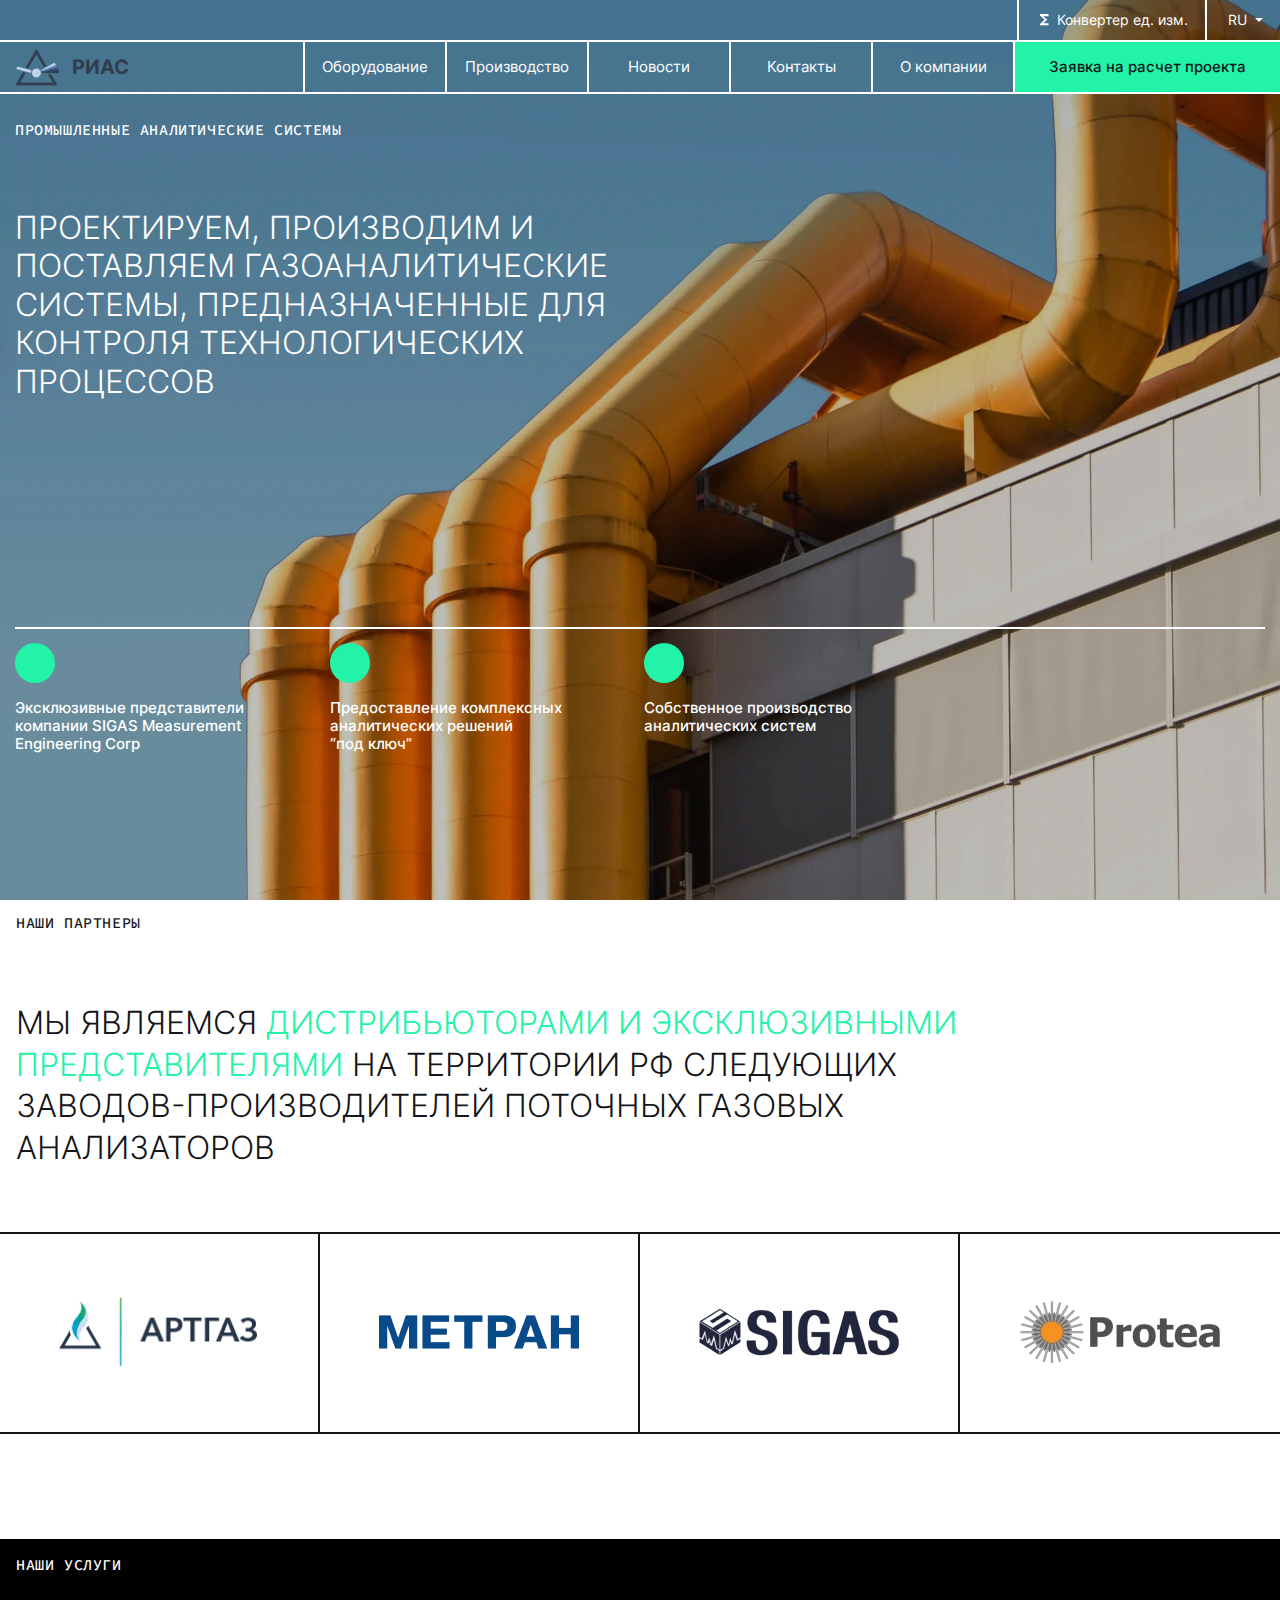
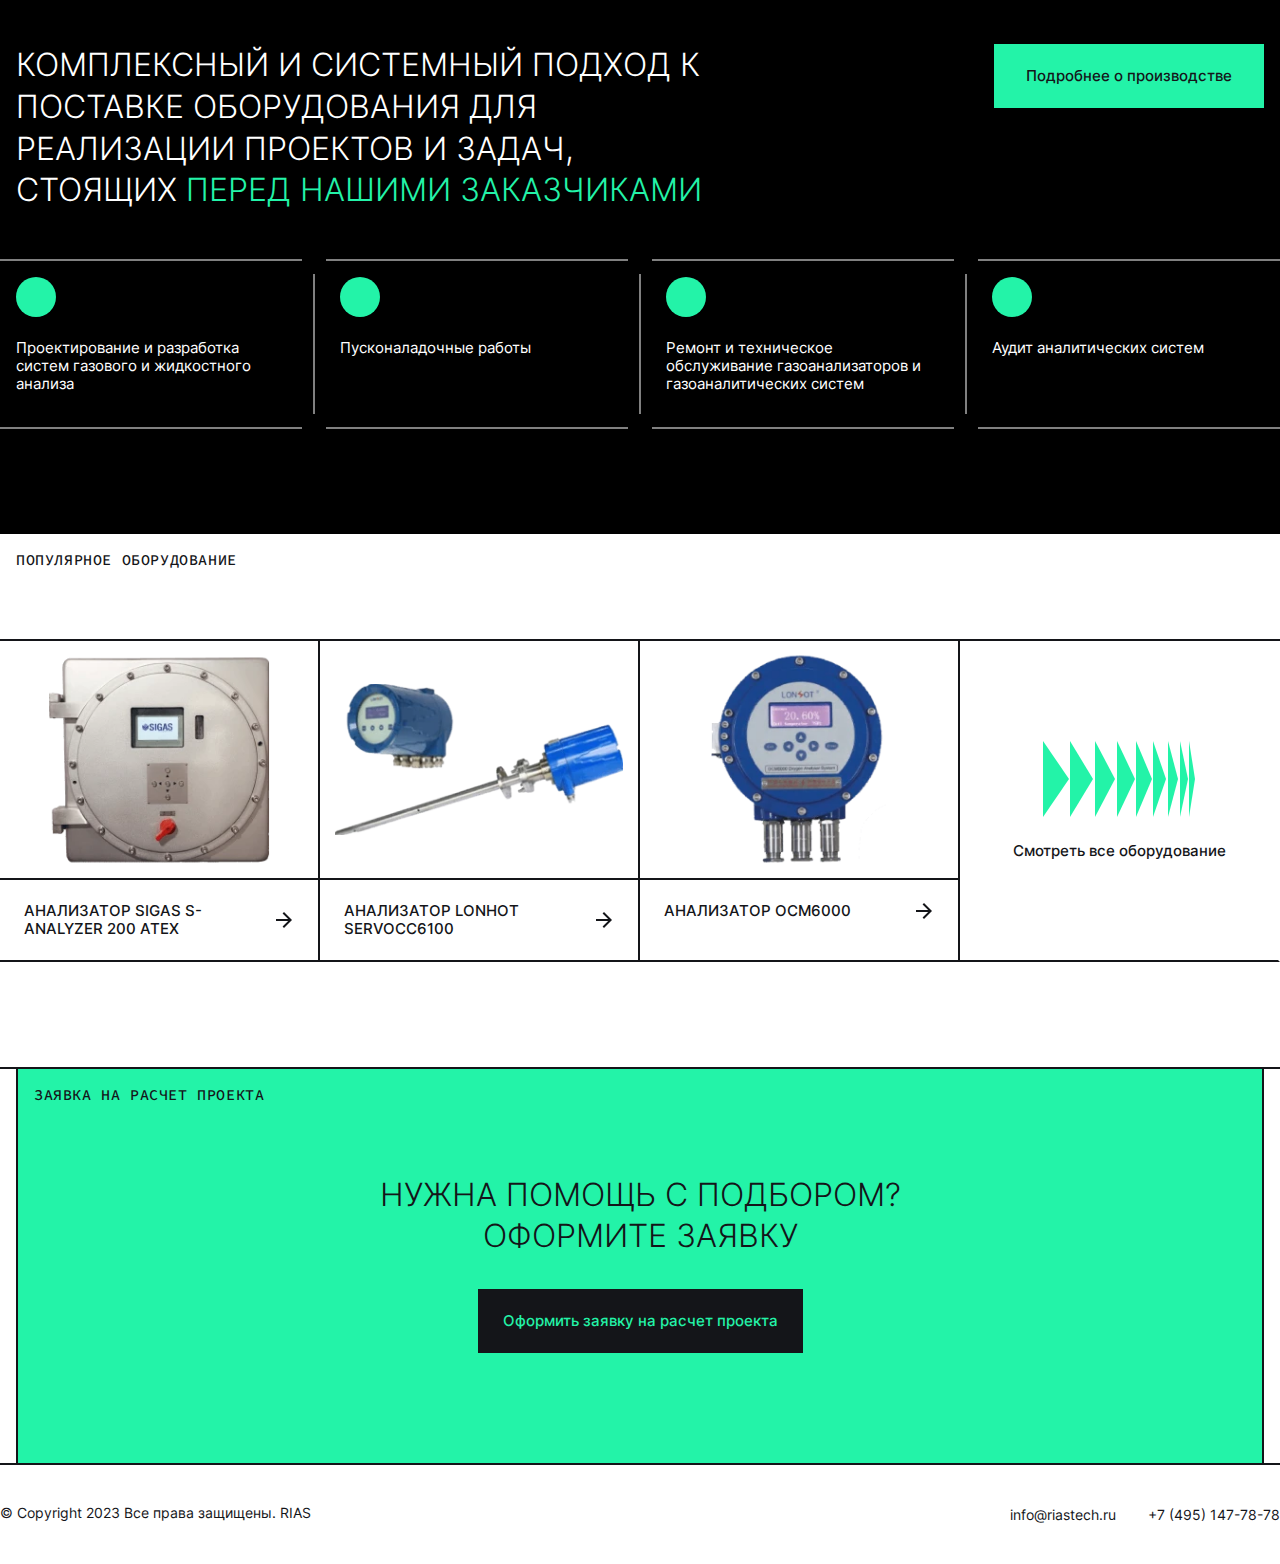
<file: index.html>
<!DOCTYPE html>
<html lang="ru">

<head>
	<meta charset="UTF-8">
	<meta name="viewport" content="width=device-width,initial-scale=1,minimum-scale=1">
	<meta name="format-detection" content="telephone=no">
	<link rel="shortcut icon" href="img/favicon.png">
	<title>РИАС</title>
	<style>
		:root{--swiper-theme-color:#007aff}html{line-height:1.15}body{margin:0}main{display:block}h1{font-size:2em;margin:.67em 0}a{background-color:transparent}img{border-style:none}button{font-family:inherit;font-size:100%;line-height:1.15;margin:0}button{overflow:visible}button{text-transform:none}@font-face{font-family:Inter;font-weight:300;font-display:swap;font-style:normal;src:url(fonts/Inter-Light.woff2) format("woff2"),url(fonts/Inter-Light.woff) format("woff")}@font-face{font-family:Inter;font-weight:400;font-display:swap;font-style:normal;src:url(fonts/Inter-Regular.woff2) format("woff2"),url(fonts/Inter-Regular.woff) format("woff")}@font-face{font-family:Inter;font-weight:500;font-display:swap;font-style:normal;src:url(fonts/Inter-Medium.woff2) format("woff2"),url(fonts/Inter-Medium.woff) format("woff")}@font-face{font-family:Inter;font-weight:600;font-display:swap;font-style:normal;src:url(fonts/Inter-SemiBold.woff2) format("woff2"),url(fonts/Inter-SemiBold.woff) format("woff")}@font-face{font-family:Inter;font-weight:700;font-display:swap;font-style:normal;src:url(fonts/Inter-Bold.woff2) format("woff2"),url(fonts/Inter-Bold.woff) format("woff")}@font-face{font-family:SourceCodePro;font-weight:500;font-display:swap;font-style:normal;src:url(fonts/SourceCodePro-Medium.woff2) format("woff2"),url(fonts/SourceCodePro-Medium.woff) format("woff")}:root{--color-primary:#23F3A8;--color-secondary:#ff8800;--color-black:#141519}*{box-sizing:border-box}html{height:100%}body{display:flex;flex-direction:column;min-width:320px;min-height:100%;font-family:Inter,sans-serif;color:var(--color-black)}h1,p,ul{margin:0;padding:0}ul{list-style:none}a{text-decoration:none;color:inherit}img{max-width:100%}button{padding:0;border:none;background:0 0}.container{max-width:1470px;margin:0 auto;padding:0 15px}.title1,.title1 h1{line-height:1.3;font-weight:300;text-transform:uppercase}.title1--white,.title1--white h1{color:#fff}.title1--lh-120,.title1--lh-120 h1{line-height:1.2}.title1,.title1 h1{font-size:32px}.text{font-size:15px;line-height:1.2}.btn{padding:23px 32px;display:inline-block;background-color:var(--color-primary);text-align:center;font-size:15px;font-weight:500;line-height:1.2}.btn--black{background-color:var(--color-black);color:var(--color-primary)}.logo{display:flex;align-items:center}.logo__img{object-fit:contain}.logo__text{font-size:20px;font-weight:700;line-height:1;color:#323d4f}.logo__text:not(:first-child){margin-left:12px}.menu__header{display:none}.menu__list{display:flex;align-items:center}.menu__item{position:relative}.menu__item--mobile{display:none}.menu__link{display:inline-block;min-width:159px;text-align:center;padding:21px 24px;border-left:2px solid var(--color-black);font-size:15px;color:var(--color-black)}.menu__link img{margin-right:8px}.menu__open{height:24px;display:none}.menu__lines{position:relative;z-index:6}.menu__lines,.menu__lines:after,.menu__lines:before{height:2px;background-color:var(--color-black);display:block;transform:rotate(0);width:18px}.menu__lines:after,.menu__lines:before{content:"";position:absolute;right:0}.menu__lines:before{transform:translateY(-5px)}.menu__lines:after{transform:translateY(5px)}.menu__lines--close{height:0}.menu__lines--close:before{transform:rotate(-45deg);background-color:var(--color-black)}.menu__lines--close:after{transform:rotate(45deg);background-color:var(--color-black)}.menu__lang-box{display:none}.menu__btn{display:none}.dropdown{position:relative}.dropdown__main{position:absolute;top:100%;left:0;z-index:1;display:none}.lang__toggle{display:flex;align-items:center;padding:12px 20px 12px 25px;color:var(--color-black);border-left:2px solid var(--color-black);font-size:14px}.lang__toggle:after{content:"";border:4px solid transparent;border-top:4px solid var(--color-black);display:inline-block;top:17px;margin-left:8px;transform:translateY(2px)}.lang__dropdown{right:0;left:unset}.lang__btns{border:2px solid var(--color-black);border-right:none;display:flex}.lang__btn{padding:21px 41px;min-width:138px}.lang__btn:not(:first-child){border-left:2px solid var(--color-black)}.lang--menu .lang__dropdown{right:-4px}.lang--menu .lang__btns{border:2px solid #fff}.lang--menu .lang__toggle{color:var(--color-black);border-left:none}.lang--menu .lang__toggle:after{border-top-color:var(--color-black)}.lang--menu .lang__btn{border-color:#fff}.header{position:absolute;left:0;top:0;z-index:20;width:100%;background:#fff}.header__top{border-bottom:2px solid var(--color-black)}.header__container{display: flex;}.header__top-links{margin-left:auto;min-width: 278px;display:flex;justify-content:flex-end}.header__top-link{display:flex;align-items:center;flex: 1 1 auto;padding:12px 20px 12px 25px;color:var(--color-black);border-left:2px solid var(--color-black);font-size:14px}.header__top-link svg{margin-right:8px}.header__top-link svg{fill:var(--color-black)}.header__lang{width:82.5px}.header__bottom{border-bottom:2px solid var(--color-black)}.header__bottom-content{padding-left:16px;width: 100%;display:flex;align-items:center}.header__mobile-links{display:none}.header__mobile-link{font-size:14px;color:var(--color-black)}.header__menu{margin-left:auto}.header__btn{padding:21px 41px;min-width: 278px;border-left:2px solid var(--color-black)}.header--index:not(.header--fixed){background:0 0}.header--index:not(.header--fixed) .header__top{border-color:#fff}.header--index:not(.header--fixed) .header__top-link{color:#fff;border-color:#fff}.header--index:not(.header--fixed) .header__top-link svg{fill:#fff}.header--index:not(.header--fixed) .header__lang .lang__toggle{color:#fff;border-color:#fff}.header--index:not(.header--fixed) .header__lang .lang__toggle:after{border-top-color:#fff}.header--index:not(.header--fixed) .header__lang .lang__btns{border-color:#fff}.header--index:not(.header--fixed) .header__lang .lang__btn:not(:first-child){border-color:#fff}.header--index:not(.header--fixed) .header__menu .menu__link{color:#fff;border-color:#fff}.header--index:not(.header--fixed) .header__bottom{border-color:#fff}.header--index:not(.header--fixed) .header__btn{border-color:#fff}.breadcrumbs{padding-bottom:88px}.breadcrumbs__list{display:flex;align-items:center;font-family:SourceCodePro,sans-serif;line-height:1.27;font-size:15px;font-weight:500;letter-spacing:.04em;overflow-x:auto}.breadcrumbs__item{flex:0 0 auto;display:flex;align-items:center}.breadcrumbs__current{color:inherit;text-transform:uppercase}.breadcrumbs__current{flex:0 0 auto}.breadcrumbs--white{color:#fff}.main{padding-top:120px;overflow:hidden}.main__title{margin-bottom: 80px;padding: 0 16px;}.main__title h1,.main__title h2{text-transform: none;}.banner{position:relative;margin-top:-120px;padding-top:120px;padding-bottom:60px;min-height:max(900px,100vh)}.webp .banner{background: url(../img/banner.webp) center/cover no-repeat;background-position-y: 44%;}.no-webp .banner{background: url(../img/banner.jpg) center/cover no-repeat;background-position-y: 44%;}.banner:before{content:"";position:absolute;left:0;top:0;width:100%;height:100%;background:rgba(0,0,0,.25)}.banner__content{position:relative;z-index:1;padding:0 16px}.banner__title{max-width:600px;color:#fff;text-transform:uppercase}.banner__features{margin-top:64px}.banner__features-list{margin:-16px -8px;display:flex;flex-wrap:wrap}.banner__features--indent{margin-top:290px;padding-top:14px;border-top:2px solid #fff}.banner__feature{display:flex;align-items:center;width:calc(25% - 18px);margin:16px 8px}.banner__feature:before{content:"";margin-right:24px;flex:0 0 auto;background-color:var(--color-primary);width:54px;height:54px;border-radius:50%}.banner__feature-text{max-width:250px;color:#fff}.banner__feature--vertical{flex-direction:column;align-items:flex-start}.banner__feature--vertical:before{margin-bottom:16px;margin-right:0;width:40px;height:40px}.banner__feature--vertical .banner__feature-text{max-width:240px;font-weight:500}.contacts__item:first-child{grid-area:A}.contacts__item:nth-child(2){grid-area:B}.contacts__item:nth-child(3){grid-area:C}.contacts__item:nth-child(4){grid-area:D}.contacts__item:nth-child(5){grid-area:E}.contacts__item:nth-child(6){grid-area:F;border-right-color:transparent}.contacts__item:nth-child(7){grid-area:G}.contacts__item:nth-child(8){grid-area:H;border-right-color:transparent}@media (max-width:1480px){.header__container{padding-right:0}}@media (max-width:1320px){.menu__link{min-width:142px;padding:16px}.lang__toggle{padding-right:17px;padding-left:21px}.lang__btn{padding-top:16px;padding-bottom:16px;min-width:130.5px}.header__top-links{min-width: 263px;}.header__top-link{padding-right:17px;padding-left:21px}.header__lang{width:auto}.header__bottom-content{padding-left:0}.header__btn{padding:16px 34px;min-width: 263px;}.banner{min-height:max(700px,100vh)}.banner__content{padding:0}.banner__features--indent{margin-top:226px}.breadcrumbs{padding-bottom:70px}}@media (max-width:1140px){.title1,.title1 h1{font-size:30px}.menu__link{min-width:auto;padding:14px 16px}.lang__toggle{padding:11px 7px 11px 15px}.lang__btn{padding-top:13.5px;padding-bottom:13px;min-width:114.5px}.header__top-links{min-width: 231px;}.header__top-link{padding:11px 7px 11px 15px}.header__btn{padding:14px 24px;min-width: 231px;font-size:14px}.breadcrumbs{padding-bottom:54px}.banner__feature{width:calc(50% - 18px)}.banner__feature--vertical{width:calc(25% - 18px)}}@media (max-width:991px){.title1,.title1 h1{font-size:28px}.text{font-size:14px}.logo__img{max-height:36px;max-width:41px}.logo__text{font-size:18px}.logo__text:not(:first-child){margin-left:10px}.btn{padding:19px 28px}.menu{position:relative}.menu__header{display:flex;justify-content:space-between}.menu__title{padding:21px 8px 19px 8px;font-size:18px;line-height:1.2;text-transform:uppercase}.menu__open{display:block;position:relative;z-index:0}.menu__close{padding:0 22px;background:#fff;border-left:2px solid var(--color-black)}.menu__content{position:fixed;left:0;top:0;z-index:3;transform:translateX(100%);display:flex;flex-direction:column;width:100%;height:100%;background-color:var(--color-primary);opacity:0;visibility:hidden;overflow-y:auto}.menu__list{justify-content:flex-start;align-items:center;flex-direction:column}.menu__item{width:100%}.menu__item--mobile{display:flex}.menu__link{display:flex;align-items:center;justify-content:center;padding-top:20px;padding-bottom:20px;width:100%;border-top:2px solid var(--color-black);border-left:none;font-size:14px;color:var(--color-black)}.menu__lang-box{padding-top:15px;padding-left:8px;padding-right:12px;display:flex;align-items:center;justify-content:space-between;border-top:2px solid var(--color-black);font-size:14px}.menu__lang-box:not(:last-child){margin-bottom:30px}.menu__btn{display:inline-block;margin:auto 8px 8px;padding-top:24px;padding-bottom:24px;font-size:14px}.header__container{padding-left:0}.header__top{display:none}.header__bottom-content{flex-wrap:wrap}.header__logo{padding:10px 0;width:100%;justify-content:center;border-bottom:2px solid var(--color-black)}.header__mobile-links{display:flex;width:calc(100% - 48px)}.header__mobile-link{padding:14px;border-right:2px solid var(--color-black);flex:1 1 100%;max-width:170px;text-align:center}.header__menu{margin-right:15px}.header__btn{padding-top:15px;padding-bottom:15px;border-left:none;border-top:2px solid var(--color-black);width:100%}.header--index:not(.header--fixed) .header__btn,.header--index:not(.header--fixed) .header__logo,.header--index:not(.header--fixed) .header__mobile-link{border-color:#fff}.header--index:not(.header--fixed) .header__mobile-link{color:#fff}.header--index:not(.header--fixed) .header__menu .menu__link{color:var(--color-black);border-color:var(--color-black)}.header--index:not(.header--fixed) .header__menu .menu__open .menu__lines,.header--index:not(.header--fixed) .header__menu .menu__open .menu__lines:after,.header--index:not(.header--fixed) .header__menu .menu__open .menu__lines:before{background-color:#fff}.main{padding-top:170px}.banner{margin-top:-170px;padding-top:170px}.banner__title{max-width:620px}.banner__feature{width:calc(50% - 16px)}.breadcrumbs{padding-bottom:40px}}@media (max-width:767px){.container{padding:0 8px}.title1,.title1 h1{font-size:22px;font-weight:400}.text{font-size:13px}.logo__img{max-height:28px;max-width:32px}.logo__text{font-size:16px}.logo__text:not(:first-child){margin-left:8px}.btn{font-size:14px;padding:16px 24px}.header__container{padding:0}.main{padding-top:155px}.banner{margin-top:-155px;padding-top:155px;padding-bottom:32px}.banner__title{max-width:480px}.banner__features--indent{padding-top:24px}.banner__feature{flex-direction:column;align-items:flex-start}.banner__feature:before{margin-bottom:12px;width:32px;height:32px}.banner__feature-text{font-size:13px;font-weight:500}.breadcrumbs{padding-bottom:32px}.breadcrumbs__list{font-size:14px}}@media (max-width:480px){.title1,.title1 h1{font-size:18px}.banner__title{max-width:390px}}
	</style>
	<link href="css/swiper.min.css" rel="preload" as="style" onload="this.onload=null;this.rel='stylesheet'">
	<link href="css/overlayscrollbars.min.css" rel="preload" as="style" onload="this.onload=null;this.rel='stylesheet'">
	<link href="css/normalize.css?v=14" rel="preload" as="style" onload="this.onload=null;this.rel='stylesheet'">
	<link href="css/fonts.css?v=14" rel="preload" as="style" onload="this.onload=null;this.rel='stylesheet'">
	<link href="css/main.css?v=14" rel="preload" as="style" onload="this.onload=null;this.rel='stylesheet'">
	<link href="css/media.css?v=14" rel="preload" as="style" onload="this.onload=null;this.rel='stylesheet'">
	<noscript>
		<link href="css/swiper.min.css" rel="stylesheet">
		<link href="css/overlayscrollbars.min.css" rel="stylesheet">
		<link href="css/normalize.css?v=14" rel="stylesheet">
		<link href="css/fonts.css?v=14" rel="stylesheet">
		<link href="css/main.css?v=14" rel="stylesheet">
		<link href="css/media.css?v=14" rel="stylesheet">
	</noscript>
</head>

<body class="body">
	<header class="header header--index">
		<div class="header__top">
			<div class="container header__container">
				<div class="header__top-links">
					<a class="link header__top-link" href="converter.html">
						<svg width="9" height="12" viewBox="0 0 9 12" fill="none" xmlns="http://www.w3.org/2000/svg">
							<path
								d="M0 11.3333V9.91667L4.60417 5.66667L0 1.41667V0H8.5V2.125H3.38229L7.18958 5.66667L3.38229 9.20833H8.5V11.3333H0Z" />
						</svg>
						Конвертер ед. изм.
					</a>
					<div class="lang dropdown header__lang">
						<button class="link lang__toggle dropdown__btn">RU</button>
						<div class="lang__dropdown dropdown__main">
							<div class="lang__btns">
								<a class="btn lang__btn" href="index.html">RU</a>
								<a class="btn lang__btn" href="index.html">EN</a>
							</div>
						</div>
					</div>
				</div>
			</div>
		</div>
		<div class="header__bottom">
			<div class="container header__container">
				<div class="header__bottom-content">
					<a class="logo header__logo" href="index.html">
						<img class="logo__img" src="img/logo.png" width="45" height="40" alt="">
						<span class="logo__text">РИАС</span>
					</a>
					<div class="header__mobile-links">
						<a class="link header__mobile-link" href="catalog.html">Оборудование</a>
						<a class="link header__mobile-link" href="contacts.html">Контакты</a>
					</div>
					<nav class="menu header__menu">
						<div class="menu__content">
							<div class="menu__header">
								<div class="menu__title">Меню сайта</div>
								<button class="menu__close">
									<span class="menu__lines menu__lines--close"></span>
								</button>
							</div>
							<ul class="menu__list">
								<li class="menu__item">
									<a class="menu__link" href="catalog.html">Оборудование</a>
								</li>
								<li class="menu__item">
									<a class="menu__link" href="services.html">Производство</a>
								</li>
								<li class="menu__item">
									<a class="menu__link" href="news.html">Новости</a>
								</li>
								<li class="menu__item">
									<a class="menu__link" href="contacts.html">Контакты</a>
								</li>
								<li class="menu__item">
									<a class="menu__link" href="company.html">О компании</a>
								</li>
								<li class="menu__item menu__item--mobile">
									<a class="menu__link" href="converter.html">
										<img src="img/icons/converter-black.svg" width="10" height="12" alt="">
										Конвертер ед. изм.
									</a>
								</li>
							</ul>
							<div class="menu__lang-box">
								<span>Язык на сайте:</span>
								<div class="lang lang--menu dropdown">
									<button class="link lang__toggle dropdown__btn">RU</button>
									<div class="lang__dropdown dropdown__main">
										<div class="lang__btns">
											<a class="btn btn--black lang__btn" href="index.html">RU</a>
											<a class="btn btn--black lang__btn" href="index.html">EN</a>
										</div>
									</div>
								</div>
							</div>
							<a class="btn btn--black menu__btn" href="application.html">Заявка на расчет проекта</a>
						</div>
						<button class="menu__open">
							<span class="menu__lines"></span>
						</button>
					</nav>
					<a class="btn header__btn" href="application.html">Заявка на расчет проекта</a>
				</div>
			</div>
		</div>
	</header>

	<main class="main">
		<section class="banner banner--index">
			<div class="container">
				<div class="banner__content">
					<div class="breadcrumbs breadcrumbs--white banner__breadcrumbs">
						<div class="breadcrumbs__list">
							<div class="breadcrumbs__item">
								<span class="breadcrumbs__current">Промышленные аналитические системы</span>
							</div>
						</div>
					</div>
					<div class="title1 title1--white title1--lh-120 banner__title">
						<h1>Проектируем, производим и поставляем
							газоаналитические системы,
							предназначенные для контроля технологических процессов</h1>
					</div>
					<div class="banner__features banner__features--indent">
						<div class="banner__features-list">
							<div class="banner__feature banner__feature--vertical">
								<p class="text banner__feature-text">Эксклюзивные представители компании SIGAS Measurement Engineering
									Corp</p>
							</div>
							<div class="banner__feature banner__feature--vertical">
								<p class="text banner__feature-text">Предоставление комплексных аналитических решений “под&nbsp;ключ”
								</p>
							</div>
							<div class="banner__feature banner__feature--vertical">
								<p class="text banner__feature-text">Собственное производство аналитических систем</p>
							</div>
						</div>
					</div>
				</div>
			</div>
		</section>

		<section class="partners">
			<div class="container container--xl">
				<div class="partners__content">
					<div class="partners__info">
						<div class="breadcrumbs">
							<div class="breadcrumbs__list">
								<div class="breadcrumbs__item">
									<span class="breadcrumbs__current">Наши партнеры</span>
								</div>
							</div>
						</div>
						<div class="title1 partners__title">
							<h2>Мы являемся <b>дистрибьюторами и эксклюзивными
									представителями</b> на территории РФ следующих заводов-производителей поточных газовых анализаторов
							</h2>
						</div>
					</div>
					<div class="partners__list">
						<div class="partners__item">
							<picture>
								<source srcset="img/partners/artgaz.webp" type="image/webp">
								<source srcset="img/partners/artgaz.png" type="image/png">
								<img class="partners__item-img" src="img/partners/artgaz.png" width="200" height="70" alt="">
							</picture>
						</div>
						<div class="partners__item">
							<picture>
								<source srcset="img/partners/metran.webp" type="image/webp">
								<source srcset="img/partners/metran.png" type="image/png">
								<img class="partners__item-img" src="img/partners/metran.png" width="200" height="34" alt="">
							</picture>
						</div>
						<div class="partners__item">
							<picture>
								<source srcset="img/partners/sigas.webp" type="image/webp">
								<source srcset="img/partners/sigas.png" type="image/png">
								<img class="partners__item-img" src="img/partners/sigas.png" width="200" height="48" alt="">
							</picture>
						</div>
						<div class="partners__item">
							<picture>
								<source srcset="img/partners/protea.webp" type="image/webp">
								<source srcset="img/partners/protea.png" type="image/png">
								<img class="partners__item-img" src="img/partners/protea.png" width="200" height="64" alt="">
							</picture>
						</div>
					</div>
				</div>
			</div>
		</section>

		<section class="services">
			<div class="container container--xl">
				<div class="services__content">
					<div class="breadcrumbs breadcrumbs--white services__breadcrumbs">
						<div class="breadcrumbs__list">
							<div class="breadcrumbs__item">
								<span class="breadcrumbs__current">Наши услуги</span>
							</div>
						</div>
					</div>
					<div class="services__main">
						<div class="title1 title1--white services__title">
							<h2>комплексный и системный подход к поставке оборудования для
								реализации проектов и задач, стоящих <b>перед нашими заказчиками</b></h2>
						</div>
						<a class="btn services__btn" href="services.html">Подробнее о производстве</a>
						<div class="services__list-box">
							<div class="services__list">
								<div class="services__item">
									<div class="services__item-content">
										<p class="text services__item-text">Проектирование и разработка систем газового и жидкостного
											анализа
										</p>
									</div>
								</div>
								<div class="services__item">
									<div class="services__item-content">
										<p class="text services__item-text">Пусконаладочные работы</p>
									</div>
								</div>
								<div class="services__item">
									<div class="services__item-content">
										<p class="text services__item-text">Ремонт и техническое обслуживание газоанализаторов и
											газоаналитических систем</p>
									</div>
								</div>
								<div class="services__item">
									<div class="services__item-content">
										<p class="text services__item-text">Аудит аналитических систем</p>
									</div>
								</div>
							</div>
						</div>
					</div>
				</div>
			</div>
		</section>

		<section class="products">
			<div class="container container--xl">
				<div class="products__content">
					<div class="products__info">
						<div class="breadcrumbs">
							<div class="breadcrumbs__list">
								<div class="breadcrumbs__item">
									<span class="breadcrumbs__current">Популярное оборудование</span>
								</div>
							</div>
						</div>
					</div>
					<div class="products__list">
						<div class="product-card products__item">
							<div class="product-card__img">
								<picture>
									<source srcset="img/products/1.webp" type="image/webp">
									<source srcset="img/products/1.png" type="image/png">
									<img src="img/products/1.png" width="234" height="218" alt="">
								</picture>
							</div>
							<div class="product-card__info">
								<h3 class="product-card__name">
									<a href="#">
										<span>Анализатор Sigas S-Analyzer 200 ATEX</span>
									</a>
								</h3>
							</div>
						</div>
						<div class="product-card products__item">
							<div class="product-card__img">
								<picture>
									<source srcset="img/products/2.webp" type="image/webp">
									<source srcset="img/products/2.png" type="image/png">
									<img src="img/products/2.png" width="302" height="158" alt="">
								</picture>
							</div>
							<div class="product-card__info">
								<h3 class="product-card__name">
									<a href="#">
										<span>Анализатор Lonhot Servocc6100</span>
									</a>
								</h3>
							</div>
						</div>
						<div class="product-card products__item">
							<div class="product-card__img">
								<picture>
									<source srcset="img/products/3.webp" type="image/webp">
									<source srcset="img/products/3.png" type="image/png">
									<img src="img/products/3.png" width="186" height="218" alt="">
								</picture>
							</div>
							<div class="product-card__info">
								<h3 class="product-card__name">
									<a href="#">
										<span>Анализатор OCM6000</span>
									</a>
								</h3>
							</div>
						</div>
						<div class="product-card products__item">
							<a class="product-card__more" href="catalog.html">
								<div class="product-card__more-img">
									<img src="img/arrows-right.svg" width="152" height="76" alt="">
								</div>
								<span class="product-card__more-text">Смотреть все оборудование</span>
							</a>
						</div>
					</div>
				</div>
			</div>
		</section>

		<section class="callback">
			<div class="container container--xl">
				<div class="callback__content">
					<div class="callback__main">
						<div class="breadcrumbs">
							<div class="breadcrumbs__list">
								<div class="breadcrumbs__item">
									<span class="breadcrumbs__current">Заявка на расчет проекта</span>
								</div>
							</div>
						</div>
						<div class="callback__info">
							<div class="title1 callback__title">
								<h2>Нужна помощь с подбором? Оформите заявку</h2>
							</div>
							<a class="btn btn--black callback__btn" href="application.html">Оформить заявку на расчет проекта</a>
						</div>
					</div>
				</div>
			</div>
		</section>

	</main>

	<footer class="footer">
		<div class="container">
			<div class="footer__content">
				<div class="footer__copyright">© Copyright 2023 Все права защищены. RIAS</div>
				<ul class="footer__menu">
					<li class="footer__menu-item">
						<a class="link footer__menu-link" href="mailto:info@riastech.ru">info@riastech.ru</a>
					</li>
					<li class="footer__menu-item">
						<a class="link footer__menu-link" href="tel:+74951477878">+7 (495) 147-78-78</a>
					</li>
				</ul>
			</div>
		</div>
	</footer>

	<script src="js/modernizr.min.js"></script>
	<script src="js/overlayscrollbars.min.js"></script>
	<script src="js/swiper-bundle.min.js"></script>
	<script src="js/main.js?v=14"></script>

</body>

</html>
</file>
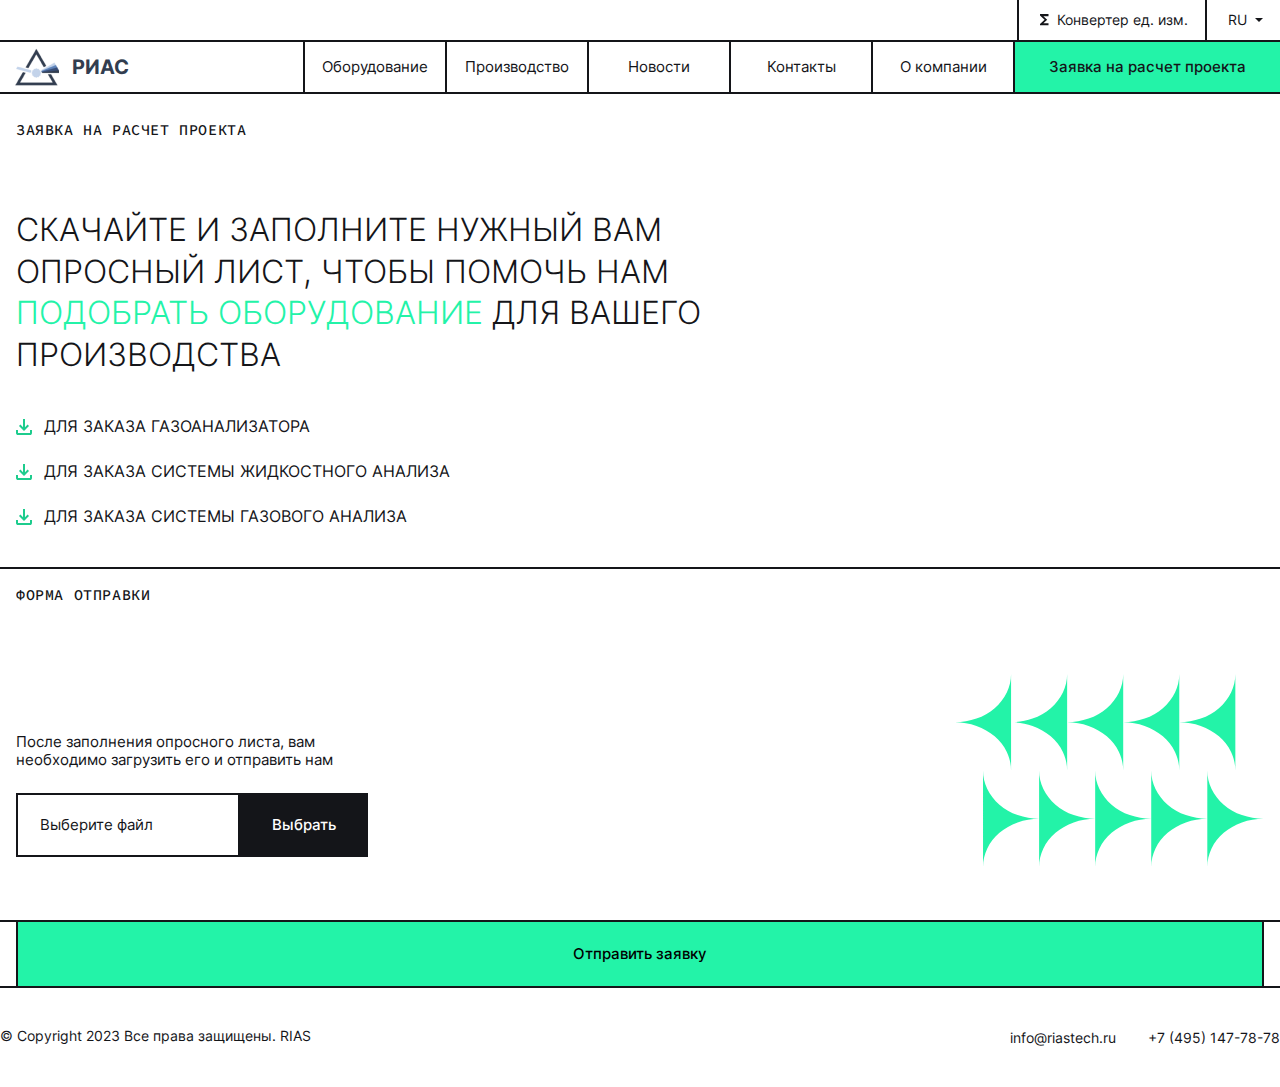
<file: application.html>
<!DOCTYPE html>
<html lang="ru">

<head>
	<meta charset="UTF-8">
	<meta name="viewport" content="width=device-width, initial-scale=1.0, minimum-scale=1">
	<meta name="format-detection" content="telephone=no">
	<link rel="shortcut icon" href="img/favicon.png">
	<title>РИАС | Заявка на расчет проекта</title>
	<style>
		:root{--swiper-theme-color:#007aff}html{line-height:1.15}body{margin:0}main{display:block}h1{font-size:2em;margin:.67em 0}a{background-color:transparent}img{border-style:none}button{font-family:inherit;font-size:100%;line-height:1.15;margin:0}button{overflow:visible}button{text-transform:none}@font-face{font-family:Inter;font-weight:300;font-display:swap;font-style:normal;src:url(fonts/Inter-Light.woff2) format("woff2"),url(fonts/Inter-Light.woff) format("woff")}@font-face{font-family:Inter;font-weight:400;font-display:swap;font-style:normal;src:url(fonts/Inter-Regular.woff2) format("woff2"),url(fonts/Inter-Regular.woff) format("woff")}@font-face{font-family:Inter;font-weight:500;font-display:swap;font-style:normal;src:url(fonts/Inter-Medium.woff2) format("woff2"),url(fonts/Inter-Medium.woff) format("woff")}@font-face{font-family:Inter;font-weight:600;font-display:swap;font-style:normal;src:url(fonts/Inter-SemiBold.woff2) format("woff2"),url(fonts/Inter-SemiBold.woff) format("woff")}@font-face{font-family:Inter;font-weight:700;font-display:swap;font-style:normal;src:url(fonts/Inter-Bold.woff2) format("woff2"),url(fonts/Inter-Bold.woff) format("woff")}@font-face{font-family:SourceCodePro;font-weight:500;font-display:swap;font-style:normal;src:url(fonts/SourceCodePro-Medium.woff2) format("woff2"),url(fonts/SourceCodePro-Medium.woff) format("woff")}:root{--color-primary:#23F3A8;--color-secondary:#ff8800;--color-black:#141519}*{box-sizing:border-box}html{height:100%}body{display:flex;flex-direction:column;min-width:320px;min-height:100%;font-family:Inter,sans-serif;color:var(--color-black)}h1,p,ul{margin:0;padding:0}ul{list-style:none}a{text-decoration:none;color:inherit}img{max-width:100%}button{padding:0;border:none;background:0 0}.container{max-width:1470px;margin:0 auto;padding:0 15px}.title1,.title1 h1{line-height:1.3;font-weight:300;text-transform:uppercase}.title1--white,.title1--white h1{color:#fff}.title1--lh-120,.title1--lh-120 h1{line-height:1.2}.title1,.title1 h1{font-size:32px}.text{font-size:15px;line-height:1.2}.btn{padding:23px 32px;display:inline-block;background-color:var(--color-primary);text-align:center;font-size:15px;font-weight:500;line-height:1.2}.btn--black{background-color:var(--color-black);color:var(--color-primary)}.logo{display:flex;align-items:center}.logo__img{object-fit:contain}.logo__text{font-size:20px;font-weight:700;line-height:1;color:#323d4f}.logo__text:not(:first-child){margin-left:12px}.menu__header{display:none}.menu__list{display:flex;align-items:center}.menu__item{position:relative}.menu__item--mobile{display:none}.menu__link{display:inline-block;min-width:159px;text-align:center;padding:21px 24px;border-left:2px solid var(--color-black);font-size:15px;color:var(--color-black)}.menu__link img{margin-right:8px}.menu__open{height:24px;display:none}.menu__lines{position:relative;z-index:6}.menu__lines,.menu__lines:after,.menu__lines:before{height:2px;background-color:var(--color-black);display:block;transform:rotate(0);width:18px}.menu__lines:after,.menu__lines:before{content:"";position:absolute;right:0}.menu__lines:before{transform:translateY(-5px)}.menu__lines:after{transform:translateY(5px)}.menu__lines--close{height:0}.menu__lines--close:before{transform:rotate(-45deg);background-color:var(--color-black)}.menu__lines--close:after{transform:rotate(45deg);background-color:var(--color-black)}.menu__lang-box{display:none}.menu__btn{display:none}.dropdown{position:relative}.dropdown__main{position:absolute;top:100%;left:0;z-index:1;display:none}.lang__toggle{display:flex;align-items:center;padding:12px 20px 12px 25px;color:var(--color-black);border-left:2px solid var(--color-black);font-size:14px}.lang__toggle:after{content:"";border:4px solid transparent;border-top:4px solid var(--color-black);display:inline-block;top:17px;margin-left:8px;transform:translateY(2px)}.lang__dropdown{right:0;left:unset}.lang__btns{border:2px solid var(--color-black);border-right:none;display:flex}.lang__btn{padding:21px 41px;min-width:138px}.lang__btn:not(:first-child){border-left:2px solid var(--color-black)}.lang--menu .lang__dropdown{right:-4px}.lang--menu .lang__btns{border:2px solid #fff}.lang--menu .lang__toggle{color:var(--color-black);border-left:none}.lang--menu .lang__toggle:after{border-top-color:var(--color-black)}.lang--menu .lang__btn{border-color:#fff}.header{position:absolute;left:0;top:0;z-index:20;width:100%;background:#fff}.header__top{border-bottom:2px solid var(--color-black)}.header__container{display: flex;}.header__top-links{margin-left:auto;min-width: 278px;display:flex;justify-content:flex-end}.header__top-link{display:flex;align-items:center;flex: 1 1 auto;padding:12px 20px 12px 25px;color:var(--color-black);border-left:2px solid var(--color-black);font-size:14px}.header__top-link svg{margin-right:8px}.header__top-link svg{fill:var(--color-black)}.header__lang{width:82.5px}.header__bottom{border-bottom:2px solid var(--color-black)}.header__bottom-content{padding-left:16px;width: 100%;display:flex;align-items:center}.header__mobile-links{display:none}.header__mobile-link{font-size:14px;color:var(--color-black)}.header__menu{margin-left:auto}.header__btn{padding:21px 41px;min-width: 278px;border-left:2px solid var(--color-black)}.header--index:not(.header--fixed){background:0 0}.header--index:not(.header--fixed) .header__top{border-color:#fff}.header--index:not(.header--fixed) .header__top-link{color:#fff;border-color:#fff}.header--index:not(.header--fixed) .header__top-link svg{fill:#fff}.header--index:not(.header--fixed) .header__lang .lang__toggle{color:#fff;border-color:#fff}.header--index:not(.header--fixed) .header__lang .lang__toggle:after{border-top-color:#fff}.header--index:not(.header--fixed) .header__lang .lang__btns{border-color:#fff}.header--index:not(.header--fixed) .header__lang .lang__btn:not(:first-child){border-color:#fff}.header--index:not(.header--fixed) .header__menu .menu__link{color:#fff;border-color:#fff}.header--index:not(.header--fixed) .header__bottom{border-color:#fff}.header--index:not(.header--fixed) .header__btn{border-color:#fff}.breadcrumbs{padding-bottom:88px}.breadcrumbs__list{display:flex;align-items:center;font-family:SourceCodePro,sans-serif;line-height:1.27;font-size:15px;font-weight:500;letter-spacing:.04em;overflow-x:auto}.breadcrumbs__item{flex:0 0 auto;display:flex;align-items:center}.breadcrumbs__current{color:inherit;text-transform:uppercase}.breadcrumbs__current{flex:0 0 auto}.breadcrumbs--white{color:#fff}.main{padding-top:120px;overflow:hidden}.main__title{margin-bottom: 80px;padding: 0 16px;}.main__title h1,.main__title h2{text-transform: none;}.banner{position:relative;margin-top:-120px;padding-top:120px;padding-bottom:60px;min-height:max(900px,100vh)}.webp .banner{background: url(../img/banner.webp) center/cover no-repeat;background-position-y: 44%;}.no-webp .banner{background: url(../img/banner.jpg) center/cover no-repeat;background-position-y: 44%;}.banner:before{content:"";position:absolute;left:0;top:0;width:100%;height:100%;background:rgba(0,0,0,.25)}.banner__content{position:relative;z-index:1;padding:0 16px}.banner__title{max-width:600px;color:#fff;text-transform:uppercase}.banner__features{margin-top:64px}.banner__features-list{margin:-16px -8px;display:flex;flex-wrap:wrap}.banner__features--indent{margin-top:290px;padding-top:14px;border-top:2px solid #fff}.banner__feature{display:flex;align-items:center;width:calc(25% - 18px);margin:16px 8px}.banner__feature:before{content:"";margin-right:24px;flex:0 0 auto;background-color:var(--color-primary);width:54px;height:54px;border-radius:50%}.banner__feature-text{max-width:250px;color:#fff}.banner__feature--vertical{flex-direction:column;align-items:flex-start}.banner__feature--vertical:before{margin-bottom:16px;margin-right:0;width:40px;height:40px}.banner__feature--vertical .banner__feature-text{max-width:240px;font-weight:500}.contacts__item:first-child{grid-area:A}.contacts__item:nth-child(2){grid-area:B}.contacts__item:nth-child(3){grid-area:C}.contacts__item:nth-child(4){grid-area:D}.contacts__item:nth-child(5){grid-area:E}.contacts__item:nth-child(6){grid-area:F;border-right-color:transparent}.contacts__item:nth-child(7){grid-area:G}.contacts__item:nth-child(8){grid-area:H;border-right-color:transparent}@media (max-width:1480px){.header__container{padding-right:0}}@media (max-width:1320px){.menu__link{min-width:142px;padding:16px}.lang__toggle{padding-right:17px;padding-left:21px}.lang__btn{padding-top:16px;padding-bottom:16px;min-width:130.5px}.header__top-links{min-width: 263px;}.header__top-link{padding-right:17px;padding-left:21px}.header__lang{width:auto}.header__bottom-content{padding-left:0}.header__btn{padding:16px 34px;min-width: 263px;}.banner{min-height:max(700px,100vh)}.banner__content{padding:0}.banner__features--indent{margin-top:226px}.breadcrumbs{padding-bottom:70px}}@media (max-width:1140px){.title1,.title1 h1{font-size:30px}.menu__link{min-width:auto;padding:14px 16px}.lang__toggle{padding:11px 7px 11px 15px}.lang__btn{padding-top:13.5px;padding-bottom:13px;min-width:114.5px}.header__top-links{min-width: 231px;}.header__top-link{padding:11px 7px 11px 15px}.header__btn{padding:14px 24px;min-width: 231px;font-size:14px}.breadcrumbs{padding-bottom:54px}.banner__feature{width:calc(50% - 18px)}.banner__feature--vertical{width:calc(25% - 18px)}}@media (max-width:991px){.title1,.title1 h1{font-size:28px}.text{font-size:14px}.logo__img{max-height:36px;max-width:41px}.logo__text{font-size:18px}.logo__text:not(:first-child){margin-left:10px}.btn{padding:19px 28px}.menu{position:relative}.menu__header{display:flex;justify-content:space-between}.menu__title{padding:21px 8px 19px 8px;font-size:18px;line-height:1.2;text-transform:uppercase}.menu__open{display:block;position:relative;z-index:0}.menu__close{padding:0 22px;background:#fff;border-left:2px solid var(--color-black)}.menu__content{position:fixed;left:0;top:0;z-index:3;transform:translateX(100%);display:flex;flex-direction:column;width:100%;height:100%;background-color:var(--color-primary);opacity:0;visibility:hidden;overflow-y:auto}.menu__list{justify-content:flex-start;align-items:center;flex-direction:column}.menu__item{width:100%}.menu__item--mobile{display:flex}.menu__link{display:flex;align-items:center;justify-content:center;padding-top:20px;padding-bottom:20px;width:100%;border-top:2px solid var(--color-black);border-left:none;font-size:14px;color:var(--color-black)}.menu__lang-box{padding-top:15px;padding-left:8px;padding-right:12px;display:flex;align-items:center;justify-content:space-between;border-top:2px solid var(--color-black);font-size:14px}.menu__lang-box:not(:last-child){margin-bottom:30px}.menu__btn{display:inline-block;margin:auto 8px 8px;padding-top:24px;padding-bottom:24px;font-size:14px}.header__container{padding-left:0}.header__top{display:none}.header__bottom-content{flex-wrap:wrap}.header__logo{padding:10px 0;width:100%;justify-content:center;border-bottom:2px solid var(--color-black)}.header__mobile-links{display:flex;width:calc(100% - 48px)}.header__mobile-link{padding:14px;border-right:2px solid var(--color-black);flex:1 1 100%;max-width:170px;text-align:center}.header__menu{margin-right:15px}.header__btn{padding-top:15px;padding-bottom:15px;border-left:none;border-top:2px solid var(--color-black);width:100%}.header--index:not(.header--fixed) .header__btn,.header--index:not(.header--fixed) .header__logo,.header--index:not(.header--fixed) .header__mobile-link{border-color:#fff}.header--index:not(.header--fixed) .header__mobile-link{color:#fff}.header--index:not(.header--fixed) .header__menu .menu__link{color:var(--color-black);border-color:var(--color-black)}.header--index:not(.header--fixed) .header__menu .menu__open .menu__lines,.header--index:not(.header--fixed) .header__menu .menu__open .menu__lines:after,.header--index:not(.header--fixed) .header__menu .menu__open .menu__lines:before{background-color:#fff}.main{padding-top:170px}.banner{margin-top:-170px;padding-top:170px}.banner__title{max-width:620px}.banner__feature{width:calc(50% - 16px)}.breadcrumbs{padding-bottom:40px}}@media (max-width:767px){.container{padding:0 8px}.title1,.title1 h1{font-size:22px;font-weight:400}.text{font-size:13px}.logo__img{max-height:28px;max-width:32px}.logo__text{font-size:16px}.logo__text:not(:first-child){margin-left:8px}.btn{font-size:14px;padding:16px 24px}.header__container{padding:0}.main{padding-top:155px}.banner{margin-top:-155px;padding-top:155px;padding-bottom:32px}.banner__title{max-width:480px}.banner__features--indent{padding-top:24px}.banner__feature{flex-direction:column;align-items:flex-start}.banner__feature:before{margin-bottom:12px;width:32px;height:32px}.banner__feature-text{font-size:13px;font-weight:500}.breadcrumbs{padding-bottom:32px}.breadcrumbs__list{font-size:14px}}@media (max-width:480px){.title1,.title1 h1{font-size:18px}.banner__title{max-width:390px}}
	</style>
	<link href="css/swiper.min.css" rel="preload" as="style" onload="this.onload=null;this.rel='stylesheet'">
	<link href="css/overlayscrollbars.min.css" rel="preload" as="style" onload="this.onload=null;this.rel='stylesheet'">
	<link href="css/normalize.css?v=14" rel="preload" as="style" onload="this.onload=null;this.rel='stylesheet'">
	<link href="css/fonts.css?v=14" rel="preload" as="style" onload="this.onload=null;this.rel='stylesheet'">
	<link href="css/main.css?v=14" rel="preload" as="style" onload="this.onload=null;this.rel='stylesheet'">
	<link href="css/media.css?v=14" rel="preload" as="style" onload="this.onload=null;this.rel='stylesheet'">
	<noscript>
		<link href="css/swiper.min.css" rel="stylesheet">
		<link href="css/overlayscrollbars.min.css" rel="stylesheet">
		<link href="css/normalize.css?v=14" rel="stylesheet">
		<link href="css/fonts.css?v=14" rel="stylesheet">
		<link href="css/main.css?v=14" rel="stylesheet">
		<link href="css/media.css?v=14" rel="stylesheet">
	</noscript>
</head>

<body class="body">
	<header class="header">
		<div class="header__top">
			<div class="container header__container">
				<div class="header__top-links">
					<a class="link header__top-link" href="converter.html">
						<svg width="9" height="12" viewBox="0 0 9 12" fill="none" xmlns="http://www.w3.org/2000/svg">
							<path
								d="M0 11.3333V9.91667L4.60417 5.66667L0 1.41667V0H8.5V2.125H3.38229L7.18958 5.66667L3.38229 9.20833H8.5V11.3333H0Z" />
						</svg>
						Конвертер ед. изм.
					</a>
					<div class="lang dropdown header__lang">
						<button class="link lang__toggle dropdown__btn">RU</button>
						<div class="lang__dropdown dropdown__main">
							<div class="lang__btns">
								<a class="btn lang__btn" href="index.html">RU</a>
								<a class="btn lang__btn" href="index.html">EN</a>
							</div>
						</div>
					</div>
				</div>
			</div>
		</div>
		<div class="header__bottom">
			<div class="container header__container">
				<div class="header__bottom-content">
					<a class="logo header__logo" href="index.html">
						<img class="logo__img" src="img/logo.png" width="45" height="40" alt="">
						<span class="logo__text">РИАС</span>
					</a>
					<div class="header__mobile-links">
						<a class="link header__mobile-link" href="catalog.html">Оборудование</a>
						<a class="link header__mobile-link" href="contacts.html">Контакты</a>
					</div>
					<nav class="menu header__menu">
						<div class="menu__content">
							<div class="menu__header">
								<div class="menu__title">Меню сайта</div>
								<button class="menu__close">
									<span class="menu__lines menu__lines--close"></span>
								</button>
							</div>
							<ul class="menu__list">
								<li class="menu__item">
									<a class="menu__link" href="catalog.html">Оборудование</a>
								</li>
								<li class="menu__item">
									<a class="menu__link" href="services.html">Производство</a>
								</li>
								<li class="menu__item">
									<a class="menu__link" href="news.html">Новости</a>
								</li>
								<li class="menu__item">
									<a class="menu__link" href="contacts.html">Контакты</a>
								</li>
								<li class="menu__item">
									<a class="menu__link" href="company.html">О компании</a>
								</li>
								<li class="menu__item menu__item--mobile">
									<a class="menu__link" href="converter.html">
										<img src="img/icons/converter-black.svg" width="10" height="12" alt="">
										Конвертер ед. изм.
									</a>
								</li>
							</ul>
							<div class="menu__lang-box">
								<span>Язык на сайте:</span>
								<div class="lang lang--menu dropdown">
									<button class="link lang__toggle dropdown__btn">RU</button>
									<div class="lang__dropdown dropdown__main">
										<div class="lang__btns">
											<a class="btn btn--black lang__btn" href="index.html">RU</a>
											<a class="btn btn--black lang__btn" href="index.html">EN</a>
										</div>
									</div>
								</div>
							</div>
							<a class="btn btn--black menu__btn" href="application.html">Заявка на расчет проекта</a>
						</div>
						<button class="menu__open">
							<span class="menu__lines"></span>
						</button>
					</nav>
					<a class="btn header__btn" href="application.html">Заявка на расчет проекта</a>
				</div>
			</div>
		</div>
	</header>

	<main class="main">
		<section class="app">
			<div class="container container--xl">
				<div class="app__content">
					<div class="app__main">
						<div class="breadcrumbs">
							<div class="breadcrumbs__list">
								<div class="breadcrumbs__item">
									<span class="breadcrumbs__current">Заявка на расчет проекта</span>
								</div>
							</div>
						</div>
						<div class="title1 app__title">
							<h1>Скачайте и заполните нужный вам опросный лист, чтобы помочь нам <b>подобрать оборудование</b> для
								вашего производства</h1>
						</div>
						<div class="app__links">
							<a class="app__link" href="#">Для заказа газоанализатора</a>
							<a class="app__link" href="#">Для заказа системы жидкостного анализа</a>
							<a class="app__link" href="#">Для заказа системы газового анализа</a>
						</div>
					</div>

					<form class="app-form app__form" autocomplete="off" method="POST">
						<div class="breadcrumbs app-form__breadcrumbs">
							<div class="breadcrumbs__list">
								<div class="breadcrumbs__item">
									<span class="breadcrumbs__current">Форма отправки</span>
								</div>
							</div>
						</div>
						<div class="app-form__body">
							<div class="app-form__main">
								<p class="text app-form__text">После заполнения опросного листа, вам необходимо загрузить его и
									отправить нам</p>
								<label class="file-field app-form__field">
									<input type="file" class="file-field__input js-file-input" data-file-output="app-file">
									<span class="file-field__name js-file-value" data-file-output="app-file">Выберите файл</span>
									<span class="btn btn--black-white file-field__label">Выбрать</span>
								</label>
							</div>
							<img class="app-form__img" src="img/arrows.svg" width="309" height="193" alt="">
						</div>
						<div class="app-form__footer">
							<button class="btn app-form__submit">Отправить заявку</button>
						</div>
					</form>
				</div>
			</div>
		</section>
	</main>

	<footer class="footer">
		<div class="container">
			<div class="footer__content">
				<div class="footer__copyright">© Copyright 2023 Все права защищены. RIAS</div>
				<ul class="footer__menu">
					<li class="footer__menu-item">
						<a class="link footer__menu-link" href="mailto:info@riastech.ru">info@riastech.ru</a>
					</li>
					<li class="footer__menu-item">
						<a class="link footer__menu-link" href="tel:+74951477878">+7 (495) 147-78-78</a>
					</li>
				</ul>
			</div>
		</div>
	</footer>

	<script src="js/modernizr.min.js"></script>
	<script src="js/overlayscrollbars.min.js"></script>
	<script src="js/swiper-bundle.min.js"></script>
	<script src="js/main.js?v=14"></script>

</body>

</html>
</file>
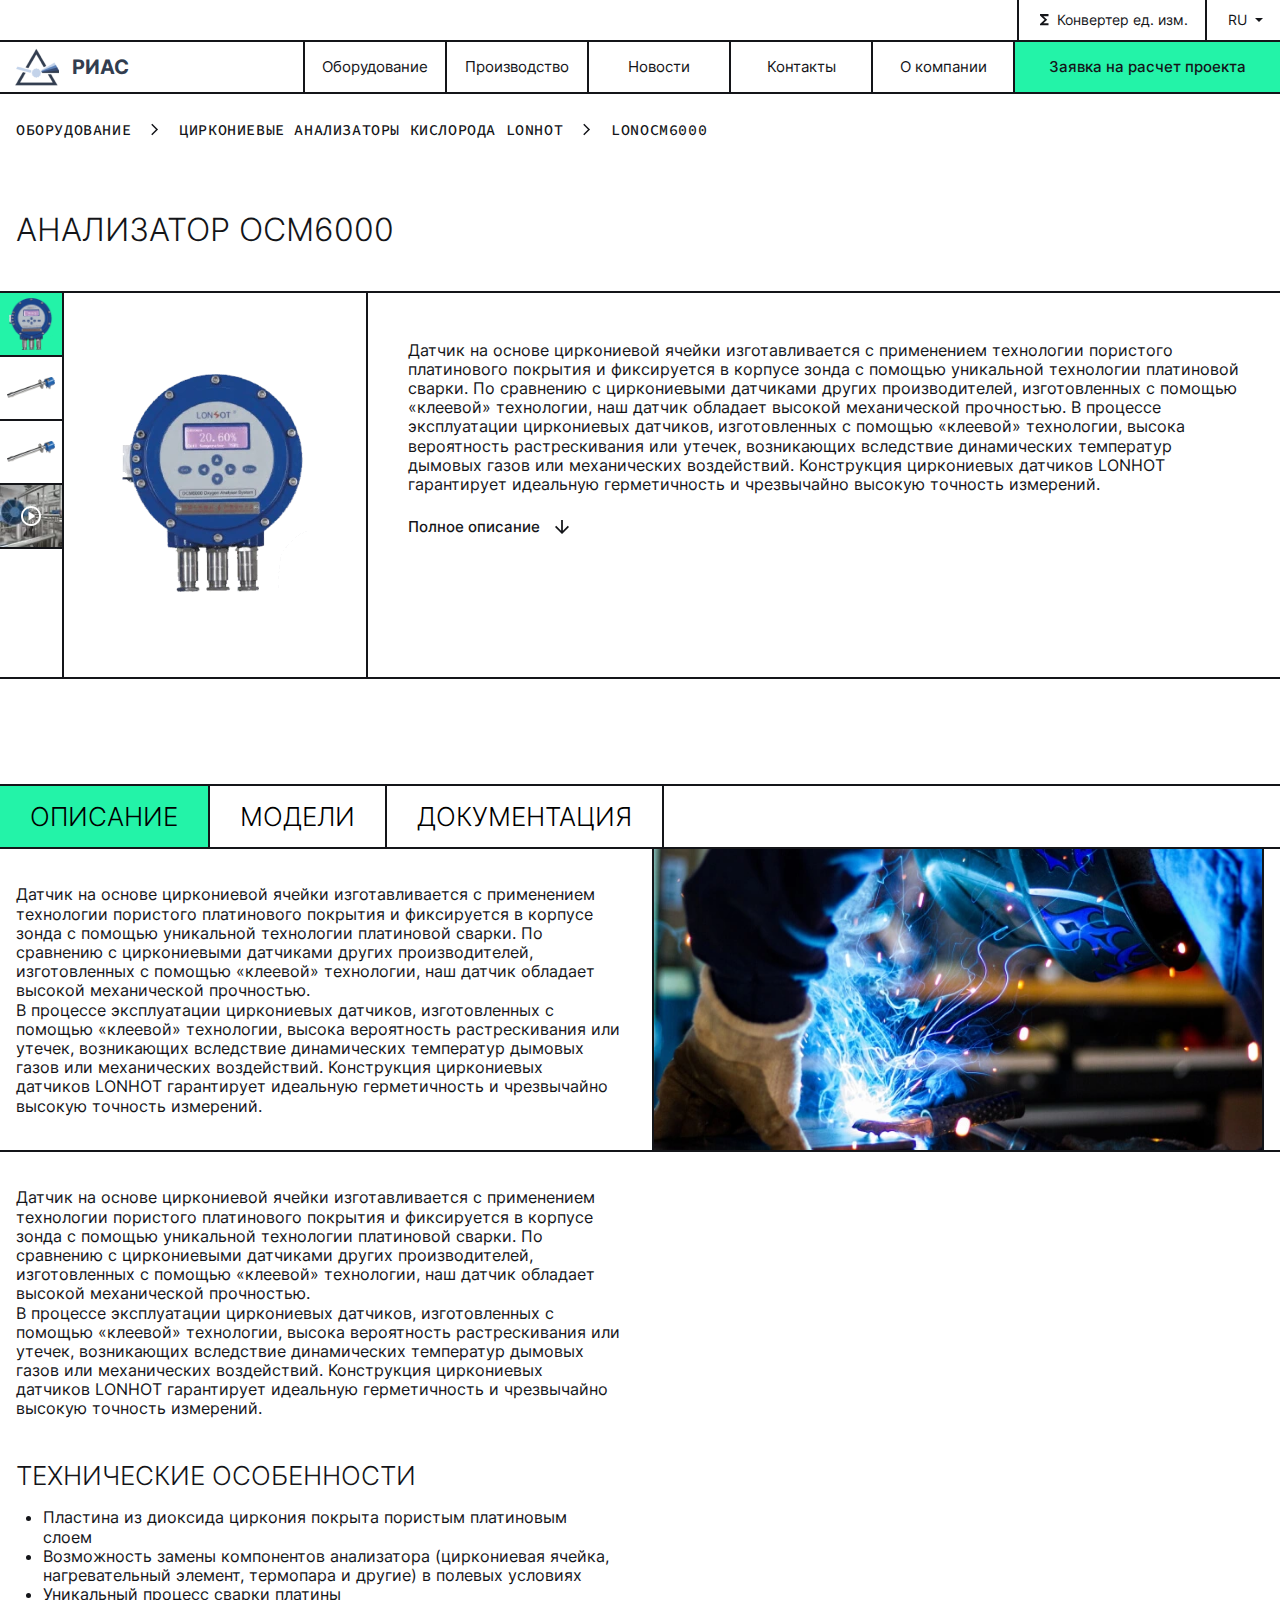
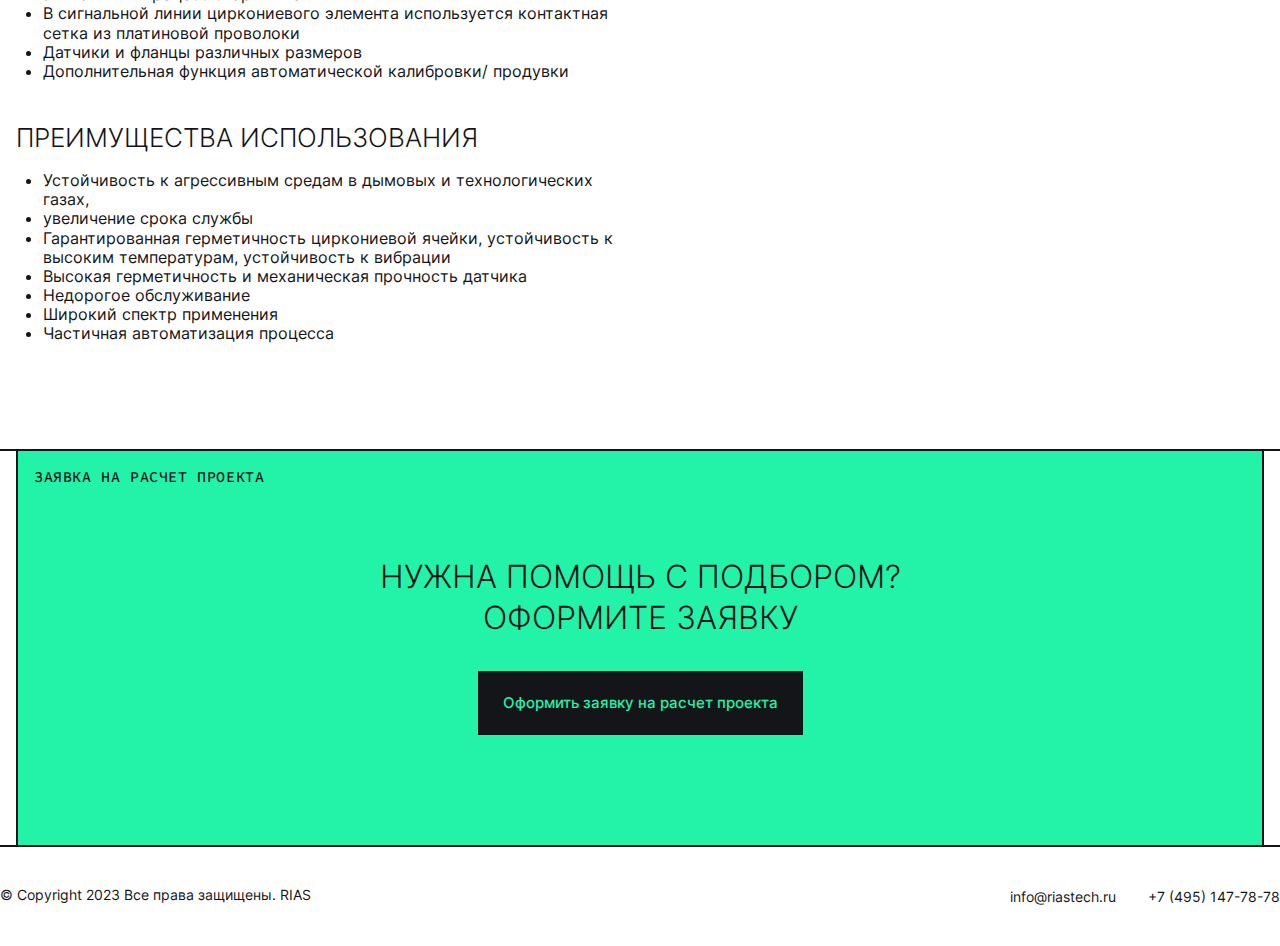
<file: catalog-card.html>
<!DOCTYPE html>
<html lang="ru">

<head>
	<meta charset="UTF-8">
	<meta name="viewport" content="width=device-width, initial-scale=1.0, minimum-scale=1">
	<meta name="format-detection" content="telephone=no">
	<link rel="shortcut icon" href="img/favicon.png">
	<title>РИАС | Анализатор OCM6000</title>
	<style>
		:root{--swiper-theme-color:#007aff}html{line-height:1.15}body{margin:0}main{display:block}h1{font-size:2em;margin:.67em 0}a{background-color:transparent}img{border-style:none}button{font-family:inherit;font-size:100%;line-height:1.15;margin:0}button{overflow:visible}button{text-transform:none}@font-face{font-family:Inter;font-weight:300;font-display:swap;font-style:normal;src:url(fonts/Inter-Light.woff2) format("woff2"),url(fonts/Inter-Light.woff) format("woff")}@font-face{font-family:Inter;font-weight:400;font-display:swap;font-style:normal;src:url(fonts/Inter-Regular.woff2) format("woff2"),url(fonts/Inter-Regular.woff) format("woff")}@font-face{font-family:Inter;font-weight:500;font-display:swap;font-style:normal;src:url(fonts/Inter-Medium.woff2) format("woff2"),url(fonts/Inter-Medium.woff) format("woff")}@font-face{font-family:Inter;font-weight:600;font-display:swap;font-style:normal;src:url(fonts/Inter-SemiBold.woff2) format("woff2"),url(fonts/Inter-SemiBold.woff) format("woff")}@font-face{font-family:Inter;font-weight:700;font-display:swap;font-style:normal;src:url(fonts/Inter-Bold.woff2) format("woff2"),url(fonts/Inter-Bold.woff) format("woff")}@font-face{font-family:SourceCodePro;font-weight:500;font-display:swap;font-style:normal;src:url(fonts/SourceCodePro-Medium.woff2) format("woff2"),url(fonts/SourceCodePro-Medium.woff) format("woff")}:root{--color-primary:#23F3A8;--color-secondary:#ff8800;--color-black:#141519}*{box-sizing:border-box}html{height:100%}body{display:flex;flex-direction:column;min-width:320px;min-height:100%;font-family:Inter,sans-serif;color:var(--color-black)}h1,p,ul{margin:0;padding:0}ul{list-style:none}a{text-decoration:none;color:inherit}img{max-width:100%}button{padding:0;border:none;background:0 0}.container{max-width:1470px;margin:0 auto;padding:0 15px}.title1,.title1 h1{line-height:1.3;font-weight:300;text-transform:uppercase}.title1--white,.title1--white h1{color:#fff}.title1--lh-120,.title1--lh-120 h1{line-height:1.2}.title1,.title1 h1{font-size:32px}.text{font-size:15px;line-height:1.2}.btn{padding:23px 32px;display:inline-block;background-color:var(--color-primary);text-align:center;font-size:15px;font-weight:500;line-height:1.2}.btn--black{background-color:var(--color-black);color:var(--color-primary)}.logo{display:flex;align-items:center}.logo__img{object-fit:contain}.logo__text{font-size:20px;font-weight:700;line-height:1;color:#323d4f}.logo__text:not(:first-child){margin-left:12px}.menu__header{display:none}.menu__list{display:flex;align-items:center}.menu__item{position:relative}.menu__item--mobile{display:none}.menu__link{display:inline-block;min-width:159px;text-align:center;padding:21px 24px;border-left:2px solid var(--color-black);font-size:15px;color:var(--color-black)}.menu__link img{margin-right:8px}.menu__open{height:24px;display:none}.menu__lines{position:relative;z-index:6}.menu__lines,.menu__lines:after,.menu__lines:before{height:2px;background-color:var(--color-black);display:block;transform:rotate(0);width:18px}.menu__lines:after,.menu__lines:before{content:"";position:absolute;right:0}.menu__lines:before{transform:translateY(-5px)}.menu__lines:after{transform:translateY(5px)}.menu__lines--close{height:0}.menu__lines--close:before{transform:rotate(-45deg);background-color:var(--color-black)}.menu__lines--close:after{transform:rotate(45deg);background-color:var(--color-black)}.menu__lang-box{display:none}.menu__btn{display:none}.dropdown{position:relative}.dropdown__main{position:absolute;top:100%;left:0;z-index:1;display:none}.lang__toggle{display:flex;align-items:center;padding:12px 20px 12px 25px;color:var(--color-black);border-left:2px solid var(--color-black);font-size:14px}.lang__toggle:after{content:"";border:4px solid transparent;border-top:4px solid var(--color-black);display:inline-block;top:17px;margin-left:8px;transform:translateY(2px)}.lang__dropdown{right:0;left:unset}.lang__btns{border:2px solid var(--color-black);border-right:none;display:flex}.lang__btn{padding:21px 41px;min-width:138px}.lang__btn:not(:first-child){border-left:2px solid var(--color-black)}.lang--menu .lang__dropdown{right:-4px}.lang--menu .lang__btns{border:2px solid #fff}.lang--menu .lang__toggle{color:var(--color-black);border-left:none}.lang--menu .lang__toggle:after{border-top-color:var(--color-black)}.lang--menu .lang__btn{border-color:#fff}.header{position:absolute;left:0;top:0;z-index:20;width:100%;background:#fff}.header__top{border-bottom:2px solid var(--color-black)}.header__container{display: flex;}.header__top-links{margin-left:auto;min-width: 278px;display:flex;justify-content:flex-end}.header__top-link{display:flex;align-items:center;flex: 1 1 auto;padding:12px 20px 12px 25px;color:var(--color-black);border-left:2px solid var(--color-black);font-size:14px}.header__top-link svg{margin-right:8px}.header__top-link svg{fill:var(--color-black)}.header__lang{width:82.5px}.header__bottom{border-bottom:2px solid var(--color-black)}.header__bottom-content{padding-left:16px;width: 100%;display:flex;align-items:center}.header__mobile-links{display:none}.header__mobile-link{font-size:14px;color:var(--color-black)}.header__menu{margin-left:auto}.header__btn{padding:21px 41px;min-width: 278px;border-left:2px solid var(--color-black)}.header--index:not(.header--fixed){background:0 0}.header--index:not(.header--fixed) .header__top{border-color:#fff}.header--index:not(.header--fixed) .header__top-link{color:#fff;border-color:#fff}.header--index:not(.header--fixed) .header__top-link svg{fill:#fff}.header--index:not(.header--fixed) .header__lang .lang__toggle{color:#fff;border-color:#fff}.header--index:not(.header--fixed) .header__lang .lang__toggle:after{border-top-color:#fff}.header--index:not(.header--fixed) .header__lang .lang__btns{border-color:#fff}.header--index:not(.header--fixed) .header__lang .lang__btn:not(:first-child){border-color:#fff}.header--index:not(.header--fixed) .header__menu .menu__link{color:#fff;border-color:#fff}.header--index:not(.header--fixed) .header__bottom{border-color:#fff}.header--index:not(.header--fixed) .header__btn{border-color:#fff}.breadcrumbs{padding-bottom:88px}.breadcrumbs__list{display:flex;align-items:center;font-family:SourceCodePro,sans-serif;line-height:1.27;font-size:15px;font-weight:500;letter-spacing:.04em;overflow-x:auto}.breadcrumbs__item{flex:0 0 auto;display:flex;align-items:center}.breadcrumbs__current{color:inherit;text-transform:uppercase}.breadcrumbs__current{flex:0 0 auto}.breadcrumbs--white{color:#fff}.main{padding-top:120px;overflow:hidden}.main__title{margin-bottom: 80px;padding: 0 16px;}.main__title h1,.main__title h2{text-transform: none;}.banner{position:relative;margin-top:-120px;padding-top:120px;padding-bottom:60px;min-height:max(900px,100vh)}.webp .banner{background: url(../img/banner.webp) center/cover no-repeat;background-position-y: 44%;}.no-webp .banner{background: url(../img/banner.jpg) center/cover no-repeat;background-position-y: 44%;}.banner:before{content:"";position:absolute;left:0;top:0;width:100%;height:100%;background:rgba(0,0,0,.25)}.banner__content{position:relative;z-index:1;padding:0 16px}.banner__title{max-width:600px;color:#fff;text-transform:uppercase}.banner__features{margin-top:64px}.banner__features-list{margin:-16px -8px;display:flex;flex-wrap:wrap}.banner__features--indent{margin-top:290px;padding-top:14px;border-top:2px solid #fff}.banner__feature{display:flex;align-items:center;width:calc(25% - 18px);margin:16px 8px}.banner__feature:before{content:"";margin-right:24px;flex:0 0 auto;background-color:var(--color-primary);width:54px;height:54px;border-radius:50%}.banner__feature-text{max-width:250px;color:#fff}.banner__feature--vertical{flex-direction:column;align-items:flex-start}.banner__feature--vertical:before{margin-bottom:16px;margin-right:0;width:40px;height:40px}.banner__feature--vertical .banner__feature-text{max-width:240px;font-weight:500}.contacts__item:first-child{grid-area:A}.contacts__item:nth-child(2){grid-area:B}.contacts__item:nth-child(3){grid-area:C}.contacts__item:nth-child(4){grid-area:D}.contacts__item:nth-child(5){grid-area:E}.contacts__item:nth-child(6){grid-area:F;border-right-color:transparent}.contacts__item:nth-child(7){grid-area:G}.contacts__item:nth-child(8){grid-area:H;border-right-color:transparent}@media (max-width:1480px){.header__container{padding-right:0}}@media (max-width:1320px){.menu__link{min-width:142px;padding:16px}.lang__toggle{padding-right:17px;padding-left:21px}.lang__btn{padding-top:16px;padding-bottom:16px;min-width:130.5px}.header__top-links{min-width: 263px;}.header__top-link{padding-right:17px;padding-left:21px}.header__lang{width:auto}.header__bottom-content{padding-left:0}.header__btn{padding:16px 34px;min-width: 263px;}.banner{min-height:max(700px,100vh)}.banner__content{padding:0}.banner__features--indent{margin-top:226px}.breadcrumbs{padding-bottom:70px}}@media (max-width:1140px){.title1,.title1 h1{font-size:30px}.menu__link{min-width:auto;padding:14px 16px}.lang__toggle{padding:11px 7px 11px 15px}.lang__btn{padding-top:13.5px;padding-bottom:13px;min-width:114.5px}.header__top-links{min-width: 231px;}.header__top-link{padding:11px 7px 11px 15px}.header__btn{padding:14px 24px;min-width: 231px;font-size:14px}.breadcrumbs{padding-bottom:54px}.banner__feature{width:calc(50% - 18px)}.banner__feature--vertical{width:calc(25% - 18px)}}@media (max-width:991px){.title1,.title1 h1{font-size:28px}.text{font-size:14px}.logo__img{max-height:36px;max-width:41px}.logo__text{font-size:18px}.logo__text:not(:first-child){margin-left:10px}.btn{padding:19px 28px}.menu{position:relative}.menu__header{display:flex;justify-content:space-between}.menu__title{padding:21px 8px 19px 8px;font-size:18px;line-height:1.2;text-transform:uppercase}.menu__open{display:block;position:relative;z-index:0}.menu__close{padding:0 22px;background:#fff;border-left:2px solid var(--color-black)}.menu__content{position:fixed;left:0;top:0;z-index:3;transform:translateX(100%);display:flex;flex-direction:column;width:100%;height:100%;background-color:var(--color-primary);opacity:0;visibility:hidden;overflow-y:auto}.menu__list{justify-content:flex-start;align-items:center;flex-direction:column}.menu__item{width:100%}.menu__item--mobile{display:flex}.menu__link{display:flex;align-items:center;justify-content:center;padding-top:20px;padding-bottom:20px;width:100%;border-top:2px solid var(--color-black);border-left:none;font-size:14px;color:var(--color-black)}.menu__lang-box{padding-top:15px;padding-left:8px;padding-right:12px;display:flex;align-items:center;justify-content:space-between;border-top:2px solid var(--color-black);font-size:14px}.menu__lang-box:not(:last-child){margin-bottom:30px}.menu__btn{display:inline-block;margin:auto 8px 8px;padding-top:24px;padding-bottom:24px;font-size:14px}.header__container{padding-left:0}.header__top{display:none}.header__bottom-content{flex-wrap:wrap}.header__logo{padding:10px 0;width:100%;justify-content:center;border-bottom:2px solid var(--color-black)}.header__mobile-links{display:flex;width:calc(100% - 48px)}.header__mobile-link{padding:14px;border-right:2px solid var(--color-black);flex:1 1 100%;max-width:170px;text-align:center}.header__menu{margin-right:15px}.header__btn{padding-top:15px;padding-bottom:15px;border-left:none;border-top:2px solid var(--color-black);width:100%}.header--index:not(.header--fixed) .header__btn,.header--index:not(.header--fixed) .header__logo,.header--index:not(.header--fixed) .header__mobile-link{border-color:#fff}.header--index:not(.header--fixed) .header__mobile-link{color:#fff}.header--index:not(.header--fixed) .header__menu .menu__link{color:var(--color-black);border-color:var(--color-black)}.header--index:not(.header--fixed) .header__menu .menu__open .menu__lines,.header--index:not(.header--fixed) .header__menu .menu__open .menu__lines:after,.header--index:not(.header--fixed) .header__menu .menu__open .menu__lines:before{background-color:#fff}.main{padding-top:170px}.banner{margin-top:-170px;padding-top:170px}.banner__title{max-width:620px}.banner__feature{width:calc(50% - 16px)}.breadcrumbs{padding-bottom:40px}}@media (max-width:767px){.container{padding:0 8px}.title1,.title1 h1{font-size:22px;font-weight:400}.text{font-size:13px}.logo__img{max-height:28px;max-width:32px}.logo__text{font-size:16px}.logo__text:not(:first-child){margin-left:8px}.btn{font-size:14px;padding:16px 24px}.header__container{padding:0}.main{padding-top:155px}.banner{margin-top:-155px;padding-top:155px;padding-bottom:32px}.banner__title{max-width:480px}.banner__features--indent{padding-top:24px}.banner__feature{flex-direction:column;align-items:flex-start}.banner__feature:before{margin-bottom:12px;width:32px;height:32px}.banner__feature-text{font-size:13px;font-weight:500}.breadcrumbs{padding-bottom:32px}.breadcrumbs__list{font-size:14px}}@media (max-width:480px){.title1,.title1 h1{font-size:18px}.banner__title{max-width:390px}}
	</style>
	<link href="css/swiper.min.css" rel="preload" as="style" onload="this.onload=null;this.rel='stylesheet'">
	<link href="css/overlayscrollbars.min.css" rel="preload" as="style" onload="this.onload=null;this.rel='stylesheet'">
	<link href="css/normalize.css?v=14" rel="preload" as="style" onload="this.onload=null;this.rel='stylesheet'">
	<link href="css/fonts.css?v=14" rel="preload" as="style" onload="this.onload=null;this.rel='stylesheet'">
	<link href="css/main.css?v=14" rel="preload" as="style" onload="this.onload=null;this.rel='stylesheet'">
	<link href="css/media.css?v=14" rel="preload" as="style" onload="this.onload=null;this.rel='stylesheet'">
	<noscript>
		<link href="css/swiper.min.css" rel="stylesheet">
		<link href="css/overlayscrollbars.min.css" rel="stylesheet">
		<link href="css/normalize.css?v=14" rel="stylesheet">
		<link href="css/fonts.css?v=14" rel="stylesheet">
		<link href="css/main.css?v=14" rel="stylesheet">
		<link href="css/media.css?v=14" rel="stylesheet">
	</noscript>
</head>

<body class="body">
	<header class="header">
		<div class="header__top">
			<div class="container header__container">
				<div class="header__top-links">
					<a class="link header__top-link" href="converter.html">
						<svg width="9" height="12" viewBox="0 0 9 12" fill="none" xmlns="http://www.w3.org/2000/svg">
							<path
								d="M0 11.3333V9.91667L4.60417 5.66667L0 1.41667V0H8.5V2.125H3.38229L7.18958 5.66667L3.38229 9.20833H8.5V11.3333H0Z" />
						</svg>
						Конвертер ед. изм.
					</a>
					<div class="lang dropdown header__lang">
						<button class="link lang__toggle dropdown__btn">RU</button>
						<div class="lang__dropdown dropdown__main">
							<div class="lang__btns">
								<a class="btn lang__btn" href="index.html">RU</a>
								<a class="btn lang__btn" href="index.html">EN</a>
							</div>
						</div>
					</div>
				</div>
			</div>
		</div>
		<div class="header__bottom">
			<div class="container header__container">
				<div class="header__bottom-content">
					<a class="logo header__logo" href="index.html">
						<img class="logo__img" src="img/logo.png" width="45" height="40" alt="">
						<span class="logo__text">РИАС</span>
					</a>
					<div class="header__mobile-links">
						<a class="link header__mobile-link" href="catalog.html">Оборудование</a>
						<a class="link header__mobile-link" href="contacts.html">Контакты</a>
					</div>
					<nav class="menu header__menu">
						<div class="menu__content">
							<div class="menu__header">
								<div class="menu__title">Меню сайта</div>
								<button class="menu__close">
									<span class="menu__lines menu__lines--close"></span>
								</button>
							</div>
							<ul class="menu__list">
								<li class="menu__item">
									<a class="menu__link" href="catalog.html">Оборудование</a>
								</li>
								<li class="menu__item">
									<a class="menu__link" href="services.html">Производство</a>
								</li>
								<li class="menu__item">
									<a class="menu__link" href="news.html">Новости</a>
								</li>
								<li class="menu__item">
									<a class="menu__link" href="contacts.html">Контакты</a>
								</li>
								<li class="menu__item">
									<a class="menu__link" href="company.html">О компании</a>
								</li>
								<li class="menu__item menu__item--mobile">
									<a class="menu__link" href="converter.html">
										<img src="img/icons/converter-black.svg" width="10" height="12" alt="">
										Конвертер ед. изм.
									</a>
								</li>
							</ul>
							<div class="menu__lang-box">
								<span>Язык на сайте:</span>
								<div class="lang lang--menu dropdown">
									<button class="link lang__toggle dropdown__btn">RU</button>
									<div class="lang__dropdown dropdown__main">
										<div class="lang__btns">
											<a class="btn btn--black lang__btn" href="index.html">RU</a>
											<a class="btn btn--black lang__btn" href="index.html">EN</a>
										</div>
									</div>
								</div>
							</div>
							<a class="btn btn--black menu__btn" href="application.html">Заявка на расчет проекта</a>
						</div>
						<button class="menu__open">
							<span class="menu__lines"></span>
						</button>
					</nav>
					<a class="btn header__btn" href="application.html">Заявка на расчет проекта</a>
				</div>
			</div>
		</div>
	</header>

	<main class="main">

		<div class="product">
			<div class="container container--xl">
				<div class="product__content">
					<div class="product__header">
						<div class="breadcrumbs product__breadcrumbs">
							<div class="breadcrumbs__list">
								<div class="breadcrumbs__item">
									<a class="breadcrumbs__link" href="catalog.html">Оборудование</a>
								</div>
								<div class="breadcrumbs__item">
									<a class="breadcrumbs__link" href="catalog-lonhot.html">Циркониевые анализаторы кислорода Lonhot</a>
								</div>
								<div class="breadcrumbs__item">
									<span class="breadcrumbs__current">LONOСМ6000</span>
								</div>
							</div>
						</div>
						<a class="btn-back product__mobile-back" href="catalog-lonhot.html">Назад</a>
						<div class="title1 product__title">
							<h1>Анализатор OCM6000</h1>
						</div>
					</div>

					<div class="product__main">
						<div class="product__sliders">
							<div class="product__nav-wrapper">
								<div class="product__nav-slider swiper">
									<div class="swiper-wrapper">
										<div class="swiper-slide product__nav-slide">
											<picture>
												<source srcset="img/products/3.webp" type="image/webp">
												<source srcset="img/products/3.png" type="image/png">
												<img src="img/products/3.png" alt="" width="48" height="52">
											</picture>
										</div>
										<div class="swiper-slide product__nav-slide">
											<picture>
												<source srcset="img/products/3-2.webp" type="image/webp">
												<source srcset="img/products/3-2.png" type="image/png">
												<img src="img/products/3-2.png" alt="" width="48" height="52">
											</picture>
										</div>
										<div class="swiper-slide product__nav-slide">
											<picture>
												<source srcset="img/products/3-2.webp" type="image/webp">
												<source srcset="img/products/3-2.png" type="image/png">
												<img src="img/products/3-2.png" alt="" width="48" height="52">
											</picture>
										</div>
										<div class="swiper-slide product__nav-slide product__nav-slide--video">
											<picture>
												<source srcset="img/products/3-video-preview.webp" type="image/webp">
												<source srcset="img/products/3-video-preview.png" type="image/png">
												<img src="img/products/3-video-preview.png" alt="" width="62" height="62">
											</picture>
										</div>
									</div>
								</div>
							</div>
							<div class="product__big-slider swiper">
								<div class="swiper-wrapper">
									<div class="swiper-slide product__big-slide">
										<picture>
											<source srcset="img/products/3.webp" type="image/webp">
											<source srcset="img/products/3.png" type="image/png">
											<img src="img/products/3.png" alt="" width="186" height="218">
										</picture>
									</div>
									<div class="swiper-slide product__big-slide">
										<picture>
											<source srcset="img/products/3-2.webp" type="image/webp">
											<source srcset="img/products/3-2.png" type="image/png">
											<img src="img/products/3-2.png" alt="" width="232" height="104">
										</picture>
									</div>
									<div class="swiper-slide product__big-slide">
										<picture>
											<source srcset="img/products/3-2.webp" type="image/webp">
											<source srcset="img/products/3-2.png" type="image/png">
											<img src="img/products/3-2.png" alt="" width="232" height="104">
										</picture>
									</div>
									<div class="swiper-slide product__big-slide product__big-slide--video">
										<!-- <div class="product__big-slide-video" data-src="https://www.youtube.com/embed/Gx543KbuGFY"></div> -->
										<!-- <div class="product__big-slide-video" data-src="https://my.mail.ru/video/embed/1491942596338025694"></div> -->
										<div class="product__big-slide-video" data-src="https://rutube.ru/play/embed/bd373655f3b1368a7947e6d879ccedbc"></div>
									</div>
								</div>
								<button class="product__slider-prev"></button>
								<button class="product__slider-next"></button>
							</div>
						</div>
						<div class="text-content text-content--big product__excerpt">
							<p>Датчик на основе циркониевой ячейки изготавливается с применением технологии пористого платинового
								покрытия и фиксируется в корпусе зонда с помощью уникальной технологии платиновой сварки. По сравнению с
								циркониевыми датчиками других производителей, изготовленных с помощью «клеевой» технологии, наш датчик
								обладает высокой механической прочностью. В процессе эксплуатации циркониевых датчиков, изготовленных с
								помощью «клеевой» технологии, высока вероятность растрескивания или утечек, возникающих вследствие
								динамических температур дымовых газов или механических воздействий. Конструкция циркониевых датчиков
								LONHOT гарантирует идеальную герметичность и чрезвычайно высокую точность измерений.</p>
							<a class="link-more link-more--down product__excerpt-more" href="#product-tabs">Полное описание</a>
						</div>
					</div>

					<div class="tabs product__tabs" id="product-tabs">
						<div class="tabs__btns">
							<button class="tabs__btn tabs__btn--active">Описание</button>
							<button class="tabs__btn">Модели</button>
							<button class="tabs__btn">Документация</button>
						</div>
						<div class="tabs__list">
							<div class="tabs__item tabs__item--active">
								<div class="product__column product__column--img">
									<div class="text-content text-content--big product__column-text">
										<p>Датчик на основе циркониевой ячейки изготавливается с применением технологии пористого
											платинового покрытия и фиксируется в корпусе зонда с помощью уникальной технологии платиновой
											сварки. По сравнению с циркониевыми датчиками других производителей, изготовленных с помощью
											«клеевой» технологии, наш датчик обладает высокой механической прочностью. <br>
											В процессе эксплуатации циркониевых датчиков, изготовленных с помощью «клеевой» технологии,
											высока вероятность растрескивания или утечек, возникающих вследствие динамических температур
											дымовых газов или механических воздействий. Конструкция циркониевых датчиков LONHOT гарантирует
											идеальную герметичность и чрезвычайно высокую точность измерений.</p>
									</div>
									<div class="product__column-img">
										<picture>
											<source srcset="img/product/about.webp" type="image/webp">
											<source srcset="img/product/about.jpg" type="image/jpg">
											<img src="img/product/about.jpg" alt="" width="705" height="348">
										</picture>
									</div>
								</div>
								<div class="product__column">
									<div class="text-content text-content--big product__column-text">
										<p>Датчик на основе циркониевой ячейки изготавливается с применением технологии пористого
											платинового покрытия и фиксируется в корпусе зонда с помощью уникальной технологии платиновой
											сварки. По сравнению с циркониевыми датчиками других производителей, изготовленных с помощью
											«клеевой» технологии, наш датчик обладает высокой механической прочностью. <br>
											В процессе эксплуатации циркониевых датчиков, изготовленных с помощью «клеевой» технологии,
											высока вероятность растрескивания или утечек, возникающих вследствие динамических температур
											дымовых газов или механических воздействий. Конструкция циркониевых датчиков LONHOT гарантирует
											идеальную герметичность и чрезвычайно высокую точность измерений.</p>
										<h2>Технические особенности</h2>
										<ul>
											<li>Пластина из диоксида циркония покрыта пористым платиновым слоем</li>
											<li>Возможность замены компонентов анализатора (циркониевая ячейка, нагревательный элемент,
												термопара и другие) в полевых условиях</li>
											<li>Уникальный процесс сварки платины</li>
											<li>В сигнальной линии циркониевого элемента используется контактная сетка из платиновой проволоки
											</li>
											<li>Датчики и фланцы различных размеров</li>
											<li>Дополнительная функция автоматической калибровки/ продувки</li>
										</ul>
										<h2>Преимущества использования</h2>
										<ul>
											<li>Устойчивость к агрессивным средам в дымовых и технологических газах,</li>
											<li>увеличение срока службы</li>
											<li>Гарантированная герметичность циркониевой ячейки, устойчивость к высоким температурам,
												устойчивость к вибрации</li>
											<li>Высокая герметичность и механическая прочность датчика</li>
											<li>Недорогое обслуживание</li>
											<li>Широкий спектр применения</li>
											<li>Частичная автоматизация процесса</li>
										</ul>
									</div>
								</div>
							</div>
							<div class="tabs__item">
								<div class="product__models">
									<div class="product-model product__models-item">
										<picture>
											<source srcset="img/products/3.webp" type="image/webp">
											<source srcset="img/products/3.png" type="image/png">
											<img class="product-model__img" src="img/products/3.jpg" alt="" width="186" height="218">
										</picture>
										<div class="text-content text-content--big product-model__main">
											<h2>Электронный блок</h2>
											<ul>
												<li>Корпус: литой алюминиевый корпус с дисплеем</li>
												<li>Маркировка взрывозащиты</li>
												<li>Уровень защиты: IP66</li>
												<li>Дисплей: графический ЖК-дисплей с разрешением 192*64, меню на китайском и английском языках
												</li>
												<li>Температура окр. среды: от -40оС до +55оС</li>
												<li>Относительная влажность: ≤ 97% (+55оС)</li>
												<li>Электрическое подключение: 100/ 240 В, переменный ток 50/ 60 Гц</li>
												<li>Диапазон измерения: 0-25 %, программируемый</li>
												<li>Точность измерения: ±0,1% O2</li>
												<li>Точность поддержания температуры: ± 1℃</li>
												<li>Выходной сигнал: 4-20 мА</li>
												<li>Протокол HART, с дополнительной опцией удаленного управления. Profibus Fieldbus.</li>
												<li>Максимальная нагрузка: ≤ 500 Ом</li>
												<li>Размеры: d=230 мм, h=143 мм</li>
												<li>Вес: около 6 кг</li>
												<li>Опции: автоматическая калибровка (продувка) устройства</li>
											</ul>
										</div>
										<a class="link-more product-model__more" href="#">Матрица заказа электронного блока</a>
									</div>
									<div class="product-model product__models-item">
										<picture>
											<source srcset="img/products/3-2.webp" type="image/webp">
											<source srcset="img/products/3-2.png" type="image/png">
											<img class="product-model__img" src="img/products/3-2.jpg" alt="" width="240" height="108">
										</picture>
										<div class="text-content text-content--big product-model__main">
											<h2>Аналитический блок</h2>
											<ul>
												<li>Материал зонда: опционально 316L, 904L</li>
												<li>Маркировка взрывозащиты</li>
												<li>Уровень защиты: IP66</li>
												<li>Температура дымовых газов: ≤ +700℃ (возможно использование до +1500⁰С, с применением</li>
												<li>байпасной высокотемпературной трубки для охлаждения дымовых газов)</li>
												<li>Давление дымовых газов: от -10 до +10 кПа</li>
												<li>Расход дымовых газов: 0…50 м/с</li>
												<li>Температура окр. среды: от -40℃ до +80℃</li>
												<li>Время отклика: ≤ 0,5 с</li>
												<li>Время установления показаний (T90): ≤ 5 с</li>
												<li>Длина вставки: TES300 A - 320 мм,</li>
												<li>TES300 B - 535 мм,</li>
												<li>TES300 F - 795 мм,</li>
												<li>TES300 C - 1080 мм,</li>
												<li>TES300 D - 1530 мм,</li>
												<li>TES300 E - 1915 мм</li>
												<li>Точность измерения: ±1% диапазона измерения или ±0,1% показаний O2</li>
											</ul>
										</div>
										<a class="link-more product-model__more" href="#">Матрица заказа аналитического блока</a>
									</div>
								</div>
							</div>
							<div class="tabs__item">
								<div class="product__docs">
									<a class="link-doc product__doc" href="#">
										<div class="link-doc__info">
											ЛТД LONHOT LONOCM6000 r08.docx
											<span class="text link-doc__text">Подробное описание оборудования, матрицы заказа, схемы и
												рисунки</span>
										</div>
									</a>
									<a class="link-doc product__doc" href="#">
										<div class="link-doc__info">
											ЛТД LONHOT LONOCM6000 r08.docx
											<span class="text link-doc__text">Подробное описание оборудования, матрицы заказа, схемы и
												рисунки</span>
										</div>
									</a>
									<a class="link-doc product__doc" href="#">
										<div class="link-doc__info">
											ЛТД LONHOT LONOCM6000 r08.docx
											<span class="text link-doc__text">Подробное описание оборудования, матрицы заказа, схемы и
												рисунки</span>
										</div>
									</a>
								</div>
							</div>
						</div>
					</div>
				</div>
			</div>
		</div>

		<section class="callback">
			<div class="container container--xl">
				<div class="callback__content">
					<div class="callback__main">
						<div class="breadcrumbs">
							<div class="breadcrumbs__list">
								<div class="breadcrumbs__item">
									<span class="breadcrumbs__current">Заявка на расчет проекта</span>
								</div>
							</div>
						</div>
						<div class="callback__info">
							<div class="title1 callback__title">
								<h2>Нужна помощь с подбором? Оформите заявку</h2>
							</div>
							<a class="btn btn--black callback__btn" href="application.html">Оформить заявку на расчет проекта</a>
						</div>
					</div>
				</div>
			</div>
		</section>
	</main>

	<footer class="footer">
		<div class="container">
			<div class="footer__content">
				<div class="footer__copyright">© Copyright 2023 Все права защищены. RIAS</div>
				<ul class="footer__menu">
					<li class="footer__menu-item">
						<a class="link footer__menu-link" href="mailto:info@riastech.ru">info@riastech.ru</a>
					</li>
					<li class="footer__menu-item">
						<a class="link footer__menu-link" href="tel:+74951477878">+7 (495) 147-78-78</a>
					</li>
				</ul>
			</div>
		</div>
	</footer>

	<script src="js/modernizr.min.js"></script>
	<script src="js/overlayscrollbars.min.js"></script>
	<script src="js/swiper-bundle.min.js"></script>
	<script src="js/main.js?v=14"></script>

</body>

</html>
</file>
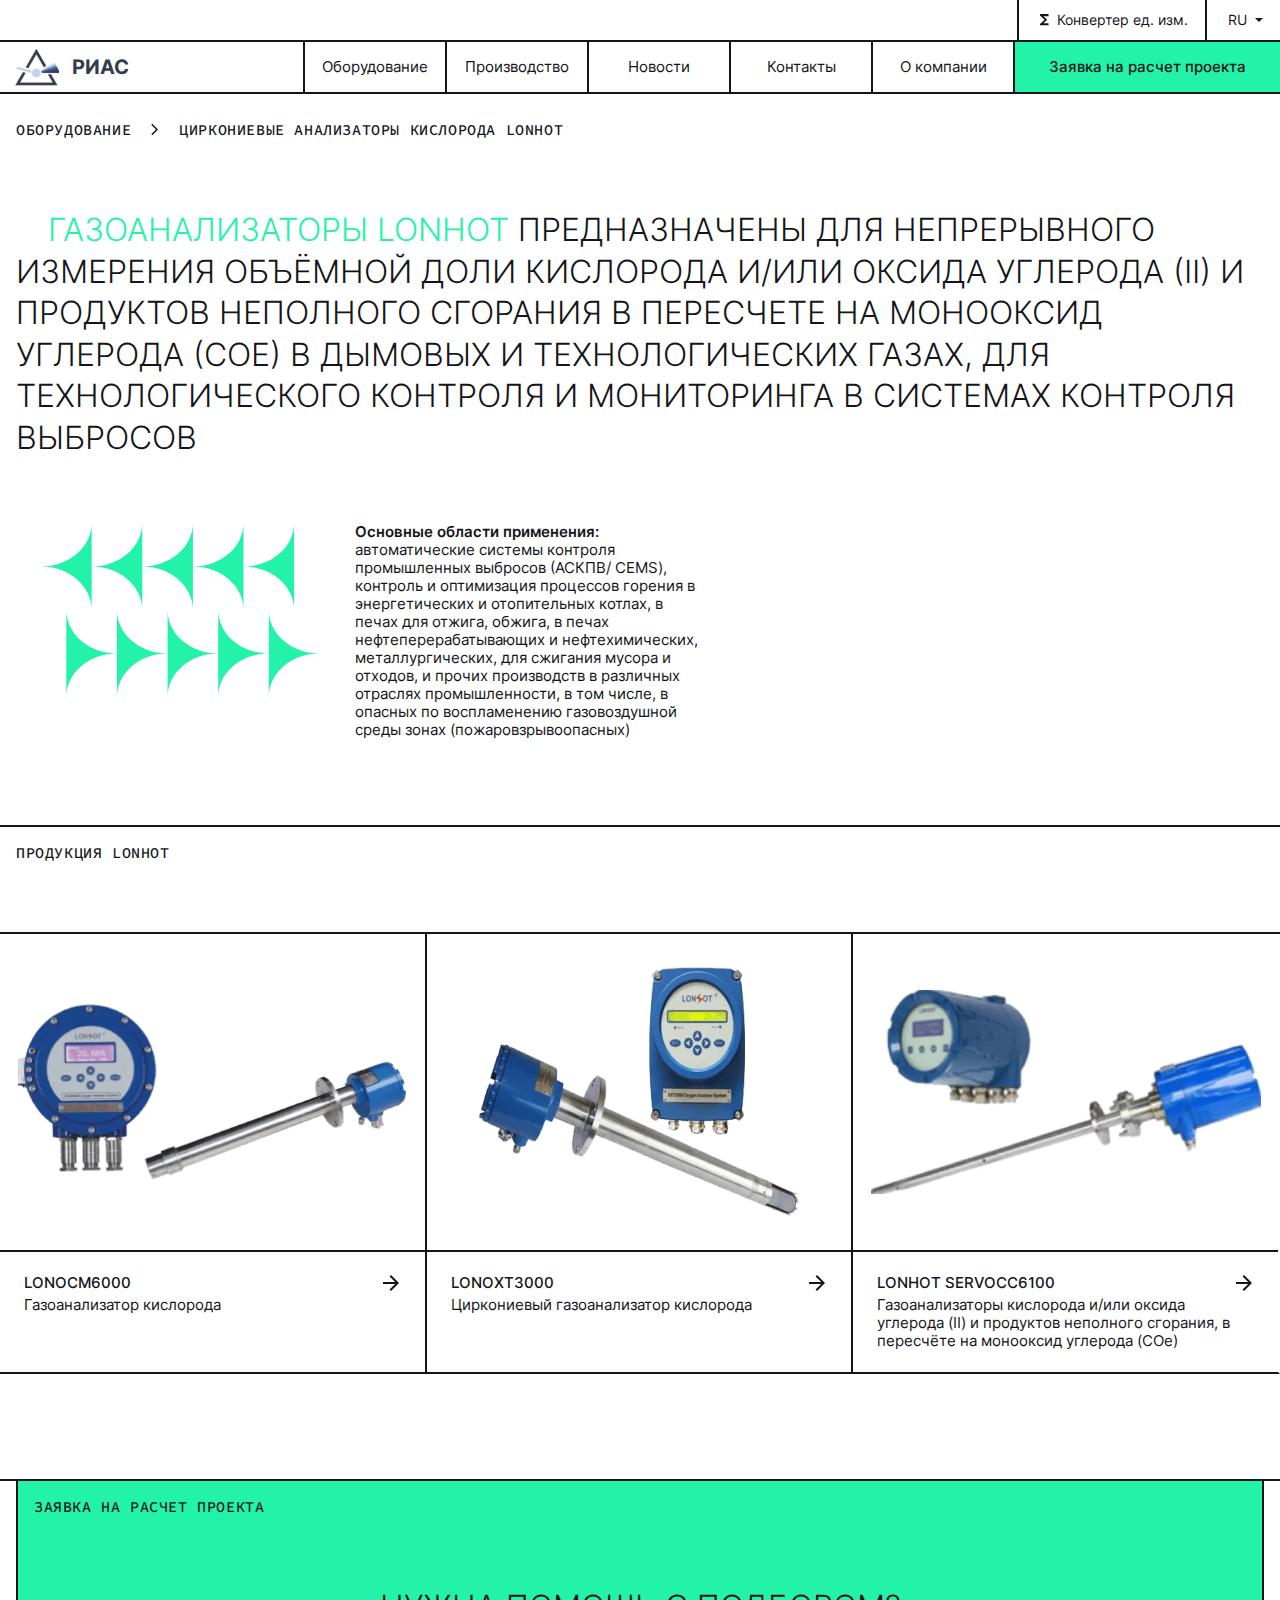
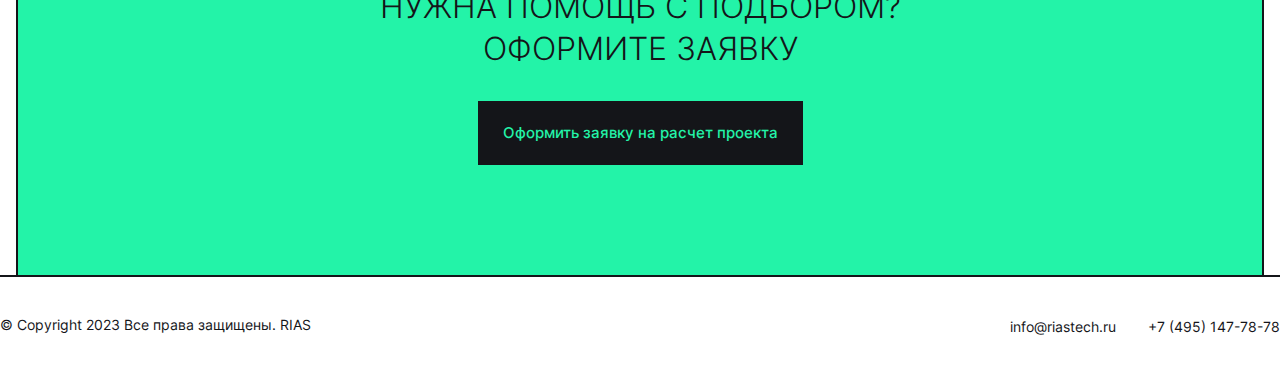
<file: catalog-lonhot.html>
<!DOCTYPE html>
<html lang="ru">

<head>
	<meta charset="UTF-8">
	<meta name="viewport" content="width=device-width, initial-scale=1.0, minimum-scale=1">
	<meta name="format-detection" content="telephone=no">
	<link rel="shortcut icon" href="img/favicon.png">
	<title>РИАС | Циркониевые анализаторы кислорода Lonhot</title>
	<style>
		:root{--swiper-theme-color:#007aff}html{line-height:1.15}body{margin:0}main{display:block}h1{font-size:2em;margin:.67em 0}a{background-color:transparent}img{border-style:none}button{font-family:inherit;font-size:100%;line-height:1.15;margin:0}button{overflow:visible}button{text-transform:none}@font-face{font-family:Inter;font-weight:300;font-display:swap;font-style:normal;src:url(fonts/Inter-Light.woff2) format("woff2"),url(fonts/Inter-Light.woff) format("woff")}@font-face{font-family:Inter;font-weight:400;font-display:swap;font-style:normal;src:url(fonts/Inter-Regular.woff2) format("woff2"),url(fonts/Inter-Regular.woff) format("woff")}@font-face{font-family:Inter;font-weight:500;font-display:swap;font-style:normal;src:url(fonts/Inter-Medium.woff2) format("woff2"),url(fonts/Inter-Medium.woff) format("woff")}@font-face{font-family:Inter;font-weight:600;font-display:swap;font-style:normal;src:url(fonts/Inter-SemiBold.woff2) format("woff2"),url(fonts/Inter-SemiBold.woff) format("woff")}@font-face{font-family:Inter;font-weight:700;font-display:swap;font-style:normal;src:url(fonts/Inter-Bold.woff2) format("woff2"),url(fonts/Inter-Bold.woff) format("woff")}@font-face{font-family:SourceCodePro;font-weight:500;font-display:swap;font-style:normal;src:url(fonts/SourceCodePro-Medium.woff2) format("woff2"),url(fonts/SourceCodePro-Medium.woff) format("woff")}:root{--color-primary:#23F3A8;--color-secondary:#ff8800;--color-black:#141519}*{box-sizing:border-box}html{height:100%}body{display:flex;flex-direction:column;min-width:320px;min-height:100%;font-family:Inter,sans-serif;color:var(--color-black)}h1,p,ul{margin:0;padding:0}ul{list-style:none}a{text-decoration:none;color:inherit}img{max-width:100%}button{padding:0;border:none;background:0 0}.container{max-width:1470px;margin:0 auto;padding:0 15px}.title1,.title1 h1{line-height:1.3;font-weight:300;text-transform:uppercase}.title1--white,.title1--white h1{color:#fff}.title1--lh-120,.title1--lh-120 h1{line-height:1.2}.title1,.title1 h1{font-size:32px}.text{font-size:15px;line-height:1.2}.btn{padding:23px 32px;display:inline-block;background-color:var(--color-primary);text-align:center;font-size:15px;font-weight:500;line-height:1.2}.btn--black{background-color:var(--color-black);color:var(--color-primary)}.logo{display:flex;align-items:center}.logo__img{object-fit:contain}.logo__text{font-size:20px;font-weight:700;line-height:1;color:#323d4f}.logo__text:not(:first-child){margin-left:12px}.menu__header{display:none}.menu__list{display:flex;align-items:center}.menu__item{position:relative}.menu__item--mobile{display:none}.menu__link{display:inline-block;min-width:159px;text-align:center;padding:21px 24px;border-left:2px solid var(--color-black);font-size:15px;color:var(--color-black)}.menu__link img{margin-right:8px}.menu__open{height:24px;display:none}.menu__lines{position:relative;z-index:6}.menu__lines,.menu__lines:after,.menu__lines:before{height:2px;background-color:var(--color-black);display:block;transform:rotate(0);width:18px}.menu__lines:after,.menu__lines:before{content:"";position:absolute;right:0}.menu__lines:before{transform:translateY(-5px)}.menu__lines:after{transform:translateY(5px)}.menu__lines--close{height:0}.menu__lines--close:before{transform:rotate(-45deg);background-color:var(--color-black)}.menu__lines--close:after{transform:rotate(45deg);background-color:var(--color-black)}.menu__lang-box{display:none}.menu__btn{display:none}.dropdown{position:relative}.dropdown__main{position:absolute;top:100%;left:0;z-index:1;display:none}.lang__toggle{display:flex;align-items:center;padding:12px 20px 12px 25px;color:var(--color-black);border-left:2px solid var(--color-black);font-size:14px}.lang__toggle:after{content:"";border:4px solid transparent;border-top:4px solid var(--color-black);display:inline-block;top:17px;margin-left:8px;transform:translateY(2px)}.lang__dropdown{right:0;left:unset}.lang__btns{border:2px solid var(--color-black);border-right:none;display:flex}.lang__btn{padding:21px 41px;min-width:138px}.lang__btn:not(:first-child){border-left:2px solid var(--color-black)}.lang--menu .lang__dropdown{right:-4px}.lang--menu .lang__btns{border:2px solid #fff}.lang--menu .lang__toggle{color:var(--color-black);border-left:none}.lang--menu .lang__toggle:after{border-top-color:var(--color-black)}.lang--menu .lang__btn{border-color:#fff}.header{position:absolute;left:0;top:0;z-index:20;width:100%;background:#fff}.header__top{border-bottom:2px solid var(--color-black)}.header__container{display: flex;}.header__top-links{margin-left:auto;min-width: 278px;display:flex;justify-content:flex-end}.header__top-link{display:flex;align-items:center;flex: 1 1 auto;padding:12px 20px 12px 25px;color:var(--color-black);border-left:2px solid var(--color-black);font-size:14px}.header__top-link svg{margin-right:8px}.header__top-link svg{fill:var(--color-black)}.header__lang{width:82.5px}.header__bottom{border-bottom:2px solid var(--color-black)}.header__bottom-content{padding-left:16px;width: 100%;display:flex;align-items:center}.header__mobile-links{display:none}.header__mobile-link{font-size:14px;color:var(--color-black)}.header__menu{margin-left:auto}.header__btn{padding:21px 41px;min-width: 278px;border-left:2px solid var(--color-black)}.header--index:not(.header--fixed){background:0 0}.header--index:not(.header--fixed) .header__top{border-color:#fff}.header--index:not(.header--fixed) .header__top-link{color:#fff;border-color:#fff}.header--index:not(.header--fixed) .header__top-link svg{fill:#fff}.header--index:not(.header--fixed) .header__lang .lang__toggle{color:#fff;border-color:#fff}.header--index:not(.header--fixed) .header__lang .lang__toggle:after{border-top-color:#fff}.header--index:not(.header--fixed) .header__lang .lang__btns{border-color:#fff}.header--index:not(.header--fixed) .header__lang .lang__btn:not(:first-child){border-color:#fff}.header--index:not(.header--fixed) .header__menu .menu__link{color:#fff;border-color:#fff}.header--index:not(.header--fixed) .header__bottom{border-color:#fff}.header--index:not(.header--fixed) .header__btn{border-color:#fff}.breadcrumbs{padding-bottom:88px}.breadcrumbs__list{display:flex;align-items:center;font-family:SourceCodePro,sans-serif;line-height:1.27;font-size:15px;font-weight:500;letter-spacing:.04em;overflow-x:auto}.breadcrumbs__item{flex:0 0 auto;display:flex;align-items:center}.breadcrumbs__current{color:inherit;text-transform:uppercase}.breadcrumbs__current{flex:0 0 auto}.breadcrumbs--white{color:#fff}.main{padding-top:120px;overflow:hidden}.main__title{margin-bottom: 80px;padding: 0 16px;}.main__title h1,.main__title h2{text-transform: none;}.banner{position:relative;margin-top:-120px;padding-top:120px;padding-bottom:60px;min-height:max(900px,100vh)}.webp .banner{background: url(../img/banner.webp) center/cover no-repeat;background-position-y: 44%;}.no-webp .banner{background: url(../img/banner.jpg) center/cover no-repeat;background-position-y: 44%;}.banner:before{content:"";position:absolute;left:0;top:0;width:100%;height:100%;background:rgba(0,0,0,.25)}.banner__content{position:relative;z-index:1;padding:0 16px}.banner__title{max-width:600px;color:#fff;text-transform:uppercase}.banner__features{margin-top:64px}.banner__features-list{margin:-16px -8px;display:flex;flex-wrap:wrap}.banner__features--indent{margin-top:290px;padding-top:14px;border-top:2px solid #fff}.banner__feature{display:flex;align-items:center;width:calc(25% - 18px);margin:16px 8px}.banner__feature:before{content:"";margin-right:24px;flex:0 0 auto;background-color:var(--color-primary);width:54px;height:54px;border-radius:50%}.banner__feature-text{max-width:250px;color:#fff}.banner__feature--vertical{flex-direction:column;align-items:flex-start}.banner__feature--vertical:before{margin-bottom:16px;margin-right:0;width:40px;height:40px}.banner__feature--vertical .banner__feature-text{max-width:240px;font-weight:500}.contacts__item:first-child{grid-area:A}.contacts__item:nth-child(2){grid-area:B}.contacts__item:nth-child(3){grid-area:C}.contacts__item:nth-child(4){grid-area:D}.contacts__item:nth-child(5){grid-area:E}.contacts__item:nth-child(6){grid-area:F;border-right-color:transparent}.contacts__item:nth-child(7){grid-area:G}.contacts__item:nth-child(8){grid-area:H;border-right-color:transparent}@media (max-width:1480px){.header__container{padding-right:0}}@media (max-width:1320px){.menu__link{min-width:142px;padding:16px}.lang__toggle{padding-right:17px;padding-left:21px}.lang__btn{padding-top:16px;padding-bottom:16px;min-width:130.5px}.header__top-links{min-width: 263px;}.header__top-link{padding-right:17px;padding-left:21px}.header__lang{width:auto}.header__bottom-content{padding-left:0}.header__btn{padding:16px 34px;min-width: 263px;}.banner{min-height:max(700px,100vh)}.banner__content{padding:0}.banner__features--indent{margin-top:226px}.breadcrumbs{padding-bottom:70px}}@media (max-width:1140px){.title1,.title1 h1{font-size:30px}.menu__link{min-width:auto;padding:14px 16px}.lang__toggle{padding:11px 7px 11px 15px}.lang__btn{padding-top:13.5px;padding-bottom:13px;min-width:114.5px}.header__top-links{min-width: 231px;}.header__top-link{padding:11px 7px 11px 15px}.header__btn{padding:14px 24px;min-width: 231px;font-size:14px}.breadcrumbs{padding-bottom:54px}.banner__feature{width:calc(50% - 18px)}.banner__feature--vertical{width:calc(25% - 18px)}}@media (max-width:991px){.title1,.title1 h1{font-size:28px}.text{font-size:14px}.logo__img{max-height:36px;max-width:41px}.logo__text{font-size:18px}.logo__text:not(:first-child){margin-left:10px}.btn{padding:19px 28px}.menu{position:relative}.menu__header{display:flex;justify-content:space-between}.menu__title{padding:21px 8px 19px 8px;font-size:18px;line-height:1.2;text-transform:uppercase}.menu__open{display:block;position:relative;z-index:0}.menu__close{padding:0 22px;background:#fff;border-left:2px solid var(--color-black)}.menu__content{position:fixed;left:0;top:0;z-index:3;transform:translateX(100%);display:flex;flex-direction:column;width:100%;height:100%;background-color:var(--color-primary);opacity:0;visibility:hidden;overflow-y:auto}.menu__list{justify-content:flex-start;align-items:center;flex-direction:column}.menu__item{width:100%}.menu__item--mobile{display:flex}.menu__link{display:flex;align-items:center;justify-content:center;padding-top:20px;padding-bottom:20px;width:100%;border-top:2px solid var(--color-black);border-left:none;font-size:14px;color:var(--color-black)}.menu__lang-box{padding-top:15px;padding-left:8px;padding-right:12px;display:flex;align-items:center;justify-content:space-between;border-top:2px solid var(--color-black);font-size:14px}.menu__lang-box:not(:last-child){margin-bottom:30px}.menu__btn{display:inline-block;margin:auto 8px 8px;padding-top:24px;padding-bottom:24px;font-size:14px}.header__container{padding-left:0}.header__top{display:none}.header__bottom-content{flex-wrap:wrap}.header__logo{padding:10px 0;width:100%;justify-content:center;border-bottom:2px solid var(--color-black)}.header__mobile-links{display:flex;width:calc(100% - 48px)}.header__mobile-link{padding:14px;border-right:2px solid var(--color-black);flex:1 1 100%;max-width:170px;text-align:center}.header__menu{margin-right:15px}.header__btn{padding-top:15px;padding-bottom:15px;border-left:none;border-top:2px solid var(--color-black);width:100%}.header--index:not(.header--fixed) .header__btn,.header--index:not(.header--fixed) .header__logo,.header--index:not(.header--fixed) .header__mobile-link{border-color:#fff}.header--index:not(.header--fixed) .header__mobile-link{color:#fff}.header--index:not(.header--fixed) .header__menu .menu__link{color:var(--color-black);border-color:var(--color-black)}.header--index:not(.header--fixed) .header__menu .menu__open .menu__lines,.header--index:not(.header--fixed) .header__menu .menu__open .menu__lines:after,.header--index:not(.header--fixed) .header__menu .menu__open .menu__lines:before{background-color:#fff}.main{padding-top:170px}.banner{margin-top:-170px;padding-top:170px}.banner__title{max-width:620px}.banner__feature{width:calc(50% - 16px)}.breadcrumbs{padding-bottom:40px}}@media (max-width:767px){.container{padding:0 8px}.title1,.title1 h1{font-size:22px;font-weight:400}.text{font-size:13px}.logo__img{max-height:28px;max-width:32px}.logo__text{font-size:16px}.logo__text:not(:first-child){margin-left:8px}.btn{font-size:14px;padding:16px 24px}.header__container{padding:0}.main{padding-top:155px}.banner{margin-top:-155px;padding-top:155px;padding-bottom:32px}.banner__title{max-width:480px}.banner__features--indent{padding-top:24px}.banner__feature{flex-direction:column;align-items:flex-start}.banner__feature:before{margin-bottom:12px;width:32px;height:32px}.banner__feature-text{font-size:13px;font-weight:500}.breadcrumbs{padding-bottom:32px}.breadcrumbs__list{font-size:14px}}@media (max-width:480px){.title1,.title1 h1{font-size:18px}.banner__title{max-width:390px}}
	</style>
	<link href="css/swiper.min.css" rel="preload" as="style" onload="this.onload=null;this.rel='stylesheet'">
	<link href="css/overlayscrollbars.min.css" rel="preload" as="style" onload="this.onload=null;this.rel='stylesheet'">
	<link href="css/normalize.css?v=14" rel="preload" as="style" onload="this.onload=null;this.rel='stylesheet'">
	<link href="css/fonts.css?v=14" rel="preload" as="style" onload="this.onload=null;this.rel='stylesheet'">
	<link href="css/main.css?v=14" rel="preload" as="style" onload="this.onload=null;this.rel='stylesheet'">
	<link href="css/media.css?v=14" rel="preload" as="style" onload="this.onload=null;this.rel='stylesheet'">
	<noscript>
		<link href="css/swiper.min.css" rel="stylesheet">
		<link href="css/overlayscrollbars.min.css" rel="stylesheet">
		<link href="css/normalize.css?v=14" rel="stylesheet">
		<link href="css/fonts.css?v=14" rel="stylesheet">
		<link href="css/main.css?v=14" rel="stylesheet">
		<link href="css/media.css?v=14" rel="stylesheet">
	</noscript>
</head>

<body class="body">
	<header class="header">
		<div class="header__top">
			<div class="container header__container">
				<div class="header__top-links">
					<a class="link header__top-link" href="converter.html">
						<svg width="9" height="12" viewBox="0 0 9 12" fill="none" xmlns="http://www.w3.org/2000/svg">
							<path
								d="M0 11.3333V9.91667L4.60417 5.66667L0 1.41667V0H8.5V2.125H3.38229L7.18958 5.66667L3.38229 9.20833H8.5V11.3333H0Z" />
						</svg>
						Конвертер ед. изм.
					</a>
					<div class="lang dropdown header__lang">
						<button class="link lang__toggle dropdown__btn">RU</button>
						<div class="lang__dropdown dropdown__main">
							<div class="lang__btns">
								<a class="btn lang__btn" href="index.html">RU</a>
								<a class="btn lang__btn" href="index.html">EN</a>
							</div>
						</div>
					</div>
				</div>
			</div>
		</div>
		<div class="header__bottom">
			<div class="container header__container">
				<div class="header__bottom-content">
					<a class="logo header__logo" href="index.html">
						<img class="logo__img" src="img/logo.png" width="45" height="40" alt="">
						<span class="logo__text">РИАС</span>
					</a>
					<div class="header__mobile-links">
						<a class="link header__mobile-link" href="catalog.html">Оборудование</a>
						<a class="link header__mobile-link" href="contacts.html">Контакты</a>
					</div>
					<nav class="menu header__menu">
						<div class="menu__content">
							<div class="menu__header">
								<div class="menu__title">Меню сайта</div>
								<button class="menu__close">
									<span class="menu__lines menu__lines--close"></span>
								</button>
							</div>
							<ul class="menu__list">
								<li class="menu__item">
									<a class="menu__link" href="catalog.html">Оборудование</a>
								</li>
								<li class="menu__item">
									<a class="menu__link" href="services.html">Производство</a>
								</li>
								<li class="menu__item">
									<a class="menu__link" href="news.html">Новости</a>
								</li>
								<li class="menu__item">
									<a class="menu__link" href="contacts.html">Контакты</a>
								</li>
								<li class="menu__item">
									<a class="menu__link" href="company.html">О компании</a>
								</li>
								<li class="menu__item menu__item--mobile">
									<a class="menu__link" href="converter.html">
										<img src="img/icons/converter-black.svg" width="10" height="12" alt="">
										Конвертер ед. изм.
									</a>
								</li>
							</ul>
							<div class="menu__lang-box">
								<span>Язык на сайте:</span>
								<div class="lang lang--menu dropdown">
									<button class="link lang__toggle dropdown__btn">RU</button>
									<div class="lang__dropdown dropdown__main">
										<div class="lang__btns">
											<a class="btn btn--black lang__btn" href="index.html">RU</a>
											<a class="btn btn--black lang__btn" href="index.html">EN</a>
										</div>
									</div>
								</div>
							</div>
							<a class="btn btn--black menu__btn" href="application.html">Заявка на расчет проекта</a>
						</div>
						<button class="menu__open">
							<span class="menu__lines"></span>
						</button>
					</nav>
					<a class="btn header__btn" href="application.html">Заявка на расчет проекта</a>
				</div>
			</div>
		</div>
	</header>

	<main class="main">

		<div class="model">
			<div class="container container--xl">
				<div class="model__content">
					<div class="model__main">
						<div class="breadcrumbs model__breadcrumbs">
							<div class="breadcrumbs__list">
								<div class="breadcrumbs__item">
									<a class="breadcrumbs__link" href="catalog.html">Оборудование</a>
								</div>
								<div class="breadcrumbs__item">
									<span class="breadcrumbs__current">Циркониевые анализаторы кислорода Lonhot</span>
								</div>
							</div>
						</div>
						<a class="btn-back model__mobile-back" href="catalog.html">Назад</a>
						<div class="title1 model__title">
							<h1>&emsp;<b>Газоанализаторы LONHOT</b> предназначены для непрерывного измерения объёмной доли кислорода
								и/или оксида углерода (II) и продуктов неполного сгорания в пересчете на монооксид углерода (СОе) в
								дымовых и технологических газах, для технологического контроля и мониторинга в системах контроля
								выбросов</h1>
						</div>
						<div class="model__info">
							<img class="model__img" src="img/arrows.svg" alt="">
							<div class="text-content model__text">
								<p><b>Основные области применения:</b> автоматические системы контроля промышленных выбросов (АСКПВ/
									CEMS), контроль и оптимизация процессов горения в энергетических и отопительных котлах, в печах для
									отжига, обжига, в печах нефтеперерабатывающих и нефтехимических, металлургических, для сжигания мусора
									и отходов, и прочих производств в различных отраслях промышленности, в том числе, в опасных по
									воспламенению газовоздушной среды зонах (пожаровзрывоопасных)</p>
							</div>
						</div>
					</div>
					<div class="products model__products">
						<div class="products__content">
							<div class="products__info">
								<div class="breadcrumbs">
									<div class="breadcrumbs__list">
										<div class="breadcrumbs__item">
											<span class="breadcrumbs__current">Продукция Lonhot</span>
										</div>
									</div>
								</div>
							</div>
							<div class="products__list">
								<div class="product-card product-card--sm-column products__item products__item--col-4">
									<a class="product-card__img" href="catalog-card.html">
										<picture>
											<source srcset="img/products/4.webp" type="image/webp">
											<source srcset="img/products/4.png" type="image/png">
											<img src="img/products/4.png" width="390" height="175" alt="">
										</picture>
									</a>
									<div class="product-card__info">
										<h3 class="product-card__name">
											<a href="catalog-card.html">
												<span>LONOСМ6000</span>
											</a>
										</h3>
										<p class="text product-card__text">Газоанализатор кислорода</p>
									</div>
								</div>
								<div class="product-card product-card--sm-column products__item products__item--col-4">
									<a class="product-card__img" href="catalog-card.html">
										<picture>
											<source srcset="img/products/5.webp" type="image/webp">
											<source srcset="img/products/5.png" type="image/png">
											<img src="img/products/5.png" width="320" height="250" alt="">
										</picture>
									</a>
									<div class="product-card__info">
										<h3 class="product-card__name">
											<a href="catalog-card.html">
												<span>LONOXT3000</span>
											</a>
										</h3>
										<p class="text product-card__text">Циркониевый газоанализатор кислорода</p>
									</div>
								</div>
								<div class="product-card product-card--sm-column products__item products__item--col-4">
									<a class="product-card__img" href="catalog-card.html">
										<picture>
											<source srcset="img/products/2.webp" type="image/webp">
											<source srcset="img/products/2.png" type="image/png">
											<img src="img/products/2.png" width="390" height="206" alt="">
										</picture>
									</a>
									<div class="product-card__info">
										<h3 class="product-card__name">
											<a href="catalog-card.html">
												<span>LONHOT SERVOCC6100</span>
											</a>
										</h3>
										<p class="text product-card__text">Газоанализаторы кислорода и/или оксида углерода (II) и продуктов
											неполного сгорания, в пересчёте на монооксид углерода (COe)</p>
									</div>
								</div>
							</div>
						</div>
					</div>
				</div>
			</div>
		</div>

		<section class="callback">
			<div class="container container--xl">
				<div class="callback__content">
					<div class="callback__main">
						<div class="breadcrumbs">
							<div class="breadcrumbs__list">
								<div class="breadcrumbs__item">
									<span class="breadcrumbs__current">Заявка на расчет проекта</span>
								</div>
							</div>
						</div>
						<div class="callback__info">
							<div class="title1 callback__title">
								<h2>Нужна помощь с подбором? Оформите заявку</h2>
							</div>
							<a class="btn btn--black callback__btn" href="application.html">Оформить заявку на расчет проекта</a>
						</div>
					</div>
				</div>
			</div>
		</section>
	</main>

	<footer class="footer">
		<div class="container">
			<div class="footer__content">
				<div class="footer__copyright">© Copyright 2023 Все права защищены. RIAS</div>
				<ul class="footer__menu">
					<li class="footer__menu-item">
						<a class="link footer__menu-link" href="mailto:info@riastech.ru">info@riastech.ru</a>
					</li>
					<li class="footer__menu-item">
						<a class="link footer__menu-link" href="tel:+74951477878">+7 (495) 147-78-78</a>
					</li>
				</ul>
			</div>
		</div>
	</footer>

	<script src="js/modernizr.min.js"></script>
	<script src="js/overlayscrollbars.min.js"></script>
	<script src="js/swiper-bundle.min.js"></script>
	<script src="js/main.js?v=14"></script>

</body>

</html>
</file>
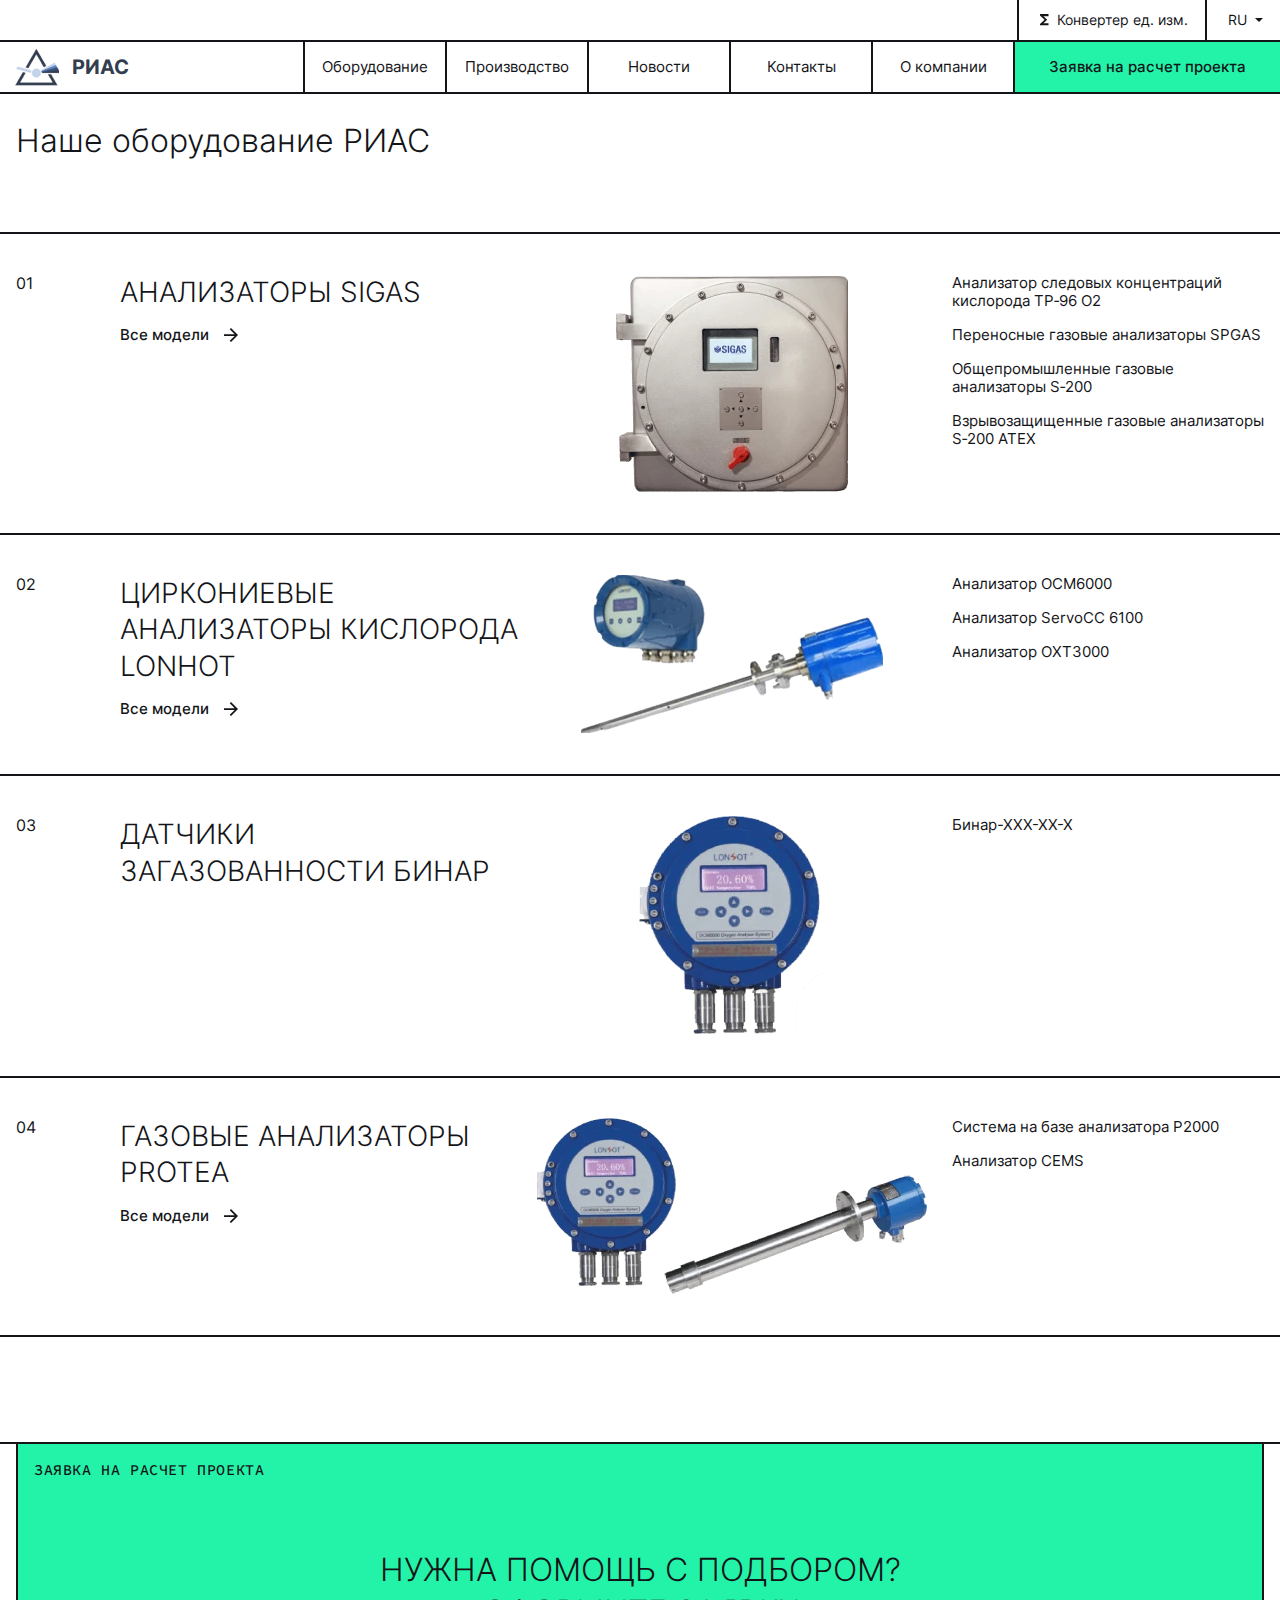
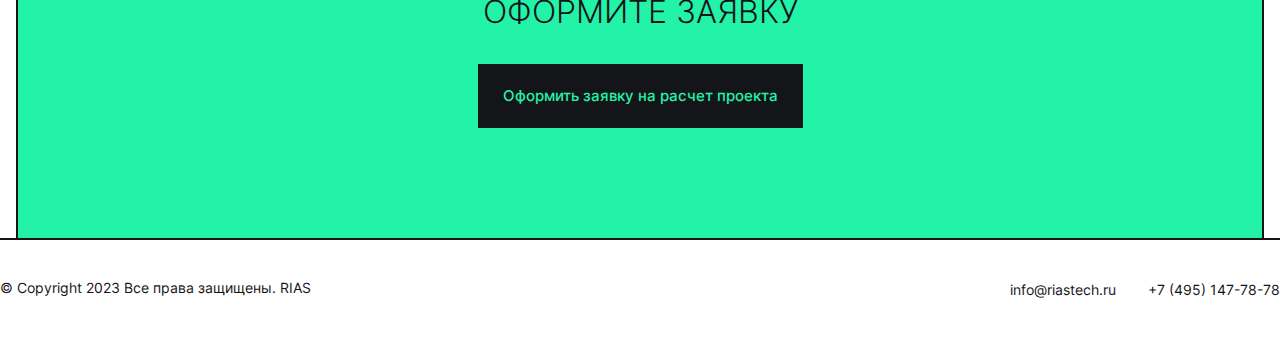
<file: catalog.html>
<!DOCTYPE html>
<html lang="ru">

<head>
	<meta charset="UTF-8">
	<meta name="viewport" content="width=device-width, initial-scale=1.0, minimum-scale=1">
	<meta name="format-detection" content="telephone=no">
	<link rel="shortcut icon" href="img/favicon.png">
	<title>РИАС | Наше оборудование</title>
	<style>
		:root{--swiper-theme-color:#007aff}html{line-height:1.15}body{margin:0}main{display:block}h1{font-size:2em;margin:.67em 0}a{background-color:transparent}img{border-style:none}button{font-family:inherit;font-size:100%;line-height:1.15;margin:0}button{overflow:visible}button{text-transform:none}@font-face{font-family:Inter;font-weight:300;font-display:swap;font-style:normal;src:url(fonts/Inter-Light.woff2) format("woff2"),url(fonts/Inter-Light.woff) format("woff")}@font-face{font-family:Inter;font-weight:400;font-display:swap;font-style:normal;src:url(fonts/Inter-Regular.woff2) format("woff2"),url(fonts/Inter-Regular.woff) format("woff")}@font-face{font-family:Inter;font-weight:500;font-display:swap;font-style:normal;src:url(fonts/Inter-Medium.woff2) format("woff2"),url(fonts/Inter-Medium.woff) format("woff")}@font-face{font-family:Inter;font-weight:600;font-display:swap;font-style:normal;src:url(fonts/Inter-SemiBold.woff2) format("woff2"),url(fonts/Inter-SemiBold.woff) format("woff")}@font-face{font-family:Inter;font-weight:700;font-display:swap;font-style:normal;src:url(fonts/Inter-Bold.woff2) format("woff2"),url(fonts/Inter-Bold.woff) format("woff")}@font-face{font-family:SourceCodePro;font-weight:500;font-display:swap;font-style:normal;src:url(fonts/SourceCodePro-Medium.woff2) format("woff2"),url(fonts/SourceCodePro-Medium.woff) format("woff")}:root{--color-primary:#23F3A8;--color-secondary:#ff8800;--color-black:#141519}*{box-sizing:border-box}html{height:100%}body{display:flex;flex-direction:column;min-width:320px;min-height:100%;font-family:Inter,sans-serif;color:var(--color-black)}h1,p,ul{margin:0;padding:0}ul{list-style:none}a{text-decoration:none;color:inherit}img{max-width:100%}button{padding:0;border:none;background:0 0}.container{max-width:1470px;margin:0 auto;padding:0 15px}.title1,.title1 h1{line-height:1.3;font-weight:300;text-transform:uppercase}.title1--white,.title1--white h1{color:#fff}.title1--lh-120,.title1--lh-120 h1{line-height:1.2}.title1,.title1 h1{font-size:32px}.text{font-size:15px;line-height:1.2}.btn{padding:23px 32px;display:inline-block;background-color:var(--color-primary);text-align:center;font-size:15px;font-weight:500;line-height:1.2}.btn--black{background-color:var(--color-black);color:var(--color-primary)}.logo{display:flex;align-items:center}.logo__img{object-fit:contain}.logo__text{font-size:20px;font-weight:700;line-height:1;color:#323d4f}.logo__text:not(:first-child){margin-left:12px}.menu__header{display:none}.menu__list{display:flex;align-items:center}.menu__item{position:relative}.menu__item--mobile{display:none}.menu__link{display:inline-block;min-width:159px;text-align:center;padding:21px 24px;border-left:2px solid var(--color-black);font-size:15px;color:var(--color-black)}.menu__link img{margin-right:8px}.menu__open{height:24px;display:none}.menu__lines{position:relative;z-index:6}.menu__lines,.menu__lines:after,.menu__lines:before{height:2px;background-color:var(--color-black);display:block;transform:rotate(0);width:18px}.menu__lines:after,.menu__lines:before{content:"";position:absolute;right:0}.menu__lines:before{transform:translateY(-5px)}.menu__lines:after{transform:translateY(5px)}.menu__lines--close{height:0}.menu__lines--close:before{transform:rotate(-45deg);background-color:var(--color-black)}.menu__lines--close:after{transform:rotate(45deg);background-color:var(--color-black)}.menu__lang-box{display:none}.menu__btn{display:none}.dropdown{position:relative}.dropdown__main{position:absolute;top:100%;left:0;z-index:1;display:none}.lang__toggle{display:flex;align-items:center;padding:12px 20px 12px 25px;color:var(--color-black);border-left:2px solid var(--color-black);font-size:14px}.lang__toggle:after{content:"";border:4px solid transparent;border-top:4px solid var(--color-black);display:inline-block;top:17px;margin-left:8px;transform:translateY(2px)}.lang__dropdown{right:0;left:unset}.lang__btns{border:2px solid var(--color-black);border-right:none;display:flex}.lang__btn{padding:21px 41px;min-width:138px}.lang__btn:not(:first-child){border-left:2px solid var(--color-black)}.lang--menu .lang__dropdown{right:-4px}.lang--menu .lang__btns{border:2px solid #fff}.lang--menu .lang__toggle{color:var(--color-black);border-left:none}.lang--menu .lang__toggle:after{border-top-color:var(--color-black)}.lang--menu .lang__btn{border-color:#fff}.header{position:absolute;left:0;top:0;z-index:20;width:100%;background:#fff}.header__top{border-bottom:2px solid var(--color-black)}.header__container{display: flex;}.header__top-links{margin-left:auto;min-width: 278px;display:flex;justify-content:flex-end}.header__top-link{display:flex;align-items:center;flex: 1 1 auto;padding:12px 20px 12px 25px;color:var(--color-black);border-left:2px solid var(--color-black);font-size:14px}.header__top-link svg{margin-right:8px}.header__top-link svg{fill:var(--color-black)}.header__lang{width:82.5px}.header__bottom{border-bottom:2px solid var(--color-black)}.header__bottom-content{padding-left:16px;width: 100%;display:flex;align-items:center}.header__mobile-links{display:none}.header__mobile-link{font-size:14px;color:var(--color-black)}.header__menu{margin-left:auto}.header__btn{padding:21px 41px;min-width: 278px;border-left:2px solid var(--color-black)}.header--index:not(.header--fixed){background:0 0}.header--index:not(.header--fixed) .header__top{border-color:#fff}.header--index:not(.header--fixed) .header__top-link{color:#fff;border-color:#fff}.header--index:not(.header--fixed) .header__top-link svg{fill:#fff}.header--index:not(.header--fixed) .header__lang .lang__toggle{color:#fff;border-color:#fff}.header--index:not(.header--fixed) .header__lang .lang__toggle:after{border-top-color:#fff}.header--index:not(.header--fixed) .header__lang .lang__btns{border-color:#fff}.header--index:not(.header--fixed) .header__lang .lang__btn:not(:first-child){border-color:#fff}.header--index:not(.header--fixed) .header__menu .menu__link{color:#fff;border-color:#fff}.header--index:not(.header--fixed) .header__bottom{border-color:#fff}.header--index:not(.header--fixed) .header__btn{border-color:#fff}.breadcrumbs{padding-bottom:88px}.breadcrumbs__list{display:flex;align-items:center;font-family:SourceCodePro,sans-serif;line-height:1.27;font-size:15px;font-weight:500;letter-spacing:.04em;overflow-x:auto}.breadcrumbs__item{flex:0 0 auto;display:flex;align-items:center}.breadcrumbs__current{color:inherit;text-transform:uppercase}.breadcrumbs__current{flex:0 0 auto}.breadcrumbs--white{color:#fff}.main{padding-top:120px;overflow:hidden}.main__title{margin-bottom: 80px;padding: 0 16px;}.main__title h1,.main__title h2{text-transform: none;}.banner{position:relative;margin-top:-120px;padding-top:120px;padding-bottom:60px;min-height:max(900px,100vh)}.webp .banner{background: url(../img/banner.webp) center/cover no-repeat;background-position-y: 44%;}.no-webp .banner{background: url(../img/banner.jpg) center/cover no-repeat;background-position-y: 44%;}.banner:before{content:"";position:absolute;left:0;top:0;width:100%;height:100%;background:rgba(0,0,0,.25)}.banner__content{position:relative;z-index:1;padding:0 16px}.banner__title{max-width:600px;color:#fff;text-transform:uppercase}.banner__features{margin-top:64px}.banner__features-list{margin:-16px -8px;display:flex;flex-wrap:wrap}.banner__features--indent{margin-top:290px;padding-top:14px;border-top:2px solid #fff}.banner__feature{display:flex;align-items:center;width:calc(25% - 18px);margin:16px 8px}.banner__feature:before{content:"";margin-right:24px;flex:0 0 auto;background-color:var(--color-primary);width:54px;height:54px;border-radius:50%}.banner__feature-text{max-width:250px;color:#fff}.banner__feature--vertical{flex-direction:column;align-items:flex-start}.banner__feature--vertical:before{margin-bottom:16px;margin-right:0;width:40px;height:40px}.banner__feature--vertical .banner__feature-text{max-width:240px;font-weight:500}.contacts__item:first-child{grid-area:A}.contacts__item:nth-child(2){grid-area:B}.contacts__item:nth-child(3){grid-area:C}.contacts__item:nth-child(4){grid-area:D}.contacts__item:nth-child(5){grid-area:E}.contacts__item:nth-child(6){grid-area:F;border-right-color:transparent}.contacts__item:nth-child(7){grid-area:G}.contacts__item:nth-child(8){grid-area:H;border-right-color:transparent}@media (max-width:1480px){.header__container{padding-right:0}}@media (max-width:1320px){.menu__link{min-width:142px;padding:16px}.lang__toggle{padding-right:17px;padding-left:21px}.lang__btn{padding-top:16px;padding-bottom:16px;min-width:130.5px}.header__top-links{min-width: 263px;}.header__top-link{padding-right:17px;padding-left:21px}.header__lang{width:auto}.header__bottom-content{padding-left:0}.header__btn{padding:16px 34px;min-width: 263px;}.banner{min-height:max(700px,100vh)}.banner__content{padding:0}.banner__features--indent{margin-top:226px}.breadcrumbs{padding-bottom:70px}}@media (max-width:1140px){.title1,.title1 h1{font-size:30px}.menu__link{min-width:auto;padding:14px 16px}.lang__toggle{padding:11px 7px 11px 15px}.lang__btn{padding-top:13.5px;padding-bottom:13px;min-width:114.5px}.header__top-links{min-width: 231px;}.header__top-link{padding:11px 7px 11px 15px}.header__btn{padding:14px 24px;min-width: 231px;font-size:14px}.breadcrumbs{padding-bottom:54px}.banner__feature{width:calc(50% - 18px)}.banner__feature--vertical{width:calc(25% - 18px)}}@media (max-width:991px){.title1,.title1 h1{font-size:28px}.text{font-size:14px}.logo__img{max-height:36px;max-width:41px}.logo__text{font-size:18px}.logo__text:not(:first-child){margin-left:10px}.btn{padding:19px 28px}.menu{position:relative}.menu__header{display:flex;justify-content:space-between}.menu__title{padding:21px 8px 19px 8px;font-size:18px;line-height:1.2;text-transform:uppercase}.menu__open{display:block;position:relative;z-index:0}.menu__close{padding:0 22px;background:#fff;border-left:2px solid var(--color-black)}.menu__content{position:fixed;left:0;top:0;z-index:3;transform:translateX(100%);display:flex;flex-direction:column;width:100%;height:100%;background-color:var(--color-primary);opacity:0;visibility:hidden;overflow-y:auto}.menu__list{justify-content:flex-start;align-items:center;flex-direction:column}.menu__item{width:100%}.menu__item--mobile{display:flex}.menu__link{display:flex;align-items:center;justify-content:center;padding-top:20px;padding-bottom:20px;width:100%;border-top:2px solid var(--color-black);border-left:none;font-size:14px;color:var(--color-black)}.menu__lang-box{padding-top:15px;padding-left:8px;padding-right:12px;display:flex;align-items:center;justify-content:space-between;border-top:2px solid var(--color-black);font-size:14px}.menu__lang-box:not(:last-child){margin-bottom:30px}.menu__btn{display:inline-block;margin:auto 8px 8px;padding-top:24px;padding-bottom:24px;font-size:14px}.header__container{padding-left:0}.header__top{display:none}.header__bottom-content{flex-wrap:wrap}.header__logo{padding:10px 0;width:100%;justify-content:center;border-bottom:2px solid var(--color-black)}.header__mobile-links{display:flex;width:calc(100% - 48px)}.header__mobile-link{padding:14px;border-right:2px solid var(--color-black);flex:1 1 100%;max-width:170px;text-align:center}.header__menu{margin-right:15px}.header__btn{padding-top:15px;padding-bottom:15px;border-left:none;border-top:2px solid var(--color-black);width:100%}.header--index:not(.header--fixed) .header__btn,.header--index:not(.header--fixed) .header__logo,.header--index:not(.header--fixed) .header__mobile-link{border-color:#fff}.header--index:not(.header--fixed) .header__mobile-link{color:#fff}.header--index:not(.header--fixed) .header__menu .menu__link{color:var(--color-black);border-color:var(--color-black)}.header--index:not(.header--fixed) .header__menu .menu__open .menu__lines,.header--index:not(.header--fixed) .header__menu .menu__open .menu__lines:after,.header--index:not(.header--fixed) .header__menu .menu__open .menu__lines:before{background-color:#fff}.main{padding-top:170px}.banner{margin-top:-170px;padding-top:170px}.banner__title{max-width:620px}.banner__feature{width:calc(50% - 16px)}.breadcrumbs{padding-bottom:40px}}@media (max-width:767px){.container{padding:0 8px}.title1,.title1 h1{font-size:22px;font-weight:400}.text{font-size:13px}.logo__img{max-height:28px;max-width:32px}.logo__text{font-size:16px}.logo__text:not(:first-child){margin-left:8px}.btn{font-size:14px;padding:16px 24px}.header__container{padding:0}.main{padding-top:155px}.banner{margin-top:-155px;padding-top:155px;padding-bottom:32px}.banner__title{max-width:480px}.banner__features--indent{padding-top:24px}.banner__feature{flex-direction:column;align-items:flex-start}.banner__feature:before{margin-bottom:12px;width:32px;height:32px}.banner__feature-text{font-size:13px;font-weight:500}.breadcrumbs{padding-bottom:32px}.breadcrumbs__list{font-size:14px}}@media (max-width:480px){.title1,.title1 h1{font-size:18px}.banner__title{max-width:390px}}
	</style>
	<link href="css/swiper.min.css" rel="preload" as="style" onload="this.onload=null;this.rel='stylesheet'">
	<link href="css/overlayscrollbars.min.css" rel="preload" as="style" onload="this.onload=null;this.rel='stylesheet'">
	<link href="css/normalize.css?v=14" rel="preload" as="style" onload="this.onload=null;this.rel='stylesheet'">
	<link href="css/fonts.css?v=14" rel="preload" as="style" onload="this.onload=null;this.rel='stylesheet'">
	<link href="css/main.css?v=14" rel="preload" as="style" onload="this.onload=null;this.rel='stylesheet'">
	<link href="css/media.css?v=14" rel="preload" as="style" onload="this.onload=null;this.rel='stylesheet'">
	<noscript>
		<link href="css/swiper.min.css" rel="stylesheet">
		<link href="css/overlayscrollbars.min.css" rel="stylesheet">
		<link href="css/normalize.css?v=14" rel="stylesheet">
		<link href="css/fonts.css?v=14" rel="stylesheet">
		<link href="css/main.css?v=14" rel="stylesheet">
		<link href="css/media.css?v=14" rel="stylesheet">
	</noscript>
</head>

<body class="body">
	<header class="header">
		<div class="header__top">
			<div class="container header__container">
				<div class="header__top-links">
					<a class="link header__top-link" href="converter.html">
						<svg width="9" height="12" viewBox="0 0 9 12" fill="none" xmlns="http://www.w3.org/2000/svg">
							<path
								d="M0 11.3333V9.91667L4.60417 5.66667L0 1.41667V0H8.5V2.125H3.38229L7.18958 5.66667L3.38229 9.20833H8.5V11.3333H0Z" />
						</svg>
						Конвертер ед. изм.
					</a>
					<div class="lang dropdown header__lang">
						<button class="link lang__toggle dropdown__btn">RU</button>
						<div class="lang__dropdown dropdown__main">
							<div class="lang__btns">
								<a class="btn lang__btn" href="index.html">RU</a>
								<a class="btn lang__btn" href="index.html">EN</a>
							</div>
						</div>
					</div>
				</div>
			</div>
		</div>
		<div class="header__bottom">
			<div class="container header__container">
				<div class="header__bottom-content">
					<a class="logo header__logo" href="index.html">
						<img class="logo__img" src="img/logo.png" width="45" height="40" alt="">
						<span class="logo__text">РИАС</span>
					</a>
					<div class="header__mobile-links">
						<a class="link header__mobile-link" href="catalog.html">Оборудование</a>
						<a class="link header__mobile-link" href="contacts.html">Контакты</a>
					</div>
					<nav class="menu header__menu">
						<div class="menu__content">
							<div class="menu__header">
								<div class="menu__title">Меню сайта</div>
								<button class="menu__close">
									<span class="menu__lines menu__lines--close"></span>
								</button>
							</div>
							<ul class="menu__list">
								<li class="menu__item">
									<a class="menu__link" href="catalog.html">Оборудование</a>
								</li>
								<li class="menu__item">
									<a class="menu__link" href="services.html">Производство</a>
								</li>
								<li class="menu__item">
									<a class="menu__link" href="news.html">Новости</a>
								</li>
								<li class="menu__item">
									<a class="menu__link" href="contacts.html">Контакты</a>
								</li>
								<li class="menu__item">
									<a class="menu__link" href="company.html">О компании</a>
								</li>
								<li class="menu__item menu__item--mobile">
									<a class="menu__link" href="converter.html">
										<img src="img/icons/converter-black.svg" width="10" height="12" alt="">
										Конвертер ед. изм.
									</a>
								</li>
							</ul>
							<div class="menu__lang-box">
								<span>Язык на сайте:</span>
								<div class="lang lang--menu dropdown">
									<button class="link lang__toggle dropdown__btn">RU</button>
									<div class="lang__dropdown dropdown__main">
										<div class="lang__btns">
											<a class="btn btn--black lang__btn" href="index.html">RU</a>
											<a class="btn btn--black lang__btn" href="index.html">EN</a>
										</div>
									</div>
								</div>
							</div>
							<a class="btn btn--black menu__btn" href="application.html">Заявка на расчет проекта</a>
						</div>
						<button class="menu__open">
							<span class="menu__lines"></span>
						</button>
					</nav>
					<a class="btn header__btn" href="application.html">Заявка на расчет проекта</a>
				</div>
			</div>
		</div>
	</header>

	<main class="main">

		<section class="products products--pt-0">
			<div class="container container--xl">
				<div class="products__content">
					<div class="title1 main__title">
						<h1>Наше оборудование РИАС</h1>
					</div>
					<div class="products__models-list">
						<div class="product-models products__models">
							<div class="product-models__main">
								<div class="title2 product-models__title">
									<h2>Анализаторы SIGAS</h2>
								</div>
							</div>
							<a class="link-more product-models__more" href="catalog-lonhot.html">Все модели</a>
							<div class="product-models__img">
								<picture>
									<source srcset="img/products/1.webp" type="image/webp">
									<source srcset="img/products/1.png" type="image/png">
									<img src="img/products/1.png" width="234" height="218" alt="">
								</picture>
							</div>
							<div class="product-models__items">
								<a class="text product-models__item" href="catalog-card.html">Анализатор следовых концентраций кислорода TP‑96 O2</a>
								<a class="text product-models__item" href="catalog-card.html">Переносные газовые анализаторы SPGAS</a>
								<a class="text product-models__item" href="catalog-card.html">Общепромышленные газовые анализаторы S‑200</a>
								<a class="text product-models__item" href="catalog-card.html">Взрывозащищенные газовые анализаторы S‑200 ATEX</a>
							</div>
						</div>
						<div class="product-models products__models">
							<div class="product-models__main">
								<div class="title2 product-models__title">
									<h2>Циркониевые анализаторы кислорода Lonhot</h2>
								</div>
							</div>
							<a class="link-more product-models__more" href="catalog-lonhot.html">Все модели</a>
							<div class="product-models__img">
								<picture>
									<source srcset="img/products/2.webp" type="image/webp">
									<source srcset="img/products/2.png" type="image/png">
									<img src="img/products/2.png" width="302" height="158" alt="">
								</picture>
							</div>
							<div class="product-models__items">
								<a class="text product-models__item" href="catalog-card.html">Анализатор OCM6000</a>
								<a class="text product-models__item" href="catalog-card.html">Анализатор ServoCC 6100</a>
								<a class="text product-models__item" href="catalog-card.html">Анализатор OXT3000</a>
							</div>
						</div>
						<div class="product-models products__models">
							<div class="product-models__main">
								<div class="title2 product-models__title">
									<h2>Датчики загазованности Бинар</h2>
								</div>
							</div>
							<div class="product-models__img">
								<picture>
									<source srcset="img/products/3.webp" type="image/webp">
									<source srcset="img/products/3.png" type="image/png">
									<img src="img/products/3.png" width="186" height="218" alt="">
								</picture>
							</div>
							<div class="product-models__items">
								<a class="text product-models__item" href="catalog-card.html">Бинар-ХХХ-ХХ-Х</a>
							</div>
						</div>
						<div class="product-models products__models">
							<div class="product-models__main">
								<div class="title2 product-models__title">
									<h2>Газовые анализаторы Protea</h2>
								</div>
							</div>
							<a class="link-more product-models__more" href="catalog-lonhot.html">Все модели</a>
							<div class="product-models__img">
								<picture>
									<source srcset="img/products/4.webp" type="image/webp">
									<source srcset="img/products/4.png" type="image/png">
									<img src="img/products/4.png" width="390" height="175" alt="">
								</picture>
							</div>
							<div class="product-models__items">
								<a class="text product-models__item" href="catalog-card.html">Система на базе анализатора Р2000</a>
								<a class="text product-models__item" href="catalog-card.html">Анализатор CEMS</a>
							</div>
						</div>
					</div>
				</div>
			</div>
		</section>

		<section class="callback">
			<div class="container container--xl">
				<div class="callback__content">
					<div class="callback__main">
						<div class="breadcrumbs">
							<div class="breadcrumbs__list">
								<div class="breadcrumbs__item">
									<span class="breadcrumbs__current">Заявка на расчет проекта</span>
								</div>
							</div>
						</div>
						<div class="callback__info">
							<div class="title1 callback__title">
								<h2>Нужна помощь с подбором? Оформите заявку</h2>
							</div>
							<a class="btn btn--black callback__btn" href="application.html">Оформить заявку на расчет проекта</a>
						</div>
					</div>
				</div>
			</div>
		</section>
	</main>

	<footer class="footer">
		<div class="container">
			<div class="footer__content">
				<div class="footer__copyright">© Copyright 2023 Все права защищены. RIAS</div>
				<ul class="footer__menu">
					<li class="footer__menu-item">
						<a class="link footer__menu-link" href="mailto:info@riastech.ru">info@riastech.ru</a>
					</li>
					<li class="footer__menu-item">
						<a class="link footer__menu-link" href="tel:+74951477878">+7 (495) 147-78-78</a>
					</li>
				</ul>
			</div>
		</div>
	</footer>

	<script src="js/modernizr.min.js"></script>
	<script src="js/overlayscrollbars.min.js"></script>
	<script src="js/swiper-bundle.min.js"></script>
	<script src="js/main.js?v=14"></script>

</body>

</html>
</file>
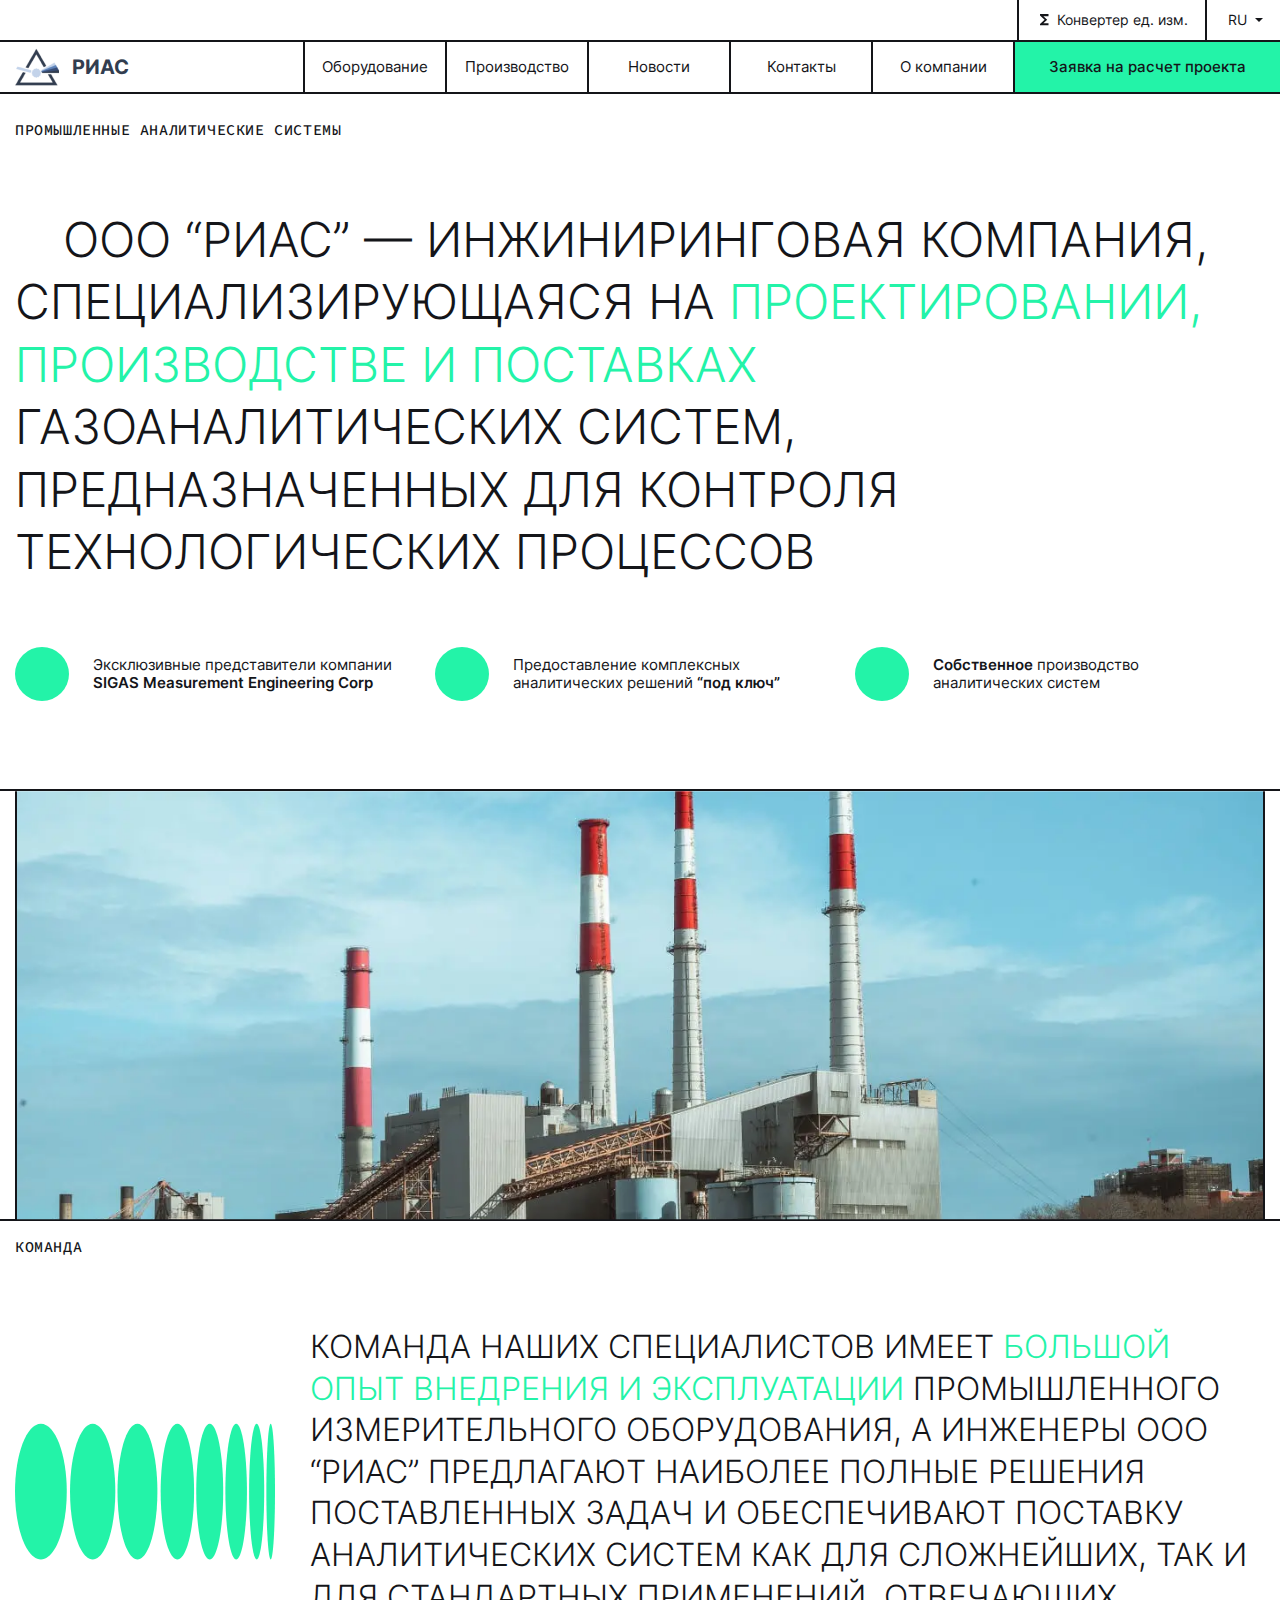
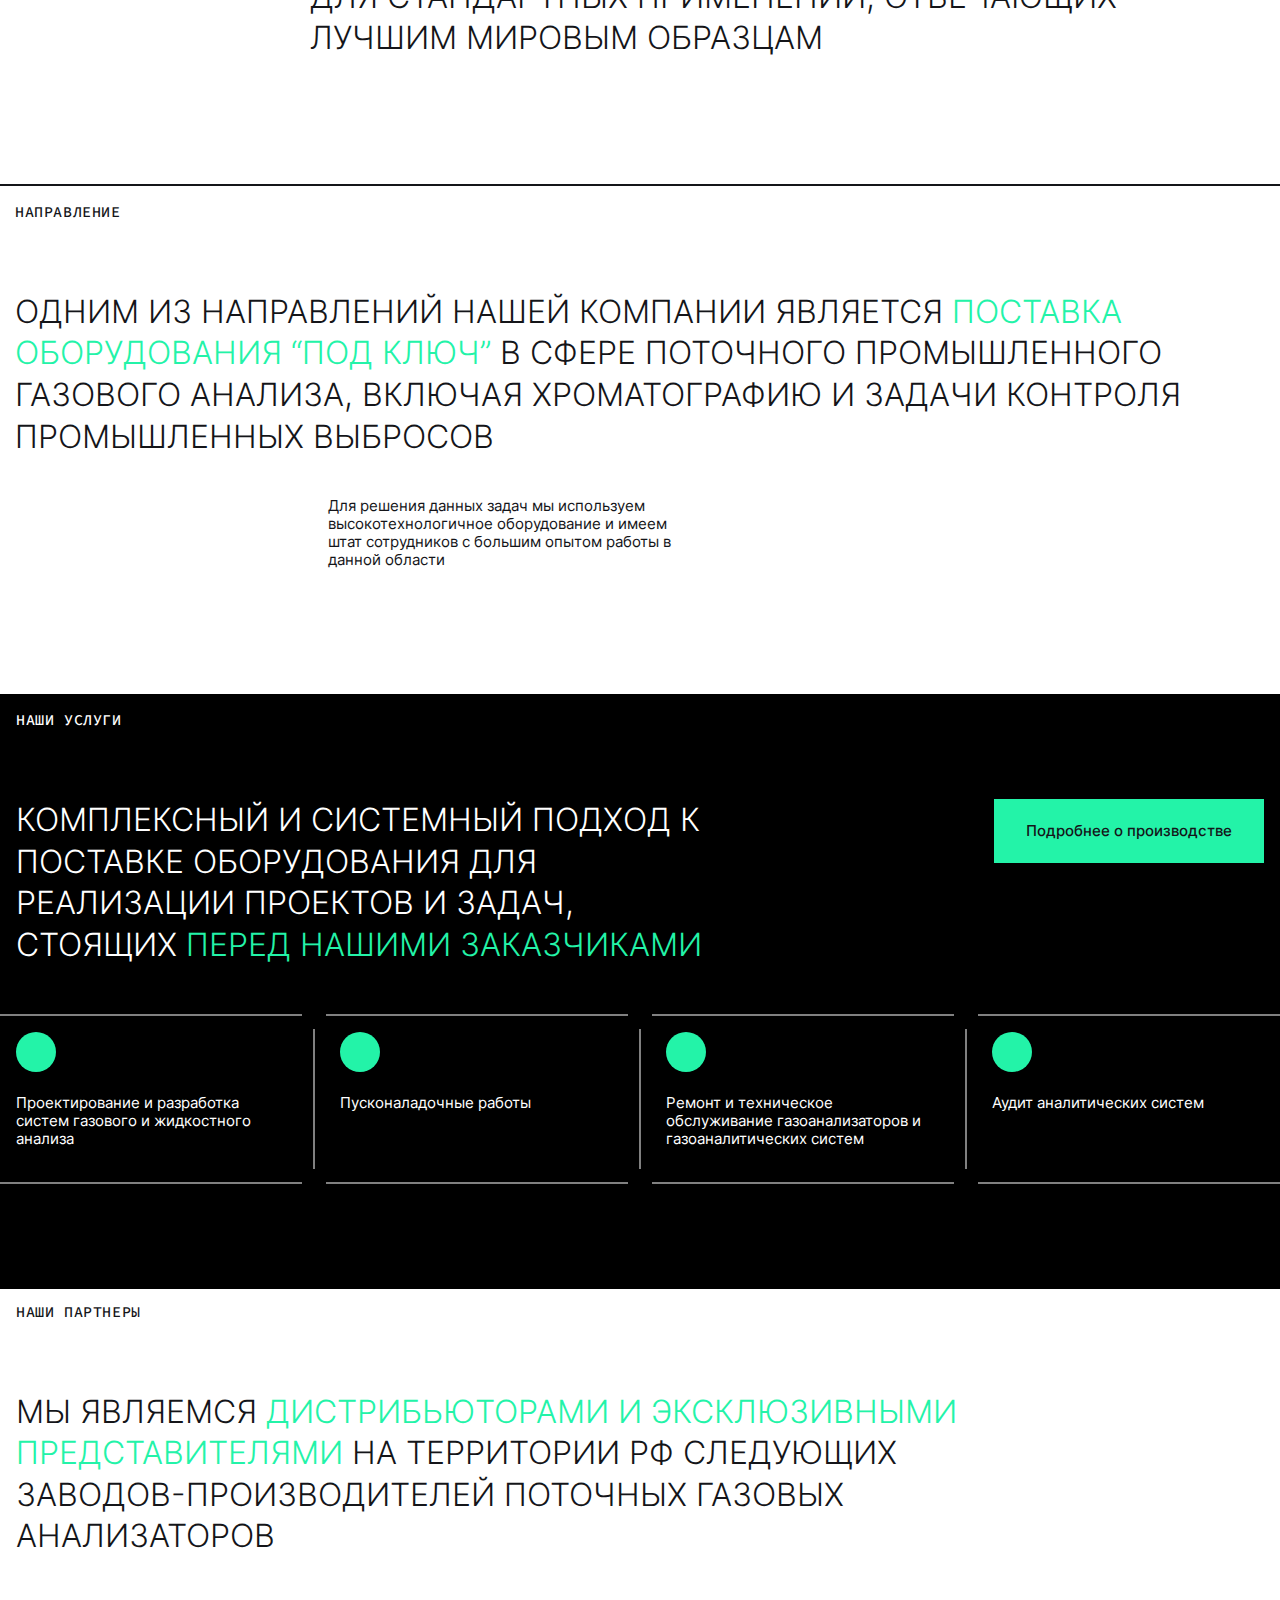
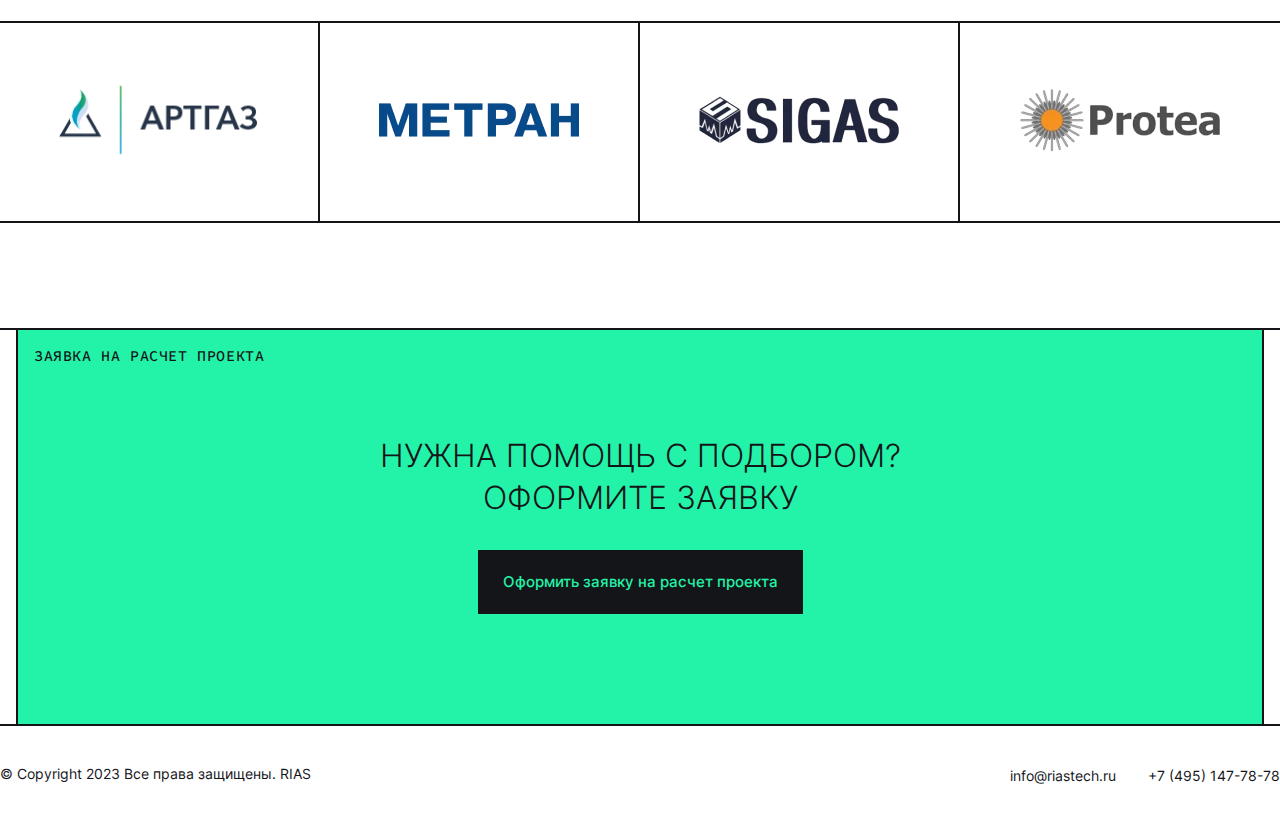
<file: company.html>
<!DOCTYPE html>
<html lang="ru">

<head>
	<meta charset="UTF-8">
	<meta name="viewport" content="width=device-width, initial-scale=1.0, minimum-scale=1">
	<meta name="format-detection" content="telephone=no">
	<link rel="shortcut icon" href="img/favicon.png">
	<title>РИАС | О компании</title>
	<style>
		:root{--swiper-theme-color:#007aff}html{line-height:1.15}body{margin:0}main{display:block}h1{font-size:2em;margin:.67em 0}a{background-color:transparent}img{border-style:none}button{font-family:inherit;font-size:100%;line-height:1.15;margin:0}button{overflow:visible}button{text-transform:none}@font-face{font-family:Inter;font-weight:300;font-display:swap;font-style:normal;src:url(fonts/Inter-Light.woff2) format("woff2"),url(fonts/Inter-Light.woff) format("woff")}@font-face{font-family:Inter;font-weight:400;font-display:swap;font-style:normal;src:url(fonts/Inter-Regular.woff2) format("woff2"),url(fonts/Inter-Regular.woff) format("woff")}@font-face{font-family:Inter;font-weight:500;font-display:swap;font-style:normal;src:url(fonts/Inter-Medium.woff2) format("woff2"),url(fonts/Inter-Medium.woff) format("woff")}@font-face{font-family:Inter;font-weight:600;font-display:swap;font-style:normal;src:url(fonts/Inter-SemiBold.woff2) format("woff2"),url(fonts/Inter-SemiBold.woff) format("woff")}@font-face{font-family:Inter;font-weight:700;font-display:swap;font-style:normal;src:url(fonts/Inter-Bold.woff2) format("woff2"),url(fonts/Inter-Bold.woff) format("woff")}@font-face{font-family:SourceCodePro;font-weight:500;font-display:swap;font-style:normal;src:url(fonts/SourceCodePro-Medium.woff2) format("woff2"),url(fonts/SourceCodePro-Medium.woff) format("woff")}:root{--color-primary:#23F3A8;--color-secondary:#ff8800;--color-black:#141519}*{box-sizing:border-box}html{height:100%}body{display:flex;flex-direction:column;min-width:320px;min-height:100%;font-family:Inter,sans-serif;color:var(--color-black)}h1,p,ul{margin:0;padding:0}ul{list-style:none}a{text-decoration:none;color:inherit}img{max-width:100%}button{padding:0;border:none;background:0 0}.container{max-width:1470px;margin:0 auto;padding:0 15px}.title1,.title1 h1{line-height:1.3;font-weight:300;text-transform:uppercase}.title1--white,.title1--white h1{color:#fff}.title1--lh-120,.title1--lh-120 h1{line-height:1.2}.title1,.title1 h1{font-size:32px}.text{font-size:15px;line-height:1.2}.btn{padding:23px 32px;display:inline-block;background-color:var(--color-primary);text-align:center;font-size:15px;font-weight:500;line-height:1.2}.btn--black{background-color:var(--color-black);color:var(--color-primary)}.logo{display:flex;align-items:center}.logo__img{object-fit:contain}.logo__text{font-size:20px;font-weight:700;line-height:1;color:#323d4f}.logo__text:not(:first-child){margin-left:12px}.menu__header{display:none}.menu__list{display:flex;align-items:center}.menu__item{position:relative}.menu__item--mobile{display:none}.menu__link{display:inline-block;min-width:159px;text-align:center;padding:21px 24px;border-left:2px solid var(--color-black);font-size:15px;color:var(--color-black)}.menu__link img{margin-right:8px}.menu__open{height:24px;display:none}.menu__lines{position:relative;z-index:6}.menu__lines,.menu__lines:after,.menu__lines:before{height:2px;background-color:var(--color-black);display:block;transform:rotate(0);width:18px}.menu__lines:after,.menu__lines:before{content:"";position:absolute;right:0}.menu__lines:before{transform:translateY(-5px)}.menu__lines:after{transform:translateY(5px)}.menu__lines--close{height:0}.menu__lines--close:before{transform:rotate(-45deg);background-color:var(--color-black)}.menu__lines--close:after{transform:rotate(45deg);background-color:var(--color-black)}.menu__lang-box{display:none}.menu__btn{display:none}.dropdown{position:relative}.dropdown__main{position:absolute;top:100%;left:0;z-index:1;display:none}.lang__toggle{display:flex;align-items:center;padding:12px 20px 12px 25px;color:var(--color-black);border-left:2px solid var(--color-black);font-size:14px}.lang__toggle:after{content:"";border:4px solid transparent;border-top:4px solid var(--color-black);display:inline-block;top:17px;margin-left:8px;transform:translateY(2px)}.lang__dropdown{right:0;left:unset}.lang__btns{border:2px solid var(--color-black);border-right:none;display:flex}.lang__btn{padding:21px 41px;min-width:138px}.lang__btn:not(:first-child){border-left:2px solid var(--color-black)}.lang--menu .lang__dropdown{right:-4px}.lang--menu .lang__btns{border:2px solid #fff}.lang--menu .lang__toggle{color:var(--color-black);border-left:none}.lang--menu .lang__toggle:after{border-top-color:var(--color-black)}.lang--menu .lang__btn{border-color:#fff}.header{position:absolute;left:0;top:0;z-index:20;width:100%;background:#fff}.header__top{border-bottom:2px solid var(--color-black)}.header__container{display: flex;}.header__top-links{margin-left:auto;min-width: 278px;display:flex;justify-content:flex-end}.header__top-link{display:flex;align-items:center;flex: 1 1 auto;padding:12px 20px 12px 25px;color:var(--color-black);border-left:2px solid var(--color-black);font-size:14px}.header__top-link svg{margin-right:8px}.header__top-link svg{fill:var(--color-black)}.header__lang{width:82.5px}.header__bottom{border-bottom:2px solid var(--color-black)}.header__bottom-content{padding-left:16px;width: 100%;display:flex;align-items:center}.header__mobile-links{display:none}.header__mobile-link{font-size:14px;color:var(--color-black)}.header__menu{margin-left:auto}.header__btn{padding:21px 41px;min-width: 278px;border-left:2px solid var(--color-black)}.header--index:not(.header--fixed){background:0 0}.header--index:not(.header--fixed) .header__top{border-color:#fff}.header--index:not(.header--fixed) .header__top-link{color:#fff;border-color:#fff}.header--index:not(.header--fixed) .header__top-link svg{fill:#fff}.header--index:not(.header--fixed) .header__lang .lang__toggle{color:#fff;border-color:#fff}.header--index:not(.header--fixed) .header__lang .lang__toggle:after{border-top-color:#fff}.header--index:not(.header--fixed) .header__lang .lang__btns{border-color:#fff}.header--index:not(.header--fixed) .header__lang .lang__btn:not(:first-child){border-color:#fff}.header--index:not(.header--fixed) .header__menu .menu__link{color:#fff;border-color:#fff}.header--index:not(.header--fixed) .header__bottom{border-color:#fff}.header--index:not(.header--fixed) .header__btn{border-color:#fff}.breadcrumbs{padding-bottom:88px}.breadcrumbs__list{display:flex;align-items:center;font-family:SourceCodePro,sans-serif;line-height:1.27;font-size:15px;font-weight:500;letter-spacing:.04em;overflow-x:auto}.breadcrumbs__item{flex:0 0 auto;display:flex;align-items:center}.breadcrumbs__current{color:inherit;text-transform:uppercase}.breadcrumbs__current{flex:0 0 auto}.breadcrumbs--white{color:#fff}.main{padding-top:120px;overflow:hidden}.main__title{margin-bottom: 80px;padding: 0 16px;}.main__title h1,.main__title h2{text-transform: none;}.banner{position:relative;margin-top:-120px;padding-top:120px;padding-bottom:60px;min-height:max(900px,100vh)}.webp .banner{background: url(../img/banner.webp) center/cover no-repeat;background-position-y: 44%;}.no-webp .banner{background: url(../img/banner.jpg) center/cover no-repeat;background-position-y: 44%;}.banner:before{content:"";position:absolute;left:0;top:0;width:100%;height:100%;background:rgba(0,0,0,.25)}.banner__content{position:relative;z-index:1;padding:0 16px}.banner__title{max-width:600px;color:#fff;text-transform:uppercase}.banner__features{margin-top:64px}.banner__features-list{margin:-16px -8px;display:flex;flex-wrap:wrap}.banner__features--indent{margin-top:290px;padding-top:14px;border-top:2px solid #fff}.banner__feature{display:flex;align-items:center;width:calc(25% - 18px);margin:16px 8px}.banner__feature:before{content:"";margin-right:24px;flex:0 0 auto;background-color:var(--color-primary);width:54px;height:54px;border-radius:50%}.banner__feature-text{max-width:250px;color:#fff}.banner__feature--vertical{flex-direction:column;align-items:flex-start}.banner__feature--vertical:before{margin-bottom:16px;margin-right:0;width:40px;height:40px}.banner__feature--vertical .banner__feature-text{max-width:240px;font-weight:500}.contacts__item:first-child{grid-area:A}.contacts__item:nth-child(2){grid-area:B}.contacts__item:nth-child(3){grid-area:C}.contacts__item:nth-child(4){grid-area:D}.contacts__item:nth-child(5){grid-area:E}.contacts__item:nth-child(6){grid-area:F;border-right-color:transparent}.contacts__item:nth-child(7){grid-area:G}.contacts__item:nth-child(8){grid-area:H;border-right-color:transparent}@media (max-width:1480px){.header__container{padding-right:0}}@media (max-width:1320px){.menu__link{min-width:142px;padding:16px}.lang__toggle{padding-right:17px;padding-left:21px}.lang__btn{padding-top:16px;padding-bottom:16px;min-width:130.5px}.header__top-links{min-width: 263px;}.header__top-link{padding-right:17px;padding-left:21px}.header__lang{width:auto}.header__bottom-content{padding-left:0}.header__btn{padding:16px 34px;min-width: 263px;}.banner{min-height:max(700px,100vh)}.banner__content{padding:0}.banner__features--indent{margin-top:226px}.breadcrumbs{padding-bottom:70px}}@media (max-width:1140px){.title1,.title1 h1{font-size:30px}.menu__link{min-width:auto;padding:14px 16px}.lang__toggle{padding:11px 7px 11px 15px}.lang__btn{padding-top:13.5px;padding-bottom:13px;min-width:114.5px}.header__top-links{min-width: 231px;}.header__top-link{padding:11px 7px 11px 15px}.header__btn{padding:14px 24px;min-width: 231px;font-size:14px}.breadcrumbs{padding-bottom:54px}.banner__feature{width:calc(50% - 18px)}.banner__feature--vertical{width:calc(25% - 18px)}}@media (max-width:991px){.title1,.title1 h1{font-size:28px}.text{font-size:14px}.logo__img{max-height:36px;max-width:41px}.logo__text{font-size:18px}.logo__text:not(:first-child){margin-left:10px}.btn{padding:19px 28px}.menu{position:relative}.menu__header{display:flex;justify-content:space-between}.menu__title{padding:21px 8px 19px 8px;font-size:18px;line-height:1.2;text-transform:uppercase}.menu__open{display:block;position:relative;z-index:0}.menu__close{padding:0 22px;background:#fff;border-left:2px solid var(--color-black)}.menu__content{position:fixed;left:0;top:0;z-index:3;transform:translateX(100%);display:flex;flex-direction:column;width:100%;height:100%;background-color:var(--color-primary);opacity:0;visibility:hidden;overflow-y:auto}.menu__list{justify-content:flex-start;align-items:center;flex-direction:column}.menu__item{width:100%}.menu__item--mobile{display:flex}.menu__link{display:flex;align-items:center;justify-content:center;padding-top:20px;padding-bottom:20px;width:100%;border-top:2px solid var(--color-black);border-left:none;font-size:14px;color:var(--color-black)}.menu__lang-box{padding-top:15px;padding-left:8px;padding-right:12px;display:flex;align-items:center;justify-content:space-between;border-top:2px solid var(--color-black);font-size:14px}.menu__lang-box:not(:last-child){margin-bottom:30px}.menu__btn{display:inline-block;margin:auto 8px 8px;padding-top:24px;padding-bottom:24px;font-size:14px}.header__container{padding-left:0}.header__top{display:none}.header__bottom-content{flex-wrap:wrap}.header__logo{padding:10px 0;width:100%;justify-content:center;border-bottom:2px solid var(--color-black)}.header__mobile-links{display:flex;width:calc(100% - 48px)}.header__mobile-link{padding:14px;border-right:2px solid var(--color-black);flex:1 1 100%;max-width:170px;text-align:center}.header__menu{margin-right:15px}.header__btn{padding-top:15px;padding-bottom:15px;border-left:none;border-top:2px solid var(--color-black);width:100%}.header--index:not(.header--fixed) .header__btn,.header--index:not(.header--fixed) .header__logo,.header--index:not(.header--fixed) .header__mobile-link{border-color:#fff}.header--index:not(.header--fixed) .header__mobile-link{color:#fff}.header--index:not(.header--fixed) .header__menu .menu__link{color:var(--color-black);border-color:var(--color-black)}.header--index:not(.header--fixed) .header__menu .menu__open .menu__lines,.header--index:not(.header--fixed) .header__menu .menu__open .menu__lines:after,.header--index:not(.header--fixed) .header__menu .menu__open .menu__lines:before{background-color:#fff}.main{padding-top:170px}.banner{margin-top:-170px;padding-top:170px}.banner__title{max-width:620px}.banner__feature{width:calc(50% - 16px)}.breadcrumbs{padding-bottom:40px}}@media (max-width:767px){.container{padding:0 8px}.title1,.title1 h1{font-size:22px;font-weight:400}.text{font-size:13px}.logo__img{max-height:28px;max-width:32px}.logo__text{font-size:16px}.logo__text:not(:first-child){margin-left:8px}.btn{font-size:14px;padding:16px 24px}.header__container{padding:0}.main{padding-top:155px}.banner{margin-top:-155px;padding-top:155px;padding-bottom:32px}.banner__title{max-width:480px}.banner__features--indent{padding-top:24px}.banner__feature{flex-direction:column;align-items:flex-start}.banner__feature:before{margin-bottom:12px;width:32px;height:32px}.banner__feature-text{font-size:13px;font-weight:500}.breadcrumbs{padding-bottom:32px}.breadcrumbs__list{font-size:14px}}@media (max-width:480px){.title1,.title1 h1{font-size:18px}.banner__title{max-width:390px}}
	</style>
	<link href="css/swiper.min.css" rel="preload" as="style" onload="this.onload=null;this.rel='stylesheet'">
	<link href="css/overlayscrollbars.min.css" rel="preload" as="style" onload="this.onload=null;this.rel='stylesheet'">
	<link href="css/normalize.css?v=14" rel="preload" as="style" onload="this.onload=null;this.rel='stylesheet'">
	<link href="css/fonts.css?v=14" rel="preload" as="style" onload="this.onload=null;this.rel='stylesheet'">
	<link href="css/main.css?v=14" rel="preload" as="style" onload="this.onload=null;this.rel='stylesheet'">
	<link href="css/media.css?v=14" rel="preload" as="style" onload="this.onload=null;this.rel='stylesheet'">
	<noscript>
		<link href="css/swiper.min.css" rel="stylesheet">
		<link href="css/overlayscrollbars.min.css" rel="stylesheet">
		<link href="css/normalize.css?v=14" rel="stylesheet">
		<link href="css/fonts.css?v=14" rel="stylesheet">
		<link href="css/main.css?v=14" rel="stylesheet">
		<link href="css/media.css?v=14" rel="stylesheet">
	</noscript>
</head>

<body class="body">
	<header class="header">
		<div class="header__top">
			<div class="container header__container">
				<div class="header__top-links">
					<a class="link header__top-link" href="converter.html">
						<svg width="9" height="12" viewBox="0 0 9 12" fill="none" xmlns="http://www.w3.org/2000/svg">
							<path
								d="M0 11.3333V9.91667L4.60417 5.66667L0 1.41667V0H8.5V2.125H3.38229L7.18958 5.66667L3.38229 9.20833H8.5V11.3333H0Z" />
						</svg>
						Конвертер ед. изм.
					</a>
					<div class="lang dropdown header__lang">
						<button class="link lang__toggle dropdown__btn">RU</button>
						<div class="lang__dropdown dropdown__main">
							<div class="lang__btns">
								<a class="btn lang__btn" href="index.html">RU</a>
								<a class="btn lang__btn" href="index.html">EN</a>
							</div>
						</div>
					</div>
				</div>
			</div>
		</div>
		<div class="header__bottom">
			<div class="container header__container">
				<div class="header__bottom-content">
					<a class="logo header__logo" href="index.html">
						<img class="logo__img" src="img/logo.png" width="45" height="40" alt="">
						<span class="logo__text">РИАС</span>
					</a>
					<div class="header__mobile-links">
						<a class="link header__mobile-link" href="catalog.html">Оборудование</a>
						<a class="link header__mobile-link" href="contacts.html">Контакты</a>
					</div>
					<nav class="menu header__menu">
						<div class="menu__content">
							<div class="menu__header">
								<div class="menu__title">Меню сайта</div>
								<button class="menu__close">
									<span class="menu__lines menu__lines--close"></span>
								</button>
							</div>
							<ul class="menu__list">
								<li class="menu__item">
									<a class="menu__link" href="catalog.html">Оборудование</a>
								</li>
								<li class="menu__item">
									<a class="menu__link" href="services.html">Производство</a>
								</li>
								<li class="menu__item">
									<a class="menu__link" href="news.html">Новости</a>
								</li>
								<li class="menu__item">
									<a class="menu__link" href="contacts.html">Контакты</a>
								</li>
								<li class="menu__item">
									<a class="menu__link" href="company.html">О компании</a>
								</li>
								<li class="menu__item menu__item--mobile">
									<a class="menu__link" href="converter.html">
										<img src="img/icons/converter-black.svg" width="10" height="12" alt="">
										Конвертер ед. изм.
									</a>
								</li>
							</ul>
							<div class="menu__lang-box">
								<span>Язык на сайте:</span>
								<div class="lang lang--menu dropdown">
									<button class="link lang__toggle dropdown__btn">RU</button>
									<div class="lang__dropdown dropdown__main">
										<div class="lang__btns">
											<a class="btn btn--black lang__btn" href="index.html">RU</a>
											<a class="btn btn--black lang__btn" href="index.html">EN</a>
										</div>
									</div>
								</div>
							</div>
							<a class="btn btn--black menu__btn" href="application.html">Заявка на расчет проекта</a>
						</div>
						<button class="menu__open">
							<span class="menu__lines"></span>
						</button>
					</nav>
					<a class="btn header__btn" href="application.html">Заявка на расчет проекта</a>
				</div>
			</div>
		</div>
	</header>

	<main class="main">
		<section class="banner banner--company banner--white">
			<div class="container">
				<div class="banner__content">
					<div class="breadcrumbs banner__breadcrumbs">
						<div class="breadcrumbs__list">
							<div class="breadcrumbs__item">
								<span class="breadcrumbs__current">Промышленные аналитические системы</span>
							</div>
						</div>
					</div>
					<div class="title1 title1--big banner__title">
						<h1>&emsp;ООО “РИАС” — инжиниринговая компания, специализирующаяся на <b>проектировании, производстве и
								поставках</b>
							газоаналитических систем, предназначенных для контроля технологических процессов</h1>
					</div>
					<div class="banner__features">
						<div class="banner__features-list">
							<div class="banner__feature banner__feature--col-4">
								<p class="text banner__feature-text">Эксклюзивные представители компании <b>SIGAS Measurement
										Engineering Corp</b></p>
							</div>
							<div class="banner__feature banner__feature--col-4">
								<p class="text banner__feature-text">Предоставление комплексных аналитических решений <b>“под ключ”</b>
								</p>
							</div>
							<div class="banner__feature banner__feature--col-4">
								<p class="text banner__feature-text"><b>Собственное</b> производство аналитических систем</p>
							</div>
						</div>
					</div>
					<div class="banner__img">
						<picture>
							<source srcset="img/company-img.webp" type="image/webp">
							<source srcset="img/company-img.png" type="image/png">
							<img src="img/company-img.png" width="1408" height="482" alt="">
						</picture>
					</div>
				</div>
			</div>
		</section>

		<section class="team">
			<div class="container">
				<div class="team__content">
					<div class="breadcrumbs team__breadcrumbs">
						<div class="breadcrumbs__list">
							<div class="breadcrumbs__item">
								<span class="breadcrumbs__current">Команда</span>
							</div>
						</div>
					</div>
					<div class="team__main">
						<div class="team__img">
							<img src="img/circles.svg" width="263" height="138" alt="">
						</div>
						<div class="title1 team__title">
							<h2>Команда наших специалистов имеет <b>большой опыт внедрения и эксплуатации</b> промышленного
								измерительного
								оборудования, а инженеры ООО “РИАС” предлагают наиболее полные решения поставленных задач и обеспечивают
								поставку аналитических систем как для сложнейших, так и для стандартных применений, отвечающих лучшим
								мировым образцам</h2>
						</div>
					</div>
				</div>
			</div>
		</section>

		<section class="direct">
			<div class="container">
				<div class="direct__content">
					<div class="breadcrumbs">
						<div class="breadcrumbs__list">
							<div class="breadcrumbs__item">
								<span class="breadcrumbs__current">Направление</span>
							</div>
						</div>
					</div>
					<div class="title1 direct__title">
						<h2>Одним из направлений нашей компании является <b>поставка оборудования “под ключ”</b> в сфере поточного
							промышленного газового анализа, включая хроматографию и задачи контроля промышленных выбросов</h2>
					</div>
					<div class="text direct__quote">Для решения данных задач мы используем высокотехнологичное оборудование и
						имеем штат сотрудников с большим опытом работы
						в данной области</div>
				</div>
			</div>
		</section>

		<section class="services">
			<div class="container container--xl">
				<div class="services__content">
					<div class="breadcrumbs breadcrumbs--white services__breadcrumbs">
						<div class="breadcrumbs__list">
							<div class="breadcrumbs__item">
								<span class="breadcrumbs__current">Наши услуги</span>
							</div>
						</div>
					</div>
					<div class="services__main">
						<div class="title1 title1--white services__title">
							<h2>комплексный и системный подход к поставке оборудования для
								реализации проектов и задач, стоящих <b>перед нашими заказчиками</b></h2>
						</div>
						<a class="btn services__btn" href="services.html">Подробнее о производстве</a>
						<div class="services__list-box">
							<div class="services__list">
								<div class="services__item">
									<div class="services__item-content">
										<p class="text services__item-text">Проектирование и разработка систем газового и жидкостного
											анализа
										</p>
									</div>
								</div>
								<div class="services__item">
									<div class="services__item-content">
										<p class="text services__item-text">Пусконаладочные работы</p>
									</div>
								</div>
								<div class="services__item">
									<div class="services__item-content">
										<p class="text services__item-text">Ремонт и техническое обслуживание газоанализаторов и
											газоаналитических систем</p>
									</div>
								</div>
								<div class="services__item">
									<div class="services__item-content">
										<p class="text services__item-text">Аудит аналитических систем</p>
									</div>
								</div>
							</div>
						</div>
					</div>
				</div>
			</div>
		</section>

		<section class="partners">
			<div class="container container--xl">
				<div class="partners__content">
					<div class="partners__info">
						<div class="breadcrumbs">
							<div class="breadcrumbs__list">
								<div class="breadcrumbs__item">
									<span class="breadcrumbs__current">Наши партнеры</span>
								</div>
							</div>
						</div>
						<div class="title1 partners__title">
							<h2>Мы являемся <b>дистрибьюторами и эксклюзивными
									представителями</b> на территории РФ следующих заводов-производителей поточных газовых анализаторов
							</h2>
						</div>
					</div>
					<div class="partners__list">
						<div class="partners__item">
							<picture>
								<source srcset="img/partners/artgaz.webp" type="image/webp">
								<source srcset="img/partners/artgaz.png" type="image/png">
								<img class="partners__item-img" src="img/partners/artgaz.png" width="200" height="70" alt="">
							</picture>
						</div>
						<div class="partners__item">
							<picture>
								<source srcset="img/partners/metran.webp" type="image/webp">
								<source srcset="img/partners/metran.png" type="image/png">
								<img class="partners__item-img" src="img/partners/metran.png" width="200" height="34" alt="">
							</picture>
						</div>
						<div class="partners__item">
							<picture>
								<source srcset="img/partners/sigas.webp" type="image/webp">
								<source srcset="img/partners/sigas.png" type="image/png">
								<img class="partners__item-img" src="img/partners/sigas.png" width="200" height="48" alt="">
							</picture>
						</div>
						<div class="partners__item">
							<picture>
								<source srcset="img/partners/protea.webp" type="image/webp">
								<source srcset="img/partners/protea.png" type="image/png">
								<img class="partners__item-img" src="img/partners/protea.png" width="200" height="64" alt="">
							</picture>
						</div>
					</div>
				</div>
			</div>
		</section>

		<section class="callback">
			<div class="container container--xl">
				<div class="callback__content">
					<div class="callback__main">
						<div class="breadcrumbs">
							<div class="breadcrumbs__list">
								<div class="breadcrumbs__item">
									<span class="breadcrumbs__current">Заявка на расчет проекта</span>
								</div>
							</div>
						</div>
						<div class="callback__info">
							<div class="title1 callback__title">
								<h2>Нужна помощь с подбором? Оформите заявку</h2>
							</div>
							<a class="btn btn--black callback__btn" href="application.html">Оформить заявку на расчет проекта</a>
						</div>
					</div>
				</div>
			</div>
		</section>
	</main>

	<footer class="footer">
		<div class="container">
			<div class="footer__content">
				<div class="footer__copyright">© Copyright 2023 Все права защищены. RIAS</div>
				<ul class="footer__menu">
					<li class="footer__menu-item">
						<a class="link footer__menu-link" href="mailto:info@riastech.ru">info@riastech.ru</a>
					</li>
					<li class="footer__menu-item">
						<a class="link footer__menu-link" href="tel:+74951477878">+7 (495) 147-78-78</a>
					</li>
				</ul>
			</div>
		</div>
	</footer>

	<script src="js/modernizr.min.js"></script>
	<script src="js/overlayscrollbars.min.js"></script>
	<script src="js/swiper-bundle.min.js"></script>
	<script src="js/main.js?v=14"></script>

</body>

</html>
</file>
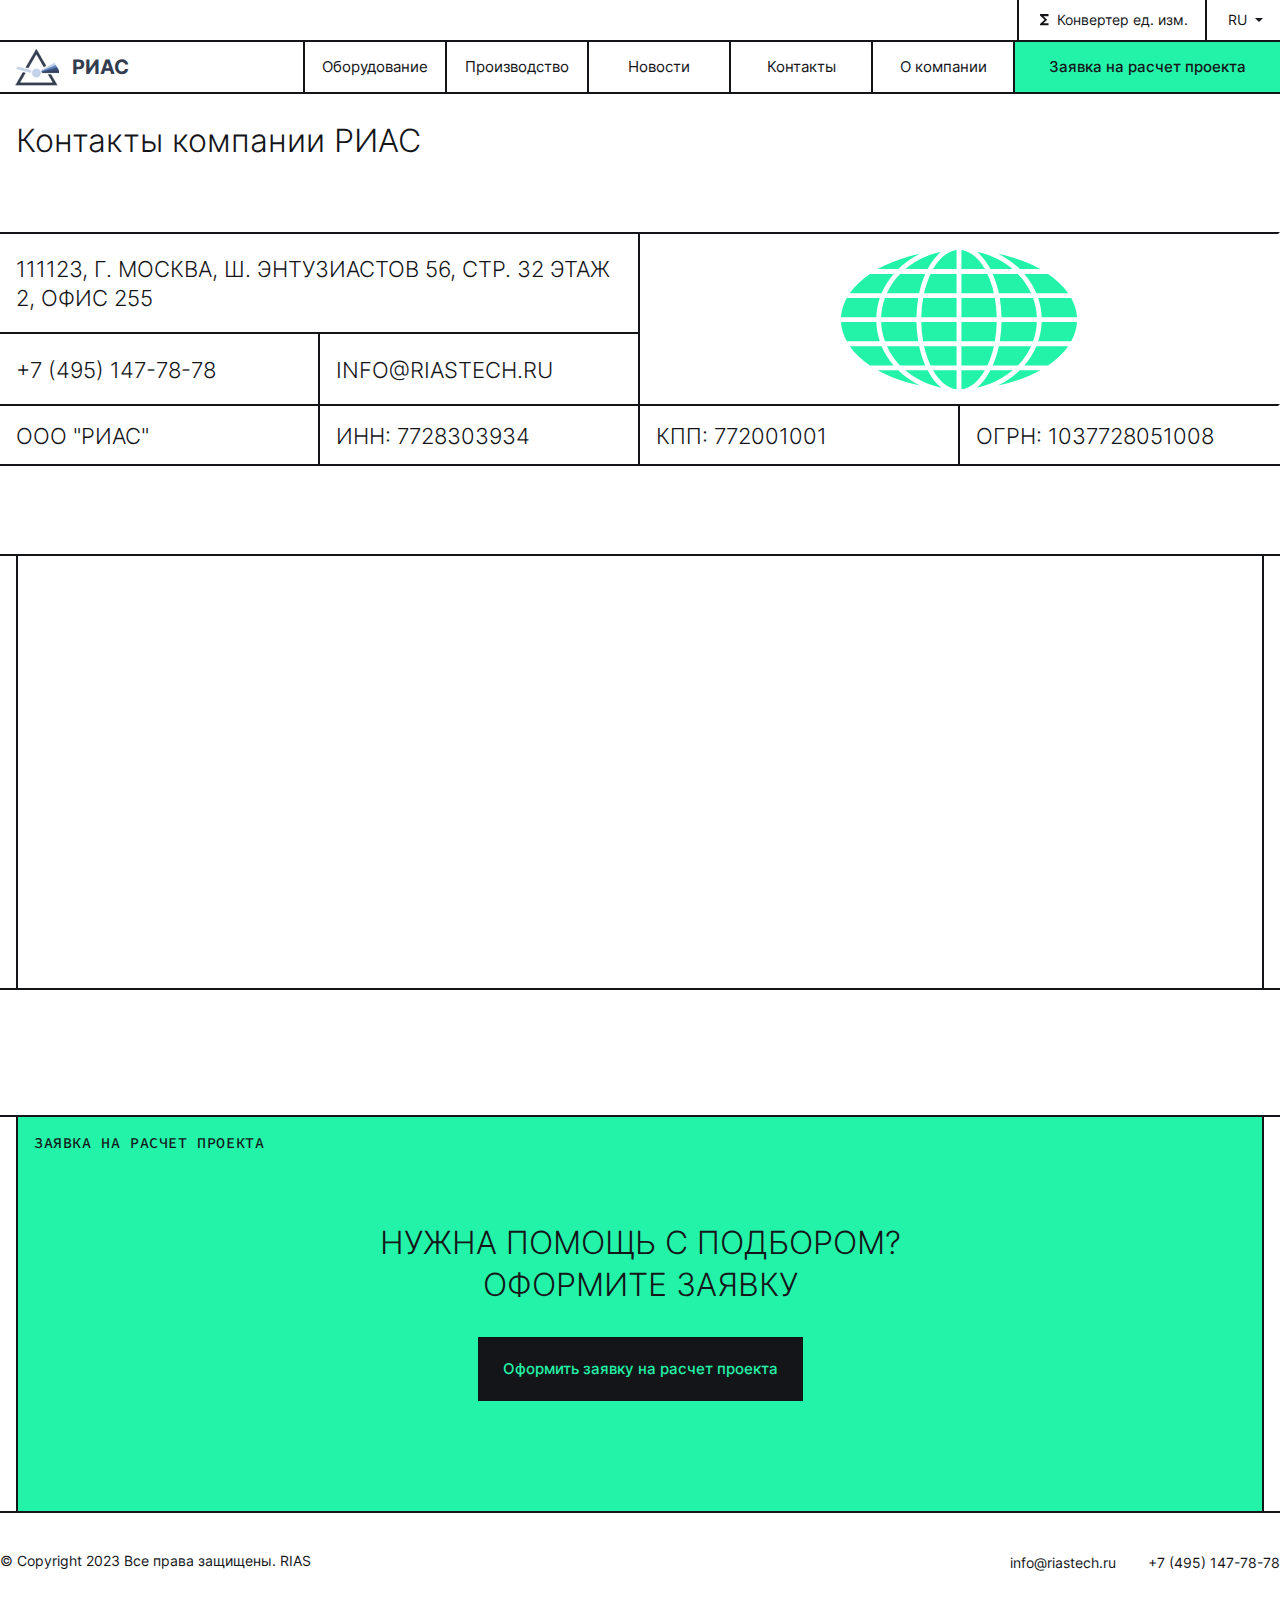
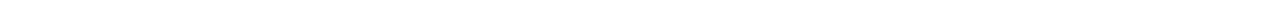
<file: contacts.html>
<!DOCTYPE html>
<html lang="ru">

<head>
	<meta charset="UTF-8">
	<meta name="viewport" content="width=device-width, initial-scale=1.0, minimum-scale=1">
	<meta name="format-detection" content="telephone=no">
	<link rel="shortcut icon" href="img/favicon.png">
	<title>РИАС | Контакты</title>
	<style>
		:root{--swiper-theme-color:#007aff}html{line-height:1.15}body{margin:0}main{display:block}h1{font-size:2em;margin:.67em 0}a{background-color:transparent}img{border-style:none}button{font-family:inherit;font-size:100%;line-height:1.15;margin:0}button{overflow:visible}button{text-transform:none}@font-face{font-family:Inter;font-weight:300;font-display:swap;font-style:normal;src:url(fonts/Inter-Light.woff2) format("woff2"),url(fonts/Inter-Light.woff) format("woff")}@font-face{font-family:Inter;font-weight:400;font-display:swap;font-style:normal;src:url(fonts/Inter-Regular.woff2) format("woff2"),url(fonts/Inter-Regular.woff) format("woff")}@font-face{font-family:Inter;font-weight:500;font-display:swap;font-style:normal;src:url(fonts/Inter-Medium.woff2) format("woff2"),url(fonts/Inter-Medium.woff) format("woff")}@font-face{font-family:Inter;font-weight:600;font-display:swap;font-style:normal;src:url(fonts/Inter-SemiBold.woff2) format("woff2"),url(fonts/Inter-SemiBold.woff) format("woff")}@font-face{font-family:Inter;font-weight:700;font-display:swap;font-style:normal;src:url(fonts/Inter-Bold.woff2) format("woff2"),url(fonts/Inter-Bold.woff) format("woff")}@font-face{font-family:SourceCodePro;font-weight:500;font-display:swap;font-style:normal;src:url(fonts/SourceCodePro-Medium.woff2) format("woff2"),url(fonts/SourceCodePro-Medium.woff) format("woff")}:root{--color-primary:#23F3A8;--color-secondary:#ff8800;--color-black:#141519}*{box-sizing:border-box}html{height:100%}body{display:flex;flex-direction:column;min-width:320px;min-height:100%;font-family:Inter,sans-serif;color:var(--color-black)}h1,p,ul{margin:0;padding:0}ul{list-style:none}a{text-decoration:none;color:inherit}img{max-width:100%}button{padding:0;border:none;background:0 0}.container{max-width:1470px;margin:0 auto;padding:0 15px}.title1,.title1 h1{line-height:1.3;font-weight:300;text-transform:uppercase}.title1--white,.title1--white h1{color:#fff}.title1--lh-120,.title1--lh-120 h1{line-height:1.2}.title1,.title1 h1{font-size:32px}.text{font-size:15px;line-height:1.2}.btn{padding:23px 32px;display:inline-block;background-color:var(--color-primary);text-align:center;font-size:15px;font-weight:500;line-height:1.2}.btn--black{background-color:var(--color-black);color:var(--color-primary)}.logo{display:flex;align-items:center}.logo__img{object-fit:contain}.logo__text{font-size:20px;font-weight:700;line-height:1;color:#323d4f}.logo__text:not(:first-child){margin-left:12px}.menu__header{display:none}.menu__list{display:flex;align-items:center}.menu__item{position:relative}.menu__item--mobile{display:none}.menu__link{display:inline-block;min-width:159px;text-align:center;padding:21px 24px;border-left:2px solid var(--color-black);font-size:15px;color:var(--color-black)}.menu__link img{margin-right:8px}.menu__open{height:24px;display:none}.menu__lines{position:relative;z-index:6}.menu__lines,.menu__lines:after,.menu__lines:before{height:2px;background-color:var(--color-black);display:block;transform:rotate(0);width:18px}.menu__lines:after,.menu__lines:before{content:"";position:absolute;right:0}.menu__lines:before{transform:translateY(-5px)}.menu__lines:after{transform:translateY(5px)}.menu__lines--close{height:0}.menu__lines--close:before{transform:rotate(-45deg);background-color:var(--color-black)}.menu__lines--close:after{transform:rotate(45deg);background-color:var(--color-black)}.menu__lang-box{display:none}.menu__btn{display:none}.dropdown{position:relative}.dropdown__main{position:absolute;top:100%;left:0;z-index:1;display:none}.lang__toggle{display:flex;align-items:center;padding:12px 20px 12px 25px;color:var(--color-black);border-left:2px solid var(--color-black);font-size:14px}.lang__toggle:after{content:"";border:4px solid transparent;border-top:4px solid var(--color-black);display:inline-block;top:17px;margin-left:8px;transform:translateY(2px)}.lang__dropdown{right:0;left:unset}.lang__btns{border:2px solid var(--color-black);border-right:none;display:flex}.lang__btn{padding:21px 41px;min-width:138px}.lang__btn:not(:first-child){border-left:2px solid var(--color-black)}.lang--menu .lang__dropdown{right:-4px}.lang--menu .lang__btns{border:2px solid #fff}.lang--menu .lang__toggle{color:var(--color-black);border-left:none}.lang--menu .lang__toggle:after{border-top-color:var(--color-black)}.lang--menu .lang__btn{border-color:#fff}.header{position:absolute;left:0;top:0;z-index:20;width:100%;background:#fff}.header__top{border-bottom:2px solid var(--color-black)}.header__container{display: flex;}.header__top-links{margin-left:auto;min-width: 278px;display:flex;justify-content:flex-end}.header__top-link{display:flex;align-items:center;flex: 1 1 auto;padding:12px 20px 12px 25px;color:var(--color-black);border-left:2px solid var(--color-black);font-size:14px}.header__top-link svg{margin-right:8px}.header__top-link svg{fill:var(--color-black)}.header__lang{width:82.5px}.header__bottom{border-bottom:2px solid var(--color-black)}.header__bottom-content{padding-left:16px;width: 100%;display:flex;align-items:center}.header__mobile-links{display:none}.header__mobile-link{font-size:14px;color:var(--color-black)}.header__menu{margin-left:auto}.header__btn{padding:21px 41px;min-width: 278px;border-left:2px solid var(--color-black)}.header--index:not(.header--fixed){background:0 0}.header--index:not(.header--fixed) .header__top{border-color:#fff}.header--index:not(.header--fixed) .header__top-link{color:#fff;border-color:#fff}.header--index:not(.header--fixed) .header__top-link svg{fill:#fff}.header--index:not(.header--fixed) .header__lang .lang__toggle{color:#fff;border-color:#fff}.header--index:not(.header--fixed) .header__lang .lang__toggle:after{border-top-color:#fff}.header--index:not(.header--fixed) .header__lang .lang__btns{border-color:#fff}.header--index:not(.header--fixed) .header__lang .lang__btn:not(:first-child){border-color:#fff}.header--index:not(.header--fixed) .header__menu .menu__link{color:#fff;border-color:#fff}.header--index:not(.header--fixed) .header__bottom{border-color:#fff}.header--index:not(.header--fixed) .header__btn{border-color:#fff}.breadcrumbs{padding-bottom:88px}.breadcrumbs__list{display:flex;align-items:center;font-family:SourceCodePro,sans-serif;line-height:1.27;font-size:15px;font-weight:500;letter-spacing:.04em;overflow-x:auto}.breadcrumbs__item{flex:0 0 auto;display:flex;align-items:center}.breadcrumbs__current{color:inherit;text-transform:uppercase}.breadcrumbs__current{flex:0 0 auto}.breadcrumbs--white{color:#fff}.main{padding-top:120px;overflow:hidden}.main__title{margin-bottom: 80px;padding: 0 16px;}.main__title h1,.main__title h2{text-transform: none;}.banner{position:relative;margin-top:-120px;padding-top:120px;padding-bottom:60px;min-height:max(900px,100vh)}.webp .banner{background: url(../img/banner.webp) center/cover no-repeat;background-position-y: 44%;}.no-webp .banner{background: url(../img/banner.jpg) center/cover no-repeat;background-position-y: 44%;}.banner:before{content:"";position:absolute;left:0;top:0;width:100%;height:100%;background:rgba(0,0,0,.25)}.banner__content{position:relative;z-index:1;padding:0 16px}.banner__title{max-width:600px;color:#fff;text-transform:uppercase}.banner__features{margin-top:64px}.banner__features-list{margin:-16px -8px;display:flex;flex-wrap:wrap}.banner__features--indent{margin-top:290px;padding-top:14px;border-top:2px solid #fff}.banner__feature{display:flex;align-items:center;width:calc(25% - 18px);margin:16px 8px}.banner__feature:before{content:"";margin-right:24px;flex:0 0 auto;background-color:var(--color-primary);width:54px;height:54px;border-radius:50%}.banner__feature-text{max-width:250px;color:#fff}.banner__feature--vertical{flex-direction:column;align-items:flex-start}.banner__feature--vertical:before{margin-bottom:16px;margin-right:0;width:40px;height:40px}.banner__feature--vertical .banner__feature-text{max-width:240px;font-weight:500}.contacts__item:first-child{grid-area:A}.contacts__item:nth-child(2){grid-area:B}.contacts__item:nth-child(3){grid-area:C}.contacts__item:nth-child(4){grid-area:D}.contacts__item:nth-child(5){grid-area:E}.contacts__item:nth-child(6){grid-area:F;border-right-color:transparent}.contacts__item:nth-child(7){grid-area:G}.contacts__item:nth-child(8){grid-area:H;border-right-color:transparent}@media (max-width:1480px){.header__container{padding-right:0}}@media (max-width:1320px){.menu__link{min-width:142px;padding:16px}.lang__toggle{padding-right:17px;padding-left:21px}.lang__btn{padding-top:16px;padding-bottom:16px;min-width:130.5px}.header__top-links{min-width: 263px;}.header__top-link{padding-right:17px;padding-left:21px}.header__lang{width:auto}.header__bottom-content{padding-left:0}.header__btn{padding:16px 34px;min-width: 263px;}.banner{min-height:max(700px,100vh)}.banner__content{padding:0}.banner__features--indent{margin-top:226px}.breadcrumbs{padding-bottom:70px}}@media (max-width:1140px){.title1,.title1 h1{font-size:30px}.menu__link{min-width:auto;padding:14px 16px}.lang__toggle{padding:11px 7px 11px 15px}.lang__btn{padding-top:13.5px;padding-bottom:13px;min-width:114.5px}.header__top-links{min-width: 231px;}.header__top-link{padding:11px 7px 11px 15px}.header__btn{padding:14px 24px;min-width: 231px;font-size:14px}.breadcrumbs{padding-bottom:54px}.banner__feature{width:calc(50% - 18px)}.banner__feature--vertical{width:calc(25% - 18px)}}@media (max-width:991px){.title1,.title1 h1{font-size:28px}.text{font-size:14px}.logo__img{max-height:36px;max-width:41px}.logo__text{font-size:18px}.logo__text:not(:first-child){margin-left:10px}.btn{padding:19px 28px}.menu{position:relative}.menu__header{display:flex;justify-content:space-between}.menu__title{padding:21px 8px 19px 8px;font-size:18px;line-height:1.2;text-transform:uppercase}.menu__open{display:block;position:relative;z-index:0}.menu__close{padding:0 22px;background:#fff;border-left:2px solid var(--color-black)}.menu__content{position:fixed;left:0;top:0;z-index:3;transform:translateX(100%);display:flex;flex-direction:column;width:100%;height:100%;background-color:var(--color-primary);opacity:0;visibility:hidden;overflow-y:auto}.menu__list{justify-content:flex-start;align-items:center;flex-direction:column}.menu__item{width:100%}.menu__item--mobile{display:flex}.menu__link{display:flex;align-items:center;justify-content:center;padding-top:20px;padding-bottom:20px;width:100%;border-top:2px solid var(--color-black);border-left:none;font-size:14px;color:var(--color-black)}.menu__lang-box{padding-top:15px;padding-left:8px;padding-right:12px;display:flex;align-items:center;justify-content:space-between;border-top:2px solid var(--color-black);font-size:14px}.menu__lang-box:not(:last-child){margin-bottom:30px}.menu__btn{display:inline-block;margin:auto 8px 8px;padding-top:24px;padding-bottom:24px;font-size:14px}.header__container{padding-left:0}.header__top{display:none}.header__bottom-content{flex-wrap:wrap}.header__logo{padding:10px 0;width:100%;justify-content:center;border-bottom:2px solid var(--color-black)}.header__mobile-links{display:flex;width:calc(100% - 48px)}.header__mobile-link{padding:14px;border-right:2px solid var(--color-black);flex:1 1 100%;max-width:170px;text-align:center}.header__menu{margin-right:15px}.header__btn{padding-top:15px;padding-bottom:15px;border-left:none;border-top:2px solid var(--color-black);width:100%}.header--index:not(.header--fixed) .header__btn,.header--index:not(.header--fixed) .header__logo,.header--index:not(.header--fixed) .header__mobile-link{border-color:#fff}.header--index:not(.header--fixed) .header__mobile-link{color:#fff}.header--index:not(.header--fixed) .header__menu .menu__link{color:var(--color-black);border-color:var(--color-black)}.header--index:not(.header--fixed) .header__menu .menu__open .menu__lines,.header--index:not(.header--fixed) .header__menu .menu__open .menu__lines:after,.header--index:not(.header--fixed) .header__menu .menu__open .menu__lines:before{background-color:#fff}.main{padding-top:170px}.banner{margin-top:-170px;padding-top:170px}.banner__title{max-width:620px}.banner__feature{width:calc(50% - 16px)}.breadcrumbs{padding-bottom:40px}}@media (max-width:767px){.container{padding:0 8px}.title1,.title1 h1{font-size:22px;font-weight:400}.text{font-size:13px}.logo__img{max-height:28px;max-width:32px}.logo__text{font-size:16px}.logo__text:not(:first-child){margin-left:8px}.btn{font-size:14px;padding:16px 24px}.header__container{padding:0}.main{padding-top:155px}.banner{margin-top:-155px;padding-top:155px;padding-bottom:32px}.banner__title{max-width:480px}.banner__features--indent{padding-top:24px}.banner__feature{flex-direction:column;align-items:flex-start}.banner__feature:before{margin-bottom:12px;width:32px;height:32px}.banner__feature-text{font-size:13px;font-weight:500}.breadcrumbs{padding-bottom:32px}.breadcrumbs__list{font-size:14px}}@media (max-width:480px){.title1,.title1 h1{font-size:18px}.banner__title{max-width:390px}}
	</style>
	<link href="css/swiper.min.css" rel="preload" as="style" onload="this.onload=null;this.rel='stylesheet'">
	<link href="css/overlayscrollbars.min.css" rel="preload" as="style" onload="this.onload=null;this.rel='stylesheet'">
	<link href="css/normalize.css?v=14" rel="preload" as="style" onload="this.onload=null;this.rel='stylesheet'">
	<link href="css/fonts.css?v=14" rel="preload" as="style" onload="this.onload=null;this.rel='stylesheet'">
	<link href="css/main.css?v=14" rel="preload" as="style" onload="this.onload=null;this.rel='stylesheet'">
	<link href="css/media.css?v=14" rel="preload" as="style" onload="this.onload=null;this.rel='stylesheet'">
	<noscript>
		<link href="css/swiper.min.css" rel="stylesheet">
		<link href="css/overlayscrollbars.min.css" rel="stylesheet">
		<link href="css/normalize.css?v=14" rel="stylesheet">
		<link href="css/fonts.css?v=14" rel="stylesheet">
		<link href="css/main.css?v=14" rel="stylesheet">
		<link href="css/media.css?v=14" rel="stylesheet">
	</noscript>


<body class="body">

	<header class="header">
		<div class="header__top">
			<div class="container header__container">
				<div class="header__top-links">
					<a class="link header__top-link" href="converter.html">
						<svg width="9" height="12" viewBox="0 0 9 12" fill="none" xmlns="http://www.w3.org/2000/svg">
							<path
								d="M0 11.3333V9.91667L4.60417 5.66667L0 1.41667V0H8.5V2.125H3.38229L7.18958 5.66667L3.38229 9.20833H8.5V11.3333H0Z" />
						</svg>
						Конвертер ед. изм.
					</a>
					<div class="lang dropdown header__lang">
						<button class="link lang__toggle dropdown__btn">RU</button>
						<div class="lang__dropdown dropdown__main">
							<div class="lang__btns">
								<a class="btn lang__btn" href="index.html">RU</a>
								<a class="btn lang__btn" href="index.html">EN</a>
							</div>
						</div>
					</div>
				</div>
			</div>
		</div>
		<div class="header__bottom">
			<div class="container header__container">
				<div class="header__bottom-content">
					<a class="logo header__logo" href="index.html">
						<img class="logo__img" src="img/logo.png" width="45" height="40" alt="">
						<span class="logo__text">РИАС</span>
					</a>
					<div class="header__mobile-links">
						<a class="link header__mobile-link" href="catalog.html">Оборудование</a>
						<a class="link header__mobile-link" href="contacts.html">Контакты</a>
					</div>
					<nav class="menu header__menu">
						<div class="menu__content">
							<div class="menu__header">
								<div class="menu__title">Меню сайта</div>
								<button class="menu__close">
									<span class="menu__lines menu__lines--close"></span>
								</button>
							</div>
							<ul class="menu__list">
								<li class="menu__item">
									<a class="menu__link" href="catalog.html">Оборудование</a>
								</li>
								<li class="menu__item">
									<a class="menu__link" href="services.html">Производство</a>
								</li>
								<li class="menu__item">
									<a class="menu__link" href="news.html">Новости</a>
								</li>
								<li class="menu__item">
									<a class="menu__link" href="contacts.html">Контакты</a>
								</li>
								<li class="menu__item">
									<a class="menu__link" href="company.html">О компании</a>
								</li>
								<li class="menu__item menu__item--mobile">
									<a class="menu__link" href="converter.html">
										<img src="img/icons/converter-black.svg" width="10" height="12" alt="">
										Конвертер ед. изм.
									</a>
								</li>
							</ul>
							<div class="menu__lang-box">
								<span>Язык на сайте:</span>
								<div class="lang lang--menu dropdown">
									<button class="link lang__toggle dropdown__btn">RU</button>
									<div class="lang__dropdown dropdown__main">
										<div class="lang__btns">
											<a class="btn btn--black lang__btn" href="index.html">RU</a>
											<a class="btn btn--black lang__btn" href="index.html">EN</a>
										</div>
									</div>
								</div>
							</div>
							<a class="btn btn--black menu__btn" href="application.html">Заявка на расчет проекта</a>
						</div>
						<button class="menu__open">
							<span class="menu__lines"></span>
						</button>
					</nav>
					<a class="btn header__btn" href="application.html">Заявка на расчет проекта</a>
				</div>
			</div>
		</div>
	</header>

	<main class="main">
		<div class="contacts">
			<div class="container container--xl">
				<div class="contacts__content">
					<div class="title1 main__title">
						<h1>Контакты компании РИАС</h1>
					</div>
					<div class="contacts__main">
						<div class="contacts__item">
							<p class="contacts__item-text">111123, г. Москва, ш. Энтузиастов 56, стр. 32 этаж 2, офис 255</p>
						</div>
						<div class="contacts__item">
							<a class="contacts__item-text" href="tel:+74951477878">+7 (495) 147-78-78</a>
						</div>
						<div class="contacts__item ">
							<a class="contacts__item-text" href="mailto:info@riastech.ru">info@riastech.ru</a>
						</div>
						<div class="contacts__item">
							<p class="contacts__item-text">ООО "РИАС"</p>
						</div>
						<div class="contacts__item">
							<p class="contacts__item-text">ИНН: 7728303934</p>
						</div>
						<div class="contacts__item">
							<div class="contacts__item-img">
								<img src="img/contacts-img.svg" width="236" height="140" alt="">
							</div>
						</div>
						<div class="contacts__item">
							<p class="contacts__item-text">КПП: 772001001</p>
						</div>
						<div class="contacts__item">
							<p class="contacts__item-text">ОГРН: 1037728051008</p>
						</div>
					</div>
					<div class="contacts__map">
						<iframe src="https://yandex.ru/map-widget/v1/?um=constructor%3Ad925cae335e97d055abc6fc86103920423ef139f8c92ccc1ed112b7f5f8e437c&amp;source=constructor"></iframe>
					</div>
				</div>
			</div>
		</div>

		<section class="callback">
			<div class="container container--xl">
				<div class="callback__content">
					<div class="callback__main">
						<div class="breadcrumbs">
							<div class="breadcrumbs__list">
								<div class="breadcrumbs__item">
									<span class="breadcrumbs__current">Заявка на расчет проекта</span>
								</div>
							</div>
						</div>
						<div class="callback__info">
							<div class="title1 callback__title">
								<h2>Нужна помощь с подбором? Оформите заявку</h2>
							</div>
							<a class="btn btn--black callback__btn" href="application.html">Оформить заявку на расчет проекта</a>
						</div>
					</div>
				</div>
			</div>
		</section>
	</main>

	<footer class="footer">
		<div class="container">
			<div class="footer__content">
				<div class="footer__copyright">© Copyright 2023 Все права защищены. RIAS</div>
				<ul class="footer__menu">
					<li class="footer__menu-item">
						<a class="link footer__menu-link" href="mailto:info@riastech.ru">info@riastech.ru</a>
					</li>
					<li class="footer__menu-item">
						<a class="link footer__menu-link" href="tel:+74951477878">+7 (495) 147-78-78</a>
					</li>
				</ul>
			</div>
		</div>
	</footer>

	<script src="js/modernizr.min.js"></script>
	<script src="js/overlayscrollbars.min.js"></script>
	<script src="js/swiper-bundle.min.js"></script>
	<script src="js/main.js?v=14"></script>

</body>

</html>
</file>
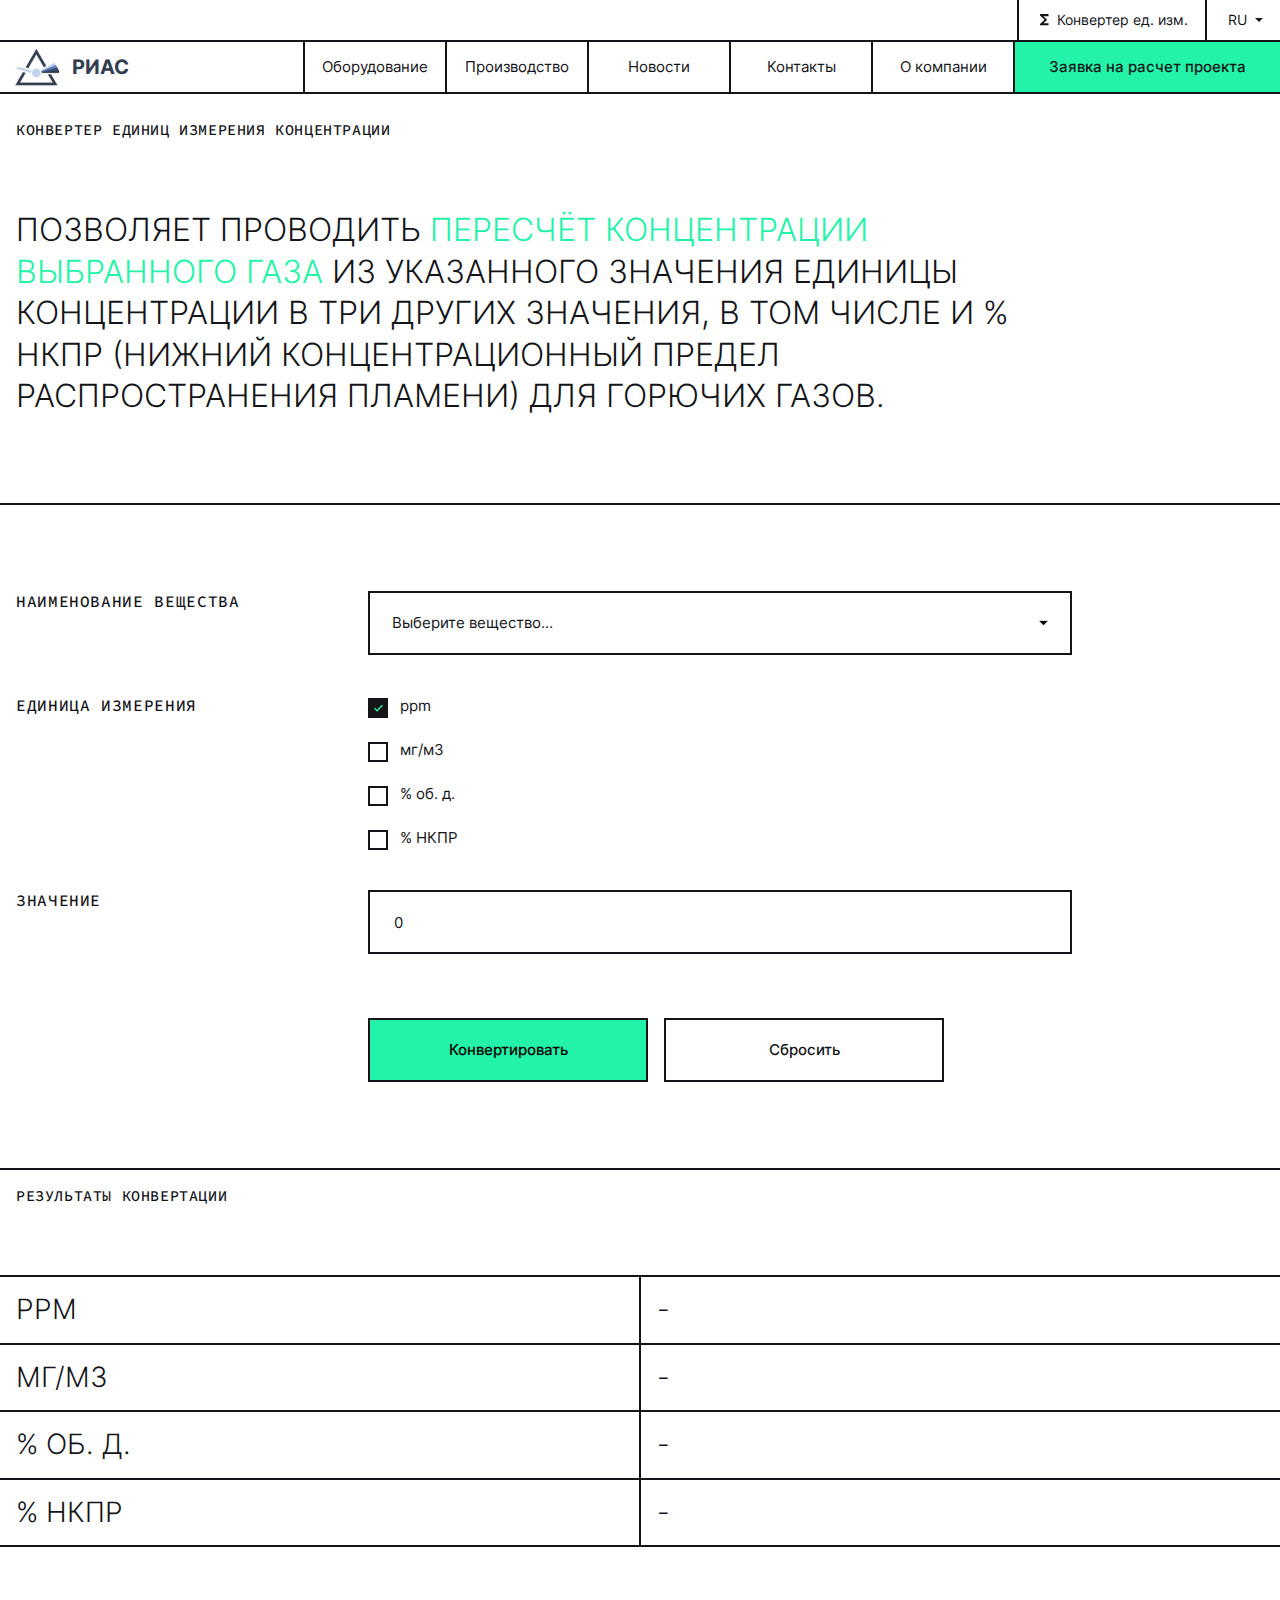
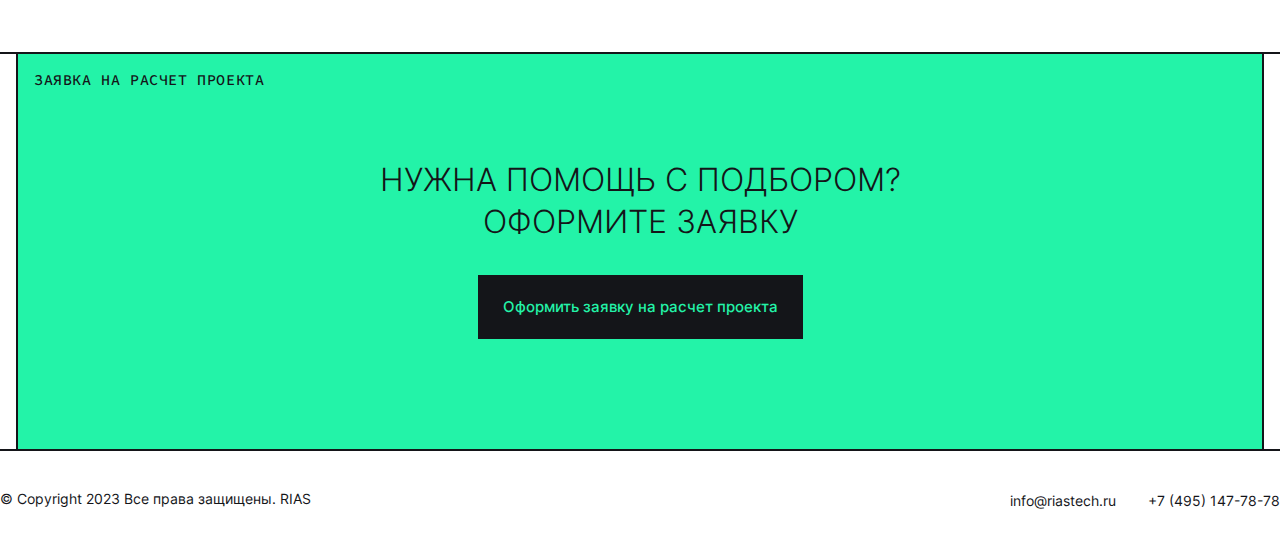
<file: converter.html>
<!DOCTYPE html>
<html lang="ru">

<head>
	<meta charset="UTF-8">
	<meta name="viewport" content="width=device-width, initial-scale=1.0, minimum-scale=1">
	<meta name="format-detection" content="telephone=no">
	<link rel="shortcut icon" href="img/favicon.png">
	<title>РИАС | Конвертер единиц измерения концентрации</title>
	<style>
		:root{--swiper-theme-color:#007aff}html{line-height:1.15}body{margin:0}main{display:block}h1{font-size:2em;margin:.67em 0}a{background-color:transparent}img{border-style:none}button{font-family:inherit;font-size:100%;line-height:1.15;margin:0}button{overflow:visible}button{text-transform:none}@font-face{font-family:Inter;font-weight:300;font-display:swap;font-style:normal;src:url(fonts/Inter-Light.woff2) format("woff2"),url(fonts/Inter-Light.woff) format("woff")}@font-face{font-family:Inter;font-weight:400;font-display:swap;font-style:normal;src:url(fonts/Inter-Regular.woff2) format("woff2"),url(fonts/Inter-Regular.woff) format("woff")}@font-face{font-family:Inter;font-weight:500;font-display:swap;font-style:normal;src:url(fonts/Inter-Medium.woff2) format("woff2"),url(fonts/Inter-Medium.woff) format("woff")}@font-face{font-family:Inter;font-weight:600;font-display:swap;font-style:normal;src:url(fonts/Inter-SemiBold.woff2) format("woff2"),url(fonts/Inter-SemiBold.woff) format("woff")}@font-face{font-family:Inter;font-weight:700;font-display:swap;font-style:normal;src:url(fonts/Inter-Bold.woff2) format("woff2"),url(fonts/Inter-Bold.woff) format("woff")}@font-face{font-family:SourceCodePro;font-weight:500;font-display:swap;font-style:normal;src:url(fonts/SourceCodePro-Medium.woff2) format("woff2"),url(fonts/SourceCodePro-Medium.woff) format("woff")}:root{--color-primary:#23F3A8;--color-secondary:#ff8800;--color-black:#141519}*{box-sizing:border-box}html{height:100%}body{display:flex;flex-direction:column;min-width:320px;min-height:100%;font-family:Inter,sans-serif;color:var(--color-black)}h1,p,ul{margin:0;padding:0}ul{list-style:none}a{text-decoration:none;color:inherit}img{max-width:100%}button{padding:0;border:none;background:0 0}.container{max-width:1470px;margin:0 auto;padding:0 15px}.title1,.title1 h1{line-height:1.3;font-weight:300;text-transform:uppercase}.title1--white,.title1--white h1{color:#fff}.title1--lh-120,.title1--lh-120 h1{line-height:1.2}.title1,.title1 h1{font-size:32px}.text{font-size:15px;line-height:1.2}.btn{padding:23px 32px;display:inline-block;background-color:var(--color-primary);text-align:center;font-size:15px;font-weight:500;line-height:1.2}.btn--black{background-color:var(--color-black);color:var(--color-primary)}.logo{display:flex;align-items:center}.logo__img{object-fit:contain}.logo__text{font-size:20px;font-weight:700;line-height:1;color:#323d4f}.logo__text:not(:first-child){margin-left:12px}.menu__header{display:none}.menu__list{display:flex;align-items:center}.menu__item{position:relative}.menu__item--mobile{display:none}.menu__link{display:inline-block;min-width:159px;text-align:center;padding:21px 24px;border-left:2px solid var(--color-black);font-size:15px;color:var(--color-black)}.menu__link img{margin-right:8px}.menu__open{height:24px;display:none}.menu__lines{position:relative;z-index:6}.menu__lines,.menu__lines:after,.menu__lines:before{height:2px;background-color:var(--color-black);display:block;transform:rotate(0);width:18px}.menu__lines:after,.menu__lines:before{content:"";position:absolute;right:0}.menu__lines:before{transform:translateY(-5px)}.menu__lines:after{transform:translateY(5px)}.menu__lines--close{height:0}.menu__lines--close:before{transform:rotate(-45deg);background-color:var(--color-black)}.menu__lines--close:after{transform:rotate(45deg);background-color:var(--color-black)}.menu__lang-box{display:none}.menu__btn{display:none}.dropdown{position:relative}.dropdown__main{position:absolute;top:100%;left:0;z-index:1;display:none}.lang__toggle{display:flex;align-items:center;padding:12px 20px 12px 25px;color:var(--color-black);border-left:2px solid var(--color-black);font-size:14px}.lang__toggle:after{content:"";border:4px solid transparent;border-top:4px solid var(--color-black);display:inline-block;top:17px;margin-left:8px;transform:translateY(2px)}.lang__dropdown{right:0;left:unset}.lang__btns{border:2px solid var(--color-black);border-right:none;display:flex}.lang__btn{padding:21px 41px;min-width:138px}.lang__btn:not(:first-child){border-left:2px solid var(--color-black)}.lang--menu .lang__dropdown{right:-4px}.lang--menu .lang__btns{border:2px solid #fff}.lang--menu .lang__toggle{color:var(--color-black);border-left:none}.lang--menu .lang__toggle:after{border-top-color:var(--color-black)}.lang--menu .lang__btn{border-color:#fff}.header{position:absolute;left:0;top:0;z-index:20;width:100%;background:#fff}.header__top{border-bottom:2px solid var(--color-black)}.header__container{display: flex;}.header__top-links{margin-left:auto;min-width: 278px;display:flex;justify-content:flex-end}.header__top-link{display:flex;align-items:center;flex: 1 1 auto;padding:12px 20px 12px 25px;color:var(--color-black);border-left:2px solid var(--color-black);font-size:14px}.header__top-link svg{margin-right:8px}.header__top-link svg{fill:var(--color-black)}.header__lang{width:82.5px}.header__bottom{border-bottom:2px solid var(--color-black)}.header__bottom-content{padding-left:16px;width: 100%;display:flex;align-items:center}.header__mobile-links{display:none}.header__mobile-link{font-size:14px;color:var(--color-black)}.header__menu{margin-left:auto}.header__btn{padding:21px 41px;min-width: 278px;border-left:2px solid var(--color-black)}.header--index:not(.header--fixed){background:0 0}.header--index:not(.header--fixed) .header__top{border-color:#fff}.header--index:not(.header--fixed) .header__top-link{color:#fff;border-color:#fff}.header--index:not(.header--fixed) .header__top-link svg{fill:#fff}.header--index:not(.header--fixed) .header__lang .lang__toggle{color:#fff;border-color:#fff}.header--index:not(.header--fixed) .header__lang .lang__toggle:after{border-top-color:#fff}.header--index:not(.header--fixed) .header__lang .lang__btns{border-color:#fff}.header--index:not(.header--fixed) .header__lang .lang__btn:not(:first-child){border-color:#fff}.header--index:not(.header--fixed) .header__menu .menu__link{color:#fff;border-color:#fff}.header--index:not(.header--fixed) .header__bottom{border-color:#fff}.header--index:not(.header--fixed) .header__btn{border-color:#fff}.breadcrumbs{padding-bottom:88px}.breadcrumbs__list{display:flex;align-items:center;font-family:SourceCodePro,sans-serif;line-height:1.27;font-size:15px;font-weight:500;letter-spacing:.04em;overflow-x:auto}.breadcrumbs__item{flex:0 0 auto;display:flex;align-items:center}.breadcrumbs__current{color:inherit;text-transform:uppercase}.breadcrumbs__current{flex:0 0 auto}.breadcrumbs--white{color:#fff}.main{padding-top:120px;overflow:hidden}.main__title{margin-bottom: 80px;padding: 0 16px;}.main__title h1,.main__title h2{text-transform: none;}.banner{position:relative;margin-top:-120px;padding-top:120px;padding-bottom:60px;min-height:max(900px,100vh)}.webp .banner{background: url(../img/banner.webp) center/cover no-repeat;background-position-y: 44%;}.no-webp .banner{background: url(../img/banner.jpg) center/cover no-repeat;background-position-y: 44%;}.banner:before{content:"";position:absolute;left:0;top:0;width:100%;height:100%;background:rgba(0,0,0,.25)}.banner__content{position:relative;z-index:1;padding:0 16px}.banner__title{max-width:600px;color:#fff;text-transform:uppercase}.banner__features{margin-top:64px}.banner__features-list{margin:-16px -8px;display:flex;flex-wrap:wrap}.banner__features--indent{margin-top:290px;padding-top:14px;border-top:2px solid #fff}.banner__feature{display:flex;align-items:center;width:calc(25% - 18px);margin:16px 8px}.banner__feature:before{content:"";margin-right:24px;flex:0 0 auto;background-color:var(--color-primary);width:54px;height:54px;border-radius:50%}.banner__feature-text{max-width:250px;color:#fff}.banner__feature--vertical{flex-direction:column;align-items:flex-start}.banner__feature--vertical:before{margin-bottom:16px;margin-right:0;width:40px;height:40px}.banner__feature--vertical .banner__feature-text{max-width:240px;font-weight:500}.contacts__item:first-child{grid-area:A}.contacts__item:nth-child(2){grid-area:B}.contacts__item:nth-child(3){grid-area:C}.contacts__item:nth-child(4){grid-area:D}.contacts__item:nth-child(5){grid-area:E}.contacts__item:nth-child(6){grid-area:F;border-right-color:transparent}.contacts__item:nth-child(7){grid-area:G}.contacts__item:nth-child(8){grid-area:H;border-right-color:transparent}@media (max-width:1480px){.header__container{padding-right:0}}@media (max-width:1320px){.menu__link{min-width:142px;padding:16px}.lang__toggle{padding-right:17px;padding-left:21px}.lang__btn{padding-top:16px;padding-bottom:16px;min-width:130.5px}.header__top-links{min-width: 263px;}.header__top-link{padding-right:17px;padding-left:21px}.header__lang{width:auto}.header__bottom-content{padding-left:0}.header__btn{padding:16px 34px;min-width: 263px;}.banner{min-height:max(700px,100vh)}.banner__content{padding:0}.banner__features--indent{margin-top:226px}.breadcrumbs{padding-bottom:70px}}@media (max-width:1140px){.title1,.title1 h1{font-size:30px}.menu__link{min-width:auto;padding:14px 16px}.lang__toggle{padding:11px 7px 11px 15px}.lang__btn{padding-top:13.5px;padding-bottom:13px;min-width:114.5px}.header__top-links{min-width: 231px;}.header__top-link{padding:11px 7px 11px 15px}.header__btn{padding:14px 24px;min-width: 231px;font-size:14px}.breadcrumbs{padding-bottom:54px}.banner__feature{width:calc(50% - 18px)}.banner__feature--vertical{width:calc(25% - 18px)}}@media (max-width:991px){.title1,.title1 h1{font-size:28px}.text{font-size:14px}.logo__img{max-height:36px;max-width:41px}.logo__text{font-size:18px}.logo__text:not(:first-child){margin-left:10px}.btn{padding:19px 28px}.menu{position:relative}.menu__header{display:flex;justify-content:space-between}.menu__title{padding:21px 8px 19px 8px;font-size:18px;line-height:1.2;text-transform:uppercase}.menu__open{display:block;position:relative;z-index:0}.menu__close{padding:0 22px;background:#fff;border-left:2px solid var(--color-black)}.menu__content{position:fixed;left:0;top:0;z-index:3;transform:translateX(100%);display:flex;flex-direction:column;width:100%;height:100%;background-color:var(--color-primary);opacity:0;visibility:hidden;overflow-y:auto}.menu__list{justify-content:flex-start;align-items:center;flex-direction:column}.menu__item{width:100%}.menu__item--mobile{display:flex}.menu__link{display:flex;align-items:center;justify-content:center;padding-top:20px;padding-bottom:20px;width:100%;border-top:2px solid var(--color-black);border-left:none;font-size:14px;color:var(--color-black)}.menu__lang-box{padding-top:15px;padding-left:8px;padding-right:12px;display:flex;align-items:center;justify-content:space-between;border-top:2px solid var(--color-black);font-size:14px}.menu__lang-box:not(:last-child){margin-bottom:30px}.menu__btn{display:inline-block;margin:auto 8px 8px;padding-top:24px;padding-bottom:24px;font-size:14px}.header__container{padding-left:0}.header__top{display:none}.header__bottom-content{flex-wrap:wrap}.header__logo{padding:10px 0;width:100%;justify-content:center;border-bottom:2px solid var(--color-black)}.header__mobile-links{display:flex;width:calc(100% - 48px)}.header__mobile-link{padding:14px;border-right:2px solid var(--color-black);flex:1 1 100%;max-width:170px;text-align:center}.header__menu{margin-right:15px}.header__btn{padding-top:15px;padding-bottom:15px;border-left:none;border-top:2px solid var(--color-black);width:100%}.header--index:not(.header--fixed) .header__btn,.header--index:not(.header--fixed) .header__logo,.header--index:not(.header--fixed) .header__mobile-link{border-color:#fff}.header--index:not(.header--fixed) .header__mobile-link{color:#fff}.header--index:not(.header--fixed) .header__menu .menu__link{color:var(--color-black);border-color:var(--color-black)}.header--index:not(.header--fixed) .header__menu .menu__open .menu__lines,.header--index:not(.header--fixed) .header__menu .menu__open .menu__lines:after,.header--index:not(.header--fixed) .header__menu .menu__open .menu__lines:before{background-color:#fff}.main{padding-top:170px}.banner{margin-top:-170px;padding-top:170px}.banner__title{max-width:620px}.banner__feature{width:calc(50% - 16px)}.breadcrumbs{padding-bottom:40px}}@media (max-width:767px){.container{padding:0 8px}.title1,.title1 h1{font-size:22px;font-weight:400}.text{font-size:13px}.logo__img{max-height:28px;max-width:32px}.logo__text{font-size:16px}.logo__text:not(:first-child){margin-left:8px}.btn{font-size:14px;padding:16px 24px}.header__container{padding:0}.main{padding-top:155px}.banner{margin-top:-155px;padding-top:155px;padding-bottom:32px}.banner__title{max-width:480px}.banner__features--indent{padding-top:24px}.banner__feature{flex-direction:column;align-items:flex-start}.banner__feature:before{margin-bottom:12px;width:32px;height:32px}.banner__feature-text{font-size:13px;font-weight:500}.breadcrumbs{padding-bottom:32px}.breadcrumbs__list{font-size:14px}}@media (max-width:480px){.title1,.title1 h1{font-size:18px}.banner__title{max-width:390px}}
	</style>
	<link href="css/swiper.min.css" rel="preload" as="style" onload="this.onload=null;this.rel='stylesheet'">
	<link href="css/overlayscrollbars.min.css" rel="preload" as="style" onload="this.onload=null;this.rel='stylesheet'">
	<link href="css/normalize.css?v=14" rel="preload" as="style" onload="this.onload=null;this.rel='stylesheet'">
	<link href="css/fonts.css?v=14" rel="preload" as="style" onload="this.onload=null;this.rel='stylesheet'">
	<link href="css/main.css?v=14" rel="preload" as="style" onload="this.onload=null;this.rel='stylesheet'">
	<link href="css/media.css?v=14" rel="preload" as="style" onload="this.onload=null;this.rel='stylesheet'">
	<noscript>
		<link href="css/swiper.min.css" rel="stylesheet">
		<link href="css/overlayscrollbars.min.css" rel="stylesheet">
		<link href="css/normalize.css?v=14" rel="stylesheet">
		<link href="css/fonts.css?v=14" rel="stylesheet">
		<link href="css/main.css?v=14" rel="stylesheet">
		<link href="css/media.css?v=14" rel="stylesheet">
	</noscript>
</head>

<body class="body">

	<header class="header">
		<div class="header__top">
			<div class="container header__container">
				<div class="header__top-links">
					<a class="link header__top-link" href="converter.html">
						<svg width="9" height="12" viewBox="0 0 9 12" fill="none" xmlns="http://www.w3.org/2000/svg">
							<path
								d="M0 11.3333V9.91667L4.60417 5.66667L0 1.41667V0H8.5V2.125H3.38229L7.18958 5.66667L3.38229 9.20833H8.5V11.3333H0Z" />
						</svg>
						Конвертер ед. изм.
					</a>
					<div class="lang dropdown header__lang">
						<button class="link lang__toggle dropdown__btn">RU</button>
						<div class="lang__dropdown dropdown__main">
							<div class="lang__btns">
								<a class="btn lang__btn" href="index.html">RU</a>
								<a class="btn lang__btn" href="index.html">EN</a>
							</div>
						</div>
					</div>
				</div>
			</div>
		</div>
		<div class="header__bottom">
			<div class="container header__container">
				<div class="header__bottom-content">
					<a class="logo header__logo" href="index.html">
						<img class="logo__img" src="img/logo.png" width="45" height="40" alt="">
						<span class="logo__text">РИАС</span>
					</a>
					<div class="header__mobile-links">
						<a class="link header__mobile-link" href="catalog.html">Оборудование</a>
						<a class="link header__mobile-link" href="contacts.html">Контакты</a>
					</div>
					<nav class="menu header__menu">
						<div class="menu__content">
							<div class="menu__header">
								<div class="menu__title">Меню сайта</div>
								<button class="menu__close">
									<span class="menu__lines menu__lines--close"></span>
								</button>
							</div>
							<ul class="menu__list">
								<li class="menu__item">
									<a class="menu__link" href="catalog.html">Оборудование</a>
								</li>
								<li class="menu__item">
									<a class="menu__link" href="services.html">Производство</a>
								</li>
								<li class="menu__item">
									<a class="menu__link" href="news.html">Новости</a>
								</li>
								<li class="menu__item">
									<a class="menu__link" href="contacts.html">Контакты</a>
								</li>
								<li class="menu__item">
									<a class="menu__link" href="company.html">О компании</a>
								</li>
								<li class="menu__item menu__item--mobile">
									<a class="menu__link" href="converter.html">
										<img src="img/icons/converter-black.svg" width="10" height="12" alt="">
										Конвертер ед. изм.
									</a>
								</li>
							</ul>
							<div class="menu__lang-box">
								<span>Язык на сайте:</span>
								<div class="lang lang--menu dropdown">
									<button class="link lang__toggle dropdown__btn">RU</button>
									<div class="lang__dropdown dropdown__main">
										<div class="lang__btns">
											<a class="btn btn--black lang__btn" href="index.html">RU</a>
											<a class="btn btn--black lang__btn" href="index.html">EN</a>
										</div>
									</div>
								</div>
							</div>
							<a class="btn btn--black menu__btn" href="application.html">Заявка на расчет проекта</a>
						</div>
						<button class="menu__open">
							<span class="menu__lines"></span>
						</button>
					</nav>
					<a class="btn header__btn" href="application.html">Заявка на расчет проекта</a>
				</div>
			</div>
		</div>
	</header>

	<main class="main">
		<section class="converter">
			<div class="container container--xl">
				<div class="converter__content">

					<div class="converter__header">
						<div class="breadcrumbs">
							<div class="breadcrumbs__list">
								<div class="breadcrumbs__item">
									<span class="breadcrumbs__current">Конвертер единиц измерения концентрации</span>
								</div>
							</div>
						</div>
						<div class="title1 converter__title">
							<h1>позволяет проводить <b>пересчёт концентрации выбранного газа</b> из указанного значения единицы концентрации
								в три других значения, в том числе и % НКПР (нижний концентрационный предел распространения пламени) для
								горючих газов.</h1>
						</div>
					</div>

					<form class="convert-form converter__form" autocomplete="off" method="GET">
						<div class="convert-form__main">
							<div class="convert-form__item">
								<span class="convert-form__label">Наименование вещества</span>
								<div class="select convert-form__select">
									<select class="select-field">
										<option value="">Выберите вещество...</option>
										<option value="1">Азот (N2)</option>
										<option value="2">Азот (N2)</option>
										<option value="3">Азот (N2)</option>
										<option value="4">Азот (N2)</option>
										<option value="5">Азот (N2)</option>
										<option value="6">Азот (N2)</option>
										<option value="7">Азот (N2)</option>
										<option value="8">Азот (N2)</option>
										<option value="9">Азот (N2)</option>
										<option value="10">Азот (N2)</option>
										<option value="11">Азот (N2)</option>
										<option value="12">Азот (N2)</option>
									</select>
								</div>
							</div>
							<div class="convert-form__item">
								<span class="convert-form__label">единица измерения</span>
								<div class="convert-form__checkboxes">
									<label class="checkbox convert-form__checkbox">
										<input class="checkbox__input" type="radio"  name="unit" checked>
										<span class="checkbox__switch"></span>
										<span class="checkbox__text">ppm</span>
									</label>
									<label class="checkbox convert-form__checkbox">
										<input class="checkbox__input" type="radio" name="unit">
										<span class="checkbox__switch"></span>
										<span class="checkbox__text">мг/м3</span>
									</label>
									<label class="checkbox convert-form__checkbox">
										<input class="checkbox__input" type="radio" name="unit">
										<span class="checkbox__switch"></span>
										<span class="checkbox__text">% об. д.</span>
									</label>
									<label class="checkbox convert-form__checkbox">
										<input class="checkbox__input" type="radio" name="unit">
										<span class="checkbox__switch"></span>
										<span class="checkbox__text">% НКПР</span>
									</label>
								</div>
							</div>
							<div class="convert-form__item">
								<span class="convert-form__label">Значение</span>
								<input class="input input--num convert-form__input" type="text" placeholder="0">
							</div>
							<div class="convert-form__footer">
								<button class="btn btn--border convert-form__footer-btn">Конвертировать</button>
								<button class="btn btn--white btn--border convert-form__footer-btn">Сбросить</button>
							</div>
						</div>
					</form>

					<div class="convert-result converter__result">
						<div class="breadcrumbs convert-result__breadcrumbs">
							<div class="breadcrumbs__list">
								<div class="breadcrumbs__item">
									<span class="breadcrumbs__current">Результаты конвертации</span>
								</div>
							</div>
						</div>
						<div class="convert-result__main">
							<div class="convert-result__item">
								<span class="convert-result__name">ppm</span>
								<span class="convert-result__value">-</span>
							</div>
							<div class="convert-result__item">
								<span class="convert-result__name">мг/м3</span>
								<span class="convert-result__value">-</span>
							</div>
							<div class="convert-result__item">
								<span class="convert-result__name">% об. д.</span>
								<span class="convert-result__value">-</span>
							</div>
							<div class="convert-result__item">
								<span class="convert-result__name">% НКПР</span>
								<span class="convert-result__value">-</span>
							</div>
						</div>
					</div>

				</div>
			</div>
		</section>

		<section class="callback">
			<div class="container container--xl">
				<div class="callback__content">
					<div class="callback__main">
						<div class="breadcrumbs">
							<div class="breadcrumbs__list">
								<div class="breadcrumbs__item">
									<span class="breadcrumbs__current">Заявка на расчет проекта</span>
								</div>
							</div>
						</div>
						<div class="callback__info">
							<div class="title1 callback__title">
								<h2>Нужна помощь с подбором? Оформите заявку</h2>
							</div>
							<a class="btn btn--black callback__btn" href="application.html">Оформить заявку на расчет проекта</a>
						</div>
					</div>
				</div>
			</div>
		</section>
	</main>

	<footer class="footer">
		<div class="container">
			<div class="footer__content">
				<div class="footer__copyright">© Copyright 2023 Все права защищены. RIAS</div>
				<ul class="footer__menu">
					<li class="footer__menu-item">
						<a class="link footer__menu-link" href="mailto:info@riastech.ru">info@riastech.ru</a>
					</li>
					<li class="footer__menu-item">
						<a class="link footer__menu-link" href="tel:+74951477878">+7 (495) 147-78-78</a>
					</li>
				</ul>
			</div>
		</div>
	</footer>

	<script src="js/modernizr.min.js"></script>
	<script src="js/overlayscrollbars.min.js"></script>
	<script src="js/swiper-bundle.min.js"></script>
	<script src="js/main.js?v=14"></script>

</body>

</html>
</file>
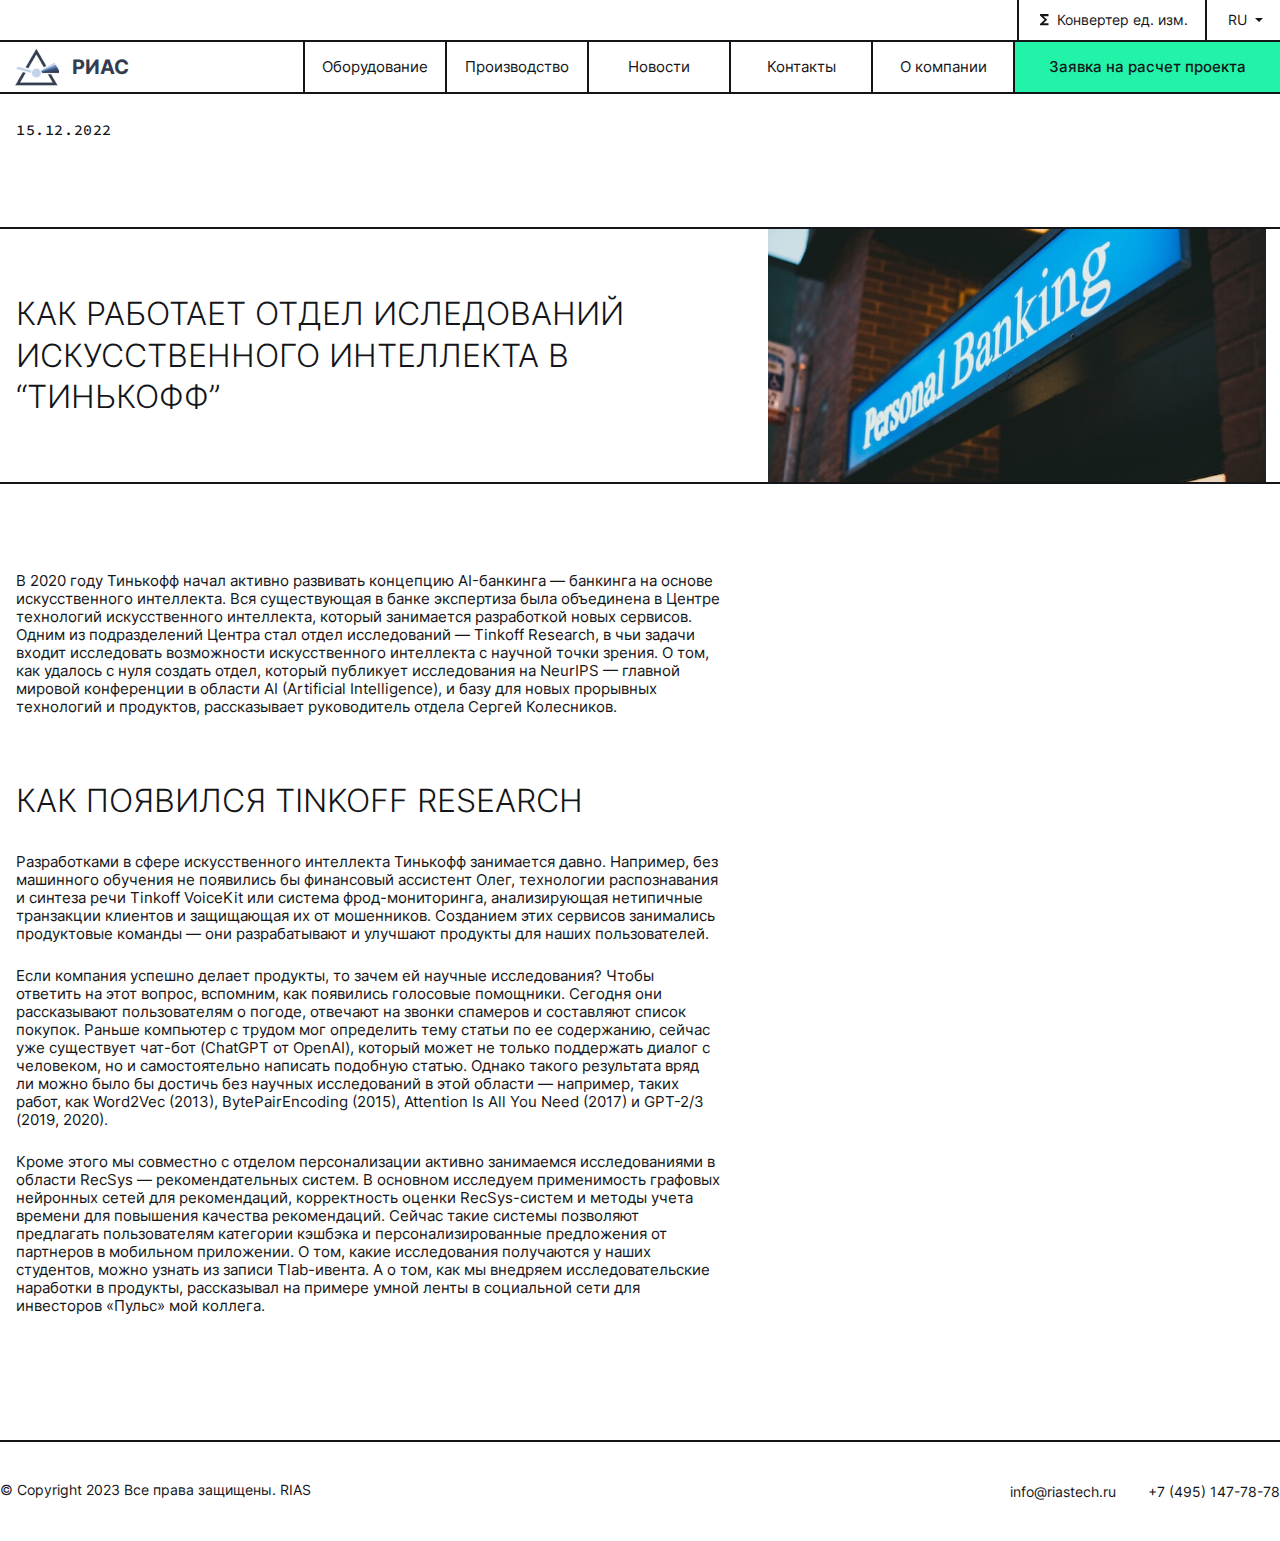
<file: news-open.html>
<!DOCTYPE html>
<html lang="ru">

<head>
	<meta charset="UTF-8">
	<meta name="viewport" content="width=device-width, initial-scale=1.0, minimum-scale=1">
	<meta name="format-detection" content="telephone=no">
	<link rel="shortcut icon" href="img/favicon.png">
	<title>РИАС | Новость</title>
	<style>
		:root{--swiper-theme-color:#007aff}html{line-height:1.15}body{margin:0}main{display:block}h1{font-size:2em;margin:.67em 0}a{background-color:transparent}img{border-style:none}button{font-family:inherit;font-size:100%;line-height:1.15;margin:0}button{overflow:visible}button{text-transform:none}@font-face{font-family:Inter;font-weight:300;font-display:swap;font-style:normal;src:url(fonts/Inter-Light.woff2) format("woff2"),url(fonts/Inter-Light.woff) format("woff")}@font-face{font-family:Inter;font-weight:400;font-display:swap;font-style:normal;src:url(fonts/Inter-Regular.woff2) format("woff2"),url(fonts/Inter-Regular.woff) format("woff")}@font-face{font-family:Inter;font-weight:500;font-display:swap;font-style:normal;src:url(fonts/Inter-Medium.woff2) format("woff2"),url(fonts/Inter-Medium.woff) format("woff")}@font-face{font-family:Inter;font-weight:600;font-display:swap;font-style:normal;src:url(fonts/Inter-SemiBold.woff2) format("woff2"),url(fonts/Inter-SemiBold.woff) format("woff")}@font-face{font-family:Inter;font-weight:700;font-display:swap;font-style:normal;src:url(fonts/Inter-Bold.woff2) format("woff2"),url(fonts/Inter-Bold.woff) format("woff")}@font-face{font-family:SourceCodePro;font-weight:500;font-display:swap;font-style:normal;src:url(fonts/SourceCodePro-Medium.woff2) format("woff2"),url(fonts/SourceCodePro-Medium.woff) format("woff")}:root{--color-primary:#23F3A8;--color-secondary:#ff8800;--color-black:#141519}*{box-sizing:border-box}html{height:100%}body{display:flex;flex-direction:column;min-width:320px;min-height:100%;font-family:Inter,sans-serif;color:var(--color-black)}h1,p,ul{margin:0;padding:0}ul{list-style:none}a{text-decoration:none;color:inherit}img{max-width:100%}button{padding:0;border:none;background:0 0}.container{max-width:1470px;margin:0 auto;padding:0 15px}.title1,.title1 h1{line-height:1.3;font-weight:300;text-transform:uppercase}.title1--white,.title1--white h1{color:#fff}.title1--lh-120,.title1--lh-120 h1{line-height:1.2}.title1,.title1 h1{font-size:32px}.text{font-size:15px;line-height:1.2}.btn{padding:23px 32px;display:inline-block;background-color:var(--color-primary);text-align:center;font-size:15px;font-weight:500;line-height:1.2}.btn--black{background-color:var(--color-black);color:var(--color-primary)}.logo{display:flex;align-items:center}.logo__img{object-fit:contain}.logo__text{font-size:20px;font-weight:700;line-height:1;color:#323d4f}.logo__text:not(:first-child){margin-left:12px}.menu__header{display:none}.menu__list{display:flex;align-items:center}.menu__item{position:relative}.menu__item--mobile{display:none}.menu__link{display:inline-block;min-width:159px;text-align:center;padding:21px 24px;border-left:2px solid var(--color-black);font-size:15px;color:var(--color-black)}.menu__link img{margin-right:8px}.menu__open{height:24px;display:none}.menu__lines{position:relative;z-index:6}.menu__lines,.menu__lines:after,.menu__lines:before{height:2px;background-color:var(--color-black);display:block;transform:rotate(0);width:18px}.menu__lines:after,.menu__lines:before{content:"";position:absolute;right:0}.menu__lines:before{transform:translateY(-5px)}.menu__lines:after{transform:translateY(5px)}.menu__lines--close{height:0}.menu__lines--close:before{transform:rotate(-45deg);background-color:var(--color-black)}.menu__lines--close:after{transform:rotate(45deg);background-color:var(--color-black)}.menu__lang-box{display:none}.menu__btn{display:none}.dropdown{position:relative}.dropdown__main{position:absolute;top:100%;left:0;z-index:1;display:none}.lang__toggle{display:flex;align-items:center;padding:12px 20px 12px 25px;color:var(--color-black);border-left:2px solid var(--color-black);font-size:14px}.lang__toggle:after{content:"";border:4px solid transparent;border-top:4px solid var(--color-black);display:inline-block;top:17px;margin-left:8px;transform:translateY(2px)}.lang__dropdown{right:0;left:unset}.lang__btns{border:2px solid var(--color-black);border-right:none;display:flex}.lang__btn{padding:21px 41px;min-width:138px}.lang__btn:not(:first-child){border-left:2px solid var(--color-black)}.lang--menu .lang__dropdown{right:-4px}.lang--menu .lang__btns{border:2px solid #fff}.lang--menu .lang__toggle{color:var(--color-black);border-left:none}.lang--menu .lang__toggle:after{border-top-color:var(--color-black)}.lang--menu .lang__btn{border-color:#fff}.header{position:absolute;left:0;top:0;z-index:20;width:100%;background:#fff}.header__top{border-bottom:2px solid var(--color-black)}.header__container{display: flex;}.header__top-links{margin-left:auto;min-width: 278px;display:flex;justify-content:flex-end}.header__top-link{display:flex;align-items:center;flex: 1 1 auto;padding:12px 20px 12px 25px;color:var(--color-black);border-left:2px solid var(--color-black);font-size:14px}.header__top-link svg{margin-right:8px}.header__top-link svg{fill:var(--color-black)}.header__lang{width:82.5px}.header__bottom{border-bottom:2px solid var(--color-black)}.header__bottom-content{padding-left:16px;width: 100%;display:flex;align-items:center}.header__mobile-links{display:none}.header__mobile-link{font-size:14px;color:var(--color-black)}.header__menu{margin-left:auto}.header__btn{padding:21px 41px;min-width: 278px;border-left:2px solid var(--color-black)}.header--index:not(.header--fixed){background:0 0}.header--index:not(.header--fixed) .header__top{border-color:#fff}.header--index:not(.header--fixed) .header__top-link{color:#fff;border-color:#fff}.header--index:not(.header--fixed) .header__top-link svg{fill:#fff}.header--index:not(.header--fixed) .header__lang .lang__toggle{color:#fff;border-color:#fff}.header--index:not(.header--fixed) .header__lang .lang__toggle:after{border-top-color:#fff}.header--index:not(.header--fixed) .header__lang .lang__btns{border-color:#fff}.header--index:not(.header--fixed) .header__lang .lang__btn:not(:first-child){border-color:#fff}.header--index:not(.header--fixed) .header__menu .menu__link{color:#fff;border-color:#fff}.header--index:not(.header--fixed) .header__bottom{border-color:#fff}.header--index:not(.header--fixed) .header__btn{border-color:#fff}.breadcrumbs{padding-bottom:88px}.breadcrumbs__list{display:flex;align-items:center;font-family:SourceCodePro,sans-serif;line-height:1.27;font-size:15px;font-weight:500;letter-spacing:.04em;overflow-x:auto}.breadcrumbs__item{flex:0 0 auto;display:flex;align-items:center}.breadcrumbs__current{color:inherit;text-transform:uppercase}.breadcrumbs__current{flex:0 0 auto}.breadcrumbs--white{color:#fff}.main{padding-top:120px;overflow:hidden}.main__title{margin-bottom: 80px;padding: 0 16px;}.main__title h1,.main__title h2{text-transform: none;}.banner{position:relative;margin-top:-120px;padding-top:120px;padding-bottom:60px;min-height:max(900px,100vh)}.webp .banner{background: url(../img/banner.webp) center/cover no-repeat;background-position-y: 44%;}.no-webp .banner{background: url(../img/banner.jpg) center/cover no-repeat;background-position-y: 44%;}.banner:before{content:"";position:absolute;left:0;top:0;width:100%;height:100%;background:rgba(0,0,0,.25)}.banner__content{position:relative;z-index:1;padding:0 16px}.banner__title{max-width:600px;color:#fff;text-transform:uppercase}.banner__features{margin-top:64px}.banner__features-list{margin:-16px -8px;display:flex;flex-wrap:wrap}.banner__features--indent{margin-top:290px;padding-top:14px;border-top:2px solid #fff}.banner__feature{display:flex;align-items:center;width:calc(25% - 18px);margin:16px 8px}.banner__feature:before{content:"";margin-right:24px;flex:0 0 auto;background-color:var(--color-primary);width:54px;height:54px;border-radius:50%}.banner__feature-text{max-width:250px;color:#fff}.banner__feature--vertical{flex-direction:column;align-items:flex-start}.banner__feature--vertical:before{margin-bottom:16px;margin-right:0;width:40px;height:40px}.banner__feature--vertical .banner__feature-text{max-width:240px;font-weight:500}.contacts__item:first-child{grid-area:A}.contacts__item:nth-child(2){grid-area:B}.contacts__item:nth-child(3){grid-area:C}.contacts__item:nth-child(4){grid-area:D}.contacts__item:nth-child(5){grid-area:E}.contacts__item:nth-child(6){grid-area:F;border-right-color:transparent}.contacts__item:nth-child(7){grid-area:G}.contacts__item:nth-child(8){grid-area:H;border-right-color:transparent}@media (max-width:1480px){.header__container{padding-right:0}}@media (max-width:1320px){.menu__link{min-width:142px;padding:16px}.lang__toggle{padding-right:17px;padding-left:21px}.lang__btn{padding-top:16px;padding-bottom:16px;min-width:130.5px}.header__top-links{min-width: 263px;}.header__top-link{padding-right:17px;padding-left:21px}.header__lang{width:auto}.header__bottom-content{padding-left:0}.header__btn{padding:16px 34px;min-width: 263px;}.banner{min-height:max(700px,100vh)}.banner__content{padding:0}.banner__features--indent{margin-top:226px}.breadcrumbs{padding-bottom:70px}}@media (max-width:1140px){.title1,.title1 h1{font-size:30px}.menu__link{min-width:auto;padding:14px 16px}.lang__toggle{padding:11px 7px 11px 15px}.lang__btn{padding-top:13.5px;padding-bottom:13px;min-width:114.5px}.header__top-links{min-width: 231px;}.header__top-link{padding:11px 7px 11px 15px}.header__btn{padding:14px 24px;min-width: 231px;font-size:14px}.breadcrumbs{padding-bottom:54px}.banner__feature{width:calc(50% - 18px)}.banner__feature--vertical{width:calc(25% - 18px)}}@media (max-width:991px){.title1,.title1 h1{font-size:28px}.text{font-size:14px}.logo__img{max-height:36px;max-width:41px}.logo__text{font-size:18px}.logo__text:not(:first-child){margin-left:10px}.btn{padding:19px 28px}.menu{position:relative}.menu__header{display:flex;justify-content:space-between}.menu__title{padding:21px 8px 19px 8px;font-size:18px;line-height:1.2;text-transform:uppercase}.menu__open{display:block;position:relative;z-index:0}.menu__close{padding:0 22px;background:#fff;border-left:2px solid var(--color-black)}.menu__content{position:fixed;left:0;top:0;z-index:3;transform:translateX(100%);display:flex;flex-direction:column;width:100%;height:100%;background-color:var(--color-primary);opacity:0;visibility:hidden;overflow-y:auto}.menu__list{justify-content:flex-start;align-items:center;flex-direction:column}.menu__item{width:100%}.menu__item--mobile{display:flex}.menu__link{display:flex;align-items:center;justify-content:center;padding-top:20px;padding-bottom:20px;width:100%;border-top:2px solid var(--color-black);border-left:none;font-size:14px;color:var(--color-black)}.menu__lang-box{padding-top:15px;padding-left:8px;padding-right:12px;display:flex;align-items:center;justify-content:space-between;border-top:2px solid var(--color-black);font-size:14px}.menu__lang-box:not(:last-child){margin-bottom:30px}.menu__btn{display:inline-block;margin:auto 8px 8px;padding-top:24px;padding-bottom:24px;font-size:14px}.header__container{padding-left:0}.header__top{display:none}.header__bottom-content{flex-wrap:wrap}.header__logo{padding:10px 0;width:100%;justify-content:center;border-bottom:2px solid var(--color-black)}.header__mobile-links{display:flex;width:calc(100% - 48px)}.header__mobile-link{padding:14px;border-right:2px solid var(--color-black);flex:1 1 100%;max-width:170px;text-align:center}.header__menu{margin-right:15px}.header__btn{padding-top:15px;padding-bottom:15px;border-left:none;border-top:2px solid var(--color-black);width:100%}.header--index:not(.header--fixed) .header__btn,.header--index:not(.header--fixed) .header__logo,.header--index:not(.header--fixed) .header__mobile-link{border-color:#fff}.header--index:not(.header--fixed) .header__mobile-link{color:#fff}.header--index:not(.header--fixed) .header__menu .menu__link{color:var(--color-black);border-color:var(--color-black)}.header--index:not(.header--fixed) .header__menu .menu__open .menu__lines,.header--index:not(.header--fixed) .header__menu .menu__open .menu__lines:after,.header--index:not(.header--fixed) .header__menu .menu__open .menu__lines:before{background-color:#fff}.main{padding-top:170px}.banner{margin-top:-170px;padding-top:170px}.banner__title{max-width:620px}.banner__feature{width:calc(50% - 16px)}.breadcrumbs{padding-bottom:40px}}@media (max-width:767px){.container{padding:0 8px}.title1,.title1 h1{font-size:22px;font-weight:400}.text{font-size:13px}.logo__img{max-height:28px;max-width:32px}.logo__text{font-size:16px}.logo__text:not(:first-child){margin-left:8px}.btn{font-size:14px;padding:16px 24px}.header__container{padding:0}.main{padding-top:155px}.banner{margin-top:-155px;padding-top:155px;padding-bottom:32px}.banner__title{max-width:480px}.banner__features--indent{padding-top:24px}.banner__feature{flex-direction:column;align-items:flex-start}.banner__feature:before{margin-bottom:12px;width:32px;height:32px}.banner__feature-text{font-size:13px;font-weight:500}.breadcrumbs{padding-bottom:32px}.breadcrumbs__list{font-size:14px}}@media (max-width:480px){.title1,.title1 h1{font-size:18px}.banner__title{max-width:390px}}
	</style>
	<link href="css/swiper.min.css" rel="preload" as="style" onload="this.onload=null;this.rel='stylesheet'">
	<link href="css/overlayscrollbars.min.css" rel="preload" as="style" onload="this.onload=null;this.rel='stylesheet'">
	<link href="css/normalize.css?v=14" rel="preload" as="style" onload="this.onload=null;this.rel='stylesheet'">
	<link href="css/fonts.css?v=14" rel="preload" as="style" onload="this.onload=null;this.rel='stylesheet'">
	<link href="css/main.css?v=14" rel="preload" as="style" onload="this.onload=null;this.rel='stylesheet'">
	<link href="css/media.css?v=14" rel="preload" as="style" onload="this.onload=null;this.rel='stylesheet'">
	<noscript>
		<link href="css/swiper.min.css" rel="stylesheet">
		<link href="css/overlayscrollbars.min.css" rel="stylesheet">
		<link href="css/normalize.css?v=14" rel="stylesheet">
		<link href="css/fonts.css?v=14" rel="stylesheet">
		<link href="css/main.css?v=14" rel="stylesheet">
		<link href="css/media.css?v=14" rel="stylesheet">
	</noscript>
</head>

<body class="body">
	<header class="header">
		<div class="header__top">
			<div class="container header__container">
				<div class="header__top-links">
					<a class="link header__top-link" href="converter.html">
						<svg width="9" height="12" viewBox="0 0 9 12" fill="none" xmlns="http://www.w3.org/2000/svg">
							<path
								d="M0 11.3333V9.91667L4.60417 5.66667L0 1.41667V0H8.5V2.125H3.38229L7.18958 5.66667L3.38229 9.20833H8.5V11.3333H0Z" />
						</svg>
						Конвертер ед. изм.
					</a>
					<div class="lang dropdown header__lang">
						<button class="link lang__toggle dropdown__btn">RU</button>
						<div class="lang__dropdown dropdown__main">
							<div class="lang__btns">
								<a class="btn lang__btn" href="index.html">RU</a>
								<a class="btn lang__btn" href="index.html">EN</a>
							</div>
						</div>
					</div>
				</div>
			</div>
		</div>
		<div class="header__bottom">
			<div class="container header__container">
				<div class="header__bottom-content">
					<a class="logo header__logo" href="index.html">
						<img class="logo__img" src="img/logo.png" width="45" height="40" alt="">
						<span class="logo__text">РИАС</span>
					</a>
					<div class="header__mobile-links">
						<a class="link header__mobile-link" href="catalog.html">Оборудование</a>
						<a class="link header__mobile-link" href="contacts.html">Контакты</a>
					</div>
					<nav class="menu header__menu">
						<div class="menu__content">
							<div class="menu__header">
								<div class="menu__title">Меню сайта</div>
								<button class="menu__close">
									<span class="menu__lines menu__lines--close"></span>
								</button>
							</div>
							<ul class="menu__list">
								<li class="menu__item">
									<a class="menu__link" href="catalog.html">Оборудование</a>
								</li>
								<li class="menu__item">
									<a class="menu__link" href="services.html">Производство</a>
								</li>
								<li class="menu__item">
									<a class="menu__link" href="news.html">Новости</a>
								</li>
								<li class="menu__item">
									<a class="menu__link" href="contacts.html">Контакты</a>
								</li>
								<li class="menu__item">
									<a class="menu__link" href="company.html">О компании</a>
								</li>
								<li class="menu__item menu__item--mobile">
									<a class="menu__link" href="converter.html">
										<img src="img/icons/converter-black.svg" width="10" height="12" alt="">
										Конвертер ед. изм.
									</a>
								</li>
							</ul>
							<div class="menu__lang-box">
								<span>Язык на сайте:</span>
								<div class="lang lang--menu dropdown">
									<button class="link lang__toggle dropdown__btn">RU</button>
									<div class="lang__dropdown dropdown__main">
										<div class="lang__btns">
											<a class="btn btn--black lang__btn" href="index.html">RU</a>
											<a class="btn btn--black lang__btn" href="index.html">EN</a>
										</div>
									</div>
								</div>
							</div>
							<a class="btn btn--black menu__btn" href="application.html">Заявка на расчет проекта</a>
						</div>
						<button class="menu__open">
							<span class="menu__lines"></span>
						</button>
					</nav>
					<a class="btn header__btn" href="application.html">Заявка на расчет проекта</a>
				</div>
			</div>
		</div>
	</header>

	<main class="main">
		<section class="news-about">
			<div class="container container--xl">
				<div class="news-about__date">15.12.2022</div>
				<div class="news-about__header">
					<div class="news-about__info">
						<div class="title1 news-about__title">
							<h1>Как работает отдел иследований искусственного интеллекта в “Тинькофф”</h1>
						</div>
					</div>
					<div class="news-about__img">
						<img src="img/news-about.jpg" width="706" height="354" alt="">
					</div>
				</div>
				<div class="news-about__main">
					<div class="news-about__text news-about__text--excerpt">
						<p> В 2020 году Тинькофф начал активно развивать концепцию AI-банкинга — банкинга на основе искусственного
							интеллекта. Вся существующая в банке экспертиза была объединена в Центре технологий искусственного
							интеллекта, который занимается разработкой новых сервисов. Одним из подразделений Центра стал отдел
							исследований — Tinkoff Research, в чьи задачи входит исследовать возможности искусственного интеллекта с
							научной точки зрения. О том, как удалось с нуля создать отдел, который публикует исследования на NeurIPS —
							главной мировой конференции в области AI (Artificial Intelligence), и базу для новых прорывных технологий
							и продуктов, рассказывает руководитель отдела Сергей Колесников.</p>
					</div>
					<div class="news-about__text">
						<h2>Как появился Tinkoff Research</h2>
						<p>Разработками в сфере искусственного интеллекта Тинькофф занимается давно. Например, без машинного
							обучения не появились бы финансовый ассистент Олег, технологии распознавания и синтеза речи Tinkoff
							VoiceKit или система фрод-мониторинга, анализирующая нетипичные транзакции клиентов и защищающая их от
							мошенников. Созданием этих сервисов занимались продуктовые команды — они разрабатывают и улучшают продукты
							для наших пользователей.</p>
						<p>Если компания успешно делает продукты, то зачем ей научные исследования? Чтобы ответить на этот вопрос,
							вспомним, как появились голосовые помощники. Сегодня они рассказывают пользователям о погоде, отвечают на
							звонки спамеров и составляют список покупок. Раньше компьютер с трудом мог определить тему статьи по ее
							содержанию, сейчас уже существует чат-бот (ChatGPT от OpenAI), который может не только поддержать диалог с
							человеком, но и самостоятельно написать подобную статью. Однако такого результата вряд ли можно было бы
							достичь без научных исследований в этой области — например, таких работ, как Word2Vec (2013),
							BytePairEncoding (2015), Attention Is All You Need (2017) и GPT-2/3 (2019, 2020).</p>
						<p>Кроме этого мы совместно с отделом персонализации активно занимаемся исследованиями в области RecSys —
							рекомендательных систем. В основном исследуем применимость графовых нейронных сетей для рекомендаций,
							корректность оценки RecSys-систем и методы учета времени для повышения качества рекомендаций. Сейчас такие
							системы позволяют предлагать пользователям категории кэшбэка и персонализированные предложения от
							партнеров в мобильном приложении. О том, какие исследования получаются у наших студентов, можно узнать из
							записи Tlab-ивента. А о том, как мы внедряем исследовательские наработки в продукты, рассказывал на
							примере умной ленты в социальной сети для инвесторов «Пульс» мой коллега.</p>
					</div>
				</div>

			</div>
		</section>
	</main>

	<footer class="footer">
		<div class="container">
			<div class="footer__content">
				<div class="footer__copyright">© Copyright 2023 Все права защищены. RIAS</div>
				<ul class="footer__menu">
					<li class="footer__menu-item">
						<a class="link footer__menu-link" href="mailto:info@riastech.ru">info@riastech.ru</a>
					</li>
					<li class="footer__menu-item">
						<a class="link footer__menu-link" href="tel:+74951477878">+7 (495) 147-78-78</a>
					</li>
				</ul>
			</div>
		</div>
	</footer>

	<script src="js/modernizr.min.js"></script>
	<script src="js/overlayscrollbars.min.js"></script>
	<script src="js/swiper-bundle.min.js"></script>
	<script src="js/main.js?v=14"></script>

</body>

</html>
</file>
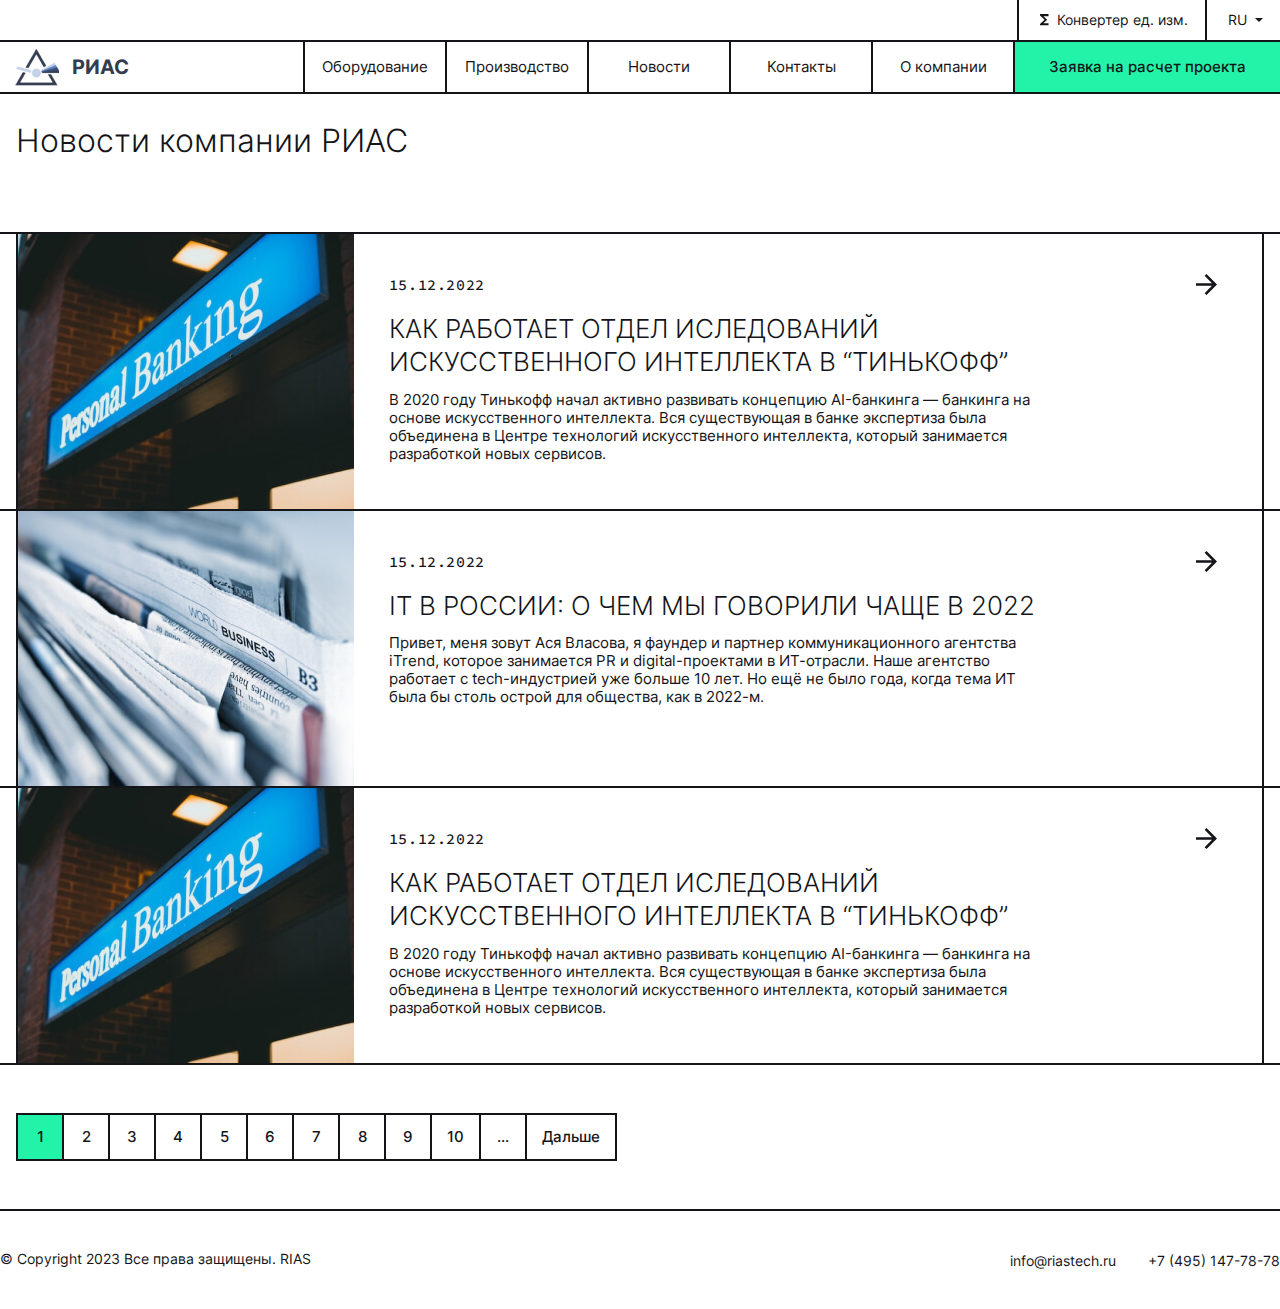
<file: news-pagination.html>
<!DOCTYPE html>
<html lang="ru">

<head>
	<meta charset="UTF-8">
	<meta name="viewport" content="width=device-width, initial-scale=1.0, minimum-scale=1">
	<meta name="format-detection" content="telephone=no">
	<link rel="shortcut icon" href="img/favicon.png">
	<title>РИАС | Новости (с пагинацией)</title>
	<style>
		:root{--swiper-theme-color:#007aff}html{line-height:1.15}body{margin:0}main{display:block}h1{font-size:2em;margin:.67em 0}a{background-color:transparent}img{border-style:none}button{font-family:inherit;font-size:100%;line-height:1.15;margin:0}button{overflow:visible}button{text-transform:none}@font-face{font-family:Inter;font-weight:300;font-display:swap;font-style:normal;src:url(fonts/Inter-Light.woff2) format("woff2"),url(fonts/Inter-Light.woff) format("woff")}@font-face{font-family:Inter;font-weight:400;font-display:swap;font-style:normal;src:url(fonts/Inter-Regular.woff2) format("woff2"),url(fonts/Inter-Regular.woff) format("woff")}@font-face{font-family:Inter;font-weight:500;font-display:swap;font-style:normal;src:url(fonts/Inter-Medium.woff2) format("woff2"),url(fonts/Inter-Medium.woff) format("woff")}@font-face{font-family:Inter;font-weight:600;font-display:swap;font-style:normal;src:url(fonts/Inter-SemiBold.woff2) format("woff2"),url(fonts/Inter-SemiBold.woff) format("woff")}@font-face{font-family:Inter;font-weight:700;font-display:swap;font-style:normal;src:url(fonts/Inter-Bold.woff2) format("woff2"),url(fonts/Inter-Bold.woff) format("woff")}@font-face{font-family:SourceCodePro;font-weight:500;font-display:swap;font-style:normal;src:url(fonts/SourceCodePro-Medium.woff2) format("woff2"),url(fonts/SourceCodePro-Medium.woff) format("woff")}:root{--color-primary:#23F3A8;--color-secondary:#ff8800;--color-black:#141519}*{box-sizing:border-box}html{height:100%}body{display:flex;flex-direction:column;min-width:320px;min-height:100%;font-family:Inter,sans-serif;color:var(--color-black)}h1,p,ul{margin:0;padding:0}ul{list-style:none}a{text-decoration:none;color:inherit}img{max-width:100%}button{padding:0;border:none;background:0 0}.container{max-width:1470px;margin:0 auto;padding:0 15px}.title1,.title1 h1{line-height:1.3;font-weight:300;text-transform:uppercase}.title1--white,.title1--white h1{color:#fff}.title1--lh-120,.title1--lh-120 h1{line-height:1.2}.title1,.title1 h1{font-size:32px}.text{font-size:15px;line-height:1.2}.btn{padding:23px 32px;display:inline-block;background-color:var(--color-primary);text-align:center;font-size:15px;font-weight:500;line-height:1.2}.btn--black{background-color:var(--color-black);color:var(--color-primary)}.logo{display:flex;align-items:center}.logo__img{object-fit:contain}.logo__text{font-size:20px;font-weight:700;line-height:1;color:#323d4f}.logo__text:not(:first-child){margin-left:12px}.menu__header{display:none}.menu__list{display:flex;align-items:center}.menu__item{position:relative}.menu__item--mobile{display:none}.menu__link{display:inline-block;min-width:159px;text-align:center;padding:21px 24px;border-left:2px solid var(--color-black);font-size:15px;color:var(--color-black)}.menu__link img{margin-right:8px}.menu__open{height:24px;display:none}.menu__lines{position:relative;z-index:6}.menu__lines,.menu__lines:after,.menu__lines:before{height:2px;background-color:var(--color-black);display:block;transform:rotate(0);width:18px}.menu__lines:after,.menu__lines:before{content:"";position:absolute;right:0}.menu__lines:before{transform:translateY(-5px)}.menu__lines:after{transform:translateY(5px)}.menu__lines--close{height:0}.menu__lines--close:before{transform:rotate(-45deg);background-color:var(--color-black)}.menu__lines--close:after{transform:rotate(45deg);background-color:var(--color-black)}.menu__lang-box{display:none}.menu__btn{display:none}.dropdown{position:relative}.dropdown__main{position:absolute;top:100%;left:0;z-index:1;display:none}.lang__toggle{display:flex;align-items:center;padding:12px 20px 12px 25px;color:var(--color-black);border-left:2px solid var(--color-black);font-size:14px}.lang__toggle:after{content:"";border:4px solid transparent;border-top:4px solid var(--color-black);display:inline-block;top:17px;margin-left:8px;transform:translateY(2px)}.lang__dropdown{right:0;left:unset}.lang__btns{border:2px solid var(--color-black);border-right:none;display:flex}.lang__btn{padding:21px 41px;min-width:138px}.lang__btn:not(:first-child){border-left:2px solid var(--color-black)}.lang--menu .lang__dropdown{right:-4px}.lang--menu .lang__btns{border:2px solid #fff}.lang--menu .lang__toggle{color:var(--color-black);border-left:none}.lang--menu .lang__toggle:after{border-top-color:var(--color-black)}.lang--menu .lang__btn{border-color:#fff}.header{position:absolute;left:0;top:0;z-index:20;width:100%;background:#fff}.header__top{border-bottom:2px solid var(--color-black)}.header__container{display: flex;}.header__top-links{margin-left:auto;min-width: 278px;display:flex;justify-content:flex-end}.header__top-link{display:flex;align-items:center;flex: 1 1 auto;padding:12px 20px 12px 25px;color:var(--color-black);border-left:2px solid var(--color-black);font-size:14px}.header__top-link svg{margin-right:8px}.header__top-link svg{fill:var(--color-black)}.header__lang{width:82.5px}.header__bottom{border-bottom:2px solid var(--color-black)}.header__bottom-content{padding-left:16px;width: 100%;display:flex;align-items:center}.header__mobile-links{display:none}.header__mobile-link{font-size:14px;color:var(--color-black)}.header__menu{margin-left:auto}.header__btn{padding:21px 41px;min-width: 278px;border-left:2px solid var(--color-black)}.header--index:not(.header--fixed){background:0 0}.header--index:not(.header--fixed) .header__top{border-color:#fff}.header--index:not(.header--fixed) .header__top-link{color:#fff;border-color:#fff}.header--index:not(.header--fixed) .header__top-link svg{fill:#fff}.header--index:not(.header--fixed) .header__lang .lang__toggle{color:#fff;border-color:#fff}.header--index:not(.header--fixed) .header__lang .lang__toggle:after{border-top-color:#fff}.header--index:not(.header--fixed) .header__lang .lang__btns{border-color:#fff}.header--index:not(.header--fixed) .header__lang .lang__btn:not(:first-child){border-color:#fff}.header--index:not(.header--fixed) .header__menu .menu__link{color:#fff;border-color:#fff}.header--index:not(.header--fixed) .header__bottom{border-color:#fff}.header--index:not(.header--fixed) .header__btn{border-color:#fff}.breadcrumbs{padding-bottom:88px}.breadcrumbs__list{display:flex;align-items:center;font-family:SourceCodePro,sans-serif;line-height:1.27;font-size:15px;font-weight:500;letter-spacing:.04em;overflow-x:auto}.breadcrumbs__item{flex:0 0 auto;display:flex;align-items:center}.breadcrumbs__current{color:inherit;text-transform:uppercase}.breadcrumbs__current{flex:0 0 auto}.breadcrumbs--white{color:#fff}.main{padding-top:120px;overflow:hidden}.main__title{margin-bottom: 80px;padding: 0 16px;}.main__title h1,.main__title h2{text-transform: none;}.banner{position:relative;margin-top:-120px;padding-top:120px;padding-bottom:60px;min-height:max(900px,100vh)}.webp .banner{background: url(../img/banner.webp) center/cover no-repeat;background-position-y: 44%;}.no-webp .banner{background: url(../img/banner.jpg) center/cover no-repeat;background-position-y: 44%;}.banner:before{content:"";position:absolute;left:0;top:0;width:100%;height:100%;background:rgba(0,0,0,.25)}.banner__content{position:relative;z-index:1;padding:0 16px}.banner__title{max-width:600px;color:#fff;text-transform:uppercase}.banner__features{margin-top:64px}.banner__features-list{margin:-16px -8px;display:flex;flex-wrap:wrap}.banner__features--indent{margin-top:290px;padding-top:14px;border-top:2px solid #fff}.banner__feature{display:flex;align-items:center;width:calc(25% - 18px);margin:16px 8px}.banner__feature:before{content:"";margin-right:24px;flex:0 0 auto;background-color:var(--color-primary);width:54px;height:54px;border-radius:50%}.banner__feature-text{max-width:250px;color:#fff}.banner__feature--vertical{flex-direction:column;align-items:flex-start}.banner__feature--vertical:before{margin-bottom:16px;margin-right:0;width:40px;height:40px}.banner__feature--vertical .banner__feature-text{max-width:240px;font-weight:500}.contacts__item:first-child{grid-area:A}.contacts__item:nth-child(2){grid-area:B}.contacts__item:nth-child(3){grid-area:C}.contacts__item:nth-child(4){grid-area:D}.contacts__item:nth-child(5){grid-area:E}.contacts__item:nth-child(6){grid-area:F;border-right-color:transparent}.contacts__item:nth-child(7){grid-area:G}.contacts__item:nth-child(8){grid-area:H;border-right-color:transparent}@media (max-width:1480px){.header__container{padding-right:0}}@media (max-width:1320px){.menu__link{min-width:142px;padding:16px}.lang__toggle{padding-right:17px;padding-left:21px}.lang__btn{padding-top:16px;padding-bottom:16px;min-width:130.5px}.header__top-links{min-width: 263px;}.header__top-link{padding-right:17px;padding-left:21px}.header__lang{width:auto}.header__bottom-content{padding-left:0}.header__btn{padding:16px 34px;min-width: 263px;}.banner{min-height:max(700px,100vh)}.banner__content{padding:0}.banner__features--indent{margin-top:226px}.breadcrumbs{padding-bottom:70px}}@media (max-width:1140px){.title1,.title1 h1{font-size:30px}.menu__link{min-width:auto;padding:14px 16px}.lang__toggle{padding:11px 7px 11px 15px}.lang__btn{padding-top:13.5px;padding-bottom:13px;min-width:114.5px}.header__top-links{min-width: 231px;}.header__top-link{padding:11px 7px 11px 15px}.header__btn{padding:14px 24px;min-width: 231px;font-size:14px}.breadcrumbs{padding-bottom:54px}.banner__feature{width:calc(50% - 18px)}.banner__feature--vertical{width:calc(25% - 18px)}}@media (max-width:991px){.title1,.title1 h1{font-size:28px}.text{font-size:14px}.logo__img{max-height:36px;max-width:41px}.logo__text{font-size:18px}.logo__text:not(:first-child){margin-left:10px}.btn{padding:19px 28px}.menu{position:relative}.menu__header{display:flex;justify-content:space-between}.menu__title{padding:21px 8px 19px 8px;font-size:18px;line-height:1.2;text-transform:uppercase}.menu__open{display:block;position:relative;z-index:0}.menu__close{padding:0 22px;background:#fff;border-left:2px solid var(--color-black)}.menu__content{position:fixed;left:0;top:0;z-index:3;transform:translateX(100%);display:flex;flex-direction:column;width:100%;height:100%;background-color:var(--color-primary);opacity:0;visibility:hidden;overflow-y:auto}.menu__list{justify-content:flex-start;align-items:center;flex-direction:column}.menu__item{width:100%}.menu__item--mobile{display:flex}.menu__link{display:flex;align-items:center;justify-content:center;padding-top:20px;padding-bottom:20px;width:100%;border-top:2px solid var(--color-black);border-left:none;font-size:14px;color:var(--color-black)}.menu__lang-box{padding-top:15px;padding-left:8px;padding-right:12px;display:flex;align-items:center;justify-content:space-between;border-top:2px solid var(--color-black);font-size:14px}.menu__lang-box:not(:last-child){margin-bottom:30px}.menu__btn{display:inline-block;margin:auto 8px 8px;padding-top:24px;padding-bottom:24px;font-size:14px}.header__container{padding-left:0}.header__top{display:none}.header__bottom-content{flex-wrap:wrap}.header__logo{padding:10px 0;width:100%;justify-content:center;border-bottom:2px solid var(--color-black)}.header__mobile-links{display:flex;width:calc(100% - 48px)}.header__mobile-link{padding:14px;border-right:2px solid var(--color-black);flex:1 1 100%;max-width:170px;text-align:center}.header__menu{margin-right:15px}.header__btn{padding-top:15px;padding-bottom:15px;border-left:none;border-top:2px solid var(--color-black);width:100%}.header--index:not(.header--fixed) .header__btn,.header--index:not(.header--fixed) .header__logo,.header--index:not(.header--fixed) .header__mobile-link{border-color:#fff}.header--index:not(.header--fixed) .header__mobile-link{color:#fff}.header--index:not(.header--fixed) .header__menu .menu__link{color:var(--color-black);border-color:var(--color-black)}.header--index:not(.header--fixed) .header__menu .menu__open .menu__lines,.header--index:not(.header--fixed) .header__menu .menu__open .menu__lines:after,.header--index:not(.header--fixed) .header__menu .menu__open .menu__lines:before{background-color:#fff}.main{padding-top:170px}.banner{margin-top:-170px;padding-top:170px}.banner__title{max-width:620px}.banner__feature{width:calc(50% - 16px)}.breadcrumbs{padding-bottom:40px}}@media (max-width:767px){.container{padding:0 8px}.title1,.title1 h1{font-size:22px;font-weight:400}.text{font-size:13px}.logo__img{max-height:28px;max-width:32px}.logo__text{font-size:16px}.logo__text:not(:first-child){margin-left:8px}.btn{font-size:14px;padding:16px 24px}.header__container{padding:0}.main{padding-top:155px}.banner{margin-top:-155px;padding-top:155px;padding-bottom:32px}.banner__title{max-width:480px}.banner__features--indent{padding-top:24px}.banner__feature{flex-direction:column;align-items:flex-start}.banner__feature:before{margin-bottom:12px;width:32px;height:32px}.banner__feature-text{font-size:13px;font-weight:500}.breadcrumbs{padding-bottom:32px}.breadcrumbs__list{font-size:14px}}@media (max-width:480px){.title1,.title1 h1{font-size:18px}.banner__title{max-width:390px}}
	</style>
	<link href="css/swiper.min.css" rel="preload" as="style" onload="this.onload=null;this.rel='stylesheet'">
	<link href="css/overlayscrollbars.min.css" rel="preload" as="style" onload="this.onload=null;this.rel='stylesheet'">
	<link href="css/normalize.css?v=14" rel="preload" as="style" onload="this.onload=null;this.rel='stylesheet'">
	<link href="css/fonts.css?v=14" rel="preload" as="style" onload="this.onload=null;this.rel='stylesheet'">
	<link href="css/main.css?v=14" rel="preload" as="style" onload="this.onload=null;this.rel='stylesheet'">
	<link href="css/media.css?v=14" rel="preload" as="style" onload="this.onload=null;this.rel='stylesheet'">
	<noscript>
		<link href="css/swiper.min.css" rel="stylesheet">
		<link href="css/overlayscrollbars.min.css" rel="stylesheet">
		<link href="css/normalize.css?v=14" rel="stylesheet">
		<link href="css/fonts.css?v=14" rel="stylesheet">
		<link href="css/main.css?v=14" rel="stylesheet">
		<link href="css/media.css?v=14" rel="stylesheet">
	</noscript>
</head>

<body class="body">
	<header class="header">
		<div class="header__top">
			<div class="container header__container">
				<div class="header__top-links">
					<a class="link header__top-link" href="converter.html">
						<svg width="9" height="12" viewBox="0 0 9 12" fill="none" xmlns="http://www.w3.org/2000/svg">
							<path
								d="M0 11.3333V9.91667L4.60417 5.66667L0 1.41667V0H8.5V2.125H3.38229L7.18958 5.66667L3.38229 9.20833H8.5V11.3333H0Z" />
						</svg>
						Конвертер ед. изм.
					</a>
					<div class="lang dropdown header__lang">
						<button class="link lang__toggle dropdown__btn">RU</button>
						<div class="lang__dropdown dropdown__main">
							<div class="lang__btns">
								<a class="btn lang__btn" href="index.html">RU</a>
								<a class="btn lang__btn" href="index.html">EN</a>
							</div>
						</div>
					</div>
				</div>
			</div>
		</div>
		<div class="header__bottom">
			<div class="container header__container">
				<div class="header__bottom-content">
					<a class="logo header__logo" href="index.html">
						<img class="logo__img" src="img/logo.png" width="45" height="40" alt="">
						<span class="logo__text">РИАС</span>
					</a>
					<div class="header__mobile-links">
						<a class="link header__mobile-link" href="catalog.html">Оборудование</a>
						<a class="link header__mobile-link" href="contacts.html">Контакты</a>
					</div>
					<nav class="menu header__menu">
						<div class="menu__content">
							<div class="menu__header">
								<div class="menu__title">Меню сайта</div>
								<button class="menu__close">
									<span class="menu__lines menu__lines--close"></span>
								</button>
							</div>
							<ul class="menu__list">
								<li class="menu__item">
									<a class="menu__link" href="catalog.html">Оборудование</a>
								</li>
								<li class="menu__item">
									<a class="menu__link" href="services.html">Производство</a>
								</li>
								<li class="menu__item">
									<a class="menu__link" href="news.html">Новости</a>
								</li>
								<li class="menu__item">
									<a class="menu__link" href="contacts.html">Контакты</a>
								</li>
								<li class="menu__item">
									<a class="menu__link" href="company.html">О компании</a>
								</li>
								<li class="menu__item menu__item--mobile">
									<a class="menu__link" href="converter.html">
										<img src="img/icons/converter-black.svg" width="10" height="12" alt="">
										Конвертер ед. изм.
									</a>
								</li>
							</ul>
							<div class="menu__lang-box">
								<span>Язык на сайте:</span>
								<div class="lang lang--menu dropdown">
									<button class="link lang__toggle dropdown__btn">RU</button>
									<div class="lang__dropdown dropdown__main">
										<div class="lang__btns">
											<a class="btn btn--black lang__btn" href="index.html">RU</a>
											<a class="btn btn--black lang__btn" href="index.html">EN</a>
										</div>
									</div>
								</div>
							</div>
							<a class="btn btn--black menu__btn" href="application.html">Заявка на расчет проекта</a>
						</div>
						<button class="menu__open">
							<span class="menu__lines"></span>
						</button>
					</nav>
					<a class="btn header__btn" href="application.html">Заявка на расчет проекта</a>
				</div>
			</div>
		</div>
	</header>

	<main class="main">
		<section class="news">
			<div class="container container--xl">
				<div class="title1 main__title">
					<h1>Новости компании РИАС</h1>
				</div>

				<div class="news__list">
					<div class="news-item news__item">
						<div class="news-item__content">
							<a class="news-item__img" href="news-open.html">
								<img src="img/news/1.jpg" width="351" height="275" alt="">
							</a>
							<div class="news-item__main">
								<div class="news-item__meta">
									<span class="news-item__date">15.12.2022</span>
									<a class="news-item__more" href="news-open.html">
										<img src="img/icons/arrow-right.svg" alt="">
									</a>
								</div>
								<div class="title2 news-item__title">
									<h2>
										<a href="news-open.html">Как работает отдел иследований искусственного интеллекта в “Тинькофф”</a>
									</h2>
								</div>
								<p class="text news-item__text">В 2020 году Тинькофф начал активно развивать концепцию AI-банкинга —
									банкинга на основе искусственного интеллекта. Вся существующая в банке экспертиза была объединена в
									Центре технологий искусственного интеллекта, который занимается разработкой новых сервисов.</p>
							</div>
						</div>
					</div>
					<div class="news-item news__item">
						<div class="news-item__content">
							<a class="news-item__img" href="news-open.html">
								<img src="img/news/2.jpg" width="351" height="275" alt="">
							</a>
							<div class="news-item__main">
								<div class="news-item__meta">
									<span class="news-item__date">15.12.2022</span>
									<a class="news-item__more" href="news-open.html">
										<img src="img/icons/arrow-right.svg" alt="">
									</a>
								</div>
								<div class="title2 news-item__title">
									<h2>
										<a href="news-open.html">IT в россии: о чем мы говорили чаще в 2022</a>
									</h2>
								</div>
								<p class="text news-item__text">Привет, меня зовут Ася Власова, я фаундер и партнер коммуникационного
									агентства iTrend, которое занимается PR и digital-проектами в ИТ-отрасли. Наше агентство работает с
									tech-индустрией уже больше 10 лет. Но ещё не было года, когда тема ИТ была бы столь острой для
									общества, как в 2022-м.</p>
							</div>
						</div>
					</div>
					<div class="news-item news__item">
						<div class="news-item__content">
							<a class="news-item__img" href="news-open.html">
								<img src="img/news/1.jpg" width="351" height="275" alt="">
							</a>
							<div class="news-item__main">
								<div class="news-item__meta">
									<span class="news-item__date">15.12.2022</span>
									<a class="news-item__more" href="news-open.html">
										<img src="img/icons/arrow-right.svg" alt="">
									</a>
								</div>
								<div class="title2 news-item__title">
									<h2>
										<a href="news-open.html">Как работает отдел иследований искусственного интеллекта в “Тинькофф”</a>
									</h2>
								</div>
								<p class="text news-item__text">В 2020 году Тинькофф начал активно развивать концепцию AI-банкинга —
									банкинга на основе искусственного интеллекта. Вся существующая в банке экспертиза была объединена в
									Центре технологий искусственного интеллекта, который занимается разработкой новых сервисов.</p>
							</div>
						</div>
					</div>
				</div>

				<div class="pagination pagination--desktop news__pagination">
					<div class="pagination__list">
						<span class="pagination__active">1</span>
						<a class="pagination__link" href="#">2</a>
						<a class="pagination__link" href="#">3</a>
						<a class="pagination__link" href="#">4</a>
						<a class="pagination__link" href="#">5</a>
						<a class="pagination__link" href="#">6</a>
						<a class="pagination__link" href="#">7</a>
						<a class="pagination__link" href="#">8</a>
						<a class="pagination__link" href="#">9</a>
						<a class="pagination__link" href="#">10</a>
						<a class="pagination__link" href="#">...</a>
						<a class="pagination__link" href="#">Дальше</a>
					</div>
				</div>

				<div class="pagination pagination--mobile news__pagination">
					<div class="pagination__list">
						<span class="pagination__active">1</span>
						<a class="pagination__link" href="#">2</a>
						<a class="pagination__link" href="#">3</a>
						<a class="pagination__link" href="#">...</a>
						<a class="pagination__link" href="#">Дальше</a>
					</div>
				</div>
			</div>
		</section>
	</main>

	<footer class="footer">
		<div class="container">
			<div class="footer__content">
				<div class="footer__copyright">© Copyright 2023 Все права защищены. RIAS</div>
				<ul class="footer__menu">
					<li class="footer__menu-item">
						<a class="link footer__menu-link" href="mailto:info@riastech.ru">info@riastech.ru</a>
					</li>
					<li class="footer__menu-item">
						<a class="link footer__menu-link" href="tel:+74951477878">+7 (495) 147-78-78</a>
					</li>
				</ul>
			</div>
		</div>
	</footer>

	<script src="js/modernizr.min.js"></script>
	<script src="js/overlayscrollbars.min.js"></script>
	<script src="js/swiper-bundle.min.js"></script>
	<script src="js/main.js?v=14"></script>

</body>

</html>
</file>
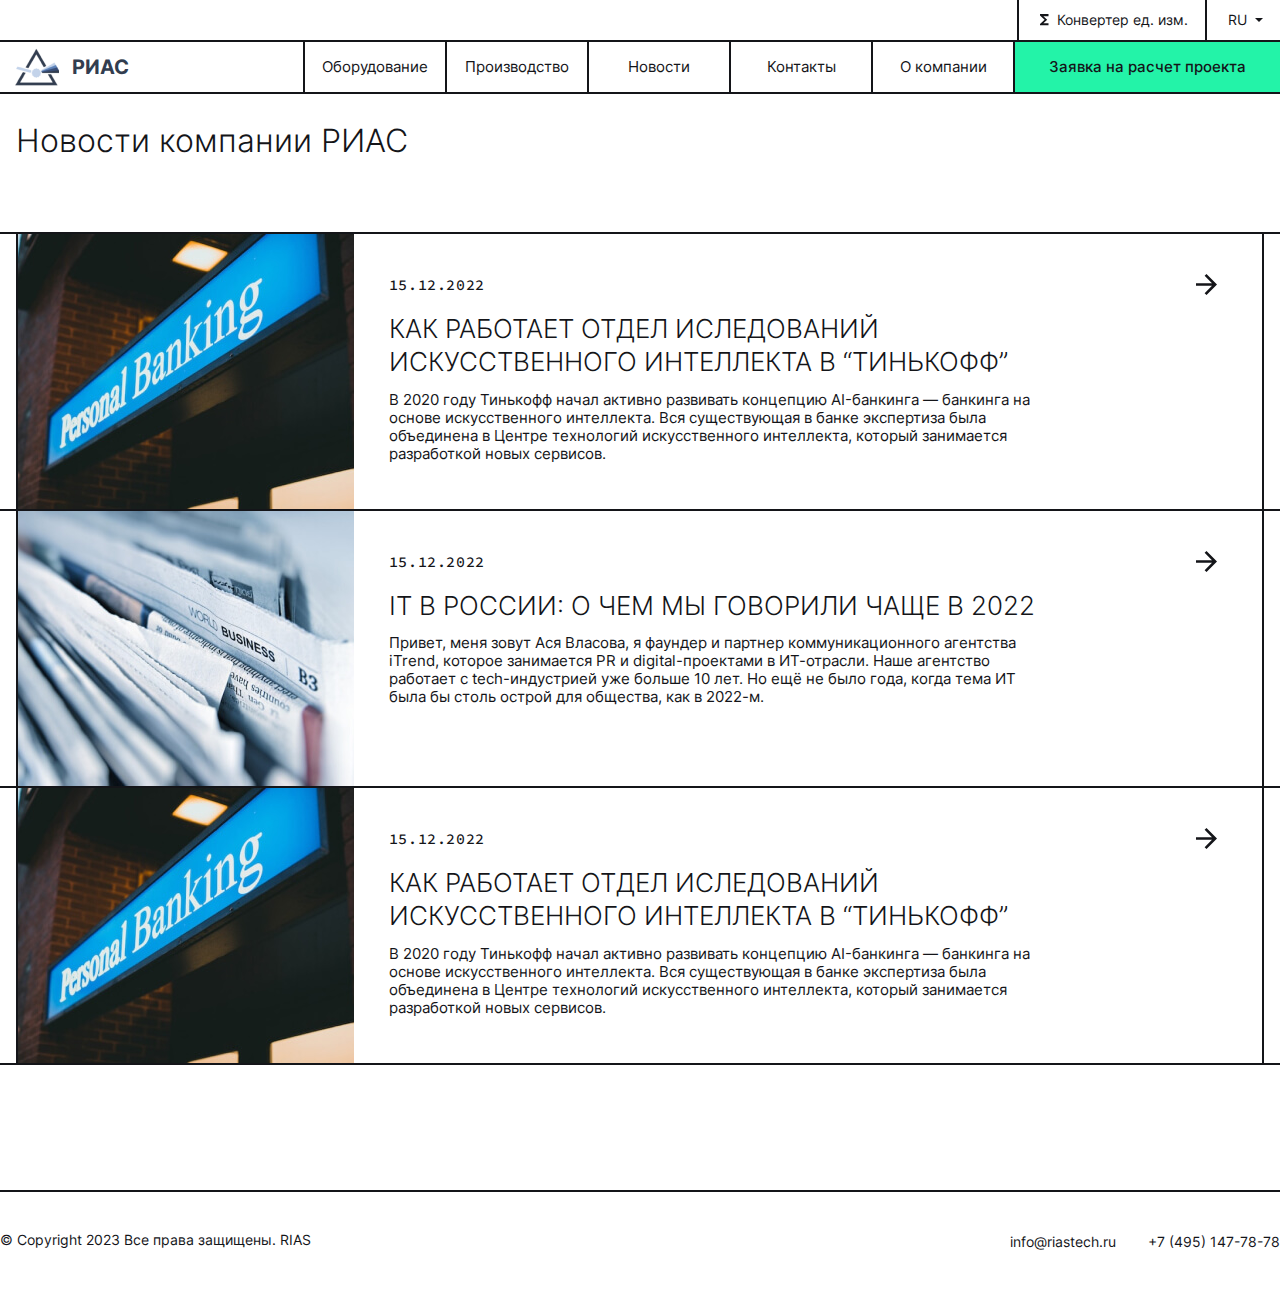
<file: news.html>
<!DOCTYPE html>
<html lang="ru">

<head>
	<meta charset="UTF-8">
	<meta name="viewport" content="width=device-width, initial-scale=1.0, minimum-scale=1">
	<meta name="format-detection" content="telephone=no">
	<link rel="shortcut icon" href="img/favicon.png">
	<title>РИАС | Новости</title>
	<style>
		:root{--swiper-theme-color:#007aff}html{line-height:1.15}body{margin:0}main{display:block}h1{font-size:2em;margin:.67em 0}a{background-color:transparent}img{border-style:none}button{font-family:inherit;font-size:100%;line-height:1.15;margin:0}button{overflow:visible}button{text-transform:none}@font-face{font-family:Inter;font-weight:300;font-display:swap;font-style:normal;src:url(fonts/Inter-Light.woff2) format("woff2"),url(fonts/Inter-Light.woff) format("woff")}@font-face{font-family:Inter;font-weight:400;font-display:swap;font-style:normal;src:url(fonts/Inter-Regular.woff2) format("woff2"),url(fonts/Inter-Regular.woff) format("woff")}@font-face{font-family:Inter;font-weight:500;font-display:swap;font-style:normal;src:url(fonts/Inter-Medium.woff2) format("woff2"),url(fonts/Inter-Medium.woff) format("woff")}@font-face{font-family:Inter;font-weight:600;font-display:swap;font-style:normal;src:url(fonts/Inter-SemiBold.woff2) format("woff2"),url(fonts/Inter-SemiBold.woff) format("woff")}@font-face{font-family:Inter;font-weight:700;font-display:swap;font-style:normal;src:url(fonts/Inter-Bold.woff2) format("woff2"),url(fonts/Inter-Bold.woff) format("woff")}@font-face{font-family:SourceCodePro;font-weight:500;font-display:swap;font-style:normal;src:url(fonts/SourceCodePro-Medium.woff2) format("woff2"),url(fonts/SourceCodePro-Medium.woff) format("woff")}:root{--color-primary:#23F3A8;--color-secondary:#ff8800;--color-black:#141519}*{box-sizing:border-box}html{height:100%}body{display:flex;flex-direction:column;min-width:320px;min-height:100%;font-family:Inter,sans-serif;color:var(--color-black)}h1,p,ul{margin:0;padding:0}ul{list-style:none}a{text-decoration:none;color:inherit}img{max-width:100%}button{padding:0;border:none;background:0 0}.container{max-width:1470px;margin:0 auto;padding:0 15px}.title1,.title1 h1{line-height:1.3;font-weight:300;text-transform:uppercase}.title1--white,.title1--white h1{color:#fff}.title1--lh-120,.title1--lh-120 h1{line-height:1.2}.title1,.title1 h1{font-size:32px}.text{font-size:15px;line-height:1.2}.btn{padding:23px 32px;display:inline-block;background-color:var(--color-primary);text-align:center;font-size:15px;font-weight:500;line-height:1.2}.btn--black{background-color:var(--color-black);color:var(--color-primary)}.logo{display:flex;align-items:center}.logo__img{object-fit:contain}.logo__text{font-size:20px;font-weight:700;line-height:1;color:#323d4f}.logo__text:not(:first-child){margin-left:12px}.menu__header{display:none}.menu__list{display:flex;align-items:center}.menu__item{position:relative}.menu__item--mobile{display:none}.menu__link{display:inline-block;min-width:159px;text-align:center;padding:21px 24px;border-left:2px solid var(--color-black);font-size:15px;color:var(--color-black)}.menu__link img{margin-right:8px}.menu__open{height:24px;display:none}.menu__lines{position:relative;z-index:6}.menu__lines,.menu__lines:after,.menu__lines:before{height:2px;background-color:var(--color-black);display:block;transform:rotate(0);width:18px}.menu__lines:after,.menu__lines:before{content:"";position:absolute;right:0}.menu__lines:before{transform:translateY(-5px)}.menu__lines:after{transform:translateY(5px)}.menu__lines--close{height:0}.menu__lines--close:before{transform:rotate(-45deg);background-color:var(--color-black)}.menu__lines--close:after{transform:rotate(45deg);background-color:var(--color-black)}.menu__lang-box{display:none}.menu__btn{display:none}.dropdown{position:relative}.dropdown__main{position:absolute;top:100%;left:0;z-index:1;display:none}.lang__toggle{display:flex;align-items:center;padding:12px 20px 12px 25px;color:var(--color-black);border-left:2px solid var(--color-black);font-size:14px}.lang__toggle:after{content:"";border:4px solid transparent;border-top:4px solid var(--color-black);display:inline-block;top:17px;margin-left:8px;transform:translateY(2px)}.lang__dropdown{right:0;left:unset}.lang__btns{border:2px solid var(--color-black);border-right:none;display:flex}.lang__btn{padding:21px 41px;min-width:138px}.lang__btn:not(:first-child){border-left:2px solid var(--color-black)}.lang--menu .lang__dropdown{right:-4px}.lang--menu .lang__btns{border:2px solid #fff}.lang--menu .lang__toggle{color:var(--color-black);border-left:none}.lang--menu .lang__toggle:after{border-top-color:var(--color-black)}.lang--menu .lang__btn{border-color:#fff}.header{position:absolute;left:0;top:0;z-index:20;width:100%;background:#fff}.header__top{border-bottom:2px solid var(--color-black)}.header__container{display: flex;}.header__top-links{margin-left:auto;min-width: 278px;display:flex;justify-content:flex-end}.header__top-link{display:flex;align-items:center;flex: 1 1 auto;padding:12px 20px 12px 25px;color:var(--color-black);border-left:2px solid var(--color-black);font-size:14px}.header__top-link svg{margin-right:8px}.header__top-link svg{fill:var(--color-black)}.header__lang{width:82.5px}.header__bottom{border-bottom:2px solid var(--color-black)}.header__bottom-content{padding-left:16px;width: 100%;display:flex;align-items:center}.header__mobile-links{display:none}.header__mobile-link{font-size:14px;color:var(--color-black)}.header__menu{margin-left:auto}.header__btn{padding:21px 41px;min-width: 278px;border-left:2px solid var(--color-black)}.header--index:not(.header--fixed){background:0 0}.header--index:not(.header--fixed) .header__top{border-color:#fff}.header--index:not(.header--fixed) .header__top-link{color:#fff;border-color:#fff}.header--index:not(.header--fixed) .header__top-link svg{fill:#fff}.header--index:not(.header--fixed) .header__lang .lang__toggle{color:#fff;border-color:#fff}.header--index:not(.header--fixed) .header__lang .lang__toggle:after{border-top-color:#fff}.header--index:not(.header--fixed) .header__lang .lang__btns{border-color:#fff}.header--index:not(.header--fixed) .header__lang .lang__btn:not(:first-child){border-color:#fff}.header--index:not(.header--fixed) .header__menu .menu__link{color:#fff;border-color:#fff}.header--index:not(.header--fixed) .header__bottom{border-color:#fff}.header--index:not(.header--fixed) .header__btn{border-color:#fff}.breadcrumbs{padding-bottom:88px}.breadcrumbs__list{display:flex;align-items:center;font-family:SourceCodePro,sans-serif;line-height:1.27;font-size:15px;font-weight:500;letter-spacing:.04em;overflow-x:auto}.breadcrumbs__item{flex:0 0 auto;display:flex;align-items:center}.breadcrumbs__current{color:inherit;text-transform:uppercase}.breadcrumbs__current{flex:0 0 auto}.breadcrumbs--white{color:#fff}.main{padding-top:120px;overflow:hidden}.main__title{margin-bottom: 80px;padding: 0 16px;}.main__title h1,.main__title h2{text-transform: none;}.banner{position:relative;margin-top:-120px;padding-top:120px;padding-bottom:60px;min-height:max(900px,100vh)}.webp .banner{background: url(../img/banner.webp) center/cover no-repeat;background-position-y: 44%;}.no-webp .banner{background: url(../img/banner.jpg) center/cover no-repeat;background-position-y: 44%;}.banner:before{content:"";position:absolute;left:0;top:0;width:100%;height:100%;background:rgba(0,0,0,.25)}.banner__content{position:relative;z-index:1;padding:0 16px}.banner__title{max-width:600px;color:#fff;text-transform:uppercase}.banner__features{margin-top:64px}.banner__features-list{margin:-16px -8px;display:flex;flex-wrap:wrap}.banner__features--indent{margin-top:290px;padding-top:14px;border-top:2px solid #fff}.banner__feature{display:flex;align-items:center;width:calc(25% - 18px);margin:16px 8px}.banner__feature:before{content:"";margin-right:24px;flex:0 0 auto;background-color:var(--color-primary);width:54px;height:54px;border-radius:50%}.banner__feature-text{max-width:250px;color:#fff}.banner__feature--vertical{flex-direction:column;align-items:flex-start}.banner__feature--vertical:before{margin-bottom:16px;margin-right:0;width:40px;height:40px}.banner__feature--vertical .banner__feature-text{max-width:240px;font-weight:500}.contacts__item:first-child{grid-area:A}.contacts__item:nth-child(2){grid-area:B}.contacts__item:nth-child(3){grid-area:C}.contacts__item:nth-child(4){grid-area:D}.contacts__item:nth-child(5){grid-area:E}.contacts__item:nth-child(6){grid-area:F;border-right-color:transparent}.contacts__item:nth-child(7){grid-area:G}.contacts__item:nth-child(8){grid-area:H;border-right-color:transparent}@media (max-width:1480px){.header__container{padding-right:0}}@media (max-width:1320px){.menu__link{min-width:142px;padding:16px}.lang__toggle{padding-right:17px;padding-left:21px}.lang__btn{padding-top:16px;padding-bottom:16px;min-width:130.5px}.header__top-links{min-width: 263px;}.header__top-link{padding-right:17px;padding-left:21px}.header__lang{width:auto}.header__bottom-content{padding-left:0}.header__btn{padding:16px 34px;min-width: 263px;}.banner{min-height:max(700px,100vh)}.banner__content{padding:0}.banner__features--indent{margin-top:226px}.breadcrumbs{padding-bottom:70px}}@media (max-width:1140px){.title1,.title1 h1{font-size:30px}.menu__link{min-width:auto;padding:14px 16px}.lang__toggle{padding:11px 7px 11px 15px}.lang__btn{padding-top:13.5px;padding-bottom:13px;min-width:114.5px}.header__top-links{min-width: 231px;}.header__top-link{padding:11px 7px 11px 15px}.header__btn{padding:14px 24px;min-width: 231px;font-size:14px}.breadcrumbs{padding-bottom:54px}.banner__feature{width:calc(50% - 18px)}.banner__feature--vertical{width:calc(25% - 18px)}}@media (max-width:991px){.title1,.title1 h1{font-size:28px}.text{font-size:14px}.logo__img{max-height:36px;max-width:41px}.logo__text{font-size:18px}.logo__text:not(:first-child){margin-left:10px}.btn{padding:19px 28px}.menu{position:relative}.menu__header{display:flex;justify-content:space-between}.menu__title{padding:21px 8px 19px 8px;font-size:18px;line-height:1.2;text-transform:uppercase}.menu__open{display:block;position:relative;z-index:0}.menu__close{padding:0 22px;background:#fff;border-left:2px solid var(--color-black)}.menu__content{position:fixed;left:0;top:0;z-index:3;transform:translateX(100%);display:flex;flex-direction:column;width:100%;height:100%;background-color:var(--color-primary);opacity:0;visibility:hidden;overflow-y:auto}.menu__list{justify-content:flex-start;align-items:center;flex-direction:column}.menu__item{width:100%}.menu__item--mobile{display:flex}.menu__link{display:flex;align-items:center;justify-content:center;padding-top:20px;padding-bottom:20px;width:100%;border-top:2px solid var(--color-black);border-left:none;font-size:14px;color:var(--color-black)}.menu__lang-box{padding-top:15px;padding-left:8px;padding-right:12px;display:flex;align-items:center;justify-content:space-between;border-top:2px solid var(--color-black);font-size:14px}.menu__lang-box:not(:last-child){margin-bottom:30px}.menu__btn{display:inline-block;margin:auto 8px 8px;padding-top:24px;padding-bottom:24px;font-size:14px}.header__container{padding-left:0}.header__top{display:none}.header__bottom-content{flex-wrap:wrap}.header__logo{padding:10px 0;width:100%;justify-content:center;border-bottom:2px solid var(--color-black)}.header__mobile-links{display:flex;width:calc(100% - 48px)}.header__mobile-link{padding:14px;border-right:2px solid var(--color-black);flex:1 1 100%;max-width:170px;text-align:center}.header__menu{margin-right:15px}.header__btn{padding-top:15px;padding-bottom:15px;border-left:none;border-top:2px solid var(--color-black);width:100%}.header--index:not(.header--fixed) .header__btn,.header--index:not(.header--fixed) .header__logo,.header--index:not(.header--fixed) .header__mobile-link{border-color:#fff}.header--index:not(.header--fixed) .header__mobile-link{color:#fff}.header--index:not(.header--fixed) .header__menu .menu__link{color:var(--color-black);border-color:var(--color-black)}.header--index:not(.header--fixed) .header__menu .menu__open .menu__lines,.header--index:not(.header--fixed) .header__menu .menu__open .menu__lines:after,.header--index:not(.header--fixed) .header__menu .menu__open .menu__lines:before{background-color:#fff}.main{padding-top:170px}.banner{margin-top:-170px;padding-top:170px}.banner__title{max-width:620px}.banner__feature{width:calc(50% - 16px)}.breadcrumbs{padding-bottom:40px}}@media (max-width:767px){.container{padding:0 8px}.title1,.title1 h1{font-size:22px;font-weight:400}.text{font-size:13px}.logo__img{max-height:28px;max-width:32px}.logo__text{font-size:16px}.logo__text:not(:first-child){margin-left:8px}.btn{font-size:14px;padding:16px 24px}.header__container{padding:0}.main{padding-top:155px}.banner{margin-top:-155px;padding-top:155px;padding-bottom:32px}.banner__title{max-width:480px}.banner__features--indent{padding-top:24px}.banner__feature{flex-direction:column;align-items:flex-start}.banner__feature:before{margin-bottom:12px;width:32px;height:32px}.banner__feature-text{font-size:13px;font-weight:500}.breadcrumbs{padding-bottom:32px}.breadcrumbs__list{font-size:14px}}@media (max-width:480px){.title1,.title1 h1{font-size:18px}.banner__title{max-width:390px}}
	</style>
	<link href="css/swiper.min.css" rel="preload" as="style" onload="this.onload=null;this.rel='stylesheet'">
	<link href="css/overlayscrollbars.min.css" rel="preload" as="style" onload="this.onload=null;this.rel='stylesheet'">
	<link href="css/normalize.css?v=14" rel="preload" as="style" onload="this.onload=null;this.rel='stylesheet'">
	<link href="css/fonts.css?v=14" rel="preload" as="style" onload="this.onload=null;this.rel='stylesheet'">
	<link href="css/main.css?v=14" rel="preload" as="style" onload="this.onload=null;this.rel='stylesheet'">
	<link href="css/media.css?v=14" rel="preload" as="style" onload="this.onload=null;this.rel='stylesheet'">
	<noscript>
		<link href="css/swiper.min.css" rel="stylesheet">
		<link href="css/overlayscrollbars.min.css" rel="stylesheet">
		<link href="css/normalize.css?v=14" rel="stylesheet">
		<link href="css/fonts.css?v=14" rel="stylesheet">
		<link href="css/main.css?v=14" rel="stylesheet">
		<link href="css/media.css?v=14" rel="stylesheet">
	</noscript>
</head>

<body class="body">
	<header class="header">
		<div class="header__top">
			<div class="container header__container">
				<div class="header__top-links">
					<a class="link header__top-link" href="converter.html">
						<svg width="9" height="12" viewBox="0 0 9 12" fill="none" xmlns="http://www.w3.org/2000/svg">
							<path
								d="M0 11.3333V9.91667L4.60417 5.66667L0 1.41667V0H8.5V2.125H3.38229L7.18958 5.66667L3.38229 9.20833H8.5V11.3333H0Z" />
						</svg>
						Конвертер ед. изм.
					</a>
					<div class="lang dropdown header__lang">
						<button class="link lang__toggle dropdown__btn">RU</button>
						<div class="lang__dropdown dropdown__main">
							<div class="lang__btns">
								<a class="btn lang__btn" href="index.html">RU</a>
								<a class="btn lang__btn" href="index.html">EN</a>
							</div>
						</div>
					</div>
				</div>
			</div>
		</div>
		<div class="header__bottom">
			<div class="container header__container">
				<div class="header__bottom-content">
					<a class="logo header__logo" href="index.html">
						<img class="logo__img" src="img/logo.png" width="45" height="40" alt="">
						<span class="logo__text">РИАС</span>
					</a>
					<div class="header__mobile-links">
						<a class="link header__mobile-link" href="catalog.html">Оборудование</a>
						<a class="link header__mobile-link" href="contacts.html">Контакты</a>
					</div>
					<nav class="menu header__menu">
						<div class="menu__content">
							<div class="menu__header">
								<div class="menu__title">Меню сайта</div>
								<button class="menu__close">
									<span class="menu__lines menu__lines--close"></span>
								</button>
							</div>
							<ul class="menu__list">
								<li class="menu__item">
									<a class="menu__link" href="catalog.html">Оборудование</a>
								</li>
								<li class="menu__item">
									<a class="menu__link" href="services.html">Производство</a>
								</li>
								<li class="menu__item">
									<a class="menu__link" href="news.html">Новости</a>
								</li>
								<li class="menu__item">
									<a class="menu__link" href="contacts.html">Контакты</a>
								</li>
								<li class="menu__item">
									<a class="menu__link" href="company.html">О компании</a>
								</li>
								<li class="menu__item menu__item--mobile">
									<a class="menu__link" href="converter.html">
										<img src="img/icons/converter-black.svg" width="10" height="12" alt="">
										Конвертер ед. изм.
									</a>
								</li>
							</ul>
							<div class="menu__lang-box">
								<span>Язык на сайте:</span>
								<div class="lang lang--menu dropdown">
									<button class="link lang__toggle dropdown__btn">RU</button>
									<div class="lang__dropdown dropdown__main">
										<div class="lang__btns">
											<a class="btn btn--black lang__btn" href="index.html">RU</a>
											<a class="btn btn--black lang__btn" href="index.html">EN</a>
										</div>
									</div>
								</div>
							</div>
							<a class="btn btn--black menu__btn" href="application.html">Заявка на расчет проекта</a>
						</div>
						<button class="menu__open">
							<span class="menu__lines"></span>
						</button>
					</nav>
					<a class="btn header__btn" href="application.html">Заявка на расчет проекта</a>
				</div>
			</div>
		</div>
	</header>

	<main class="main">
		<section class="news">
			<div class="container container--xl">
				<div class="title1 main__title">
					<h1>Новости компании РИАС</h1>
				</div>

				<div class="news__list">
					<div class="news-item news__item">
						<div class="news-item__content">
							<a class="news-item__img" href="news-open.html">
								<img src="img/news/1.jpg" width="351" height="275" alt="">
							</a>
							<div class="news-item__main">
								<div class="news-item__meta">
									<span class="news-item__date">15.12.2022</span>
									<a class="news-item__more" href="news-open.html">
										<img src="img/icons/arrow-right.svg" alt="">
									</a>
								</div>
								<div class="title2 news-item__title">
									<h2>
										<a href="news-open.html">Как работает отдел иследований искусственного интеллекта в “Тинькофф”</a>
									</h2>
								</div>
								<p class="text news-item__text">В 2020 году Тинькофф начал активно развивать концепцию AI-банкинга —
									банкинга на основе искусственного интеллекта. Вся существующая в банке экспертиза была объединена в
									Центре технологий искусственного интеллекта, который занимается разработкой новых сервисов.</p>
							</div>
						</div>
					</div>
					<div class="news-item news__item">
						<div class="news-item__content">
							<a class="news-item__img" href="news-open.html">
								<img src="img/news/2.jpg" width="351" height="275" alt="">
							</a>
							<div class="news-item__main">
								<div class="news-item__meta">
									<span class="news-item__date">15.12.2022</span>
									<a class="news-item__more" href="news-open.html">
										<img src="img/icons/arrow-right.svg" alt="">
									</a>
								</div>
								<div class="title2 news-item__title">
									<h2>
										<a href="news-open.html">IT в россии: о чем мы говорили чаще в 2022</a>
									</h2>
								</div>
								<p class="text news-item__text">Привет, меня зовут Ася Власова, я фаундер и партнер коммуникационного
									агентства iTrend, которое занимается PR и digital-проектами в ИТ-отрасли. Наше агентство работает с
									tech-индустрией уже больше 10 лет. Но ещё не было года, когда тема ИТ была бы столь острой для
									общества, как в 2022-м.</p>
							</div>
						</div>
					</div>
					<div class="news-item news__item">
						<div class="news-item__content">
							<a class="news-item__img" href="news-open.html">
								<img src="img/news/1.jpg" width="351" height="275" alt="">
							</a>
							<div class="news-item__main">
								<div class="news-item__meta">
									<span class="news-item__date">15.12.2022</span>
									<a class="news-item__more" href="news-open.html">
										<img src="img/icons/arrow-right.svg" alt="">
									</a>
								</div>
								<div class="title2 news-item__title">
									<h2>
										<a href="news-open.html">Как работает отдел иследований искусственного интеллекта в “Тинькофф”</a>
									</h2>
								</div>
								<p class="text news-item__text">В 2020 году Тинькофф начал активно развивать концепцию AI-банкинга —
									банкинга на основе искусственного интеллекта. Вся существующая в банке экспертиза была объединена в
									Центре технологий искусственного интеллекта, который занимается разработкой новых сервисов.</p>
							</div>
						</div>
					</div>
				</div>
			</div>
		</section>
	</main>

	<footer class="footer">
		<div class="container">
			<div class="footer__content">
				<div class="footer__copyright">© Copyright 2023 Все права защищены. RIAS</div>
				<ul class="footer__menu">
					<li class="footer__menu-item">
						<a class="link footer__menu-link" href="mailto:info@riastech.ru">info@riastech.ru</a>
					</li>
					<li class="footer__menu-item">
						<a class="link footer__menu-link" href="tel:+74951477878">+7 (495) 147-78-78</a>
					</li>
				</ul>
			</div>
		</div>
	</footer>

	<script src="js/modernizr.min.js"></script>
	<script src="js/overlayscrollbars.min.js"></script>
	<script src="js/swiper-bundle.min.js"></script>
	<script src="js/main.js?v=14"></script>

</body>

</html>
</file>
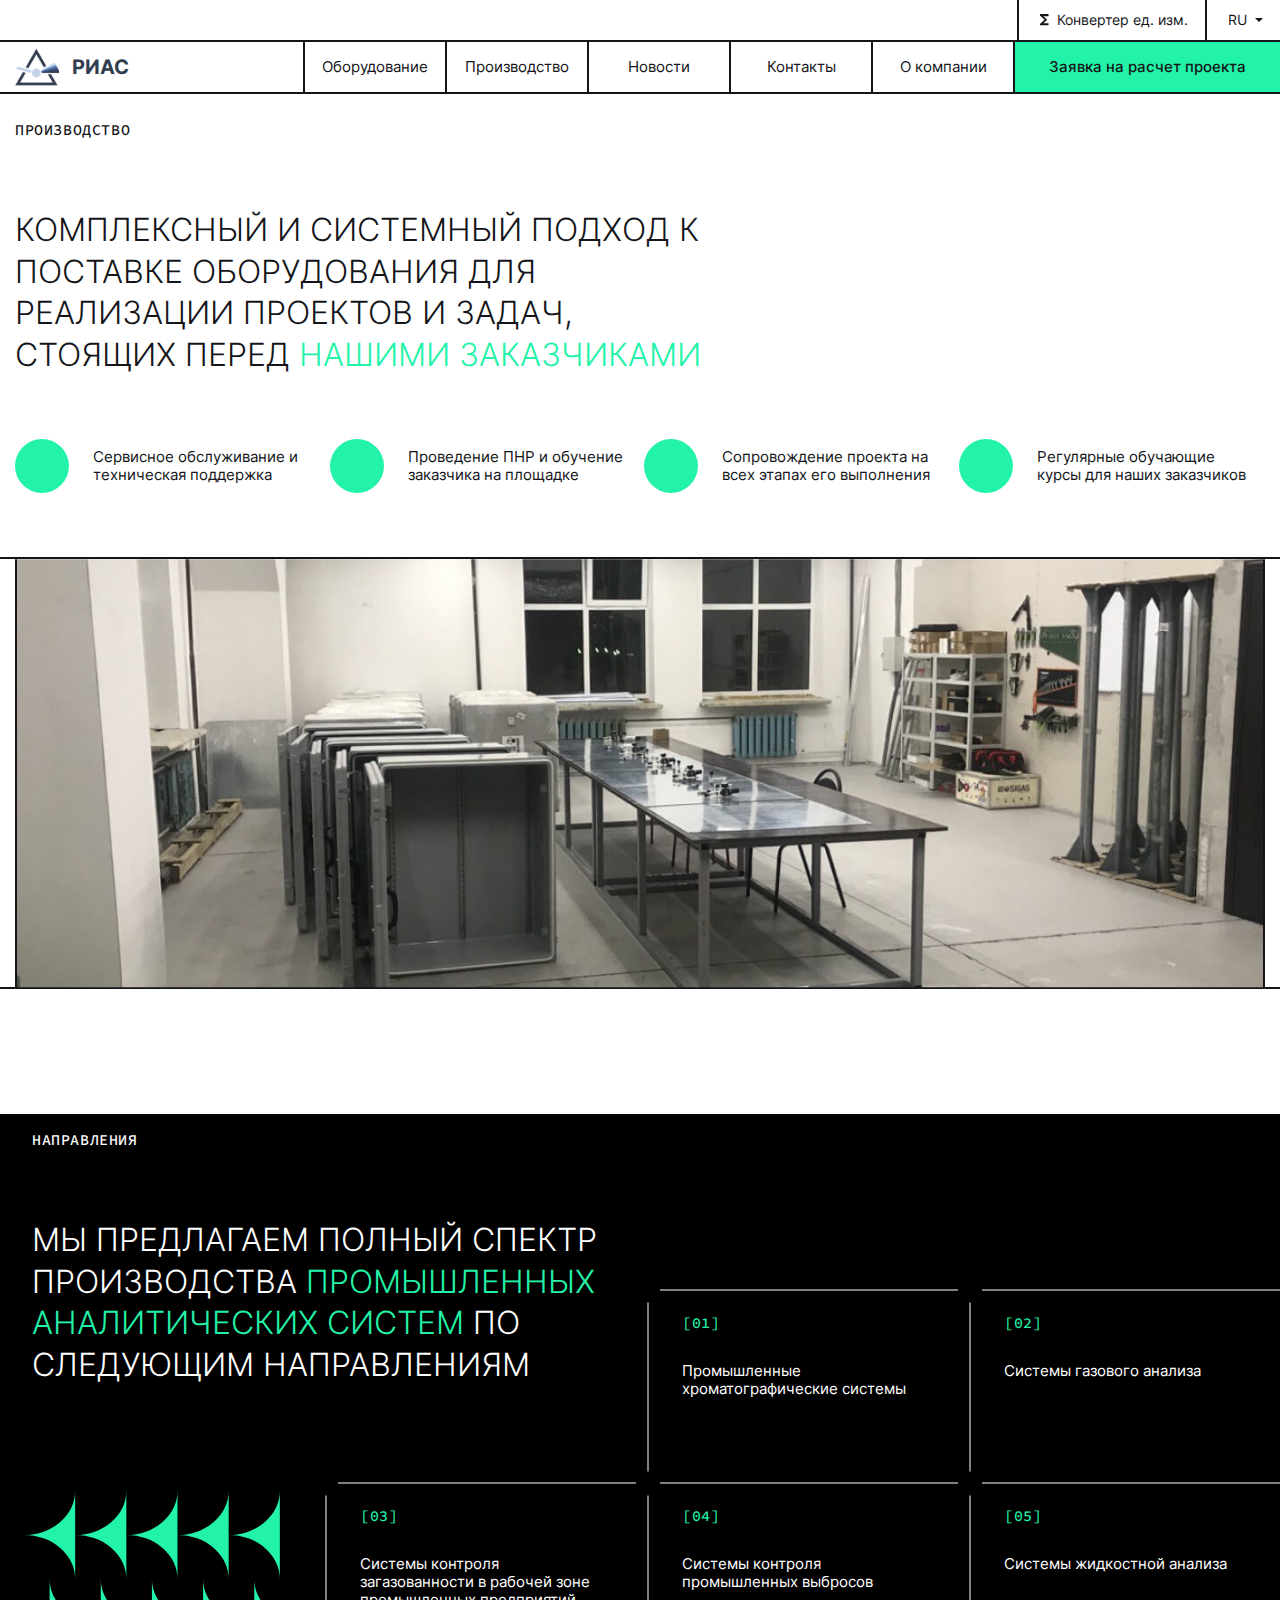
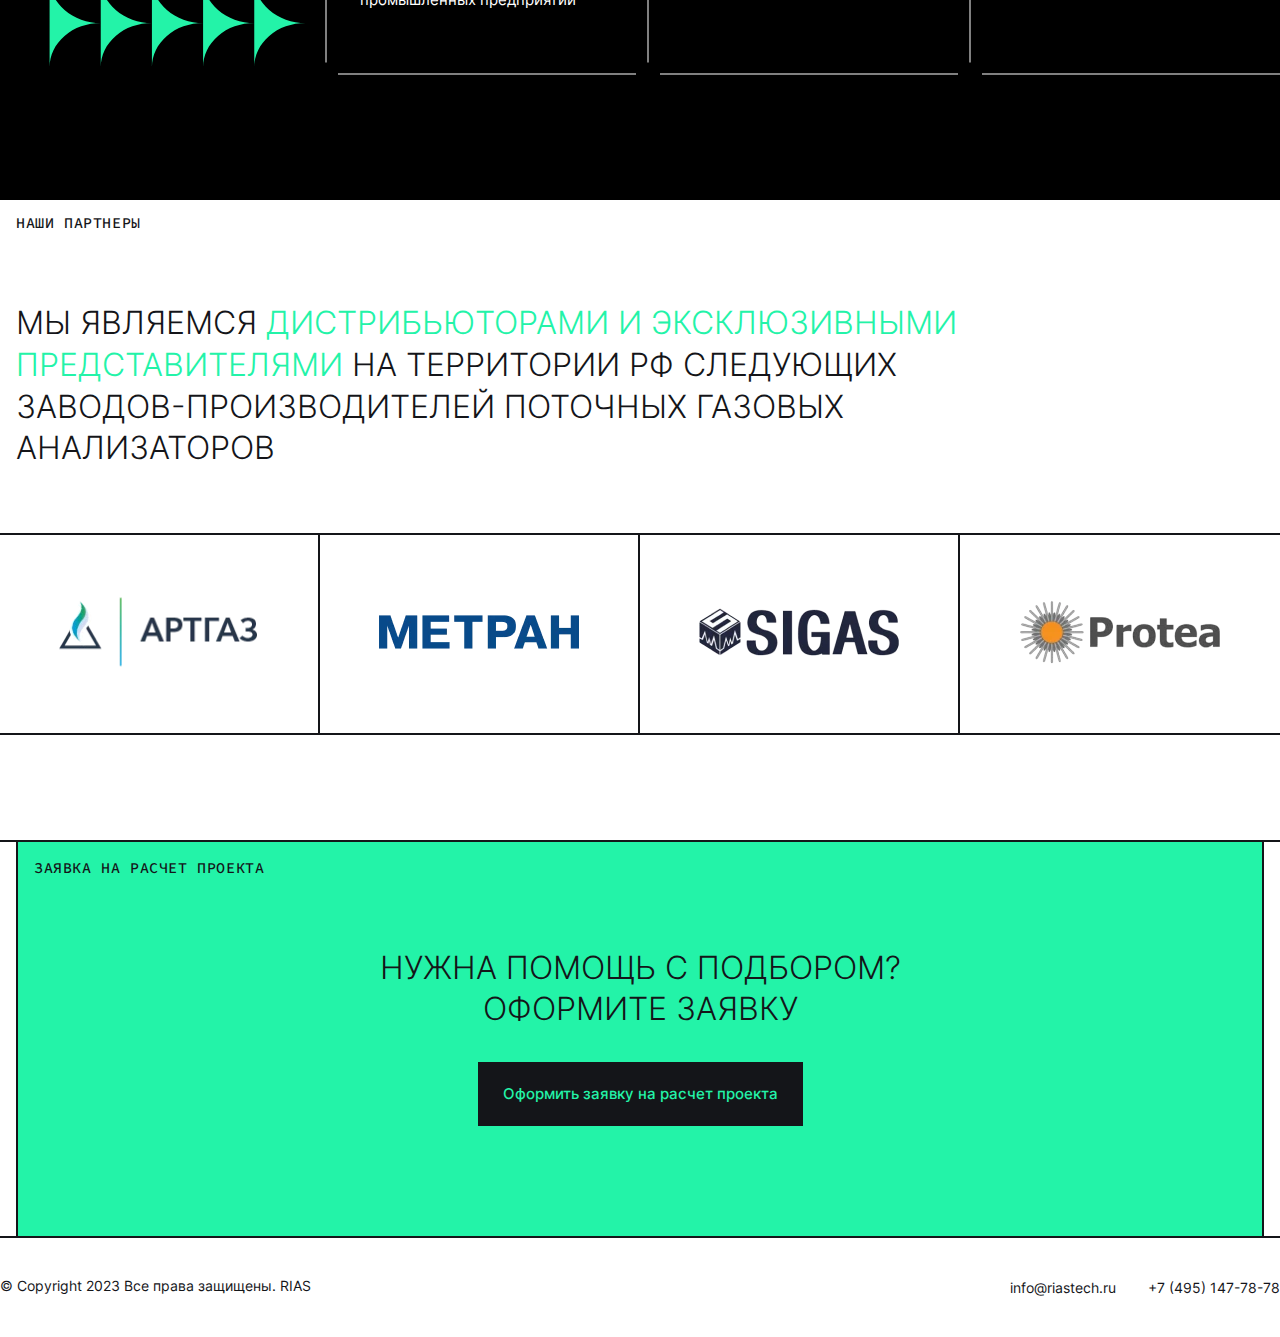
<file: services.html>
<!DOCTYPE html>
<html lang="ru">

<head>
	<meta charset="UTF-8">
	<meta name="viewport" content="width=device-width, initial-scale=1.0, minimum-scale=1">
	<meta name="format-detection" content="telephone=no">
	<link rel="shortcut icon" href="img/favicon.png">
	<title>РИАС | Производство</title>
	<style>
		:root{--swiper-theme-color:#007aff}html{line-height:1.15}body{margin:0}main{display:block}h1{font-size:2em;margin:.67em 0}a{background-color:transparent}img{border-style:none}button{font-family:inherit;font-size:100%;line-height:1.15;margin:0}button{overflow:visible}button{text-transform:none}@font-face{font-family:Inter;font-weight:300;font-display:swap;font-style:normal;src:url(fonts/Inter-Light.woff2) format("woff2"),url(fonts/Inter-Light.woff) format("woff")}@font-face{font-family:Inter;font-weight:400;font-display:swap;font-style:normal;src:url(fonts/Inter-Regular.woff2) format("woff2"),url(fonts/Inter-Regular.woff) format("woff")}@font-face{font-family:Inter;font-weight:500;font-display:swap;font-style:normal;src:url(fonts/Inter-Medium.woff2) format("woff2"),url(fonts/Inter-Medium.woff) format("woff")}@font-face{font-family:Inter;font-weight:600;font-display:swap;font-style:normal;src:url(fonts/Inter-SemiBold.woff2) format("woff2"),url(fonts/Inter-SemiBold.woff) format("woff")}@font-face{font-family:Inter;font-weight:700;font-display:swap;font-style:normal;src:url(fonts/Inter-Bold.woff2) format("woff2"),url(fonts/Inter-Bold.woff) format("woff")}@font-face{font-family:SourceCodePro;font-weight:500;font-display:swap;font-style:normal;src:url(fonts/SourceCodePro-Medium.woff2) format("woff2"),url(fonts/SourceCodePro-Medium.woff) format("woff")}:root{--color-primary:#23F3A8;--color-secondary:#ff8800;--color-black:#141519}*{box-sizing:border-box}html{height:100%}body{display:flex;flex-direction:column;min-width:320px;min-height:100%;font-family:Inter,sans-serif;color:var(--color-black)}h1,p,ul{margin:0;padding:0}ul{list-style:none}a{text-decoration:none;color:inherit}img{max-width:100%}button{padding:0;border:none;background:0 0}.container{max-width:1470px;margin:0 auto;padding:0 15px}.title1,.title1 h1{line-height:1.3;font-weight:300;text-transform:uppercase}.title1--white,.title1--white h1{color:#fff}.title1--lh-120,.title1--lh-120 h1{line-height:1.2}.title1,.title1 h1{font-size:32px}.text{font-size:15px;line-height:1.2}.btn{padding:23px 32px;display:inline-block;background-color:var(--color-primary);text-align:center;font-size:15px;font-weight:500;line-height:1.2}.btn--black{background-color:var(--color-black);color:var(--color-primary)}.logo{display:flex;align-items:center}.logo__img{object-fit:contain}.logo__text{font-size:20px;font-weight:700;line-height:1;color:#323d4f}.logo__text:not(:first-child){margin-left:12px}.menu__header{display:none}.menu__list{display:flex;align-items:center}.menu__item{position:relative}.menu__item--mobile{display:none}.menu__link{display:inline-block;min-width:159px;text-align:center;padding:21px 24px;border-left:2px solid var(--color-black);font-size:15px;color:var(--color-black)}.menu__link img{margin-right:8px}.menu__open{height:24px;display:none}.menu__lines{position:relative;z-index:6}.menu__lines,.menu__lines:after,.menu__lines:before{height:2px;background-color:var(--color-black);display:block;transform:rotate(0);width:18px}.menu__lines:after,.menu__lines:before{content:"";position:absolute;right:0}.menu__lines:before{transform:translateY(-5px)}.menu__lines:after{transform:translateY(5px)}.menu__lines--close{height:0}.menu__lines--close:before{transform:rotate(-45deg);background-color:var(--color-black)}.menu__lines--close:after{transform:rotate(45deg);background-color:var(--color-black)}.menu__lang-box{display:none}.menu__btn{display:none}.dropdown{position:relative}.dropdown__main{position:absolute;top:100%;left:0;z-index:1;display:none}.lang__toggle{display:flex;align-items:center;padding:12px 20px 12px 25px;color:var(--color-black);border-left:2px solid var(--color-black);font-size:14px}.lang__toggle:after{content:"";border:4px solid transparent;border-top:4px solid var(--color-black);display:inline-block;top:17px;margin-left:8px;transform:translateY(2px)}.lang__dropdown{right:0;left:unset}.lang__btns{border:2px solid var(--color-black);border-right:none;display:flex}.lang__btn{padding:21px 41px;min-width:138px}.lang__btn:not(:first-child){border-left:2px solid var(--color-black)}.lang--menu .lang__dropdown{right:-4px}.lang--menu .lang__btns{border:2px solid #fff}.lang--menu .lang__toggle{color:var(--color-black);border-left:none}.lang--menu .lang__toggle:after{border-top-color:var(--color-black)}.lang--menu .lang__btn{border-color:#fff}.header{position:absolute;left:0;top:0;z-index:20;width:100%;background:#fff}.header__top{border-bottom:2px solid var(--color-black)}.header__container{display: flex;}.header__top-links{margin-left:auto;min-width: 278px;display:flex;justify-content:flex-end}.header__top-link{display:flex;align-items:center;flex: 1 1 auto;padding:12px 20px 12px 25px;color:var(--color-black);border-left:2px solid var(--color-black);font-size:14px}.header__top-link svg{margin-right:8px}.header__top-link svg{fill:var(--color-black)}.header__lang{width:82.5px}.header__bottom{border-bottom:2px solid var(--color-black)}.header__bottom-content{padding-left:16px;width: 100%;display:flex;align-items:center}.header__mobile-links{display:none}.header__mobile-link{font-size:14px;color:var(--color-black)}.header__menu{margin-left:auto}.header__btn{padding:21px 41px;min-width: 278px;border-left:2px solid var(--color-black)}.header--index:not(.header--fixed){background:0 0}.header--index:not(.header--fixed) .header__top{border-color:#fff}.header--index:not(.header--fixed) .header__top-link{color:#fff;border-color:#fff}.header--index:not(.header--fixed) .header__top-link svg{fill:#fff}.header--index:not(.header--fixed) .header__lang .lang__toggle{color:#fff;border-color:#fff}.header--index:not(.header--fixed) .header__lang .lang__toggle:after{border-top-color:#fff}.header--index:not(.header--fixed) .header__lang .lang__btns{border-color:#fff}.header--index:not(.header--fixed) .header__lang .lang__btn:not(:first-child){border-color:#fff}.header--index:not(.header--fixed) .header__menu .menu__link{color:#fff;border-color:#fff}.header--index:not(.header--fixed) .header__bottom{border-color:#fff}.header--index:not(.header--fixed) .header__btn{border-color:#fff}.breadcrumbs{padding-bottom:88px}.breadcrumbs__list{display:flex;align-items:center;font-family:SourceCodePro,sans-serif;line-height:1.27;font-size:15px;font-weight:500;letter-spacing:.04em;overflow-x:auto}.breadcrumbs__item{flex:0 0 auto;display:flex;align-items:center}.breadcrumbs__current{color:inherit;text-transform:uppercase}.breadcrumbs__current{flex:0 0 auto}.breadcrumbs--white{color:#fff}.main{padding-top:120px;overflow:hidden}.main__title{margin-bottom: 80px;padding: 0 16px;}.main__title h1,.main__title h2{text-transform: none;}.banner{position:relative;margin-top:-120px;padding-top:120px;padding-bottom:60px;min-height:max(900px,100vh)}.webp .banner{background: url(../img/banner.webp) center/cover no-repeat;background-position-y: 44%;}.no-webp .banner{background: url(../img/banner.jpg) center/cover no-repeat;background-position-y: 44%;}.banner:before{content:"";position:absolute;left:0;top:0;width:100%;height:100%;background:rgba(0,0,0,.25)}.banner__content{position:relative;z-index:1;padding:0 16px}.banner__title{max-width:600px;color:#fff;text-transform:uppercase}.banner__features{margin-top:64px}.banner__features-list{margin:-16px -8px;display:flex;flex-wrap:wrap}.banner__features--indent{margin-top:290px;padding-top:14px;border-top:2px solid #fff}.banner__feature{display:flex;align-items:center;width:calc(25% - 18px);margin:16px 8px}.banner__feature:before{content:"";margin-right:24px;flex:0 0 auto;background-color:var(--color-primary);width:54px;height:54px;border-radius:50%}.banner__feature-text{max-width:250px;color:#fff}.banner__feature--vertical{flex-direction:column;align-items:flex-start}.banner__feature--vertical:before{margin-bottom:16px;margin-right:0;width:40px;height:40px}.banner__feature--vertical .banner__feature-text{max-width:240px;font-weight:500}.contacts__item:first-child{grid-area:A}.contacts__item:nth-child(2){grid-area:B}.contacts__item:nth-child(3){grid-area:C}.contacts__item:nth-child(4){grid-area:D}.contacts__item:nth-child(5){grid-area:E}.contacts__item:nth-child(6){grid-area:F;border-right-color:transparent}.contacts__item:nth-child(7){grid-area:G}.contacts__item:nth-child(8){grid-area:H;border-right-color:transparent}@media (max-width:1480px){.header__container{padding-right:0}}@media (max-width:1320px){.menu__link{min-width:142px;padding:16px}.lang__toggle{padding-right:17px;padding-left:21px}.lang__btn{padding-top:16px;padding-bottom:16px;min-width:130.5px}.header__top-links{min-width: 263px;}.header__top-link{padding-right:17px;padding-left:21px}.header__lang{width:auto}.header__bottom-content{padding-left:0}.header__btn{padding:16px 34px;min-width: 263px;}.banner{min-height:max(700px,100vh)}.banner__content{padding:0}.banner__features--indent{margin-top:226px}.breadcrumbs{padding-bottom:70px}}@media (max-width:1140px){.title1,.title1 h1{font-size:30px}.menu__link{min-width:auto;padding:14px 16px}.lang__toggle{padding:11px 7px 11px 15px}.lang__btn{padding-top:13.5px;padding-bottom:13px;min-width:114.5px}.header__top-links{min-width: 231px;}.header__top-link{padding:11px 7px 11px 15px}.header__btn{padding:14px 24px;min-width: 231px;font-size:14px}.breadcrumbs{padding-bottom:54px}.banner__feature{width:calc(50% - 18px)}.banner__feature--vertical{width:calc(25% - 18px)}}@media (max-width:991px){.title1,.title1 h1{font-size:28px}.text{font-size:14px}.logo__img{max-height:36px;max-width:41px}.logo__text{font-size:18px}.logo__text:not(:first-child){margin-left:10px}.btn{padding:19px 28px}.menu{position:relative}.menu__header{display:flex;justify-content:space-between}.menu__title{padding:21px 8px 19px 8px;font-size:18px;line-height:1.2;text-transform:uppercase}.menu__open{display:block;position:relative;z-index:0}.menu__close{padding:0 22px;background:#fff;border-left:2px solid var(--color-black)}.menu__content{position:fixed;left:0;top:0;z-index:3;transform:translateX(100%);display:flex;flex-direction:column;width:100%;height:100%;background-color:var(--color-primary);opacity:0;visibility:hidden;overflow-y:auto}.menu__list{justify-content:flex-start;align-items:center;flex-direction:column}.menu__item{width:100%}.menu__item--mobile{display:flex}.menu__link{display:flex;align-items:center;justify-content:center;padding-top:20px;padding-bottom:20px;width:100%;border-top:2px solid var(--color-black);border-left:none;font-size:14px;color:var(--color-black)}.menu__lang-box{padding-top:15px;padding-left:8px;padding-right:12px;display:flex;align-items:center;justify-content:space-between;border-top:2px solid var(--color-black);font-size:14px}.menu__lang-box:not(:last-child){margin-bottom:30px}.menu__btn{display:inline-block;margin:auto 8px 8px;padding-top:24px;padding-bottom:24px;font-size:14px}.header__container{padding-left:0}.header__top{display:none}.header__bottom-content{flex-wrap:wrap}.header__logo{padding:10px 0;width:100%;justify-content:center;border-bottom:2px solid var(--color-black)}.header__mobile-links{display:flex;width:calc(100% - 48px)}.header__mobile-link{padding:14px;border-right:2px solid var(--color-black);flex:1 1 100%;max-width:170px;text-align:center}.header__menu{margin-right:15px}.header__btn{padding-top:15px;padding-bottom:15px;border-left:none;border-top:2px solid var(--color-black);width:100%}.header--index:not(.header--fixed) .header__btn,.header--index:not(.header--fixed) .header__logo,.header--index:not(.header--fixed) .header__mobile-link{border-color:#fff}.header--index:not(.header--fixed) .header__mobile-link{color:#fff}.header--index:not(.header--fixed) .header__menu .menu__link{color:var(--color-black);border-color:var(--color-black)}.header--index:not(.header--fixed) .header__menu .menu__open .menu__lines,.header--index:not(.header--fixed) .header__menu .menu__open .menu__lines:after,.header--index:not(.header--fixed) .header__menu .menu__open .menu__lines:before{background-color:#fff}.main{padding-top:170px}.banner{margin-top:-170px;padding-top:170px}.banner__title{max-width:620px}.banner__feature{width:calc(50% - 16px)}.breadcrumbs{padding-bottom:40px}}@media (max-width:767px){.container{padding:0 8px}.title1,.title1 h1{font-size:22px;font-weight:400}.text{font-size:13px}.logo__img{max-height:28px;max-width:32px}.logo__text{font-size:16px}.logo__text:not(:first-child){margin-left:8px}.btn{font-size:14px;padding:16px 24px}.header__container{padding:0}.main{padding-top:155px}.banner{margin-top:-155px;padding-top:155px;padding-bottom:32px}.banner__title{max-width:480px}.banner__features--indent{padding-top:24px}.banner__feature{flex-direction:column;align-items:flex-start}.banner__feature:before{margin-bottom:12px;width:32px;height:32px}.banner__feature-text{font-size:13px;font-weight:500}.breadcrumbs{padding-bottom:32px}.breadcrumbs__list{font-size:14px}}@media (max-width:480px){.title1,.title1 h1{font-size:18px}.banner__title{max-width:390px}}
	</style>
	<link href="css/swiper.min.css" rel="preload" as="style" onload="this.onload=null;this.rel='stylesheet'">
	<link href="css/overlayscrollbars.min.css" rel="preload" as="style" onload="this.onload=null;this.rel='stylesheet'">
	<link href="css/normalize.css?v=14" rel="preload" as="style" onload="this.onload=null;this.rel='stylesheet'">
	<link href="css/fonts.css?v=14" rel="preload" as="style" onload="this.onload=null;this.rel='stylesheet'">
	<link href="css/main.css?v=14" rel="preload" as="style" onload="this.onload=null;this.rel='stylesheet'">
	<link href="css/media.css?v=14" rel="preload" as="style" onload="this.onload=null;this.rel='stylesheet'">
	<noscript>
		<link href="css/swiper.min.css" rel="stylesheet">
		<link href="css/overlayscrollbars.min.css" rel="stylesheet">
		<link href="css/normalize.css?v=14" rel="stylesheet">
		<link href="css/fonts.css?v=14" rel="stylesheet">
		<link href="css/main.css?v=14" rel="stylesheet">
		<link href="css/media.css?v=14" rel="stylesheet">
	</noscript>
</head>

<body class="body">
	<header class="header">
		<div class="header__top">
			<div class="container header__container">
				<div class="header__top-links">
					<a class="link header__top-link" href="converter.html">
						<svg width="9" height="12" viewBox="0 0 9 12" fill="none" xmlns="http://www.w3.org/2000/svg">
							<path
								d="M0 11.3333V9.91667L4.60417 5.66667L0 1.41667V0H8.5V2.125H3.38229L7.18958 5.66667L3.38229 9.20833H8.5V11.3333H0Z" />
						</svg>
						Конвертер ед. изм.
					</a>
					<div class="lang dropdown header__lang">
						<button class="link lang__toggle dropdown__btn">RU</button>
						<div class="lang__dropdown dropdown__main">
							<div class="lang__btns">
								<a class="btn lang__btn" href="index.html">RU</a>
								<a class="btn lang__btn" href="index.html">EN</a>
							</div>
						</div>
					</div>
				</div>
			</div>
		</div>
		<div class="header__bottom">
			<div class="container header__container">
				<div class="header__bottom-content">
					<a class="logo header__logo" href="index.html">
						<img class="logo__img" src="img/logo.png" width="45" height="40" alt="">
						<span class="logo__text">РИАС</span>
					</a>
					<div class="header__mobile-links">
						<a class="link header__mobile-link" href="catalog.html">Оборудование</a>
						<a class="link header__mobile-link" href="contacts.html">Контакты</a>
					</div>
					<nav class="menu header__menu">
						<div class="menu__content">
							<div class="menu__header">
								<div class="menu__title">Меню сайта</div>
								<button class="menu__close">
									<span class="menu__lines menu__lines--close"></span>
								</button>
							</div>
							<ul class="menu__list">
								<li class="menu__item">
									<a class="menu__link" href="catalog.html">Оборудование</a>
								</li>
								<li class="menu__item">
									<a class="menu__link" href="services.html">Производство</a>
								</li>
								<li class="menu__item">
									<a class="menu__link" href="news.html">Новости</a>
								</li>
								<li class="menu__item">
									<a class="menu__link" href="contacts.html">Контакты</a>
								</li>
								<li class="menu__item">
									<a class="menu__link" href="company.html">О компании</a>
								</li>
								<li class="menu__item menu__item--mobile">
									<a class="menu__link" href="converter.html">
										<img src="img/icons/converter-black.svg" width="10" height="12" alt="">
										Конвертер ед. изм.
									</a>
								</li>
							</ul>
							<div class="menu__lang-box">
								<span>Язык на сайте:</span>
								<div class="lang lang--menu dropdown">
									<button class="link lang__toggle dropdown__btn">RU</button>
									<div class="lang__dropdown dropdown__main">
										<div class="lang__btns">
											<a class="btn btn--black lang__btn" href="index.html">RU</a>
											<a class="btn btn--black lang__btn" href="index.html">EN</a>
										</div>
									</div>
								</div>
							</div>
							<a class="btn btn--black menu__btn" href="application.html">Заявка на расчет проекта</a>
						</div>
						<button class="menu__open">
							<span class="menu__lines"></span>
						</button>
					</nav>
					<a class="btn header__btn" href="application.html">Заявка на расчет проекта</a>
				</div>
			</div>
		</div>
	</header>

	<main class="main">
		<section class="banner banner--white">
			<div class="container">
				<div class="banner__content">
					<div class="breadcrumbs banner__breadcrumbs">
						<div class="breadcrumbs__list">
							<div class="breadcrumbs__item">
								<span class="breadcrumbs__current">Производство</span>
							</div>
						</div>
					</div>
					<div class="title1 banner__title">
						<h1>Комплексный и системный подход
							к поставке оборудования для реализации проектов и задач, стоящих перед <b>нашими
								заказчиками</b></h1>
					</div>
					<div class="banner__features">
						<div class="banner__features-list">
							<div class="banner__feature">
								<p class="text banner__feature-text">Сервисное обслуживание и техническая поддержка</p>
							</div>
							<div class="banner__feature">
								<p class="text banner__feature-text">Проведение ПНР и обучение заказчика на площадке</p>
							</div>
							<div class="banner__feature">
								<p class="text banner__feature-text">Сопровождение проекта на всех этапах его выполнения</p>
							</div>
							<div class="banner__feature">
								<p class="text banner__feature-text">Регулярные обучающие курсы для наших заказчиков</p>
							</div>
						</div>
					</div>
					<div class="banner__img">
						<img src="img/services-img.jpg" width="1408" height="482" alt="">
					</div>
				</div>
			</div>
		</section>

		<section class="directs main__directs">
			<div class="container container--xl">
				<div class="directs__content">
					<div class="directs__info">
						<div class="breadcrumbs breadcrumbs--white">
							<div class="breadcrumbs__list">
								<div class="breadcrumbs__item">
									<span class="breadcrumbs__current">Направления</span>
								</div>
							</div>
						</div>
	
						<div class="title1 title1--white directs__title">
							<h2>Мы предлагаем полный спектр производства <b>промышленных аналитических систем</b> по следующим
								направлениям
							</h2>
						</div>
					</div>
					<div class="directs__list">
						<div class="directs__item directs__item--empty"></div>
						<div class="directs__item directs__item--empty"></div>
						<div class="directs__item">
							<div class="directs__item-num">[01]</div>
							<p class="text text-white directs__item-text">Промышленные хроматографические системы</p>
						</div>
						<div class="directs__item">
							<div class="directs__item-num">[02]</div>
							<p class="text text-white directs__item-text">Системы газового анализа</p>
						</div>
						<div class="directs__item directs__item--img">
							<img class="directs__item-img" src="img/arrows.svg" alt="">
						</div>
						<div class="directs__item">
							<div class="directs__item-num">[03]</div>
							<p class="text text-white directs__item-text">Системы контроля загазованности
								в рабочей зоне промышленных предприятий</p>
						</div>
						<div class="directs__item">
							<div class="directs__item-num">[04]</div>
							<p class="text text-white directs__item-text">Системы контроля промышленных выбросов</p>
						</div>
						<div class="directs__item">
							<div class="directs__item-num">[05]</div>
							<p class="text text-white directs__item-text">Системы жидкостной анализа</p>
						</div>
					</div>
				</div>
			</div>
		</section>

		<section class="partners">
			<div class="container container--xl">
				<div class="partners__content">
					<div class="partners__info">
						<div class="breadcrumbs">
							<div class="breadcrumbs__list">
								<div class="breadcrumbs__item">
									<span class="breadcrumbs__current">Наши партнеры</span>
								</div>
							</div>
						</div>
						<div class="title1 partners__title">
							<h2>Мы являемся <b>дистрибьюторами и эксклюзивными
									представителями</b> на территории РФ следующих заводов-производителей поточных газовых анализаторов
							</h2>
						</div>
					</div>
					<div class="partners__list">
						<div class="partners__item">
							<picture>
								<source srcset="img/partners/artgaz.webp" type="image/webp">
								<source srcset="img/partners/artgaz.png" type="image/png">
								<img class="partners__item-img" src="img/partners/artgaz.png" width="200" height="70" alt="">
							</picture>
						</div>
						<div class="partners__item">
							<picture>
								<source srcset="img/partners/metran.webp" type="image/webp">
								<source srcset="img/partners/metran.png" type="image/png">
								<img class="partners__item-img" src="img/partners/metran.png" width="200" height="34" alt="">
							</picture>
						</div>
						<div class="partners__item">
							<picture>
								<source srcset="img/partners/sigas.webp" type="image/webp">
								<source srcset="img/partners/sigas.png" type="image/png">
								<img class="partners__item-img" src="img/partners/sigas.png" width="200" height="48" alt="">
							</picture>
						</div>
						<div class="partners__item">
							<picture>
								<source srcset="img/partners/protea.webp" type="image/webp">
								<source srcset="img/partners/protea.png" type="image/png">
								<img class="partners__item-img" src="img/partners/protea.png" width="200" height="64" alt="">
							</picture>
						</div>
					</div>
				</div>
			</div>
		</section>

		<section class="callback">
			<div class="container container--xl">
				<div class="callback__content">
					<div class="callback__main">
						<div class="breadcrumbs">
							<div class="breadcrumbs__list">
								<div class="breadcrumbs__item">
									<span class="breadcrumbs__current">Заявка на расчет проекта</span>
								</div>
							</div>
						</div>
						<div class="callback__info">
							<div class="title1 callback__title">
								<h2>Нужна помощь с подбором? Оформите заявку</h2>
							</div>
							<a class="btn btn--black callback__btn" href="application.html">Оформить заявку на расчет проекта</a>
						</div>
					</div>
				</div>
			</div>
		</section>
	</main>

	<footer class="footer">
		<div class="container">
			<div class="footer__content">
				<div class="footer__copyright">© Copyright 2023 Все права защищены. RIAS</div>
				<ul class="footer__menu">
					<li class="footer__menu-item">
						<a class="link footer__menu-link" href="mailto:info@riastech.ru">info@riastech.ru</a>
					</li>
					<li class="footer__menu-item">
						<a class="link footer__menu-link" href="tel:+74951477878">+7 (495) 147-78-78</a>
					</li>
				</ul>
			</div>
		</div>
	</footer>

	<script src="js/modernizr.min.js"></script>
	<script src="js/overlayscrollbars.min.js"></script>
	<script src="js/swiper-bundle.min.js"></script>
	<script src="js/main.js?v=14"></script>

</body>

</html>
</file>
<file: css/fonts.css>
@font-face {
  font-family: "Inter";
  font-weight: 300;
  font-display: swap;
  font-style: normal;
  src: url(../fonts/Inter-Light.woff2) format("woff2"), url(../fonts/Inter-Light.woff) format("woff");
}

@font-face {
  font-family: "Inter";
  font-weight: 400;
  font-display: swap;
  font-style: normal;
  src: url(../fonts/Inter-Regular.woff2) format("woff2"), url(../fonts/Inter-Regular.woff) format("woff");
}

@font-face {
  font-family: "Inter";
  font-weight: 500;
  font-display: swap;
  font-style: normal;
  src: url(../fonts/Inter-Medium.woff2) format("woff2"), url(../fonts/Inter-Medium.woff) format("woff");
}

@font-face {
  font-family: "Inter";
  font-weight: 600;
  font-display: swap;
  font-style: normal;
  src: url(../fonts/Inter-SemiBold.woff2) format("woff2"), url(../fonts/Inter-SemiBold.woff) format("woff");
}

@font-face {
  font-family: "Inter";
  font-weight: 700;
  font-display: swap;
  font-style: normal;
  src: url(../fonts/Inter-Bold.woff2) format("woff2"), url(../fonts/Inter-Bold.woff) format("woff");
}

@font-face {
  font-family: "SourceCodePro";
  font-weight: 500;
  font-display: swap;
  font-style: normal;
  src: url(../fonts/SourceCodePro-Medium.woff2) format("woff2"), url(../fonts/SourceCodePro-Medium.woff) format("woff");
}
</file>
<file: css/main.css>
:root {
  --color-primary: #23F3A8;
  --color-secondary: #ff8800;
  --color-black: #141519;
}

* {
  box-sizing: border-box;
}

html {
  height: 100%;
}

body {
  display: flex;
  flex-direction: column;
  min-width: 320px;
  min-height: 100%;
  font-family: "Inter", sans-serif;
  color: var(--color-black);
}

h1,
h2,
h3,
h4,
h5,
h6,
p,
ul,
ol {
  margin: 0;
  padding: 0;
}

ul {
  list-style: none;
}

a {
  text-decoration: none;
  color: inherit;
}

a:focus,
button:focus,
input:focus,
select:focus {
  outline-color: var(--color-primary);
}

img {
  max-width: 100%;
}

button {
  padding: 0;
  border: none;
  background: transparent;
  cursor: pointer;
}

.body--lock {
  overflow: hidden;
}

.container {
  max-width: 1470px;
  margin: 0 auto;
  padding: 0 15px;
}

.link {
  transition: color 0.3s;
}

.link:hover {
  color: var(--color-primary);
}

.link-more {
  display: flex;
  align-items: center;
  font-size: 15px;
  font-weight: 500;
  line-height: 1.2;
}

.link-more:after {
  content: "";
  margin-left: 15px;
  flex: 0 0 auto;
  content: "";
  display: inline-block;
  background: url(../img/icons/arrow-right.svg) center/contain no-repeat;
  width: 14px;
  height: 14px;
}

.link-more--down:after {
  transform: rotate(90deg);
}

.link-doc {
  display: flex;
  align-items: center;
  text-transform: uppercase;
  line-height: 1.3;
}

.link-doc__text {
  margin-top: 4px;
  display: block;
  text-transform: none;
}

.link-doc:before {
  content: "";
  margin-right: 12px;
  flex: 0 0 auto;
  content: "";
  display: inline-block;
  background: url(../img/icons/download.svg) center/contain no-repeat;
  width: 16px;
  height: 16px;
}

.btn-back {
  display: inline-flex;
  align-items: center;
  font-family: "SourceCodePro", sans-serif;
  font-size: 14px;
  font-weight: 500;
  letter-spacing: 0.04em;
  text-transform: uppercase;
}

.btn-back:before {
  transform: rotate(180deg) translateY(-1px);
  margin-right: 12px;
  flex: 0 0 auto;
  content: "";
  display: inline-block;
  background: url(../img/icons/right.svg) center/contain no-repeat;
  width: 8px;
  height: 14px;
}

.input {
  height: 40px;
  border-radius: 10px;
  border: none;
  padding: 0 15px;
  outline: none;
  border: 1px solid transparent;
  transition: border 0.3s;
}

.input[type=number] {
  appearance: textfield;
}

.input:focus {
  border-color: var(--color-primary);
}

.title1,
.title1 h1,
.title1 h2,
.title1 h3,
.title2,
.title2 h1,
.title2 h2,
.title2 h3,
.title3,
.title3 h1,
.title3 h2,
.title3 h3 {
  line-height: 1.3;
  font-weight: 300;
  text-transform: uppercase;
}

.title1 b,
.title1 h1 b,
.title1 h2 b,
.title1 h3 b,
.title2 b,
.title2 h1 b,
.title2 h2 b,
.title2 h3 b,
.title3 b,
.title3 h1 b,
.title3 h2 b,
.title3 h3 b {
  font-weight: 300;
  color: var(--color-primary);
}

.title1--white,
.title1--white h1,
.title1--white h2,
.title1--white h3,
.title2--white,
.title2--white h1,
.title2--white h2,
.title2--white h3,
.title3--white,
.title3--white h1,
.title3--white h2,
.title3--white h3 {
  color: #fff;
}

.title1--lh-120,
.title1--lh-120 h1,
.title1--lh-120 h2,
.title1--lh-120 h3,
.title2--lh-120,
.title2--lh-120 h1,
.title2--lh-120 h2,
.title2--lh-120 h3,
.title3--lh-120,
.title3--lh-120 h1,
.title3--lh-120 h2,
.title3--lh-120 h3 {
  line-height: 1.2;
}

.title1,
.title1 h1,
.title1 h2,
.title1 h3 {
  font-size: 32px;
}

.title1--big,
.title1--big h1,
.title1--big h2,
.title1--big h3 {
  font-size: 48px;
}

.title2,
.title2 h1,
.title2 h2,
.title2 h3 {
  font-size: 26px;
}

.text {
  font-size: 15px;
  line-height: 1.2;
}

.text b {
  font-weight: 600;
}

.text-primary {
  color: var(--color-primary);
}

.text-white {
  color: #fff;
}

.text-content {
  font-size: 15px;
  line-height: 1.2;
}

.text-content h1,
.text-content h2 {
  font-size: 28px;
  font-weight: 300;
  line-height: 1.3;
  text-transform: uppercase;
}

.text-content h1:not(:first-child),
.text-content h2:not(:first-child) {
  margin-top: 40px;
}

.text-content h1:not(:last-child),
.text-content h2:not(:last-child) {
  margin-bottom: 16px;
}

.text-content b {
  font-weight: 600;
}

.text-content p:not(:first-child) {
  margin-top: 16px;
}

.text-content ul {
  padding-left: 27px;
  list-style-type: disc;
}

.text-content--big {
  font-size: 17px;
}

.btn {
  padding: 23px 32px;
  display: inline-block;
  background-color: var(--color-primary);
  text-align: center;
  font-size: 15px;
  font-weight: 500;
  line-height: 1.2;
  cursor: pointer;
  transition: color 0.3s, background 0.3s;
}

.btn:hover {
  background-color: #24e49d;
}

.btn--black {
  background-color: var(--color-black);
  color: var(--color-primary);
}

.btn--black:hover {
  background-color: #2b2b2b;
}

.btn--white {
  background-color: #fff;
  color: var(--color-black);
}

.btn--white:hover {
  background-color: #f3f3f3;
}

.btn--black-white {
  background-color: var(--color-black);
  color: #fff;
}

.btn--black-white:hover {
  background-color: #2b2b2b;
}

.btn--border {
  padding-top: 21px;
  padding-bottom: 21px;
  border: 2px solid var(--color-black);
}

.input {
  padding: 30px 24px;
  font-size: 15px;
  line-height: 1;
  border: 2px solid var(--color-black);
  transition: border 0.3s;
  outline: none;
  border-radius: 0;
}

.input::placeholder {
  color: var(--color-black);
}

.input:focus {
  border-color: #1dcc8d;
}

.file-field {
  display: flex;
  justify-content: space-between;
}

.file-field__input {
  display: none;
}

.file-field__name {
  flex: 1 1 auto;
  padding-left: 22px;
  display: flex;
  align-items: center;
  font-size: 15px;
  border: 2px solid var(--color-black);
}

.file-field__label {
  flex: 0 0 120px;
  display: inline-block;
}

.select-field {
  display: none;
}

.easy-select {
  position: relative;
  user-select: none;
}

.easy-select:focus {
  outline: none;
}

.easy-select:focus .easy-select__field {
  border-color: #1dcc8d;
}

.easy-select__input {
  display: none;
}

.easy-select__field {
  position: relative;
  padding: 22px 22px 23px;
  font-size: 15px;
  line-height: 1;
  border: 2px solid var(--color-black);
  transition: border 0.3s;
}

.easy-select__field:after {
  content: "";
  position: absolute;
  right: 22px;
  top: 50%;
  transform: translateY(-50%);
  background: #000;
  width: 9px;
  height: 9px;
  clip-path: polygon(100% 25%, 0 25%, 50% 75%);
}

.easy-select__list {
  position: absolute;
  left: 0;
  top: 100%;
  z-index: 100;
  margin-top: 8px;
  display: none;
  width: 100%;
  background: #fff;
  border: 2px solid var(--color-black);
  max-height: 320px;
}

.easy-select__list--active {
  display: block;
}

.easy-select__list .os-viewport {
  max-height: 320px;
}

.easy-select__item {
  padding: 11px 16px;
  font-size: 15px;
  line-height: 1.2;
  transition: background 0.3s;
  cursor: pointer;
}

.easy-select__item--placeholder {
  display: none;
}

.easy-select__item--hover {
  background-color: #f2f2f2;
}

.os-scrollbar {
  padding: 0;
  width: 16px;
}

.os-scrollbar .os-scrollbar-track {
  border-left: 2px solid var(--color-black) !important;
  border-radius: 0;
  background: #fff;
}

.os-scrollbar .os-scrollbar-handle {
  border-radius: 0;
  background: #000;
}

.os-scrollbar.os-scrollbar-vertical .os-scrollbar-handle {
  min-height: 65px;
  max-height: 65px;
}

.checkbox {
  display: flex;
  align-items: flex-start;
}

.checkbox__input {
  display: none;
}

.checkbox__switch {
  margin-top: 3px;
  position: relative;
  flex: 0 0 auto;
  width: 20px;
  height: 20px;
  display: flex;
  align-items: center;
  justify-content: center;
  border: 2px solid var(--color-black);
  cursor: pointer;
}

.checkbox__switch:before {
  content: "";
  content: "";
  display: inline-block;
  background: url(../img/icons/check.svg) center/contain no-repeat;
  width: 10px;
  height: 8px;
  display: none;
}

.checkbox__input:checked~.checkbox__switch {
  background: var(--color-black);
}

.checkbox__input:checked~.checkbox__switch:before {
  display: block;
}

.checkbox__text {
  margin-left: 12px;
  font-size: 15px;
  line-height: 1.4;
  user-select: none;
}

.logo {
  display: flex;
  align-items: center;
}

.logo__img {
  object-fit: contain;
}

.logo__text {
  font-size: 20px;
  font-weight: 700;
  line-height: 1;
  color: #323D4F;
}

.logo__text:not(:first-child) {
  margin-left: 12px;
}

.tabs__btns {
  border-top: 2px solid var(--color-black);
  border-bottom: 2px solid var(--color-black);
  display: flex;
  overflow-x: auto;
}

.tabs__btn {
  padding: 14px 30px;
  font-size: 28px;
  font-weight: 300;
  line-height: 1.3;
  text-transform: uppercase;
}

.tabs__btn:not(:first-child) {
  border-left: 2px solid var(--color-black);
}

.tabs__btn:last-child {
  border-right: 2px solid var(--color-black);
}

.tabs__btn--active {
  background-color: var(--color-primary);
}

.tabs__item {
  display: none;
}

.tabs__item--active {
  display: block;
}

.menu__header {
  display: none;
}

.menu__list {
  display: flex;
  align-items: center;
}

.menu__item {
  position: relative;
}

.menu__item--mobile {
  display: none;
}

.menu__link {
  display: inline-block;
  min-width: 159px;
  text-align: center;
  padding: 21px 24px;
  border-left: 2px solid var(--color-black);
  font-size: 15px;
  color: var(--color-black);
  transition: color 0.3s;
}

.menu__link:hover {
  color: var(--color-primary);
}

.menu__link img {
  margin-right: 8px;
}

.menu__open {
  height: 24px;
  display: none;
}

.menu__lines {
  position: relative;
  z-index: 6;
}

.menu__lines,
.menu__lines:before,
.menu__lines:after {
  height: 2px;
  background-color: var(--color-black);
  display: block;
  transform: rotate(0);
  width: 18px;
  transition: transform 0.3s, width 0.3s;
}

.menu__lines:before,
.menu__lines:after {
  content: "";
  position: absolute;
  right: 0;
}

.menu__lines:before {
  transform: translateY(-5px);
}

.menu__lines:after {
  transform: translateY(5px);
}

.menu__lines--close {
  height: 0;
}

.menu__lines--close:before {
  transform: rotate(-45deg);
  background-color: var(--color-black);
}

.menu__lines--close:after {
  transform: rotate(45deg);
  background-color: var(--color-black);
}

.menu__lang-box {
  display: none;
}

.menu__btn {
  display: none;
}

.dropdown {
  position: relative;
}

.dropdown__main {
  position: absolute;
  top: 100%;
  left: 0;
  z-index: 1;
  display: none;
}

.dropdown--active .dropdown__main {
  display: block;
}

.lang__toggle {
  display: flex;
  align-items: center;
  padding: 12px 20px 12px 25px;
  color: var(--color-black);
  border-left: 2px solid var(--color-black);
  font-size: 14px;
}

.lang__toggle:hover:after {
  border-top-color: var(--color-primary);
}

.lang__toggle:after {
  content: "";
  border: 4px solid transparent;
  border-top: 4px solid var(--color-black);
  display: inline-block;
  top: 17px;
  margin-left: 8px;
  transform: translateY(2px);
  transition: border-color 0.3s;
}

.lang__dropdown {
  right: 0;
  left: unset;
}

.lang__btns {
  border: 2px solid var(--color-black);
  border-right: none;
  display: flex;
}

.lang__btn {
  padding: 21px 41px;
  min-width: 138px;
}

.lang__btn:not(:first-child) {
  border-left: 2px solid var(--color-black);
}

.lang--menu .lang__dropdown {
  right: -4px;
}

.lang--menu .lang__btns {
  border: 2px solid #fff;
}

.lang--menu .lang__toggle {
  color: var(--color-black);
  border-left: none;
}

.lang--menu .lang__toggle:after {
  border-top-color: var(--color-black);
}

.lang--menu .lang__btn {
  border-color: #fff;
}

.lang.dropdown--active .lang__toggle:after {
  transform: rotate(180deg) translateY(3px);
}

.pagination__list {
  border: 2px solid var(--color-black);
  display: inline-flex;
  overflow-x: auto;
  max-width: 100%;
}

.pagination__active,
.pagination__link {
  display: block;
  flex: 0 0 auto;
  padding: 0 15px;
  min-width: 44px;
  height: 44px;
  line-height: 44px;
  font-size: 15px;
  font-weight: 500;
  text-align: center;
  white-space: nowrap;
}

.pagination__active:not(:first-child),
.pagination__link:not(:first-child) {
  border-left: 2px solid var(--color-black);
  min-width: 46px;
}

.pagination__active {
  background: var(--color-primary);
}

.pagination--mobile {
  display: none;
}

.header {
  position: absolute;
  left: 0;
  top: 0;
  z-index: 20;
  width: 100%;
  background: #fff;
}

.header__top {
  border-bottom: 2px solid var(--color-black);
}

.header__container {
  display: flex;
}

.header__top-links {
  margin-left: auto;
  min-width: 278px;
  display: flex;
  justify-content: flex-end;
}

.header__top-link {
  display: flex;
  align-items: center;
  flex: 1 1 auto;
  padding: 12px 20px 12px 25px;
  color: var(--color-black);
  border-left: 2px solid var(--color-black);
  font-size: 14px;
}

.header__top-link:hover svg {
  fill: var(--color-primary);
}

.header__top-link img,
.header__top-link svg {
  margin-right: 8px;
}

.header__top-link svg {
  fill: var(--color-black);
  transition: fill 0.3s;
}

.header__lang {
  width: 82.5px;
}

.header__bottom {
  border-bottom: 2px solid var(--color-black);
}

.header__bottom-content {
  padding-left: 16px;
  width: 100%;
  display: flex;
  align-items: center;
}

.header__mobile-links {
  display: none;
}

.header__mobile-link {
  font-size: 14px;
  color: var(--color-black);
}

.header__menu {
  margin-left: auto;
}

.header__btn {
  padding: 21px 41px;
  min-width: 278px;
  border-left: 2px solid var(--color-black);
}

.header--fixed {
  position: fixed;
}

.header--index:not(.header--fixed) {
  background: transparent;
}

.header--index:not(.header--fixed) .header__top {
  border-color: #fff;
}

.header--index:not(.header--fixed) .header__top-link {
  color: #fff;
  border-color: #fff;
}

.header--index:not(.header--fixed) .header__top-link:hover {
  color: var(--color-primary);
}

.header--index:not(.header--fixed) .header__top-link:hover svg {
  fill: var(--color-primary);
}

.header--index:not(.header--fixed) .header__top-link svg {
  fill: #fff;
}

.header--index:not(.header--fixed) .header__lang .lang__toggle {
  color: #fff;
  border-color: #fff;
}

.header--index:not(.header--fixed) .header__lang .lang__toggle:hover {
  color: var(--color-primary);
}

.header--index:not(.header--fixed) .header__lang .lang__toggle:hover:after {
  border-top-color: var(--color-primary);
}

.header--index:not(.header--fixed) .header__lang .lang__toggle:after {
  border-top-color: #fff;
}

.header--index:not(.header--fixed) .header__lang .lang__btns {
  border-color: #fff;
}

.header--index:not(.header--fixed) .header__lang .lang__btn:not(:first-child) {
  border-color: #fff;
}

.header--index:not(.header--fixed) .header__menu .menu__link {
  color: #fff;
  border-color: #fff;
}

.header--index:not(.header--fixed) .header__menu .menu__link:hover {
  color: var(--color-primary);
}

.header--index:not(.header--fixed) .header__bottom {
  border-color: #fff;
}

.header--index:not(.header--fixed) .header__btn {
  border-color: #fff;
}

.breadcrumbs {
  padding-bottom: 88px;
}

.breadcrumbs__list {
  display: flex;
  align-items: center;
  font-family: "SourceCodePro", sans-serif;
  line-height: 1.27;
  font-size: 15px;
  font-weight: 500;
  letter-spacing: 0.04em;
  overflow-x: auto;
}

.breadcrumbs__item {
  flex: 0 0 auto;
  display: flex;
  align-items: center;
}

.breadcrumbs__item:not(:last-child) {
  position: relative;
  margin-right: 20px;
}

.breadcrumbs__item:not(:last-child):after {
  content: "";
  content: "";
  display: inline-block;
  background: url(../img/icons/right.svg) center/contain no-repeat;
  width: 8px;
  height: 14px;
  margin-left: 20px;
}

.breadcrumbs__link,
.breadcrumbs__current {
  color: inherit;
  text-transform: uppercase;
}

.breadcrumbs__link:hover {
  text-decoration: underline;
}

.breadcrumbs__current {
  flex: 0 0 auto;
}

.breadcrumbs--white {
  color: #fff;
}

.main {
  padding-top: 120px;
  overflow: hidden;
}

.main__title {
  margin-bottom: 80px;
  padding: 0 16px;
}

.main__title h1,
.main__title h2 {
  text-transform: none;
}

.main__directs {
  margin-top: 125px;
}

.banner {
  position: relative;
  margin-top: -120px;
  padding-top: 120px;
  padding-bottom: 60px;
  background-position-y: 44%;
  min-height: max(900px, 100vh);
}

.webp .banner {
  background: url(../img/banner.webp) center/cover no-repeat;
  background-position-y: 44%;
}

.no-webp .banner {
  background: url(../img/banner.jpg) center/cover no-repeat;
  background-position-y: 44%;
}

.banner:before {
  content: "";
  position: absolute;
  left: 0;
  top: 0;
  width: 100%;
  height: 100%;
  background: rgba(0, 0, 0, 0.25);
}

.banner__content {
  position: relative;
  z-index: 1;
  padding: 0 16px;
}

.banner__title {
  max-width: 600px;
  color: #fff;
  text-transform: uppercase;
}

.banner__features {
  margin-top: 64px;
}

.banner__features-list {
  margin: -16px -8px;
  display: flex;
  flex-wrap: wrap;
}

.banner__features--indent {
  margin-top: 290px;
  padding-top: 14px;
  border-top: 2px solid #fff;
}

.banner__feature {
  display: flex;
  align-items: center;
  width: calc(25% - 18px);
  margin: 16px 8px;
}

.banner__feature:before {
  content: "";
  margin-right: 24px;
  flex: 0 0 auto;
  background-color: var(--color-primary);
  width: 54px;
  height: 54px;
  border-radius: 50%;
}

.banner__feature-text {
  max-width: 250px;
  color: #fff;
}

.banner__feature--vertical {
  flex-direction: column;
  align-items: flex-start;
}

.banner__feature--vertical:before {
  margin-bottom: 16px;
  margin-right: 0;
  width: 40px;
  height: 40px;
}

.banner__feature--vertical .banner__feature-text {
  max-width: 240px;
  font-weight: 500;
}

.banner__feature--col-4 {
  width: calc(33.3333333333% - 18px);
}

.banner__feature--col-4 .banner__feature-text {
  max-width: 310px;
}

.banner__img {
  position: relative;
  margin: 64px -15px 0;
  padding: 34.2% 15px 0;
  border-top: 2px solid #141519;
  border-bottom: 2px solid #141519;
}

.banner__img img {
  position: absolute;
  left: 50%;
  top: 50%;
  transform: translate(-50%, -50%);
  width: calc(100% - 30px);
  max-height: 100%;
  border-left: 2px solid #141519;
  border-right: 2px solid #141519;
  object-fit: cover;
}

.banner--white {
  padding-bottom: 0;
  min-height: auto;
  background: #fff;
}

.banner--white:before {
  display: none;
}

.webp .banner--white,
.no-webp .banner--white {
  background: #fff;
}

.banner--white .banner__title {
  max-width: 704px;
  color: var(--color-black);
}

.banner--white .banner__feature-text {
  color: var(--color-black);
}

.banner--company .banner__title {
  max-width: none;
}

.banner--company .banner__features {
  margin-left: auto;
  margin-right: auto;
  max-width: 1292px;
}

.banner--company .banner__img {
  margin-top: 88px;
}

.partners {
  padding: 13px 0 125px;
}

.partners__info {
  margin-bottom: 64px;
  padding: 0 16px;
}

.partners__title {
  max-width: 1056px;
}

.partners__list,
.partners__item {
  border-style: solid;
  border-color: var(--color-black);
}

.partners__list {
  display: flex;
  flex-wrap: wrap;
  border-width: 2px 0 0 0;
}

.partners__item {
  padding: 30px;
  width: 25%;
  min-height: 200px;
  display: flex;
  align-items: center;
  justify-content: center;
  border-width: 0 2px 2px 0;
}

.partners__item:nth-child(4n) {
  border-right: none;
}

.partners__item-img {
  object-fit: contain;
}

.services {
  padding: 16px 0 125px;
  background-color: #000;
}

.services__breadcrumbs {
  padding-left: 16px;
  padding-right: 16px;
}

.services__main {
  display: flex;
  align-items: flex-start;
  justify-content: space-between;
  flex-wrap: wrap;
}

.services__title {
  padding-left: 16px;
  max-width: min(704px, 100% - 290px);
}

.services__btn {
  margin: 0 16px;
  flex: 0 0 auto;
}

.services__list-box {
  margin-top: 64px;
  width: 100%;
}

.services__list {
  margin: 0 -12px;
  display: flex;
  flex-wrap: wrap;
}

.services__item {
  position: relative;
  margin: 0 12px;
  padding: 29px;
  width: calc(25% - 24px);
  min-height: 192px;
  border-top: 2px solid rgba(255, 255, 255, 0.5);
  border-bottom: 2px solid rgba(255, 255, 255, 0.5);
}

.services__item:before {
  content: "";
  margin-bottom: 19px;
  display: inline-block;
  background-color: var(--color-primary);
  width: 40px;
  height: 40px;
  border-radius: 50%;
}

.services__item:nth-child(4n+1) {
  padding-left: 16px;
}

.services__item:not(:nth-child(4n)):after {
  content: "";
  position: absolute;
  right: -13px;
  top: 50%;
  transform: translateY(-50%);
  width: 2px;
  height: calc(100% - 26px);
  background-color: rgba(255, 255, 255, 0.5);
}

.services__item:nth-child(4n+5),
.services__item:nth-child(4n+6),
.services__item:nth-child(4n+7),
.services__item:nth-child(4n+8) {
  border-top: none;
}

.services__item-text {
  max-width: 270px;
  color: #fff;
}

.services__item-text:not(:first-child) {
  margin-top: 16px;
}

.products {
  padding: 16px 0 125px;
}

.products__info {
  padding: 0 16px;
}

.products__list,
.products__item {
  border-style: solid;
  border-color: var(--color-black);
}

.products__list {
  display: flex;
  flex-wrap: wrap;
  border-width: 2px 0 0 0;
}

.products__item {
  width: 25%;
  border-width: 0 2px 2px 0;
}

.products__item:nth-child(4n) {
  border-right-color: transparent;
}

.products__item--col-4 {
  width: 33.3333333333%;
}

.products__item--col-4:nth-child(4n) {
  border-right: 2px solid var(--color-black);
}

.products__item--col-4:nth-child(3n) {
  border-right-color: transparent;
}

.products__models-list {
  counter-reset: models;
}

.products__models {
  border-top: 2px solid var(--color-black);
  counter-increment: models;
}

.products__models:before {
  content: counter(models, decimal-leading-zero);
}

.products__models:last-child {
  border-bottom: 2px solid var(--color-black);
}

.products--pt-0 {
  padding-top: 0;
}

.product-card {
  display: flex;
  flex-direction: column;
}

.product-card__img {
  position: relative;
  padding-top: 74.5%;
  display: flex;
  align-items: center;
  justify-content: center;
}

.product-card__img img {
  position: absolute;
  left: 50%;
  top: 50%;
  transform: translate(-50%, -50%);
  max-width: calc(100% - 30px);
  max-height: calc(100% - 30px);
  object-fit: contain;
}

.product-card__info {
  position: relative;
  padding: 22px 26px 22px 24px;
  width: 100%;
  border-top: 2px solid var(--color-black);
}

.product-card__name {
  flex: 1 1 auto;
  display: flex;
  align-items: center;
  font-size: 15px;
  font-weight: 500;
  line-height: 1.2;
  text-transform: uppercase;
}

.product-card__name a {
  width: 100%;
  display: flex;
  justify-content: space-between;
  align-items: center;
  transition: color 0.3s;
}

.product-card__name a:hover {
  color: var(--color-primary);
}

.product-card__name a:after {
  content: "";
  display: inline-block;
  background: url(../img/icons/arrow-right.svg) center/contain no-repeat;
  width: 16px;
  height: 16px;
}

.product-card__name a span {
  max-width: 250px;
  display: block;
}

.product-card__text {
  margin-top: 4px;
  max-width: 355px;
}

.product-card__more {
  margin: auto;
  text-align: center;
}

.product-card__more-text {
  display: block;
  font-size: 15px;
  font-weight: 500;
  transition: color 0.3s;
}

.product-card__more-text:not(:first-child) {
  margin-top: 22px;
}

.product-card__more:hover .product-card__more-text {
  color: var(--color-primary);
}

.product-models {
  padding: 40px 16px 38px;
  display: grid;
  grid-template-columns: repeat(12, 1fr);
}

.product-models:before {
  display: block;
  grid-column: 1/2;
}

.product-models__main {
  max-width: 615px;
  padding-right: 15px;
  grid-column: 2/6;
}

.product-models__title {
  font-size: 28px;
}

.product-models__title h2,
.product-models__title h3 {
  font-size: 28px;
}

.product-models__more {
  margin-top: 16px;
  display: inline-flex;
  grid-column: 2/6;
}

.product-models__img {
  padding-right: 25px;
  grid-column: 6/10;
  grid-row: 1/5;
  text-align: center;
}

.product-models__img img {
  object-fit: contain;
  height: auto;
  max-height: 100%;
}

.product-models__items {
  margin-left: auto;
  width: 100%;
  grid-column: 10/13;
  grid-row: 1/5;
}

.product-models__item {
  display: block;
}

.product-models__item:not(:first-child) {
  margin-top: 16px;
}

.model__main {
  padding: 0 16px;
}

.model__mobile-back {
  display: none;
}

.model__info {
  margin-top: 64px;
  padding-left: 25px;
  max-width: 690px;
  display: flex;
  align-items: flex-start;
}

.model__img {
  margin-right: 35px;
  max-width: 42%;
}

.model__products {
  margin-top: 86px;
  border-top: 2px solid var(--color-black);
}

.product-model {
  padding: 64px 16px 62px;
  display: flex;
  align-items: flex-start;
  border-bottom: 2px solid var(--color-black);
}

.product-model__img {
  margin-right: auto;
  max-width: 240px;
  object-fit: contain;
  flex: 0 0 auto;
}

.product-model__main {
  flex: 0 0 50%;
  margin: 0 45px;
}

.product-model__more {
  max-width: 320px;
}

.callback__content {
  padding: 0 16px;
  border-top: 2px solid var(--color-black);
}

.callback__main {
  border-left: 2px solid var(--color-black);
  border-right: 2px solid var(--color-black);
  padding: 16px 16px 127px;
  background-color: var(--color-primary);
}

.callback__breadcrumbs {
  padding-bottom: 92px;
}

.callback__info {
  margin: 0 auto;
  max-width: 535px;
  text-align: center;
}

.callback__btn {
  margin-top: 32px;
  padding-left: 25px;
  padding-right: 25px;
}

.directs {
  padding: 16px 0 125px;
  background-color: #000;
  overflow: hidden;
}

.directs__content {
  padding-left: 16px;
}

.directs__title {
  width: 704px;
  max-width: calc(50% - 28px);
}

.directs__main {
  display: flex;
  align-items: flex-end;
}

.directs__arrows {
  margin-right: 43px;
  flex: 0 0 auto;
}

.directs__list {
  margin: -96px -12px 0;
  display: flex;
  flex-wrap: wrap;
}

.directs__item {
  position: relative;
  margin: 0 12px;
  padding: 36px;
  width: calc(25% - 24px);
  min-height: 193px;
  border-top: 2px solid rgba(255, 255, 255, 0.5);
}

.directs__item:before {
  content: "";
  height: calc(100% - 22px);
  width: 2px;
  position: absolute;
  left: -13px;
  top: 50%;
  transform: translateY(-50%);
  background-color: rgba(255, 255, 255, 0.5);
}

.directs__item:nth-last-child(1):not(.directs__item--empty, .directs__item--img),
.directs__item:nth-last-child(2):not(.directs__item--empty, .directs__item--img),
.directs__item:nth-last-child(3):not(.directs__item--empty, .directs__item--img),
.directs__item:nth-last-child(4):not(.directs__item--empty, .directs__item--img) {
  border-bottom: 2px solid rgba(255, 255, 255, 0.5);
}

.directs__item-num {
  margin-bottom: 40px;
  font-family: "SourceCodePro", sans-serif;
  font-size: 15px;
  line-height: 1.27;
  letter-spacing: 0.04em;
  color: var(--color-primary);
}

.directs__item-img {
  max-height: 190px;
}

.directs__item--empty {
  padding: 0;
  border: none;
}

.directs__item--empty:before {
  display: none;
}

.directs__item--img {
  padding: 0 8px;
  border: none;
  display: flex;
  align-items: center;
  justify-content: center;
}

.directs__item--img:before {
  display: none;
}

.team {
  padding: 16px 0 125px;
}

.team__content {
  padding: 0 16px;
}

.team__main {
  display: flex;
  align-items: center;
}

.team__img {
  margin-right: 60px;
  width: 290px;
  flex: 0 0 auto;
  display: flex;
  align-items: center;
  justify-content: flex-end;
}

.direct {
  padding: 16px 0 125px;
  border-top: 2px solid var(--color-black);
}

.direct__content {
  padding: 0 16px;
}

.direct__quote {
  margin-top: 40px;
  margin-left: 25%;
  max-width: 345px;
}

.contacts {
  padding-bottom: 125px;
}

.contacts__breadcrumbs {
  padding-left: 16px;
  padding-right: 16px;
}

.contacts__main {
  border-bottom: 2px solid var(--color-black);
  display: grid;
  grid-template-areas: "A A F F" "B C F F" "D E G H";
  grid-auto-columns: 1fr;
}

.contacts__item {
  padding: 16px 16px 14px;
  display: flex;
  align-items: center;
  height: 100%;
  border-right: 2px solid var(--color-black);
  border-top: 2px solid var(--color-black);
  font-size: 28px;
  font-weight: 300;
  line-height: 1.286;
  color: var(--color-black);
  text-transform: uppercase;
}

.contacts__item:nth-child(1) {
  grid-area: A;
}

.contacts__item:nth-child(2) {
  grid-area: B;
}

.contacts__item:nth-child(3) {
  grid-area: C;
}

.contacts__item:nth-child(4) {
  grid-area: D;
}

.contacts__item:nth-child(5) {
  grid-area: E;
}

.contacts__item:nth-child(6) {
  grid-area: F;
  border-right-color: transparent;
}

.contacts__item:nth-child(7) {
  grid-area: G;
}

.contacts__item:nth-child(8) {
  grid-area: H;
  border-right-color: transparent;
}

.contacts__item-img {
  margin: 0 auto;
  height: 100%;
  display: flex;
  align-items: center;
  justify-content: center;
}

.contacts__item-img img {
  height: 140px;
  max-height: 100%;
  object-fit: contain;
}

.contacts__map {
  position: relative;
  margin-top: 88px;
  padding-top: 33.75%;
  border-top: 2px solid var(--color-black);
  border-bottom: 2px solid var(--color-black);
}

.contacts__map iframe {
  position: absolute;
  left: 50%;
  transform: translateX(-50%);
  top: 0;
  width: calc(100% - 32px);
  height: 100%;
  border: none;
  border-left: 2px solid var(--color-black);
  border-right: 2px solid var(--color-black);
}

.news {
  padding-bottom: 125px;
}

.news__breadcrumbs {
  padding-left: 16px;
  padding-right: 16px;
}

.news__item {
  border-top: 2px solid var(--color-black);
}

.news__item:last-child {
  border-bottom: 2px solid var(--color-black);
}

.news__pagination {
  margin-top: 48px;
  padding: 0 16px;
}

.news--pagination {
  padding-bottom: 48px;
}

.news-item {
  padding: 0 16px;
}

.news-item__content {
  min-height: 275px;
  display: flex;
  border-left: 2px solid var(--color-black);
  border-right: 2px solid var(--color-black);
}

.news-item__img {
  width: 25%;
  flex: 0 0 auto;
}

.news-item__img img {
  display: block;
  height: 100%;
  object-fit: cover;
}

.news-item__main {
  padding: 40px 45px 40px 40px;
  flex: 1 1 auto;
}

.news-item__meta {
  margin-bottom: 11px;
  display: flex;
  align-items: center;
}

.news-item__date {
  font-family: "SourceCodePro", sans-serif;
  font-weight: 500;
  font-size: 15px;
  line-height: 1.27;
  letter-spacing: 0.04em;
}

.news-item__more {
  margin-left: auto;
  width: 32px;
  height: 32px;
  display: flex;
  align-items: center;
  justify-content: center;
}

.news-item__more img {
  width: 21px;
  height: 21px;
}

.news-item__title {
  max-width: 664px;
}

.news-item__text {
  margin-top: 12px;
  max-width: 664px;
}

.news-about {
  padding-bottom: 125px;
}

.news-about__date {
  margin-bottom: 88px;
  padding: 0 16px;
  font-family: "SourceCodePro";
  font-weight: 500;
  font-size: 15px;
  line-height: 1.27;
  letter-spacing: 0.04em;
}

.news-about__header {
  margin-bottom: 88px;
  display: flex;
  border-top: 2px solid var(--color-black);
  border-bottom: 2px solid var(--color-black);
}

.news-about__info {
  padding: 64px 16px;
  flex: 1 1 auto;
}

.news-about__title {
  max-width: 664px;
}

.news-about__img {
  width: 50%;
  flex: 0 0 auto;
  min-height: 354px;
  padding-right: 14px;
}

.news-about__img img {
  display: block;
  height: 100%;
  width: 100%;
  object-fit: cover;
}

.news-about__main {
  max-width: 736px;
  padding: 0 16px;
}

.news-about__text {
  font-size: 15px;
  line-height: 1.2;
}

.news-about__text h1,
.news-about__text h2,
.news-about__text h3 {
  font-weight: 300;
  line-height: 1.3;
  text-transform: uppercase;
}

.news-about__text h1:not(:last-child),
.news-about__text h2:not(:last-child),
.news-about__text h3:not(:last-child) {
  margin-bottom: 32px;
}

.news-about__text h1,
.news-about__text h2 {
  font-size: 32px;
}

.news-about__text h3 {
  font-size: 26px;
}

.news-about__text p:not(:first-child) {
  margin-top: 24px;
}

.news-about__text--excerpt {
  margin-bottom: 64px;
}

.not-found {
  padding-bottom: 155px;
}

.not-found__content {
  padding: 0 16px;
}

.not-found__main {
  margin: 25px auto 0;
  max-width: 590px;
  text-align: center;
}

.not-found__img {
  margin-bottom: 24px;
  width: 334px;
}

.not-found__text {
  margin: 24px auto 0;
  max-width: 392px;
  text-align: center;
}

.not-found__btn {
  margin-top: 48px;
  padding: 1px 0;
  display: inline-flex;
  align-items: center;
  justify-content: center;
  font-size: 15px;
  font-weight: 500;
  line-height: 1.2;
}

.not-found__btn:after {
  content: "";
  margin-left: 15px;
  content: "";
  display: inline-block;
  background: url(../img/icons/arrow-right.svg) center/contain no-repeat;
  width: 14px;
  height: 14px;
}

.app__main {
  padding: 0 16px;
}

.app__title {
  max-width: 704px;
}

.app__links {
  margin-top: 41px;
  display: flex;
}

.app__link {
  line-height: 1.3;
  display: flex;
  text-transform: uppercase;
}

.app__link:before {
  content: "";
  margin-top: 3px;
  margin-right: 12px;
  content: "";
  display: inline-block;
  background: url(../img/icons/download.svg) center/contain no-repeat;
  width: 16px;
  height: 16px;
}

.app__link:not(:first-child) {
  margin-left: 28px;
}

.app__form {
  margin-top: 40px;
  border-top: 2px solid var(--color-black);
}

.app-form {
  padding-top: 16px;
}

.app-form__breadcrumbs {
  padding-bottom: 20px;
  padding-left: 16px;
  padding-right: 16px;
}

.app-form__body {
  padding: 0 16px;
  display: flex;
  justify-content: space-between;
  align-items: flex-end;
}

.app-form__main {
  margin-bottom: 10px;
  max-width: 352px;
}

.app-form__text:not(:first-child) {
  margin-top: 16px;
}

.app-form__field:not(:first-child) {
  margin-top: 24px;
}

.app-form__footer {
  margin-top: 53px;
  padding: 0 16px;
  border-top: 2px solid var(--color-black);
}

.app-form__submit {
  width: 100%;
  border-left: 2px solid var(--color-black);
  border-right: 2px solid var(--color-black);
}

.converter__header {
  padding: 0 16px 86px;
}

.converter__title {
  max-width: 1056px;
}

.converter__form {
  border-top: 2px solid var(--color-black);
}

.converter__result {
  border-top: 2px solid var(--color-black);
}

.convert-form {
  padding: 86px 16px;
}

.convert-form__main {
  max-width: 1056px;
}

.convert-form__item {
  display: flex;
}

.convert-form__item:not(:first-child) {
  margin-top: 40px;
}

.convert-form__label {
  padding-right: 5px;
  width: 33.3333333333%;
  flex: 0 0 auto;
  font-family: "SourceCodePro", sans-serif;
  font-weight: 500;
  line-height: 1.27;
  text-transform: uppercase;
  letter-spacing: 0.04em;
}

.convert-form__select {
  width: 100%;
}

.convert-form__input {
  width: 100%;
}

.convert-form__checkbox:not(:first-child) {
  margin-top: 21px;
}

.convert-form__footer {
  margin-top: 64px;
  margin-left: 33.3333333333%;
  display: flex;
}

.convert-form__footer-btn {
  min-width: 280px;
}

.convert-form__footer-btn:not(:first-child) {
  margin-left: 16px;
}

.convert-result {
  padding: 16px 0 125px;
}

.convert-result__breadcrumbs {
  padding-left: 16px;
  padding-right: 16px;
}

.convert-result__item {
  display: flex;
  border-top: 2px solid var(--color-black);
  font-size: 28px;
  font-weight: 300;
  line-height: 1.2;
}

.convert-result__item:last-child {
  border-bottom: 2px solid var(--color-black);
}

.convert-result__name,
.convert-result__value {
  display: block;
  flex: 1 1 100%;
  padding: 16px;
  text-transform: uppercase;
}

.convert-result__value {
  border-left: 2px solid var(--color-black);
}

.product__header {
  padding: 0 16px;
}

.product__title {
  margin-bottom: 40px;
}

.product__mobile-back {
  display: none;
}

.product__main {
  margin-bottom: 125px;
  display: flex;
  border-top: 2px solid var(--color-black);
  border-bottom: 2px solid var(--color-black);
}

.product__sliders {
  border-right: 2px solid var(--color-black);
  position: relative;
  display: flex;
  min-height: 384px;
  flex: 0 0 368px;
}

.product__big-slider {
  flex: 1 1 auto;
  position: relative;
}

.product__big-slide {
  padding: 35px;
  display: flex;
  align-items: center;
  justify-content: center;
  height: auto;
}

.product__big-slide img {
  max-height: 100%;
  object-fit: cover;
}

.product__big-slide--video {
  padding: 0;
}

.product__big-slide-video {
  position: relative;
  width: 100%;
  height: 100%;
}

.product__big-slide-video iframe {
  width: 100%;
  height: 100%;
  border: none;
}

.product__nav-wrapper {
  border-right: 2px solid var(--color-black);
  position: relative;
  flex: 0 0 auto;
}

.product__nav-slider {
  max-height: 100%;
}

.product__nav-slide {
  position: relative;
  padding: 5px 7px;
  width: 62px;
  height: 62px;
  cursor: pointer;
}

.product__nav-slide:not(:first-child) {
  height: 64px;
  border-top: 2px solid var(--color-black);
}

.product__nav-slide:last-child {
  height: 66px;
  border-bottom: 2px solid var(--color-black);
}

.product__nav-slide img {
  width: 100%;
  height: 100%;
  object-fit: contain;
}

.product__nav-slide.swiper-slide-thumb-active {
  background-color: var(--color-primary);
}

.product__nav-slide--video {
  position: relative;
  padding: 0;
}

.product__nav-slide--video:before {
  position: absolute;
  left: 50%;
  top: 50%;
  transform: translate(-50%, -50%);
  content: "";
  display: inline-block;
  background: url(../img/icons/play.svg) center/contain no-repeat;
  width: 20px;
  height: 20px;
}

.product__nav-slide--video img {
  object-fit: cover;
}

.product__slider-next,
.product__slider-prev {
  position: absolute;
  top: 50%;
  z-index: 1;
  transform: translateY(-50%);
  display: none;
  align-items: center;
  justify-content: center;
  width: 24px;
  height: 24px;
}

.product__slider-next:before,
.product__slider-prev:before {
  content: "";
  display: inline-block;
  background: url(../img/icons/right-green.svg) center/contain no-repeat;
  width: 12px;
  height: 20px;
}

.product__slider-next.swiper-button-disabled,
.product__slider-prev.swiper-button-disabled {
  opacity: 0.3;
  cursor: default;
}

.product__slider-prev {
  left: 8px;
}

.product__slider-prev:before {
  transform: rotate(180deg);
}

.product__slider-next {
  right: 8px;
}

.product__excerpt {
  padding: 64px 62px;
  max-width: 924px;
}

.product__excerpt-more {
  margin-top: 24px;
}

.product__tabs {
  margin-bottom: 125px;
}

.product__column {
  display: flex;
  padding: 0 16px;
}

.product__column-text {
  padding-top: 62px;
  padding-right: 42px;
  flex: 0 0 calc(50% - 3px);
}

.product__column-img {
  flex: 1 1 auto;
  display: flex;
  align-items: center;
  justify-content: center;
  border-left: 2px solid var(--color-black);
  border-right: 2px solid var(--color-black);
}

.product__column-img img {
  display: block;
  object-fit: contain;
  height: auto;
}

.product__column--img {
  border-bottom: 2px solid var(--color-black);
}

.product__column--img .product__column-text {
  padding-bottom: 40px;
}

.product__docs {
  margin: -32px -15px 0;
  padding: 64px 16px 0;
  display: flex;
  flex-wrap: wrap;
}

.product__doc {
  margin: 32px 15px 0;
  width: calc(50% - 30px);
}

.product__doc:before {
  width: 21px;
  height: 21px;
  margin-right: 21px;
}

.footer__content {
  border-top: 2px solid var(--color-black);
  padding: 40px 0;
  display: flex;
  justify-content: space-between;
}

.footer__copyright {
  font-size: 14px;
  line-height: 1.2;
}

.footer__menu {
  display: flex;
}

.footer__menu-item:not(:first-child) {
  margin-left: 32px;
}

.footer__menu-link {
  font-size: 14px;
  line-height: 1.2;
}

.popup {
  position: fixed;
  left: 0;
  top: 0;
  z-index: 50;
  width: 100%;
  height: 100%;
  display: none;
  justify-content: center;
  align-items: center;
  visibility: hidden;
  opacity: 0;
  transition: visibility .4s, opacity .4s;
  overflow-y: auto;
}

.popup:before {
  content: '';
  position: absolute;
  left: 0;
  top: 0;
  width: 100%;
  height: 100%;
  background-color: rgba(0, 0, 0, 0.4);
}

.popup__content {
  position: relative;
  max-width: calc(100vw - 50px);
  max-height: calc(100vh - 80px);
  border-radius: 6px;
  transition: transform .4s;
  transform: translateY(20px);
}

.popup__video {
  position: relative;
  width: 800px;
  max-width: 100%;
  padding-top: min(56.25%, calc(100vh - 80px));
}

.popup__video iframe {
  position: absolute;
  left: 0;
  top: 0;
  width: 100%;
  height: 100%;
}

.popup__close {
  position: absolute;
  top: -30px;
  right: -30px;
  width: 24px;
  height: 24px;
  display: flex;
  align-items: center;
  justify-content: center;
}

.popup__close:before {
  content: "";
  display: inline-block;
  background: url(../img/icons/close.svg) center/contain no-repeat;
  width: 20px;
  height: 20px;
}

.popup--show {
  display: flex;
}

.popup--active {
  opacity: 1;
  visibility: visible;
}

.popup--active .popup__content {
  transform: translate(0, 0);
}
</file>
<file: css/media.css>
@media (max-width: 1480px) {
  .container--xl {
    padding: 0;
  }

  .header__container {
    padding-right: 0;
  }

  .webp .banner {
    background-position-y: 48%;
  }

  .no-webp .banner {
    background-position-y: 48%;
  }

  .directs__info {
    padding: 0 16px;
  }

  .contacts__item {
    font-size: 26px;
  }

  .product__column-text {
    flex: 0 0 calc(50% + 12px);
  }

  .footer__content {
    margin-left: -15px;
    margin-right: -15px;
  }
}

@media (max-width: 1320px) {

  .text-content h1,
  .text-content h2 {
    font-size: 26px;
  }

  .text-content--big {
    font-size: 16px;
  }

  .tabs__btn {
    font-size: 26px;
  }

  .menu__link {
    min-width: 142px;
    padding: 16px;
  }

  .lang__toggle {
    padding-right: 17px;
    padding-left: 21px;
  }

  .lang__btn {
    padding-top: 16px;
    padding-bottom: 16px;
    min-width: 130.5px;
  }

  .header__top-links {
    min-width: 263px;
  }

  .header__top-link {
    padding-right: 17px;
    padding-left: 21px;
  }

  .header__lang {
    width: auto;
  }

  .header__bottom-content {
    padding-left: 0;
  }

  .header__btn {
    padding: 16px 34px;
    min-width: 263px;
  }

  .main__title {
    margin-bottom: 70px;
  }

  .banner {
    min-height: max(700px, 100vh);
  }

  .banner__content {
    padding: 0;
  }

  .banner__features--indent {
    margin-top: 226px;
  }

  .breadcrumbs {
    padding-bottom: 70px;
  }

  .partners {
    padding-bottom: 105px;
  }

  .services {
    padding-bottom: 105px;
  }

  .services__list-box {
    margin-top: 48px;
  }

  .services__item {
    padding: 16px 14px;
    min-height: 170px;
  }

  .products {
    padding-bottom: 105px;
  }

  .callback__main {
    padding-bottom: 110px;
  }

  .directs__item {
    padding: 22px;
  }

  .directs__item-num {
    margin-bottom: 30px;
  }

  .directs__item--img {
    padding: 0 8px;
  }

  .team__content {
    padding: 0;
  }

  .team__img {
    margin-right: 35px;
    width: 260px;
  }

  .direct__content {
    padding: 0;
  }

  .contacts__item {
    font-size: 22px;
  }

  .news-item__img {
    width: 27%;
  }

  .news-item__main {
    padding: 35px 40px 35px 35px;
    min-height: 265px;
  }

  .news-about__img {
    width: 40%;
    min-height: 240px;
  }

  .app__links {
    flex-direction: column;
  }

  .app__link:not(:first-child) {
    margin-left: 0;
    margin-top: 24px;
  }

  .convert-result {
    padding-bottom: 105px;
  }

  .product__main {
    margin-bottom: 105px;
  }

  .product__excerpt {
    padding: 48px 40px;
  }

  .product__tabs {
    margin-bottom: 105px;
  }

  .product__column-text {
    padding-top: 36px;
    padding-right: 32px;
  }

  .product__column--img .product__column-text {
    padding-bottom: 34px;
  }
}

@media (max-width: 1140px) {

  .title1,
  .title1 h1,
  .title1 h2 {
    font-size: 30px;
  }

  .title2,
  .title2 h1,
  .title2 h2 {
    font-size: 24px;
  }

  .menu__link {
    min-width: auto;
    padding: 14px 16px;
  }

  .lang__toggle {
    padding: 11px 7px 11px 15px;
  }

  .lang__btn {
    padding-top: 13.5px;
    padding-bottom: 13px;
    min-width: 114.5px;
  }

  .header__top-links {
    min-width: 231px;
  }

  .header__top-link {
    padding: 11px 7px 11px 15px;
  }

  .header__btn {
    padding: 14px 24px;
    min-width: 231px;
    font-size: 14px;
  }

  .breadcrumbs {
    padding-bottom: 54px;
  }

  .main__title {
    margin-bottom: 54px;
  }

  .banner__feature {
    width: calc(50% - 18px);
  }

  .banner__feature--vertical {
    width: calc(25% - 18px);
  }

  .product-card__info {
    padding: 18px 22px 18px 20px;
  }

  .product-models__main {
    grid-column: 2/7;
  }

  .product-models__more {
    grid-column: 2/7;
  }

  .product-models__img {
    grid-column: 7/10;
  }

  .product-models__img img {
    max-height: 160px;
  }

  .team__img {
    margin-right: 25px;
    width: 210px;
  }

  .contacts__item {
    padding: 10px;
    font-size: 20px;
  }

  .contacts__item-img img {
    height: 90px;
  }

  .news-about__date {
    margin-bottom: 54px;
  }

  .news-about__header {
    margin-bottom: 54px;
  }

  .news-about__text h1,
  .news-about__text h2 {
    font-size: 30px;
  }

  .news-about__text h3 {
    font-size: 24px;
  }

  .news-about__text--excerpt {
    margin-bottom: 44px;
  }

  .not-found__img {
    width: 280px;
  }

  .not-found__btn {
    margin-top: 40px;
  }
}

@media (max-width: 991px) {
  .container--lg {
    padding: 0;
  }

  .title1,
  .title1 h1,
  .title1 h2 {
    font-size: 28px;
  }

  .title2,
  .title2 h1,
  .title2 h2 {
    font-size: 22px;
  }

  .text {
    font-size: 14px;
  }

  .text-content {
    font-size: 14px;
  }

  .text-content h1,
  .text-content h2 {
    font-size: 22px;
  }

  .text-content p:not(:first-child) {
    margin-top: 14px;
  }

  .text-content--big {
    font-size: 15px;
  }

  .logo__img {
    max-height: 36px;
    max-width: 41px;
  }

  .logo__text {
    font-size: 18px;
  }

  .logo__text:not(:first-child) {
    margin-left: 10px;
  }

  .btn {
    padding: 19px 28px;
  }

  .btn--border {
    padding-top: 17px;
    padding-bottom: 17px;
  }

  .link-more {
    font-size: 14px;
  }

  .link-more:after {
    margin-left: 12px;
    width: 12px;
    height: 12px;
  }

  .input {
    padding: 26px 18px;
    font-size: 14px;
  }

  .easy-select__field {
    padding: 19px 16px;
    font-size: 14px;
  }

  .tabs__btn {
    padding: 12px 26px;
    font-size: 20px;
  }

  .menu {
    position: relative;
  }

  .menu__header {
    display: flex;
    justify-content: space-between;
  }

  .menu__title {
    padding: 21px 8px 19px 8px;
    font-size: 18px;
    line-height: 1.2;
    text-transform: uppercase;
  }

  .menu__open {
    display: block;
    position: relative;
    z-index: 0;
  }

  .menu__close {
    padding: 0 22px;
    background: #fff;
    border-left: 2px solid var(--color-black);
  }

  .menu__content {
    position: fixed;
    left: 0;
    top: 0;
    z-index: 3;
    transform: translateX(100%);
    display: flex;
    flex-direction: column;
    width: 100%;
    height: 100%;
    background-color: var(--color-primary);
    opacity: 0;
    visibility: hidden;
    overflow-y: auto;
    transition: opacity 0.4s, visibility 0.4s, transform 0.4s;
  }

  .menu__list {
    justify-content: flex-start;
    align-items: center;
    flex-direction: column;
  }

  .menu__item {
    width: 100%;
  }

  .menu__item--mobile {
    display: flex;
  }

  .menu__link {
    display: flex;
    align-items: center;
    justify-content: center;
    padding-top: 20px;
    padding-bottom: 20px;
    width: 100%;
    border-top: 2px solid var(--color-black);
    border-left: none;
    font-size: 14px;
    color: var(--color-black);
  }

  .menu__link:hover {
    color: var(--color-black);
  }

  .menu__lang-box {
    padding-top: 15px;
    padding-left: 8px;
    padding-right: 12px;
    display: flex;
    align-items: center;
    justify-content: space-between;
    border-top: 2px solid var(--color-black);
    font-size: 14px;
  }

  .menu__lang-box:not(:last-child) {
    margin-bottom: 30px;
  }

  .menu__btn {
    display: inline-block;
    margin: auto 8px 8px;
    padding-top: 24px;
    padding-bottom: 24px;
    font-size: 14px;
  }

  .menu--active .menu__content {
    transform: translateX(0);
    visibility: visible;
    opacity: 1;
  }

  .pagination__active,
  .pagination__link {
    min-width: 36px;
    height: 36px;
    padding: 0 11px;
    line-height: 36px;
    font-size: 14px;
  }

  .pagination__active:not(:first-child),
  .pagination__link:not(:first-child) {
    min-width: 38px;
  }

  .header__container {
    padding-left: 0;
  }

  .header__top {
    display: none;
  }

  .header__bottom-content {
    flex-wrap: wrap;
  }

  .header__logo {
    padding: 10px 0;
    width: 100%;
    justify-content: center;
    border-bottom: 2px solid var(--color-black);
  }

  .header__mobile-links {
    display: flex;
    width: calc(100% - 48px);
  }

  .header__mobile-link {
    padding: 14px;
    border-right: 2px solid var(--color-black);
    flex: 1 1 100%;
    max-width: 170px;
    text-align: center;
  }

  .header__menu {
    margin-right: 15px;
  }

  .header__btn {
    padding-top: 15px;
    padding-bottom: 15px;
    border-left: none;
    border-top: 2px solid var(--color-black);
    width: 100%;
  }

  .header--index:not(.header--fixed) .header__logo,
  .header--index:not(.header--fixed) .header__mobile-link,
  .header--index:not(.header--fixed) .header__btn {
    border-color: #fff;
  }

  .header--index:not(.header--fixed) .header__mobile-link {
    color: #fff;
  }

  .header--index:not(.header--fixed) .header__menu .menu__link {
    color: var(--color-black);
    border-color: var(--color-black);
  }

  .header--index:not(.header--fixed) .header__menu .menu__link:hover {
    color: var(--color-black);
  }

  .header--index:not(.header--fixed) .header__menu .menu__open .menu__lines,
  .header--index:not(.header--fixed) .header__menu .menu__open .menu__lines:before,
  .header--index:not(.header--fixed) .header__menu .menu__open .menu__lines:after {
    background-color: #fff;
  }

  .main {
    padding-top: 170px;
  }

  .main__title {
    margin-bottom: 40px;
  }

  .main__directs {
    margin-top: 90px;
  }

  .banner {
    margin-top: -170px;
    padding-top: 170px;
  }

  .banner__title {
    max-width: 620px;
  }

  .banner__features:not(.banner__features--indent) {
    margin-top: 48px;
  }

  .banner__feature {
    width: calc(50% - 16px);
  }

  .banner__img {
    margin-top: 48px;
    padding-top: 40%;
  }

  .banner--company .banner__img {
    margin-top: 48px;
  }

  .breadcrumbs {
    padding-bottom: 40px;
  }

  .partners {
    padding-bottom: 90px;
  }

  .partners__info {
    margin-bottom: 48px;
  }

  .partners__title {
    max-width: 900px;
  }

  .partners__item {
    padding: 23px;
    width: 50%;
    min-height: 148px;
  }

  .partners__item:nth-child(2n) {
    border-right: none;
  }

  .services {
    padding-bottom: 90px;
  }

  .services__title {
    max-width: 630px;
  }

  .services__btn {
    margin: 48px auto 0;
    order: 2;
    width: calc(100% - 16px);
    max-width: 420px;
  }

  .services__list-box {
    margin-top: 32px;
  }

  .services__list {
    margin: 0 -8px;
  }

  .services__item {
    margin: 0 8px;
    width: calc(50% - 16px);
  }

  .services__item:before {
    width: 32px;
    height: 32px;
  }

  .services__item:not(:nth-child(4n)):after {
    right: -9px;
  }

  .services__item:nth-child(4n+3),
  .services__item:nth-child(4n+4) {
    border-top: none;
  }

  .products {
    padding-bottom: 90px;
  }

  .products__item {
    width: 50%;
  }

  .products__item:nth-child(2n) {
    border-right-color: transparent;
  }

  .products__item:nth-child(3n) {
    border-right-color: var(--color-black);
  }

  .callback__main {
    padding-bottom: 95px;
  }

  .directs {
    padding-bottom: 100px;
  }

  .directs__content {
    padding-left: 0;
  }

  .directs__title {
    width: 600px;
    max-width: 100%;
  }

  .directs__list {
    margin-top: 60px;
  }

  .directs__item {
    width: calc(50% - 24px);
    min-height: 150px;
  }

  .directs__item:nth-last-child(1) {
    border-top-color: transparent;
    order: 2;
  }

  .directs__item-num {
    margin-bottom: 20px;
  }

  .directs__item-img {
    max-height: 120px;
  }

  .directs__item--empty {
    display: none;
  }

  .directs__item--img {
    order: 1;
  }

  .team {
    padding-bottom: 90px;
  }

  .team__main {
    flex-direction: column;
    align-items: flex-start;
  }

  .team__img {
    align-items: flex-start;
    justify-content: flex-start;
    margin-right: 0;
    margin-bottom: 32px;
    width: auto;
  }

  .direct {
    padding-bottom: 90px;
  }

  .direct__quote {
    margin-top: 32px;
  }

  .contacts {
    padding-bottom: 100px;
  }

  .contacts__main {
    grid-template-areas: "A A F F" "B B F F" "C C F F" "D D G G" "E E H H";
  }

  .contacts__item {
    font-size: 18px;
  }

  .contacts__item:nth-child(7) {
    border-right: none;
  }

  .contacts__map {
    margin-top: 64px;
    padding-top: 40%;
  }

  .news {
    padding-bottom: 100px;
  }

  .news__pagination {
    margin-top: 40px;
  }

  .news--pagination {
    padding-bottom: 40px;
  }

  .news-item__img {
    width: 32%;
  }

  .news-item__main {
    padding: 25px;
  }

  .news-item__date {
    font-size: 14px;
  }

  .news-item__more {
    width: 26px;
    height: 26px;
  }

  .news-item__more img {
    width: 16px;
    height: 16px;
  }

  .news-about {
    padding-bottom: 100px;
  }

  .news-about__date {
    margin-bottom: 40px;
  }

  .news-about__info {
    padding-top: 32px;
    padding-bottom: 32px;
  }

  .news-about__text h1:not(:last-child),
  .news-about__text h2:not(:last-child),
  .news-about__text h3:not(:last-child) {
    margin-bottom: 24px;
  }

  .news-about__text h1,
  .news-about__text h2 {
    font-size: 28px;
  }

  .news-about__text h3 {
    font-size: 22px;
  }

  .news-about__text p {
    font-size: 14px;
  }

  .news-about__text p:not(:first-child) {
    margin-top: 16px;
  }

  .news-about__text--excerpt {
    margin-bottom: 32px;
  }

  .not-found {
    padding-bottom: 100px;
  }

  .not-found__img {
    margin-bottom: 20px;
    width: 240px;
  }

  .not-found__text {
    margin-top: 20px;
  }

  .not-found__btn {
    margin-top: 30px;
    font-size: 14px;
  }

  .not-found__btn:after {
    margin-left: 12px;
  }

  .app-form__img {
    max-width: 240px;
  }

  .converter__header {
    padding-bottom: 62px;
  }

  .convert-form {
    padding: 64px 16px;
  }

  .convert-form__item:not(:first-child) {
    margin-top: 32px;
  }

  .convert-form__label {
    font-size: 15px;
  }

  .convert-form__footer {
    margin-top: 48px;
  }

  .convert-form__footer-btn {
    min-width: 230px;
  }

  .convert-result {
    padding-bottom: 90px;
  }

  .convert-result__item {
    font-size: 22px;
  }

  .convert-result__name,
  .convert-result__value {
    padding: 14px;
  }

  .product-models {
    padding: 32px 16px 30px;
    grid-template-columns: 100px 1fr 1fr;
  }

  .product-models:before {
    font-size: 15px;
    grid-column: 1/2;
  }

  .product-models__main {
    padding-right: 0;
    grid-row: 1/2;
    grid-column: 2/3;
  }

  .product-models__more {
    margin-top: 24px;
    grid-row: 3/4;
    grid-column: 2/3;
  }

  .product-models__img {
    grid-column: 3/4;
    padding-right: 0;
    padding-left: 20px;
  }

  .product-models__items {
    margin-top: 12px;
    grid-row: 2/3;
    grid-column: 2/3;
  }

  .product-models__item:not(:first-child) {
    margin-top: 14px;
  }

  .model__info {
    margin-top: 32px;
  }

  .model__products {
    margin-top: 48px;
  }

  .product__title {
    margin-bottom: 32px;
  }

  .product__main {
    margin-bottom: 90px;
  }

  .product__sliders {
    flex-basis: 340px;
  }

  .product__excerpt {
    padding: 24px 22px;
  }

  .product__excerpt-more {
    margin-top: 20px;
  }

  .product__tabs {
    margin-bottom: 90px;
  }

  .product__column {
    flex-direction: column;
  }

  .product__column-img {
    margin-top: 32px;
    order: -1;
    border-left: none;
    border-right: none;
  }

  .product__docs {
    margin-top: -24px;
    padding-top: 48px;
  }

  .product__doc {
    margin-top: 24px;
    width: calc(100% - 30px);
  }

  .product-model {
    padding-top: 48px;
    padding-bottom: 46px;
    flex-direction: column;
  }

  .product-model__main {
    margin: 24px 0 0;
    flex: none;
  }

  .product-model__more {
    margin-top: 32px;
  }

  .popup__close {
    top: -22px;
    right: -12px;
    width: 16px;
    height: 16px;
  }
}

@media (max-width: 767px) {
  .container {
    padding: 0 8px;
  }

  .container--xl,
  .container--lg,
  .container--md {
    padding: 0;
  }

  .title1,
  .title1 h1,
  .title1 h2 {
    font-size: 22px;
    font-weight: 400;
  }

  .title1 b,
  .title1 h1 b,
  .title1 h2 b {
    font-weight: 400;
  }

  .title2,
  .title2 h1,
  .title2 h2 {
    font-size: 16px;
    font-weight: 400;
  }

  .text {
    font-size: 13px;
  }

  .text-content {
    font-size: 13px;
    font-weight: 400;
  }

  .text-content h1,
  .text-content h2 {
    font-size: 16px;
    font-weight: 400;
  }

  .text-content h1:not(:first-child),
  .text-content h2:not(:first-child) {
    margin-top: 32px;
  }

  .text-content p:not(:first-child) {
    margin-top: 12px;
  }

  .text-content ul {
    padding-left: 22px;
  }

  .logo__img {
    max-height: 28px;
    max-width: 32px;
  }

  .logo__text {
    font-size: 16px;
  }

  .logo__text:not(:first-child) {
    margin-left: 8px;
  }

  .btn {
    font-size: 14px;
    padding: 16px 24px;
  }

  .btn--border {
    padding-top: 14px;
    padding-bottom: 14px;
  }

  .link-more {
    font-size: 13px;
  }

  .link-more:after {
    margin-left: 10px;
    width: 11px;
    height: 11px;
  }

  .input {
    padding: 22px 14px;
    font-size: 13px;
  }

  .file-field__name {
    padding-left: 14px;
    font-size: 13px;
  }

  .easy-select__field {
    padding: 15px 14px 16px;
    font-size: 13px;
  }

  .tabs {
    overflow: hidden;
  }

  .tabs__btns {
    margin-right: -2px;
  }

  .tabs__btn {
    padding-left: 15px;
    padding-right: 15px;
    font-size: 16px;
    font-weight: 400;
  }

  .pagination--desktop {
    display: none;
  }

  .pagination--mobile {
    display: block;
  }

  .header__container {
    padding: 0;
  }

  .main {
    padding-top: 155px;
  }

  .main__title {
    margin-bottom: 32px;
    padding: 0 8px;
  }

  .main__directs {
    margin-top: 66px;
  }

  .banner {
    margin-top: -155px;
    padding-top: 155px;
    padding-bottom: 32px;
  }

  .webp .banner,
  .no-webp .banner {
    background-position-x: 52%;
  }

  .banner__title {
    max-width: 480px;
  }

  .banner__features:not(.banner__features--indent) {
    margin-top: 32px;
  }

  .banner__features--indent {
    padding-top: 24px;
  }

  .banner__feature {
    flex-direction: column;
    align-items: flex-start;
  }

  .banner__feature:before {
    margin-bottom: 12px;
    width: 32px;
    height: 32px;
  }

  .banner__feature-text {
    font-size: 13px;
    font-weight: 500;
  }

  .banner__feature-text b {
    font-weight: 500;
  }

  .banner__img {
    margin: 32px -8px 0 -8px;
    padding-left: 8px;
    padding-right: 8px;
  }

  .banner__img img {
    width: calc(100% - 16px);
  }

  .banner--white {
    padding-bottom: 0;
  }

  .banner--company .banner__img {
    margin-top: 32px;
  }

  .breadcrumbs {
    padding-bottom: 32px;
  }

  .breadcrumbs__list {
    font-size: 14px;
  }

  .partners {
    padding: 8px 0 66px;
  }

  .partners__info {
    padding: 0 8px;
    margin-bottom: 24px;
  }

  .services {
    padding: 8px 0 66px;
  }

  .services__breadcrumbs {
    padding-left: 8px;
    padding-right: 8px;
  }

  .services__title {
    padding-left: 8px;
    padding-right: 8px;
  }

  .services__btn {
    margin-top: 32px;
  }

  .services__list-box {
    margin-top: 24px;
  }

  .services__item {
    padding: 16px 8px;
    min-height: 145px;
  }

  .services__item:before {
    margin-bottom: 12px;
  }

  .products {
    padding: 8px 0 64px;
  }

  .products__item {
    width: 100%;
    border-right: none;
  }

  .products--pt-0 {
    padding-top: 0;
  }

  .product-card {
    flex-direction: row;
  }

  .product-card__img {
    padding: 0 15px;
    width: 142px;
    min-height: 142px;
    flex: 0 0 auto;
    border-right: 2px solid var(--color-black);
  }

  .product-card__img img {
    position: static;
    transform: translate(0, 0);
    padding: 10px 0;
    max-width: 100%;
    max-height: 140px;
  }

  .product-card__info {
    border-top: none;
    display: flex;
    flex-direction: column;
    justify-content: center;
  }

  .product-card__name {
    flex: none;
  }

  .product-card__name a {
    flex-direction: column;
    align-items: flex-start;
  }

  .product-card__name a:after {
    position: absolute;
    bottom: 20px;
    right: 20px;
    margin-top: 18px;
  }

  .product-card__more {
    padding: 23px 0 21px;
  }

  .product-card__more-img img {
    max-width: 140px;
  }

  .product-card__more-text {
    font-size: 13px;
  }

  .product-card__more-text:not(:first-child) {
    margin-top: 10px;
  }

  .product-card--sm-column {
    flex-direction: column;
  }

  .product-card--sm-column .product-card__img {
    width: 100%;
    height: 200px;
    border-right: none;
    border-bottom: 2px solid var(--color-black);
  }

  .product-card--sm-column .product-card__info {
    padding: 16px 8px;
  }

  .product-card--sm-column .product-card__name a:after {
    margin-top: 0;
    top: 16px;
    right: 12px;
    bottom: unset;
  }

  .callback__content {
    padding: 0 8px;
  }

  .callback__main {
    padding: 8px 8px 64px;
  }

  .callback__btn {
    margin-top: 24px;
  }

  .directs {
    padding: 8px 0 74px;
  }

  .directs__info {
    padding: 0 8px;
  }

  .directs__title {
    width: 490px;
  }

  .directs__list {
    margin: 46px -8px -8px 0;
  }

  .directs__item {
    margin: 0 8px;
    padding: 22px 12px;
    width: calc(50% - 16px);
  }

  .directs__item:before {
    height: calc(100% - 14px);
    left: -9px;
  }

  .directs__item:nth-last-child(1) {
    border-top-color: transparent;
    order: 2;
  }

  .directs__item-num {
    margin-bottom: 12px;
    font-size: 14px;
  }

  .directs__item-text {
    font-weight: 500;
  }

  .directs__item-img {
    max-height: 100px;
  }

  .team {
    padding: 8px 0 64px;
  }

  .team__img {
    max-width: 200px;
  }

  .direct {
    padding: 8px 0 64px;
  }

  .direct__quote {
    margin-top: 24px;
    margin-left: 0;
  }

  .contacts {
    padding-bottom: 66px;
  }

  .contacts__breadcrumbs {
    padding-left: 8px;
    padding-right: 8px;
  }

  .contacts__map {
    margin-top: 32px;
  }

  .contacts__map iframe {
    width: calc(100% - 16px);
  }

  .news {
    padding-bottom: 64px;
  }

  .news__breadcrumbs {
    padding-left: 8px;
    padding-right: 8px;
  }

  .news__list {
    margin: 0 auto;
  }

  .news__pagination {
    margin-top: 32px;
    padding: 0 8px;
  }

  .news--pagination {
    padding-bottom: 32px;
  }

  .news-item {
    padding: 0;
  }

  .news-item__content {
    flex-direction: column;
    border: none;
  }

  .news-item__img {
    width: 100%;
    height: 260px;
    border-bottom: 2px solid var(--color-black);
    padding: 0 8px;
  }

  .news-item__img img {
    width: 100%;
  }

  .news-item__main {
    position: relative;
    padding: 16px 8px;
    min-height: auto;
  }

  .news-item__meta {
    margin-bottom: 16px;
  }

  .news-item__more {
    position: absolute;
    right: 8px;
    bottom: 16px;
    z-index: 1;
  }

  .news-about {
    padding-bottom: 64px;
  }

  .news-about__date {
    margin-bottom: 32px;
    padding: 0 8px;
    font-size: 14px;
  }

  .news-about__header {
    margin-bottom: 32px;
    flex-direction: column;
    border: none;
  }

  .news-about__info {
    padding: 0 8px 30px;
  }

  .news-about__img {
    padding-right: 8px;
    padding-left: 8px;
    width: 100%;
    height: 240px;
    min-height: auto;
    border-top: 2px solid var(--color-black);
    border-bottom: 2px solid var(--color-black);
  }

  .news-about__main {
    padding: 0 8px;
  }

  .news-about__text h1,
  .news-about__text h2,
  .news-about__text h3 {
    font-weight: 400;
  }

  .news-about__text h1,
  .news-about__text h2 {
    font-size: 16px;
  }

  .news-about__text h3 {
    font-size: 15px;
  }

  .news-about__text p {
    font-size: 13px;
  }

  .news-about__text p:not(:first-child) {
    margin-top: 14px;
  }

  .not-found {
    padding-bottom: 64px;
  }

  .not-found__content {
    padding: 0 8px;
  }

  .not-found__main {
    margin-top: 98px;
  }

  .not-found__img {
    margin-bottom: 16px;
    width: 140px;
  }

  .not-found__text {
    margin-top: 16px;
  }

  .not-found__btn {
    margin-top: 24px;
    font-size: 13px;
  }

  .not-found__btn:after {
    margin-left: 10px;
    width: 11px;
    height: 11px;
  }

  .app__main {
    padding: 0 8px;
  }

  .app__links {
    margin-top: 32px;
  }

  .app-form__breadcrumbs {
    padding-right: 8px;
    padding-left: 8px;
  }

  .app-form__body {
    padding-right: 8px;
    padding-left: 8px;
  }

  .app-form__main {
    margin-bottom: 0;
  }

  .app-form__field:not(:first-child) {
    margin-top: 16px;
  }

  .app-form__img {
    display: none;
  }

  .converter__header {
    padding: 0 8px 30px;
  }

  .convert-form {
    padding: 32px 8px 30px;
  }

  .convert-form__item {
    flex-direction: column;
  }

  .convert-form__item:not(:first-child) {
    margin-top: 24px;
  }

  .convert-form__label {
    margin-bottom: 16px;
    padding-right: 0;
    width: 100%;
    font-size: 14px;
  }

  .convert-form__footer {
    margin-top: 32px;
    margin-left: 0;
  }

  .convert-form__footer-btn {
    min-width: auto;
    padding-left: 28px;
    padding-right: 28px;
  }

  .convert-result {
    padding-bottom: 66px;
  }

  .convert-result__breadcrumbs {
    padding-left: 8px;
    padding-right: 8px;
  }

  .convert-result__item {
    font-size: 16px;
    font-weight: 400;
  }

  .convert-result__name,
  .convert-result__value {
    padding: 11px 8px;
  }

  .product-models {
    padding: 16px 8px 14px;
    grid-template-columns: 80px 1fr;
  }

  .product-models:before {
    font-size: 14px;
  }

  .product-models__more {
    grid-row: 4/5;
  }

  .product-models__img {
    margin-top: 20px;
    margin-bottom: 10px;
    padding-left: 0;
    grid-column: 2/3;
    grid-row: 2/3;
    max-width: 200px;
    max-height: 160px;
    text-align: left;
  }

  .product-models__img img {
    object-position: left;
  }

  .product-models__items {
    grid-row: 3/4;
  }

  .model__main {
    padding: 0 8px;
  }

  .model__breadcrumbs {
    display: none;
  }

  .model__mobile-back {
    margin-bottom: 32px;
    display: inline-flex;
  }

  .model__img {
    display: none;
  }

  .model__info {
    margin-top: 16px;
    padding-left: 0;
  }

  .model__products {
    margin-top: 32px;
  }

  .product__header {
    padding: 0 8px;
  }

  .product__breadcrumbs {
    display: none;
  }

  .product__mobile-back {
    margin-bottom: 32px;
    display: inline-flex;
  }

  .product__title {
    margin-bottom: 22px;
  }

  .product__main {
    margin-bottom: 66px;
    flex-direction: column;
    border-bottom: none;
  }

  .product__sliders {
    flex: none;
    flex-direction: column;
    min-height: auto;
    border-right: none;
  }

  .product__nav-wrapper {
    border-top: 2px solid var(--color-black);
    border-bottom: 2px solid var(--color-black);
    order: 2;
    border-right: none;
  }

  .product__nav-slide {
    width: 60px;
    height: 60px;
  }

  .product__nav-slide:not(:first-child) {
    height: 60px;
    border-top: none;
    border-left: 2px solid var(--color-black);
  }

  .product__nav-slide:last-child {
    height: 60px;
    border-bottom: none;
  }

  .product__slider-next,
  .product__slider-prev {
    display: flex;
  }

  .product__excerpt {
    padding: 24px 8px 0;
  }

  .product__excerpt-more {
    margin-top: 16px;
  }

  .product__tabs {
    margin-bottom: 66px;
  }

  .product__column {
    padding: 0 8px;
  }

  .product__column-text {
    padding-top: 32px;
    padding-right: 0;
  }

  .product__column--img .product__column-text {
    padding-bottom: 32px;
  }

  .product__docs {
    padding: 32px 8px 0;
  }

  .product__doc {
    align-items: flex-start;
  }

  .product__doc:before {
    margin-top: 4px;
    margin-right: 12px;
    width: 16px;
    height: 16px;
  }

  .product-model {
    padding: 32px 8px 30px;
  }

  .product-model__img {
    max-height: 163px;
  }

  .product-model__main {
    margin-top: 16px;
  }

  .product-model__more {
    margin-top: 24px;
  }

  .footer__content {
    padding: 16px 0;
    margin-left: -8px;
    margin-right: -8px;
    flex-direction: column;
    align-items: center;
  }

  .footer__copyright {
    margin-top: 16px;
    order: 2;
    font-size: 12px;
  }

  .footer__menu-item:not(:first-child) {
    margin-left: 16px;
  }

  .footer__menu-link {
    font-size: 13px;
  }
}

@media (max-width: 640px) {
  .contacts__main {
    grid-template-areas: "A A" "B C" "D F" "E G" "H H";
  }

  .contacts__item {
    padding-left: 8px;
    padding-right: 8px;
    font-size: 16px;
    line-height: 1.2;
  }

  .contacts__item:nth-child(1),
  .contacts__item:nth-child(3) {
    border-right: none;
  }

  .contacts__item-img {
    height: 62px;
  }

  .contacts__item-text {
    max-width: 360px;
  }
}

@media (max-width: 480px) {

  .title1,
  .title1 h1,
  .title1 h2 {
    font-size: 18px;
  }

  .banner__title {
    max-width: 390px;
  }

  .banner__img {
    padding-top: 65.75%;
  }

  .contacts__map {
    padding-top: 63%;
  }

  .news-item__img {
    height: 180px;
  }

  .news-item__title {
    max-width: 350px;
  }

  .news-item__text {
    max-width: 310px;
  }

  .product-card__text {
    margin-top: 7px;
    max-width: 300px;
  }

  .product__big-slider {
    max-height: 182px;
  }

  .product__big-slide {
    max-height: 182px;
    padding: 16px;
  }

  .product__big-slide img {
    max-height: calc(182px - 32px);
    object-fit: contain;
  }

  .product__big-slide--video {
    padding: 0;
  }
}

@media (max-width: 340px) {
  .contacts__item {
    font-size: 14px;
  }

  .convert-form__footer-btn {
    padding-left: 24px;
    padding-right: 24px;
  }
}
</file>
<file: css/overlayscrollbars.min.css>
/*! * OverlayScrollbars * Version: 2.1.0 * * Copyright (c) Rene Haas | KingSora. * https://github.com/KingSora * * Released under the MIT license. */ .os-size-observer, .os-size-observer-listener { direction: inherit; pointer-events: none; overflow: hidden; visibility: hidden; box-sizing: border-box; } .os-size-observer, .os-size-observer-listener, .os-size-observer-listener-item, .os-size-observer-listener-item-final { writing-mode: horizontal-tb; position: absolute; left: 0; top: 0; } .os-size-observer { z-index: -1; contain: strict; display: flex; flex-direction: row; flex-wrap: nowrap; padding: inherit; border: inherit; box-sizing: inherit; margin: -133px; top: 0; right: 0; bottom: 0; left: 0; transform: scale(0.1); } .os-size-observer::before { content: ""; flex: none; box-sizing: inherit; padding: 10px; width: 10px; height: 10px; } .os-size-observer-appear { animation: os-size-observer-appear-animation 1ms forwards; } .os-size-observer-listener { box-sizing: border-box; position: relative; flex: auto; padding: inherit; border: inherit; margin: -133px; transform: scale(10); } .os-size-observer-listener.ltr { margin-right: -266px; margin-left: 0; } .os-size-observer-listener.rtl { margin-left: -266px; margin-right: 0; } .os-size-observer-listener:empty::before { content: ""; width: 100%; height: 100%; } .os-size-observer-listener:empty::before, .os-size-observer-listener > .os-size-observer-listener-item { display: block; position: relative; padding: inherit; border: inherit; box-sizing: content-box; flex: auto; } .os-size-observer-listener-scroll { box-sizing: border-box; display: flex; } .os-size-observer-listener-item { right: 0; bottom: 0; overflow: hidden; direction: ltr; flex: none; } .os-size-observer-listener-item-final { transition: none; } @keyframes os-size-observer-appear-animation { from { cursor: auto; } to { cursor: none; } } .os-trinsic-observer { flex: none; box-sizing: border-box; position: relative; max-width: 0px; max-height: 1px; padding: 0; margin: 0; border: none; overflow: hidden; z-index: -1; height: 0; top: calc(100% + 1px); contain: strict; } .os-trinsic-observer:not(:empty) { height: calc(100% + 1px); top: -1px; } .os-trinsic-observer:not(:empty) > .os-size-observer { width: 1000%; height: 1000%; min-height: 1px; min-width: 1px; } /** * environment setup */ .os-environment { position: fixed; opacity: 0; visibility: hidden; overflow: scroll; height: 200px; width: 200px; z-index: -1; } .os-environment div { width: 200%; height: 200%; margin: 10px 0; } .os-environment.os-environment-flexbox-glue { display: flex; flex-direction: row; flex-wrap: nowrap; height: auto; width: auto; min-height: 200px; min-width: 200px; } .os-environment.os-environment-flexbox-glue div { flex: auto; width: auto; height: auto; max-height: 100%; max-width: 100%; margin: 0; } .os-environment.os-environment-flexbox-glue-max { max-height: 200px; } .os-environment.os-environment-flexbox-glue-max div { overflow: visible; } .os-environment.os-environment-flexbox-glue-max div::before { content: ""; display: block; height: 999px; width: 999px; } /** * elements wont suddenly crop after initialization is done */ [data-overlayscrollbars-initialize] { overflow: auto; } /** * applied to body */ html[data-overlayscrollbars], html.os-viewport-scrollbar-hidden, html.os-viewport-scrollbar-hidden > body { box-sizing: border-box; margin: 0; width: 100%; height: 100%; } html[data-overlayscrollbars] > body { overflow: visible; } /** * structure setup */ [data-overlayscrollbars~=host] { position: relative; } [data-overlayscrollbars~=host], .os-padding { display: flex; flex-direction: row !important; flex-wrap: nowrap !important; } .os-padding, .os-viewport { box-sizing: inherit; position: relative; flex: auto !important; height: auto; width: 100%; padding: 0; margin: 0; border: none; z-index: 0; } .os-viewport { --os-vaw: 0; --os-vah: 0; } .os-viewport.os-viewport-arrange::before { content: ""; position: absolute; pointer-events: none; z-index: -1; min-width: 1px; min-height: 1px; width: var(--os-vaw); height: var(--os-vah); } [data-overlayscrollbars~=host], [data-overlayscrollbars~=viewport] { overflow: hidden; } [data-overlayscrollbars~=overflowVisible] { overflow: visible; } [data-overlayscrollbars-overflow-x=hidden] { overflow-x: hidden; } [data-overlayscrollbars-overflow-x=scroll] { overflow-x: scroll; } [data-overlayscrollbars-overflow-x=hidden] { overflow-y: hidden; } [data-overlayscrollbars-overflow-y=scroll] { overflow-y: scroll; } .os-padding, .os-viewport { overflow: hidden; } .os-overflow-visible { overflow: visible; } .os-content { box-sizing: inherit; } /** * optional & experimental grid mode */ [data-overlayscrollbars-grid], [data-overlayscrollbars-grid] .os-padding { display: grid; grid-template: 1fr/1fr; } [data-overlayscrollbars-grid] > .os-padding, [data-overlayscrollbars-grid] > .os-viewport, [data-overlayscrollbars-grid] > .os-padding > .os-viewport { height: auto !important; width: auto !important; } .os-scrollbar { contain: size layout; contain: size layout style; transition: opacity 0.15s, visibility 0.15s, top 0.15s, right 0.15s, bottom 0.15s, left 0.15s; pointer-events: none; position: absolute; opacity: 0; visibility: hidden; } body > .os-scrollbar { position: fixed; z-index: 99999; } .os-scrollbar-transitionless { transition: none; } .os-scrollbar-track { position: relative; direction: ltr !important; padding: 0 !important; border: none !important; } .os-scrollbar-handle { position: absolute; } .os-scrollbar-track, .os-scrollbar-handle { pointer-events: none; width: 100%; height: 100%; } .os-scrollbar.os-scrollbar-track-interactive .os-scrollbar-track, .os-scrollbar.os-scrollbar-handle-interactive .os-scrollbar-handle { pointer-events: fill; touch-action: none; } .os-scrollbar-horizontal { bottom: 0; left: 0; } .os-scrollbar-vertical { top: 0; right: 0; } .os-scrollbar-rtl.os-scrollbar-horizontal { right: 0; } .os-scrollbar-rtl.os-scrollbar-vertical { right: auto; left: 0; } .os-scrollbar-visible, .os-scrollbar-interaction.os-scrollbar-visible { opacity: 1; visibility: visible; } .os-scrollbar-auto-hidden { opacity: 0; visibility: hidden; } .os-scrollbar-unusable, .os-scrollbar-unusable *, .os-scrollbar-wheel, .os-scrollbar-wheel * { pointer-events: none !important; } .os-scrollbar-unusable .os-scrollbar-handle { opacity: 0 !important; } .os-scrollbar-horizontal .os-scrollbar-handle { bottom: 0; } .os-scrollbar-vertical .os-scrollbar-handle { right: 0; } .os-scrollbar-rtl.os-scrollbar-vertical .os-scrollbar-handle { right: auto; left: 0; } .os-scrollbar.os-scrollbar-horizontal.os-scrollbar-cornerless, .os-scrollbar.os-scrollbar-horizontal.os-scrollbar-cornerless.os-scrollbar-rtl { left: 0; right: 0; } .os-scrollbar.os-scrollbar-vertical.os-scrollbar-cornerless, .os-scrollbar.os-scrollbar-vertical.os-scrollbar-cornerless.os-scrollbar-rtl { top: 0; bottom: 0; } .os-scrollbar { --os-size: 0; --os-padding-perpendicular: 0; --os-padding-axis: 0; --os-track-border-radius: 0; --os-track-bg: none; --os-track-bg-hover: none; --os-track-bg-active: none; --os-track-border: none; --os-track-border-hover: none; --os-track-border-active: none; --os-handle-border-radius: 0; --os-handle-bg: none; --os-handle-bg-hover: none; --os-handle-bg-active: none; --os-handle-border: none; --os-handle-border-hover: none; --os-handle-border-active: none; --os-handle-min-size: 33px; --os-handle-max-size: none; --os-handle-perpendicular-size: 100%; --os-handle-perpendicular-size-hover: 100%; --os-handle-perpendicular-size-active: 100%; --os-handle-interactive-area-offset: 0; } .os-scrollbar .os-scrollbar-track { border: var(--os-track-border); border-radius: var(--os-track-border-radius); background: var(--os-track-bg); transition: opacity 0.15s, background-color 0.15s, border-color 0.15s; } .os-scrollbar .os-scrollbar-track:hover { border: var(--os-track-border-hover); background: var(--os-track-bg-hover); } .os-scrollbar .os-scrollbar-track:active { border: var(--os-track-border-active); background: var(--os-track-bg-active); } .os-scrollbar .os-scrollbar-handle { border: var(--os-handle-border); border-radius: var(--os-handle-border-radius); background: var(--os-handle-bg); } .os-scrollbar .os-scrollbar-handle:before { content: ""; position: absolute; left: 0; right: 0; top: 0; bottom: 0; display: block; } .os-scrollbar .os-scrollbar-handle:hover { border: var(--os-handle-border-hover); background: var(--os-handle-bg-hover); } .os-scrollbar .os-scrollbar-handle:active { border: var(--os-handle-border-active); background: var(--os-handle-bg-active); } .os-scrollbar-horizontal { padding: var(--os-padding-perpendicular) var(--os-padding-axis); right: var(--os-size); height: var(--os-size); } .os-scrollbar-horizontal.os-scrollbar-rtl { left: var(--os-size); right: 0; } .os-scrollbar-horizontal .os-scrollbar-handle { min-width: var(--os-handle-min-size); max-width: var(--os-handle-max-size); height: var(--os-handle-perpendicular-size); transition: opacity 0.15s, background-color 0.15s, border-color 0.15s, height 0.15s; } .os-scrollbar-horizontal .os-scrollbar-handle:before { top: calc((var(--os-padding-perpendicular) + var(--os-handle-interactive-area-offset)) * -1); bottom: calc(var(--os-padding-perpendicular) * -1); } .os-scrollbar-horizontal:hover .os-scrollbar-handle { height: var(--os-handle-perpendicular-size-hover); } .os-scrollbar-horizontal:active .os-scrollbar-handle { height: var(--os-handle-perpendicular-size-active); } .os-scrollbar-vertical { padding: var(--os-padding-axis) var(--os-padding-perpendicular); bottom: var(--os-size); width: var(--os-size); } .os-scrollbar-vertical .os-scrollbar-handle { min-height: var(--os-handle-min-size); max-height: var(--os-handle-max-size); width: var(--os-handle-perpendicular-size); transition: opacity 0.15s, background-color 0.15s, border-color 0.15s, width 0.15s; } .os-scrollbar-vertical .os-scrollbar-handle:before { left: calc((var(--os-padding-perpendicular) + var(--os-handle-interactive-area-offset)) * -1); right: calc(var(--os-padding-perpendicular) * -1); } .os-scrollbar-vertical.os-scrollbar-rtl .os-scrollbar-handle:before { right: calc((var(--os-padding-perpendicular) + var(--os-handle-interactive-area-offset)) * -1); left: calc(var(--os-padding-perpendicular) * -1); } .os-scrollbar-vertical:hover .os-scrollbar-handle { width: var(--os-handle-perpendicular-size-hover); } .os-scrollbar-vertical:active .os-scrollbar-handle { width: var(--os-handle-perpendicular-size-active); } /* NONE THEME: */ [data-overlayscrollbars~=updating] > .os-scrollbar, .os-theme-none.os-scrollbar { display: none !important; } /* DARK & LIGHT THEME: */ .os-theme-dark, .os-theme-light { --os-size: 10px; --os-padding-perpendicular: 2px; --os-padding-axis: 2px; --os-track-border-radius: 10px; --os-handle-interactive-area-offset: 4px; --os-handle-border-radius: 10px; } .os-theme-dark { --os-handle-bg: rgba(0, 0, 0, 0.44); --os-handle-bg-hover: rgba(0, 0, 0, 0.55); --os-handle-bg-active: rgba(0, 0, 0, 0.66); } .os-theme-light { --os-handle-bg: rgba(255, 255, 255, 0.44); --os-handle-bg-hover: rgba(255, 255, 255, 0.55); --os-handle-bg-active: rgba(255, 255, 255, 0.66); } .os-no-css-vars.os-theme-dark.os-scrollbar .os-scrollbar-handle, .os-no-css-vars.os-theme-light.os-scrollbar .os-scrollbar-handle { border-radius: 10px; } .os-no-css-vars.os-theme-dark.os-scrollbar .os-scrollbar-track, .os-no-css-vars.os-theme-light.os-scrollbar .os-scrollbar-track { border-radius: 10px; } .os-no-css-vars.os-theme-dark.os-scrollbar .os-scrollbar-handle, .os-no-css-vars.os-theme-light.os-scrollbar .os-scrollbar-handle { border-radius: 10px; } .os-no-css-vars.os-theme-dark.os-scrollbar-horizontal, .os-no-css-vars.os-theme-light.os-scrollbar-horizontal { padding: 2px 2px; right: 10px; height: 10px; } .os-no-css-vars.os-theme-dark.os-scrollbar-horizontal.os-scrollbar-rtl, .os-no-css-vars.os-theme-light.os-scrollbar-horizontal.os-scrollbar-rtl { left: 10px; right: 0; } .os-no-css-vars.os-theme-dark.os-scrollbar-horizontal .os-scrollbar-handle, .os-no-css-vars.os-theme-light.os-scrollbar-horizontal .os-scrollbar-handle { min-width: 33px; max-width: none; } .os-no-css-vars.os-theme-dark.os-scrollbar-horizontal .os-scrollbar-handle:before, .os-no-css-vars.os-theme-light.os-scrollbar-horizontal .os-scrollbar-handle:before { top: calc(( 2px + 4px ) * -1); bottom: calc(2px * -1); } .os-no-css-vars.os-theme-dark.os-scrollbar-vertical, .os-no-css-vars.os-theme-light.os-scrollbar-vertical { padding: 2px 2px; bottom: 10px; width: 10px; } .os-no-css-vars.os-theme-dark.os-scrollbar-vertical .os-scrollbar-handle, .os-no-css-vars.os-theme-light.os-scrollbar-vertical .os-scrollbar-handle { min-height: 33px; max-height: none; } .os-no-css-vars.os-theme-dark.os-scrollbar-vertical .os-scrollbar-handle:before, .os-no-css-vars.os-theme-light.os-scrollbar-vertical .os-scrollbar-handle:before { left: calc(( 2px + 4px ) * -1); right: calc(2px * -1); } .os-no-css-vars.os-theme-dark.os-scrollbar-vertical.os-scrollbar-rtl .os-scrollbar-handle:before, .os-no-css-vars.os-theme-light.os-scrollbar-vertical.os-scrollbar-rtl .os-scrollbar-handle:before { right: calc(( 2px + 4px ) * -1); left: calc(2px * -1); } .os-no-css-vars.os-theme-dark .os-scrollbar-handle { background: rgba(0, 0, 0, 0.44); } .os-no-css-vars.os-theme-dark:hover .os-scrollbar-handle { background: rgba(0, 0, 0, 0.55); } .os-no-css-vars.os-theme-dark:active .os-scrollbar-handle { background: rgba(0, 0, 0, 0.66); } .os-no-css-vars.os-theme-light .os-scrollbar-handle { background: rgba(255, 255, 255, 0.44); } .os-no-css-vars.os-theme-light:hover .os-scrollbar-handle { background: rgba(255, 255, 255, 0.55); } .os-no-css-vars.os-theme-light:active .os-scrollbar-handle { background: rgba(255, 255, 255, 0.66); }
</file>
